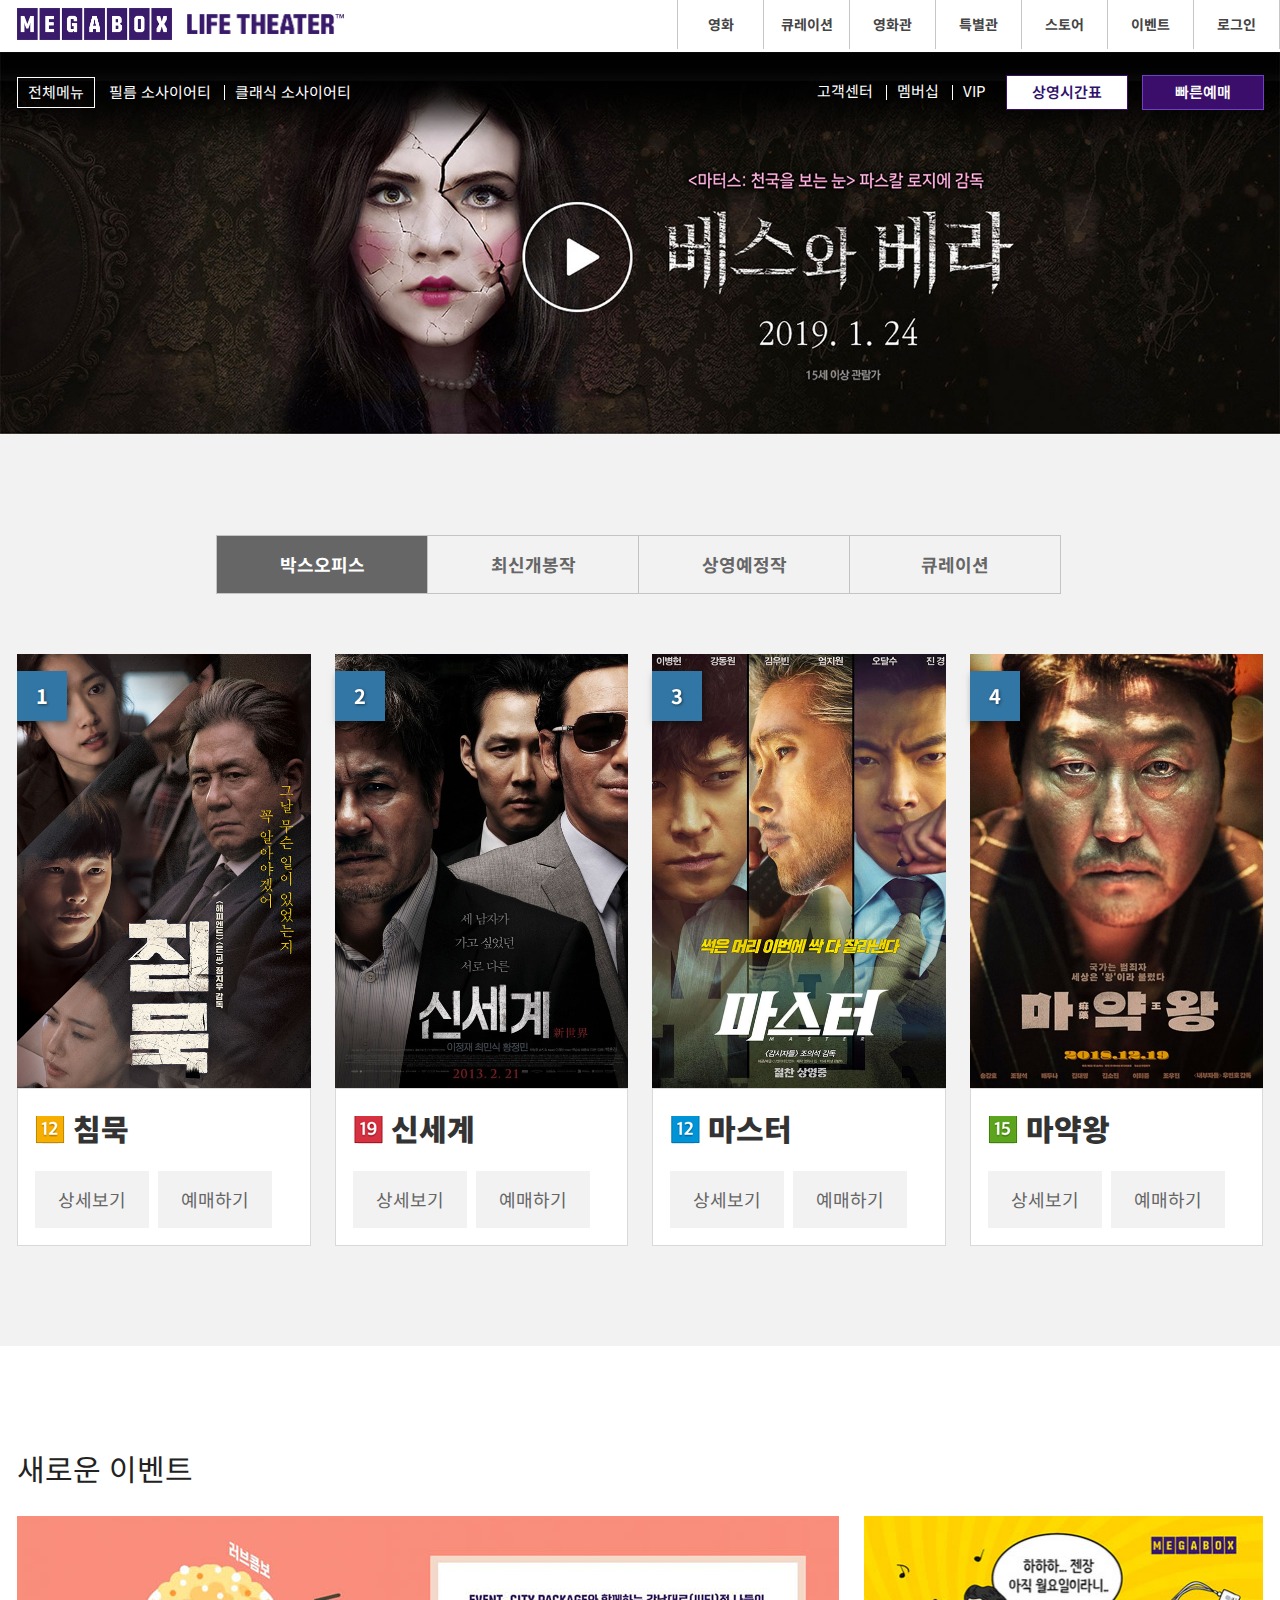
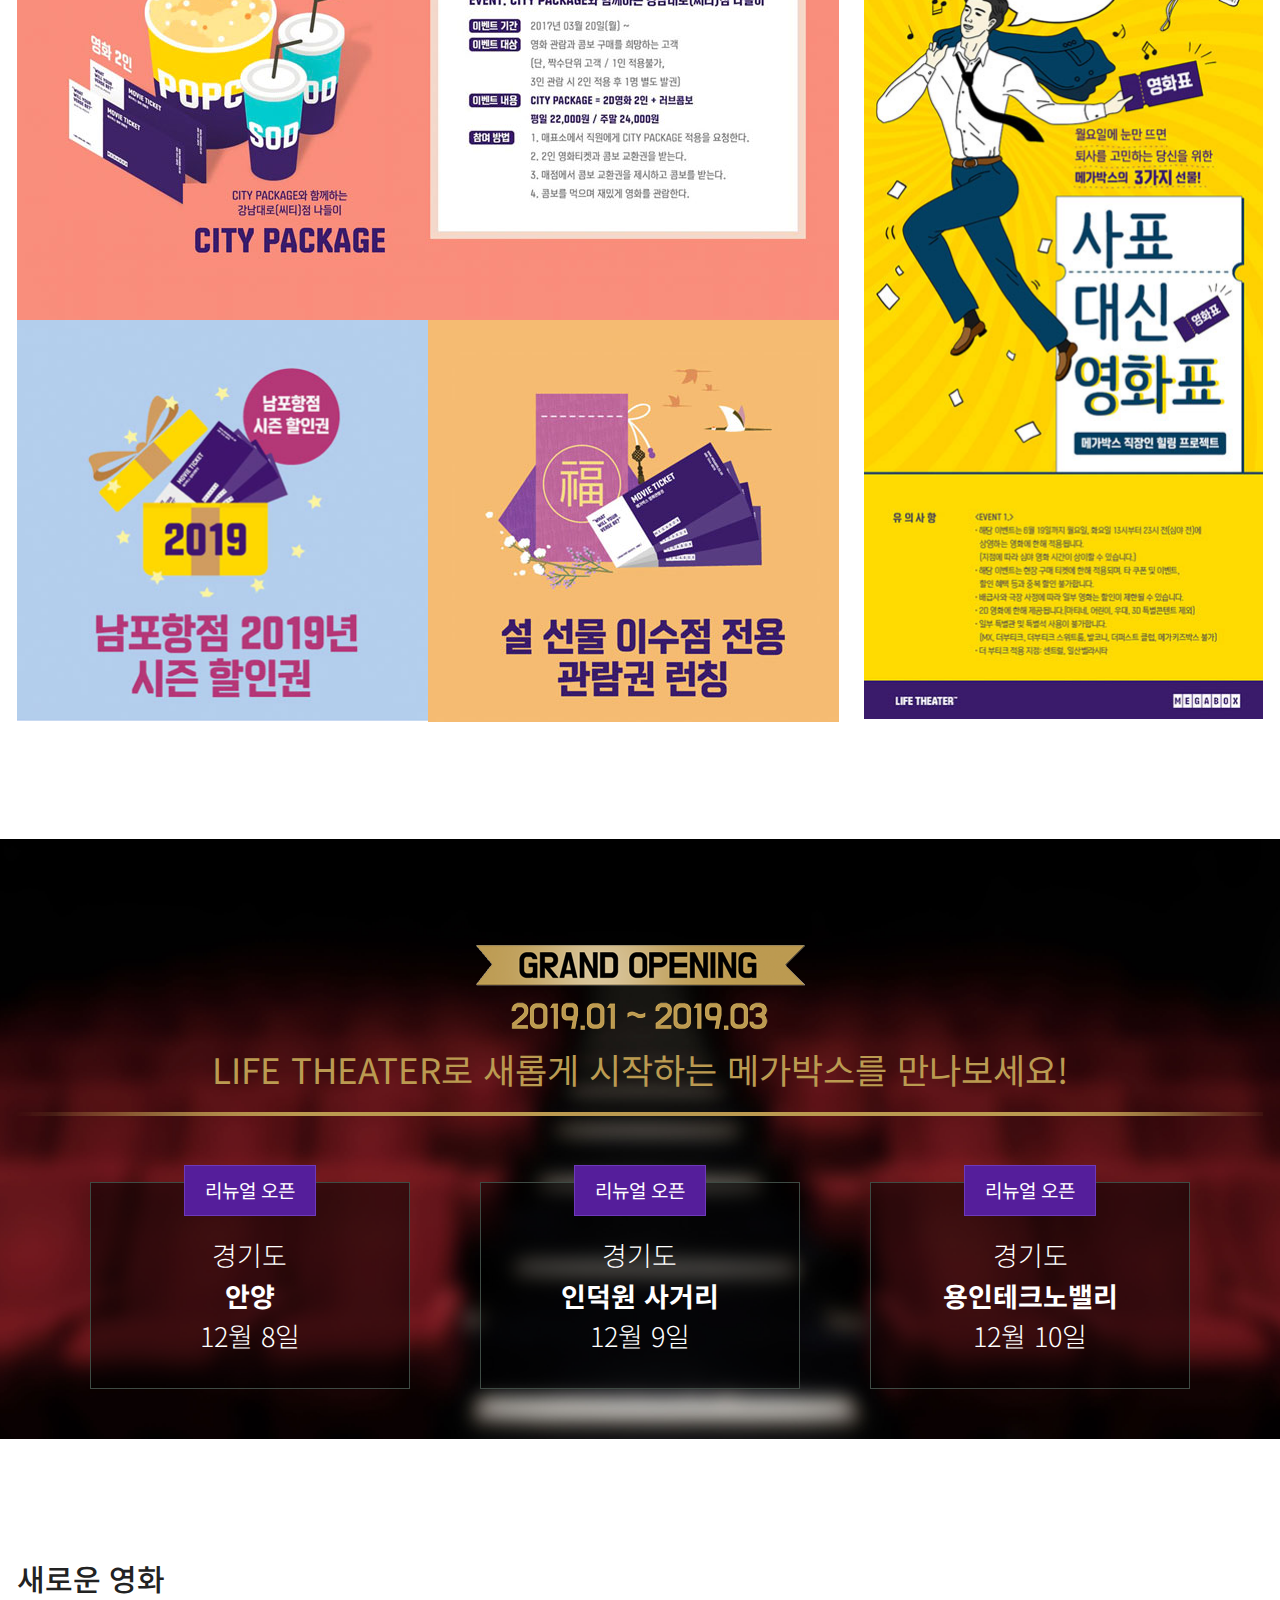
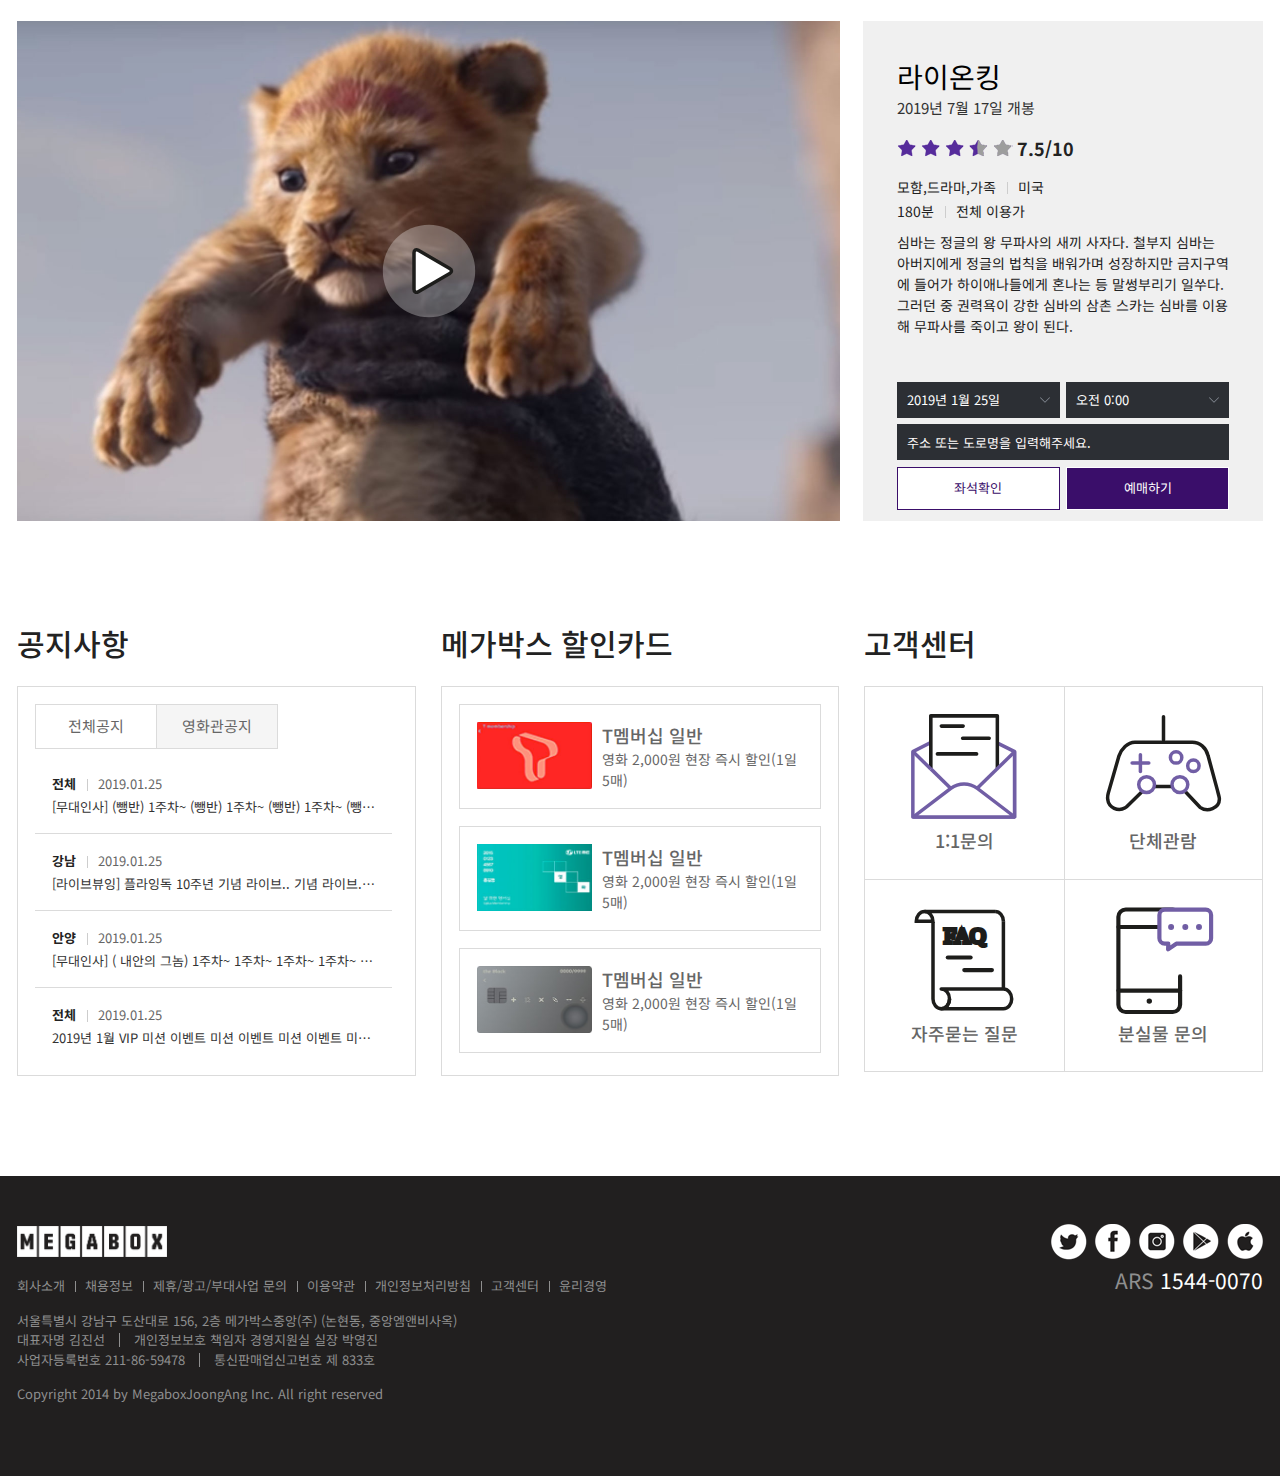
<file: index.html>
<!DOCTYPE html>
<html lang="ko">
<head>
    <meta charset="UTF-8">
    <meta name="viewport" content="width=device-width, initial-scale=1.0">
    <meta http-equiv="X-UA-Compatible" content="ie=edge">
    <meta name="author" content="insectfow">
    <meta name="description" content="메가박스 영화관 샘플 사이트입니다.">
    <meta name="keywords" content="메가박스, 영화, 최신영화, 영화관, CGV, 롯데시네마">
    <title>라이프시어터 메가박스</title>

    <!-- style -->
    <link rel="stylesheet" href="assets/css/reset.css">
    <link rel="stylesheet" href="assets/css/style.css">
    <link rel="stylesheet" href="assets/css/font-awesome.css">
    <link rel="stylesheet" href="assets/css/swiper.css">
    <link rel="stylesheet" href="assets/css/swiper.min.css">

    <script type="text/javascript" src="assets/js/jquery.min_1.12.4.js"></script>
    

    <!-- Facebook meta tags -->
    <meta property="og:type" content="article" />
    <meta property="og:title" content="라이프시어터 메가박스" />
    <meta property="og:url" content="http://richclub8.dothome.co.kr/responsive/html5/index.html" />
    <meta property="og:image" content="http://richclub8.dothome.co.kr/assets/ico/icon.png" />
    <meta property="og:site_name" content="반응형 사이트 만들기(site_name)" />
    <meta property="og:description" content="메가박스 영화관 샘플 사이트입니다." />

    <!-- twitter meta tags -->
    <meta name="twitter:card" content="summary_large_image" />
    <meta name="twitter:site" content="@webstoryboy" />
    <meta name="twitter:title" content="라이프시어터 메가박스" />
    <meta name="twitter:description" content="메가박스 영화관 샘플 사이트입니다." />
    <meta property="twitter:image" content="http://richclub8.dothome.co.kr/assets/ico/icon.png" />

    <!-- 파비콘 -->
    <link rel="shortcut icon" href="assets/icons/favicon-64.png">
    <link rel="apple-touch-icon-precomposed" href="assets/icons/favicon-152.png">
    <link rel="icon" href="assets/icons/favicon-152.png">
    <link rel="icon" href="assets/icons/favicon-16.png" sizes="16x16"> 
    <link rel="icon" href="assets/icons/favicon-32.png" sizes="32x32"> 
    <link rel="icon" href="assets/icons/favicon-48.png" sizes="48x48"> 
    <link rel="icon" href="assets/icons/favicon-64.png" sizes="64x64"> 
    <link rel="icon" href="assets/icons/favicon-128.png" sizes="128x128">

    <!-- 웹 폰트 -->
    <link href="https://fonts.googleapis.com/css?family=Noto+Sans+KR:100,300,400,500,700,900&amp;subset=korean" rel="stylesheet">
    
    <!-- HTML5shiv ie6~8 -->
    <!--[if lt IE 9]> 
        <script src="js/html5shiv.min.js"></script> 
        <script type="text/javascript">
        alert("현재 당신이 보는 브라우저는 지원하지 않습니다. 최신 브라우저로 업데이트해주세요!");
    </script>
    <![endif]-->



    
</head>
<body>
    <!-- 스킵 내비게이션 -->
    <div id="skip">
        <a rel="bookmark" href="#banner">배너 영역 바로가기</a>
        <a rel="bookmark" href="#movie">최신 영화 바로가기</a>
        <a rel="bookmark" href="#event">새로운 이벤트 바로가기</a>
        <a rel="bookmark" href="#new">새로운 영화 바로가기</a>
        <a rel="bookmark" href="#help">고객센터 바로가기</a>
    </div>
    <!-- //스킵 내비게이션 -->



    <!-- 모바일 메뉴 -->
    <nav id="mNav">
        <div class="ham-wrap">
            <div class="ham"><span></span></div>
        </div>
    </nav>



    <header id="header">
        <div class="container">
            <div class="row">
                <div class="header">
                    <h1>
                        <a href="#">
                            <em><img src="assets/img/logo.png" alt="MEGABOX"></em>
                            <strong><img src="assets/img/logo-sub.png" alt="LIFE THEATER"></strong>
                        </a>    
                    </h1>
                    <nav class="nav">
                        <ul class="clearfix">
                            <li><a href="#">영화</a></li>
                            <li><a href="custom/curation.html">큐레이션</a></li>
                            <li><a href="#">영화관</a></li>
                            <li><a href="#">특별관</a></li>
                            <li><a href="#">스토어</a></li>
                            <li><a href="#">이벤트</a></li>
                            <li><a href="#">로그인</a></li>
                        </ul>
                    </nav>
                </div>
            </div>            
        </div>   
    </header>
    <!-- //header -->

    <section id="banner">
        <div class="banner_menu">
            <h2 class="ir_su"> 배너 영역</h2>
            <div class="container">
                <div class="row">
                    <div class="bm_left">
                        <ul>
                            <li class="total"><a href="#">전체메뉴</a></li>
                            <li class="line"><a href="#">필름 소사이어티</a></li>
                            <li><a href="#">클래식 소사이어티</a></li>
                        </ul>
                    </div>
                </div>
                <div class="bm_right">
                    <ul>
                        <li class="line"><a href="custom/faq.html">고객센터</a></li>
                        <li class="line"><a href="custom/membership.html">멤버십</a></li>
                        <li><a href="#">VIP</a></li> 
                    </ul>
                    <ul class="btn_box">
                        <li class="box1"><a href="#">상영시간표</a></li>
                        <li class="box2"><a href="#">빠른예매</a></li>
                    </ul>
                </div>
            </div>
        </div>       
        <div class="slider">
            <div><img src="assets/img/main_slider01.jpg" alt="베스와 베라"></div>
        </div>
        
    </section>
    <!-- //banner -->

    <section id="movie">
        <h2 class="ir_su">최신 영화 정보</h2>
        <div class="container">
            <div class="row">
                <div class="movie">
                    <div class="movie_title">
                        <ul>
                            <li class="active"><a href="#">박스오피스</a></li>
                            <li><a href="#">최신개봉작</a></li>
                            <li><a href="#">상영예정작</a></li>
                            <li><a href="custom/curation.html">큐레이션</a></li>
                        </ul>
                    </div>
                    <div class="movie-container swiper-container">
                        <div class="movie_chart swiper-wrapper">
                            <div class="swiper-slide">
                                <div class="poster">
                                    <figure>
                                        <img class="img-normal" src="assets/img/poster01.jpg" alt="침묵">
                                        <img class="img-retina" src="assets/img/poster01@2.jpg" alt="침묵">
                                    </figure>
                                    
                                    <div class="rank"><strong>1</strong></div>
                                    <div class="mx ">
                                        <span class="icon m ir_pm">MX</span>
                                        <span class="icon b ir_pm">Boutique</span>
                                    </div>
                                </div>
                                <div class="infor">
                                    <h3><span class="icon all ir_pm">전체관람</span><strong> 침묵</strong></h3>
                                    <div class="infor_btn">
                                        <a href="#">상세보기</a>
                                        <a href="#">예매하기</a>
                                    </div>
                                </div>
                            </div>                        
                            <div class="swiper-slide">
                                <div class="poster">
                                        <figure>
                                            <img class="img-normal" src="assets/img/poster02.jpg" alt="신세계">
                                            <img class="img-retina" src="assets/img/poster02@2.jpg" alt="신세계">
                                        </figure>
                                        
                                        <div class="rank"><strong>2</strong></div>
                                        <div class="mx ir_pm">
                                            <span class="icon m">MX</span>
                                            <span class="icon b">Boutique</span>
                                        </div>
                                    </div>
                                <div class="infor">
                                    <h3><span class="icon a12 ir_pm">15세 이상 관람</span><strong> 신세계</strong></h3>
                                    <div class="infor_btn">
                                        <a href="#">상세보기</a>
                                        <a href="#">예매하기</a>
                                    </div>
                                </div>    
                            </div>
                            <div class="swiper-slide">
                                <div class="poster">
                                        <figure>
                                            <img class="img-normal" src="assets/img/poster03.jpg" alt="마스터">
                                            <img class="img-retina" src="assets/img/poster03@2.jpg" alt="마스터">
                                        </figure>
                                        
                                        <div class="rank"><strong>3</strong></div>
                                        <div class="mx ir_pm">
                                            <span class="icon m">MX</span>
                                            <span class="icon b">Boutique</span>
                                        </div>
                                </div>
                                <div class="infor">
                                    <h3><span class="icon a15 ir_pm">19세 이상 관람</span><strong> 마스터</strong></h3>
                                    <div class="infor_btn">
                                        <a href="#">상세보기</a>
                                        <a href="#">예매하기</a>
                                    </div>
                                </div>
                             </div>   
                            <div class="swiper-slide">
                                <div class="poster">
                                        <figure>
                                            <img class="img-normal" src="assets/img/poster04.jpg" alt="마약왕">
                                            <img class="img-retina" src="assets/img/poster04@2.jpg" alt="마약왕">
                                        </figure>
                                        
                                        <div class="rank"><strong>4</strong></div>
                                        <div class="mx ir_pm">
                                            <span class="icon m">MX</span>
                                            <span class="icon b">Boutique</span>
                                        </div>
                                    </div>
                                <div class="infor">
                                    <h3><span class="icon a19 ir_pm">12세 이상 관람</span><strong> 마약왕</strong></h3>
                                    <div class="infor_btn">
                                        <a href="#">상세보기</a>
                                        <a href="#">예매하기</a>
                                    </div>
                                </div>
                            </div>
                            <div class="swiper-slide">
                                <div class="poster">
                                        <figure>
                                            <img class="img-normal" src="assets/img/poster03.jpg" alt="마스터">
                                            <img class="img-retina" src="assets/img/poster03@2.jpg" alt="마스터">
                                        </figure>
                                        
                                        <div class="rank"><strong>3</strong></div>
                                        <div class="mx ir_pm">
                                            <span class="icon m">MX</span>
                                            <span class="icon b">Boutique</span>
                                        </div>
                                </div>
                                <div class="infor">
                                    <h3><span class="icon a15 ir_pm">19세 이상 관람</span><strong> 마스터</strong></h3>
                                    <div class="infor_btn">
                                        <a href="#">상세보기</a>
                                        <a href="#">예매하기</a>
                                    </div>
                                </div>
                            </div>
                            <div class="swiper-slide">
                                <div class="poster">
                                        <figure>
                                            <img class="img-normal" src="assets/img/poster03.jpg" alt="마스터">
                                            <img class="img-retina" src="assets/img/poster03@2.jpg" alt="마스터">
                                        </figure>
                                        
                                        <div class="rank"><strong>3</strong></div>
                                        <div class="mx ir_pm">
                                            <span class="icon m">MX</span>
                                            <span class="icon b">Boutique</span>
                                        </div>
                                </div>
                                <div class="infor">
                                    <h3><span class="icon a15 ir_pm">19세 이상 관람</span><strong> 마스터</strong></h3>
                                    <div class="infor_btn">
                                        <a href="#">상세보기</a>
                                        <a href="#">예매하기</a>
                                    </div>
                                </div>
                            </div>
                            <div class="swiper-slide">
                                <div class="poster">
                                        <figure>
                                            <img class="img-normal" src="assets/img/poster03.jpg" alt="마스터">
                                            <img class="img-retina" src="assets/img/poster03@2.jpg" alt="마스터">
                                        </figure>
                                        
                                        <div class="rank"><strong>3</strong></div>
                                        <div class="mx ir_pm">
                                            <span class="icon m">MX</span>
                                            <span class="icon b">Boutique</span>
                                        </div>
                                </div>
                                <div class="infor">
                                    <h3><span class="icon a15 ir_pm">19세 이상 관람</span><strong> 마스터</strong></h3>
                                    <div class="infor_btn">
                                        <a href="#">상세보기</a>
                                        <a href="#">예매하기</a>
                                    </div>
                                </div>
                            </div>
                            <div class="swiper-slide">
                                <div class="poster">
                                        <figure>
                                            <img class="img-normal" src="assets/img/poster03.jpg" alt="마스터">
                                            <img class="img-retina" src="assets/img/poster03@2.jpg" alt="마스터">
                                        </figure>
                                        
                                        <div class="rank"><strong>3</strong></div>
                                        <div class="mx ir_pm">
                                            <span class="icon m">MX</span>
                                            <span class="icon b">Boutique</span>
                                        </div>
                                </div>
                                <div class="infor">
                                    <h3><span class="icon a15 ir_pm">19세 이상 관람</span><strong> 마스터</strong></h3>
                                    <div class="infor_btn">
                                        <a href="#">상세보기</a>
                                        <a href="#">예매하기</a>
                                    </div>
                                </div>
                            </div>
                        </div>
                    </div>
                    <div class="movie-container swiper-container">
                        <div class="movie_chart swiper-wrapper">
                            <div class="swiper-slide">
                                <div class="poster">
                                    <figure>
                                        <img class="img-normal" src="assets/img/poster01.jpg" alt="침묵">
                                        <img class="img-retina" src="assets/img/poster01@2.jpg" alt="침묵">
                                    </figure>
                                    
                                    <div class="rank"><strong>1</strong></div>
                                    <div class="mx ">
                                        <span class="icon m ir_pm">MX</span>
                                        <span class="icon b ir_pm">Boutique</span>
                                    </div>
                                </div>
                                <div class="infor">
                                    <h3><span class="icon all ir_pm">전체관람</span><strong> 침묵</strong></h3>
                                    <div class="infor_btn">
                                        <a href="#">상세보기</a>
                                        <a href="#">예매하기</a>
                                    </div>
                                </div>
                            </div>                        
                            <div class="swiper-slide">
                                <div class="poster">
                                        <figure>
                                            <img class="img-normal" src="assets/img/poster02.jpg" alt="신세계">
                                            <img class="img-retina" src="assets/img/poster02@2.jpg" alt="신세계">
                                        </figure>
                                        
                                        <div class="rank"><strong>2</strong></div>
                                        <div class="mx ir_pm">
                                            <span class="icon m">MX</span>
                                            <span class="icon b">Boutique</span>
                                        </div>
                                    </div>
                                <div class="infor">
                                    <h3><span class="icon a12 ir_pm">15세 이상 관람</span><strong> 신세계</strong></h3>
                                    <div class="infor_btn">
                                        <a href="#">상세보기</a>
                                        <a href="#">예매하기</a>
                                    </div>
                                </div>    
                            </div>
                            <div class="swiper-slide">
                                <div class="poster">
                                        <figure>
                                            <img class="img-normal" src="assets/img/poster03.jpg" alt="마스터">
                                            <img class="img-retina" src="assets/img/poster03@2.jpg" alt="마스터">
                                        </figure>
                                        
                                        <div class="rank"><strong>3</strong></div>
                                        <div class="mx ir_pm">
                                            <span class="icon m">MX</span>
                                            <span class="icon b">Boutique</span>
                                        </div>
                                </div>
                                <div class="infor">
                                    <h3><span class="icon a15 ir_pm">19세 이상 관람</span><strong> 마스터</strong></h3>
                                    <div class="infor_btn">
                                        <a href="#">상세보기</a>
                                        <a href="#">예매하기</a>
                                    </div>
                                </div>
                             </div>   
                            <div class="swiper-slide">
                                <div class="poster">
                                        <figure>
                                            <img class="img-normal" src="assets/img/poster04.jpg" alt="마약왕">
                                            <img class="img-retina" src="assets/img/poster04@2.jpg" alt="마약왕">
                                        </figure>
                                        
                                        <div class="rank"><strong>4</strong></div>
                                        <div class="mx ir_pm">
                                            <span class="icon m">MX</span>
                                            <span class="icon b">Boutique</span>
                                        </div>
                                    </div>
                                <div class="infor">
                                    <h3><span class="icon a19 ir_pm">12세 이상 관람</span><strong> 마약왕</strong></h3>
                                    <div class="infor_btn">
                                        <a href="#">상세보기</a>
                                        <a href="#">예매하기</a>
                                    </div>
                                </div>
                            </div>
                            <div class="swiper-slide">
                                <div class="poster">
                                        <figure>
                                            <img class="img-normal" src="assets/img/poster03.jpg" alt="마스터">
                                            <img class="img-retina" src="assets/img/poster03@2.jpg" alt="마스터">
                                        </figure>
                                        
                                        <div class="rank"><strong>3</strong></div>
                                        <div class="mx ir_pm">
                                            <span class="icon m">MX</span>
                                            <span class="icon b">Boutique</span>
                                        </div>
                                </div>
                                <div class="infor">
                                    <h3><span class="icon a15 ir_pm">19세 이상 관람</span><strong> 마스터</strong></h3>
                                    <div class="infor_btn">
                                        <a href="#">상세보기</a>
                                        <a href="#">예매하기</a>
                                    </div>
                                </div>
                            </div>
                            <div class="swiper-slide">
                                <div class="poster">
                                        <figure>
                                            <img class="img-normal" src="assets/img/poster03.jpg" alt="마스터">
                                            <img class="img-retina" src="assets/img/poster03@2.jpg" alt="마스터">
                                        </figure>
                                        
                                        <div class="rank"><strong>3</strong></div>
                                        <div class="mx ir_pm">
                                            <span class="icon m">MX</span>
                                            <span class="icon b">Boutique</span>
                                        </div>
                                </div>
                                <div class="infor">
                                    <h3><span class="icon a15 ir_pm">19세 이상 관람</span><strong> 마스터</strong></h3>
                                    <div class="infor_btn">
                                        <a href="#">상세보기</a>
                                        <a href="#">예매하기</a>
                                    </div>
                                </div>
                            </div>
                            <div class="swiper-slide">
                                <div class="poster">
                                        <figure>
                                            <img class="img-normal" src="assets/img/poster03.jpg" alt="마스터">
                                            <img class="img-retina" src="assets/img/poster03@2.jpg" alt="마스터">
                                        </figure>
                                        
                                        <div class="rank"><strong>3</strong></div>
                                        <div class="mx ir_pm">
                                            <span class="icon m">MX</span>
                                            <span class="icon b">Boutique</span>
                                        </div>
                                </div>
                                <div class="infor">
                                    <h3><span class="icon a15 ir_pm">19세 이상 관람</span><strong> 마스터</strong></h3>
                                    <div class="infor_btn">
                                        <a href="#">상세보기</a>
                                        <a href="#">예매하기</a>
                                    </div>
                                </div>
                            </div>
                            <div class="swiper-slide">
                                <div class="poster">
                                        <figure>
                                            <img class="img-normal" src="assets/img/poster03.jpg" alt="마스터">
                                            <img class="img-retina" src="assets/img/poster03@2.jpg" alt="마스터">
                                        </figure>
                                        
                                        <div class="rank"><strong>3</strong></div>
                                        <div class="mx ir_pm">
                                            <span class="icon m">MX</span>
                                            <span class="icon b">Boutique</span>
                                        </div>
                                </div>
                                <div class="infor">
                                    <h3><span class="icon a15 ir_pm">19세 이상 관람</span><strong> 마스터</strong></h3>
                                    <div class="infor_btn">
                                        <a href="#">상세보기</a>
                                        <a href="#">예매하기</a>
                                    </div>
                                </div>
                            </div>
                        </div>
                    </div>
                    <div class="movie-container swiper-container">
                        <div class="movie_chart swiper-wrapper">
                            <div class="swiper-slide">
                                <div class="poster">
                                    <figure>
                                        <img class="img-normal" src="assets/img/poster01.jpg" alt="침묵">
                                        <img class="img-retina" src="assets/img/poster01@2.jpg" alt="침묵">
                                    </figure>
                                    
                                    <div class="rank"><strong>1</strong></div>
                                    <div class="mx ">
                                        <span class="icon m ir_pm">MX</span>
                                        <span class="icon b ir_pm">Boutique</span>
                                    </div>
                                </div>
                                <div class="infor">
                                    <h3><span class="icon all ir_pm">전체관람</span><strong> 침묵</strong></h3>
                                    <div class="infor_btn">
                                        <a href="#">상세보기</a>
                                        <a href="#">예매하기</a>
                                    </div>
                                </div>
                            </div>                        
                            <div class="swiper-slide">
                                <div class="poster">
                                        <figure>
                                            <img class="img-normal" src="assets/img/poster02.jpg" alt="신세계">
                                            <img class="img-retina" src="assets/img/poster02@2.jpg" alt="신세계">
                                        </figure>
                                        
                                        <div class="rank"><strong>2</strong></div>
                                        <div class="mx ir_pm">
                                            <span class="icon m">MX</span>
                                            <span class="icon b">Boutique</span>
                                        </div>
                                    </div>
                                <div class="infor">
                                    <h3><span class="icon a12 ir_pm">15세 이상 관람</span><strong> 신세계</strong></h3>
                                    <div class="infor_btn">
                                        <a href="#">상세보기</a>
                                        <a href="#">예매하기</a>
                                    </div>
                                </div>    
                            </div>
                            <div class="swiper-slide">
                                <div class="poster">
                                        <figure>
                                            <img class="img-normal" src="assets/img/poster03.jpg" alt="마스터">
                                            <img class="img-retina" src="assets/img/poster03@2.jpg" alt="마스터">
                                        </figure>
                                        
                                        <div class="rank"><strong>3</strong></div>
                                        <div class="mx ir_pm">
                                            <span class="icon m">MX</span>
                                            <span class="icon b">Boutique</span>
                                        </div>
                                </div>
                                <div class="infor">
                                    <h3><span class="icon a15 ir_pm">19세 이상 관람</span><strong> 마스터</strong></h3>
                                    <div class="infor_btn">
                                        <a href="#">상세보기</a>
                                        <a href="#">예매하기</a>
                                    </div>
                                </div>
                             </div>   
                            <div class="swiper-slide">
                                <div class="poster">
                                        <figure>
                                            <img class="img-normal" src="assets/img/poster04.jpg" alt="마약왕">
                                            <img class="img-retina" src="assets/img/poster04@2.jpg" alt="마약왕">
                                        </figure>
                                        
                                        <div class="rank"><strong>4</strong></div>
                                        <div class="mx ir_pm">
                                            <span class="icon m">MX</span>
                                            <span class="icon b">Boutique</span>
                                        </div>
                                    </div>
                                <div class="infor">
                                    <h3><span class="icon a19 ir_pm">12세 이상 관람</span><strong> 마약왕</strong></h3>
                                    <div class="infor_btn">
                                        <a href="#">상세보기</a>
                                        <a href="#">예매하기</a>
                                    </div>
                                </div>
                            </div>
                            <div class="swiper-slide">
                                <div class="poster">
                                        <figure>
                                            <img class="img-normal" src="assets/img/poster03.jpg" alt="마스터">
                                            <img class="img-retina" src="assets/img/poster03@2.jpg" alt="마스터">
                                        </figure>
                                        
                                        <div class="rank"><strong>3</strong></div>
                                        <div class="mx ir_pm">
                                            <span class="icon m">MX</span>
                                            <span class="icon b">Boutique</span>
                                        </div>
                                </div>
                                <div class="infor">
                                    <h3><span class="icon a15 ir_pm">19세 이상 관람</span><strong> 마스터</strong></h3>
                                    <div class="infor_btn">
                                        <a href="#">상세보기</a>
                                        <a href="#">예매하기</a>
                                    </div>
                                </div>
                            </div>
                            <div class="swiper-slide">
                                <div class="poster">
                                        <figure>
                                            <img class="img-normal" src="assets/img/poster03.jpg" alt="마스터">
                                            <img class="img-retina" src="assets/img/poster03@2.jpg" alt="마스터">
                                        </figure>
                                        
                                        <div class="rank"><strong>3</strong></div>
                                        <div class="mx ir_pm">
                                            <span class="icon m">MX</span>
                                            <span class="icon b">Boutique</span>
                                        </div>
                                </div>
                                <div class="infor">
                                    <h3><span class="icon a15 ir_pm">19세 이상 관람</span><strong> 마스터</strong></h3>
                                    <div class="infor_btn">
                                        <a href="#">상세보기</a>
                                        <a href="#">예매하기</a>
                                    </div>
                                </div>
                            </div>
                            <div class="swiper-slide">
                                <div class="poster">
                                        <figure>
                                            <img class="img-normal" src="assets/img/poster03.jpg" alt="마스터">
                                            <img class="img-retina" src="assets/img/poster03@2.jpg" alt="마스터">
                                        </figure>
                                        
                                        <div class="rank"><strong>3</strong></div>
                                        <div class="mx ir_pm">
                                            <span class="icon m">MX</span>
                                            <span class="icon b">Boutique</span>
                                        </div>
                                </div>
                                <div class="infor">
                                    <h3><span class="icon a15 ir_pm">19세 이상 관람</span><strong> 마스터</strong></h3>
                                    <div class="infor_btn">
                                        <a href="#">상세보기</a>
                                        <a href="#">예매하기</a>
                                    </div>
                                </div>
                            </div>
                            <div class="swiper-slide">
                                <div class="poster">
                                        <figure>
                                            <img class="img-normal" src="assets/img/poster03.jpg" alt="마스터">
                                            <img class="img-retina" src="assets/img/poster03@2.jpg" alt="마스터">
                                        </figure>
                                        
                                        <div class="rank"><strong>3</strong></div>
                                        <div class="mx ir_pm">
                                            <span class="icon m">MX</span>
                                            <span class="icon b">Boutique</span>
                                        </div>
                                </div>
                                <div class="infor">
                                    <h3><span class="icon a15 ir_pm">19세 이상 관람</span><strong> 마스터</strong></h3>
                                    <div class="infor_btn">
                                        <a href="#">상세보기</a>
                                        <a href="#">예매하기</a>
                                    </div>
                                </div>
                            </div>
                        </div>
                    </div>
                    <div class="movie-container swiper-container">
                        <div class="movie_chart swiper-wrapper">
                            <div class="swiper-slide">
                                <div class="poster">
                                    <figure>
                                        <img class="img-normal" src="assets/img/poster01.jpg" alt="침묵">
                                        <img class="img-retina" src="assets/img/poster01@2.jpg" alt="침묵">
                                    </figure>
                                    
                                    <div class="rank"><strong>1</strong></div>
                                    <div class="mx ">
                                        <span class="icon m ir_pm">MX</span>
                                        <span class="icon b ir_pm">Boutique</span>
                                    </div>
                                </div>
                                <div class="infor">
                                    <h3><span class="icon all ir_pm">전체관람</span><strong> 침묵</strong></h3>
                                    <div class="infor_btn">
                                        <a href="#">상세보기</a>
                                        <a href="#">예매하기</a>
                                    </div>
                                </div>
                            </div>                        
                            <div class="swiper-slide">
                                <div class="poster">
                                        <figure>
                                            <img class="img-normal" src="assets/img/poster02.jpg" alt="신세계">
                                            <img class="img-retina" src="assets/img/poster02@2.jpg" alt="신세계">
                                        </figure>
                                        
                                        <div class="rank"><strong>2</strong></div>
                                        <div class="mx ir_pm">
                                            <span class="icon m">MX</span>
                                            <span class="icon b">Boutique</span>
                                        </div>
                                    </div>
                                <div class="infor">
                                    <h3><span class="icon a12 ir_pm">15세 이상 관람</span><strong> 신세계</strong></h3>
                                    <div class="infor_btn">
                                        <a href="#">상세보기</a>
                                        <a href="#">예매하기</a>
                                    </div>
                                </div>    
                            </div>
                            <div class="swiper-slide">
                                <div class="poster">
                                        <figure>
                                            <img class="img-normal" src="assets/img/poster03.jpg" alt="마스터">
                                            <img class="img-retina" src="assets/img/poster03@2.jpg" alt="마스터">
                                        </figure>
                                        
                                        <div class="rank"><strong>3</strong></div>
                                        <div class="mx ir_pm">
                                            <span class="icon m">MX</span>
                                            <span class="icon b">Boutique</span>
                                        </div>
                                </div>
                                <div class="infor">
                                    <h3><span class="icon a15 ir_pm">19세 이상 관람</span><strong> 마스터</strong></h3>
                                    <div class="infor_btn">
                                        <a href="#">상세보기</a>
                                        <a href="#">예매하기</a>
                                    </div>
                                </div>
                             </div>   
                            <div class="swiper-slide">
                                <div class="poster">
                                        <figure>
                                            <img class="img-normal" src="assets/img/poster04.jpg" alt="마약왕">
                                            <img class="img-retina" src="assets/img/poster04@2.jpg" alt="마약왕">
                                        </figure>
                                        
                                        <div class="rank"><strong>4</strong></div>
                                        <div class="mx ir_pm">
                                            <span class="icon m">MX</span>
                                            <span class="icon b">Boutique</span>
                                        </div>
                                    </div>
                                <div class="infor">
                                    <h3><span class="icon a19 ir_pm">12세 이상 관람</span><strong> 마약왕</strong></h3>
                                    <div class="infor_btn">
                                        <a href="#">상세보기</a>
                                        <a href="#">예매하기</a>
                                    </div>
                                </div>
                            </div>
                            <div class="swiper-slide">
                                <div class="poster">
                                        <figure>
                                            <img class="img-normal" src="assets/img/poster03.jpg" alt="마스터">
                                            <img class="img-retina" src="assets/img/poster03@2.jpg" alt="마스터">
                                        </figure>
                                        
                                        <div class="rank"><strong>3</strong></div>
                                        <div class="mx ir_pm">
                                            <span class="icon m">MX</span>
                                            <span class="icon b">Boutique</span>
                                        </div>
                                </div>
                                <div class="infor">
                                    <h3><span class="icon a15 ir_pm">19세 이상 관람</span><strong> 마스터</strong></h3>
                                    <div class="infor_btn">
                                        <a href="#">상세보기</a>
                                        <a href="#">예매하기</a>
                                    </div>
                                </div>
                            </div>
                            <div class="swiper-slide">
                                <div class="poster">
                                        <figure>
                                            <img class="img-normal" src="assets/img/poster03.jpg" alt="마스터">
                                            <img class="img-retina" src="assets/img/poster03@2.jpg" alt="마스터">
                                        </figure>
                                        
                                        <div class="rank"><strong>3</strong></div>
                                        <div class="mx ir_pm">
                                            <span class="icon m">MX</span>
                                            <span class="icon b">Boutique</span>
                                        </div>
                                </div>
                                <div class="infor">
                                    <h3><span class="icon a15 ir_pm">19세 이상 관람</span><strong> 마스터</strong></h3>
                                    <div class="infor_btn">
                                        <a href="#">상세보기</a>
                                        <a href="#">예매하기</a>
                                    </div>
                                </div>
                            </div>
                            <div class="swiper-slide">
                                <div class="poster">
                                        <figure>
                                            <img class="img-normal" src="assets/img/poster03.jpg" alt="마스터">
                                            <img class="img-retina" src="assets/img/poster03@2.jpg" alt="마스터">
                                        </figure>
                                        
                                        <div class="rank"><strong>3</strong></div>
                                        <div class="mx ir_pm">
                                            <span class="icon m">MX</span>
                                            <span class="icon b">Boutique</span>
                                        </div>
                                </div>
                                <div class="infor">
                                    <h3><span class="icon a15 ir_pm">19세 이상 관람</span><strong> 마스터</strong></h3>
                                    <div class="infor_btn">
                                        <a href="#">상세보기</a>
                                        <a href="#">예매하기</a>
                                    </div>
                                </div>
                            </div>
                            <div class="swiper-slide">
                                <div class="poster">
                                        <figure>
                                            <img class="img-normal" src="assets/img/poster03.jpg" alt="마스터">
                                            <img class="img-retina" src="assets/img/poster03@2.jpg" alt="마스터">
                                        </figure>
                                        
                                        <div class="rank"><strong>3</strong></div>
                                        <div class="mx ir_pm">
                                            <span class="icon m">MX</span>
                                            <span class="icon b">Boutique</span>
                                        </div>
                                </div>
                                <div class="infor">
                                    <h3><span class="icon a15 ir_pm">19세 이상 관람</span><strong> 마스터</strong></h3>
                                    <div class="infor_btn">
                                        <a href="#">상세보기</a>
                                        <a href="#">예매하기</a>
                                    </div>
                                </div>
                            </div>
                        </div>
                    </div>
                </div>
            </div>
        </div>
    </section>
    <!-- //movie -->

    <section id="event">        
        <div class="container">
            <div class="row">
                <div class="event">
                    <h2><em>새로운 이벤트</em></h2>
                    <div class="event_left">
                        <div class="even_slider">
                            <figure>
                                <img class="img-normal" src="assets/img/event01.jpg" alt="시티 패키지">
                                <img class="img-retina" src="assets/img/event01@2.jpg" alt="시티 패키지">
                            </figure>
                            <figure class="event_down">
                                <img class="img-normal" src="assets/img/event02.jpg" alt="남포항점 2019 시즌할인권">
                                <img class="img-retina" src="assets/img/event02@2.jpg" alt="남포항점 2019 시즌할인권">
                            </figure>
                            <figure class="event_down">
                                <img class="img-normal" src="assets/img/event03.jpg" alt="설 선물 이수점 전용 관람권 런칭">
                                <img class="img-retina" src="assets/img/event03@2.jpg" alt="설 선물 이수점 전용 관람권 런칭">
                            </figure>                            
                        </div>
                    </div>
                    <figure class="event_right">
                        <img class="img-normal" src="assets/img/event04.jpg" alt="사표 대신 영화표">
                        <img class="img-retina" src="assets/img/event04@2.jpg" alt="사표 대신 영화표">
                    </figure>
                </div>
            </div>
        </div>
    </section>
    <!--// event  -->

    <section id="opening">
        <div class="container">
            <div class="row">
                <div class="opening">
                    <h2><span class="icon grand ir_pm">Grand Opening</span></h2>
                    <strong class="icon date ir_pm">2019.01 ~ 2019.03</strong>
                    <p class="desc">LIFE THEATER로 새롭게 시작하는 메가박스를 만나보세요!</p>
                    <div class="open_box">
                        <div>
                            <h3>리뉴얼 오픈</h3>
                            <p><em>경기도</em><strong>안양</strong>12월 8일</p>
                        </div>
                        <div>
                            <h3>리뉴얼 오픈</h3>
                            <p><em>경기도</em><strong>인덕원 사거리</strong>12월 9일</p>
                        </div>
                        <div>
                            <h3>리뉴얼 오픈</h3>
                            <p><em>경기도</em><strong>용인테크노밸리</strong>12월 10일</p>
                        </div>
                    </div>
                </div>
            </div>
        </div>
    </section>
    <!--//opening -->

    <section id="new">
        <div class="container">
            <div class="row">
                <div class="new">
                    <h2><em>새로운 영화</em></h2>
                    <div class="new_left">
                        <!-- <figure>
                            <img src="assets/img/new01.jpg" alt="새로운영화">
                        </figure> -->                        
                        <div class="play">
                            <svg version="1.1" id="Layer_1" xmlns="http://www.w3.org/2000/svg" xmlns:xlink="http://www.w3.org/1999/xlink" x="0px" y="0px"
                                 viewBox="0 0 120 120" style="enable-background:new 0 0 120 120;" xml:space="preserve">                            
                            <circle class="st0" cx="60" cy="60" r="46.2"/>                            
                            <path class="st1" d="M80.7,57.5c2.4,1.4,2.4,3.6,0,5L49.3,80.7c-2.4,1.4-4.3,0.3-4.3-2.5l0-36.4c0-2.8,1.9-3.9,4.3-2.5L80.7,57.5z"
                                />                            
                            </svg>
                        </div>
                    </div>
                    <div class="new_right">
                        <h3 class="title">라이온킹</h3>
                        <span class="release">2019년 7월 17일 개봉</span>
                        <div class="star">
                            <span class="icon star1"></span>
                            <span class="icon star1"></span>
                            <span class="icon star1"></span>
                            <span class="icon star2"></span>
                            <span class="icon star0"></span>
                            <strong>7.5/10</strong>
                        </div>
                        <ul class="summary">
                            <li class="genre"><span class="bar">모함,드라마,가족</span><span>미국</span></li>
                            <li class="age"><span class="bar">180분</span><span>전체 이용가</span></li>
                            <li class="desc">심바는 정글의 왕 무파사의 새끼 사자다. 철부지 심바는 아버지에게 정글의 법칙을 배워가며 성장하지만 금지구역에 들어가 하이애나들에게 혼나는 등 말썽부리기 일쑤다. 그러던 중 권력욕이 강한 심바의 삼촌 스카는 심바를 이용해 무파사를 죽이고 왕이 된다.</li>
                        </ul>
                        <div class="select">
                            <div class="s1">
                                <label for="udate" class="ir_su">날짜</label>
                                <input type="text" id="udate" name="udate" value="2019년 1월 25일" class="ui_select2 ui_select">
                            </div>
                            <div class="s2">
                                <label for="udate" class="ir_su">시간</label>
                                <select id="utime" name="utime" class="ui_select2 ui_select">
                                    <option value="오전 0:00">오전 0:00</option>
                                    <option value="오전 1:00">오전 1:00</option>
                                    <option value="오전 2:00">오전 2:00</option>
                                    <option value="오전 3:00">오전 3:00</option>
                                    <option value="오전 4:00">오전 4:00</option>
                                    <option value="오전 5:00">오전 5:00</option>
                                    <option value="오전 6:00">오전 6:00</option>
                                    <option value="오전 7:00">오전 7:00</option>
                                    <option value="오전 8:00">오전 8:00</option>
                                    <option value="오전 9:00">오전 9:00</option>
                                    <option value="오전 10:00">오전 10:00</option>
                                    <option value="오전 11:00">오전 11:00</option>
                                    <option value="오전 12:00">오전 12:00</option>
                                    <option value="오후 1:00">오후 1:00</option>
                                    <option value="오후 2:00">오후 2:00</option>
                                    <option value="오후 3:00">오후 3:00</option>
                                    <option value="오후 4:00">오후 4:00</option>
                                    <option value="오후 5:00">오후 5:00</option>
                                    <option value="오후 6:00">오후 6:00</option>
                                    <option value="오후 7:00">오후 7:00</option>
                                    <option value="오후 8:00">오후 8:00</option>
                                    <option value="오후 9:00">오후 9:00</option>
                                    <option value="오후 10:00">오후 10:00</option>
                                    <option value="오후 11:00">오후 11:00</option>
                                    <option value="오후 12:00">오후 12:00</option>
                                </select>
                            </div>
                            <div class="s3">
                                <label for="utext" class="ir_su">주소 또는 도로명을 입력해주세요.</label>
                                <input type="text" id="utext" name="utext" class="ui_input3 " placeholder="주소 또는 도로명을 입력해주세요.">
                            </div>                            
                        </div>
                        <div class="btn">
                            <a href="#" class="white">좌석확인</a>
                            <a href="#" class="purple">예매하기</a>
                        </div>
                    </div>
                </div>
            </div>
        </div>
    </section>
    <!--//new -->

    <section id="help">
        <div class="container">
            <div class="row">
                <div class="help clearfix">
                    <article class="help_box1">
                        <h3><em>공지사항</em></h3>
                        <div>
                            <div class="notice">
                                <ul>
                                    <li class="active"><a href="#">전체공지</a>
                                        <ul class="cont">                                    
                                            <li>
                                                <dl>
                                                    <dt><strong class="bar">전체</strong><em>2019.01.25</em></dt>
                                                    <dd>[무대인사] (뺑반) 1주차~ (뺑반) 1주차~ (뺑반) 1주차~ (뺑반) 1주차~</dd>
                                                </dl>
                                            </li>
                                            <li>
                                                <dl>
                                                    <dt><strong class="bar">강남</strong><em>2019.01.25</em></dt>
                                                    <dd>[라이브뷰잉] 플라잉독 10주년 기념 라이브.. 기념 라이브.. 기념 라이브..</dd>
                                                </dl>
                                            </li>
                                            <li>
                                                <dl>
                                                    <dt><strong class="bar">안양</strong><em>2019.01.25</em></dt>
                                                    <dd>[무대인사] ( 내안의 그놈) 1주차~ 1주차~ 1주차~ 1주차~ 1주차~ 1주차~</dd>
                                                </dl>
                                            </li>
                                            <li>
                                                <dl>
                                                    <dt><strong class="bar">전체</strong><em>2019.01.25</em></dt>
                                                    <dd>2019년 1월 VIP 미션 이벤트 미션 이벤트 미션 이벤트 미션 이벤트 미션 이벤트</dd>
                                                </dl>
                                            </li>
                                        </ul>
                                    </li>
                                    <li><a href="#">영화관공지</a>
                                        <ul style="display: none"  class="cont"> 
                                            <li>
                                                <dl>
                                                    <dt><strong class="bar">강남</strong><em>2019.01.25</em></dt>
                                                    <dd>[라이브뷰잉] 플라잉독 10주년 기념 라이브.. 기념 라이브.. 기념 라이브..</dd>
                                                </dl>
                                            </li>
                                            <li>
                                                <dl>
                                                    <dt><strong class="bar">안양</strong><em>2019.01.25</em></dt>
                                                    <dd>[무대인사] ( 내안의 그놈) 1주차~ 1주차~ 1주차~ 1주차~ 1주차~ 1주차~</dd>
                                                </dl>
                                            </li>
                                            <li>
                                                <dl>
                                                    <dt><strong class="bar">전체</strong><em>2019.01.25</em></dt>
                                                    <dd>2019년 1월 VIP 미션 이벤트 미션 이벤트 미션 이벤트 미션 이벤트 미션 이벤트</dd>
                                                </dl>
                                            </li>
                                            <li>
                                                <dl>
                                                    <dt><strong class="bar">전체</strong><em>2019.01.25</em></dt>
                                                    <dd>[무대인사] (뺑반) 1주차~ (뺑반) 1주차~ (뺑반) 1주차~ (뺑반) 1주차~</dd>
                                                </dl>
                                            </li>
                                        </ul>
                                    </li>
                                </ul>                                                               
                            </div>
                        </div>
                    </article>
                    <article class="help_box2">
                        <h3><em>메가박스 할인카드</em></h3>
                        <div class="card">
                            <ul>
                                <li>
                                    <a href="#">                                        
                                        <span><img src="assets/img/card1.jpg" alt="카드1"></span>
                                        <strong>T멤버십 일반</strong>
                                        <em>영화 2,000원 현장 즉시 할인(1일 5매)</em>
                                    </a>
                                </li>
                                <li>
                                    <a href="#">
                                        <span><img src="assets/img/card2.jpg" alt="카드2"></span>
                                        <strong>T멤버십 일반</strong>
                                        <em>영화 2,000원 현장 즉시 할인(1일 5매)</em>
                                    </a>
                                </li>
                                <li>
                                    <a href="#">
                                        <span><img src="assets/img/card3.jpg" alt="카드3"></span>
                                        <strong>T멤버십 일반</strong>
                                        <em>영화 2,000원 현장 즉시 할인(1일 5매)</em>
                                    </a>
                                </li>
                            </ul>
                        </div>
                    </article>
                    <article class="help_box3">
                        <h3>고객센터</h3>
                        <div class="service">
                            <ul>
                                <li>
                                    <a href="#">
                                        <span class="img_svg"><svg version="1.1" id="Layer_1" xmlns="http://www.w3.org/2000/svg" xmlns:xlink="http://www.w3.org/1999/xlink" x="0px" y="0px"
                                                         viewBox="0 0 120 120" style="enable-background:new 0 0 120 120;" xml:space="preserve">
                                                    <style type="text/css">
                                                        .st0{fill:#715EA5;}
                                                        .st1{fill:#FFFFFF;stroke:#1D1D1B;stroke-width:3.5;stroke-miterlimit:10;}
                                                        .st2{fill:#FFFFFF;}
                                                        .st3{fill:#1D1D1B;}
                                                    </style>                                                    
                                                    <g>                                                        
                                                        <path class="st0" d="M110.6,111.8H8.9c-1,0-1.8-0.8-1.8-1.8V44.7c0-0.7,0.4-1.3,1-1.6l50.3-25.5c0.5-0.3,1.1-0.3,1.6,0l51.5,25.5
                                                            c0.6,0.3,1,0.9,1,1.6v65.4C112.4,111.1,111.6,111.8,110.6,111.8z M10.6,108.3h98.2V45.8L59.2,21.1L10.6,45.8V108.3z"/>
                                                        <path class="st1" d="M38.9,88.1"/>
                                                        <polyline class="st2" points="26.8,61.2 26.8,8.9 93.3,8.9 93.3,61"/>
                                                        <path class="st3" d="M28.5,61.2H25V8.9c0-1,0.8-1.8,1.8-1.8h66.5c1,0,1.8,0.8,1.8,1.8V61h-3.5V10.7h-63V61.2z"/>
                                                        <path class="st2" d="M9.2,110.1l37.6-28.6c7.8-6,18.7-6,26.5,0l37.6,28.6H9.2z"/>
                                                        <path class="st0" d="M110.9,111.8H9.2l-1.1-3.1l37.6-28.6c8.4-6.4,20.2-6.4,28.6,0l37.6,28.6L110.9,111.8z M14.4,108.3h91.4
                                                            L72.3,82.8c-7.2-5.5-17.2-5.5-24.4,0L14.4,108.3z"/>
                                                        <rect x="35.1" y="57.7" transform="matrix(0.6989 -0.7152 0.7152 0.6989 -40.1798 47.9042)" class="st0" width="3.5" height="28"/>      
                                                        <rect x="16.2" y="41" transform="matrix(0.6989 -0.7152 0.7152 0.6989 -32.6976 28.9185)" class="st0" width="3.5" height="24.6"/>
                                                        <rect x="65.5" y="61.3" transform="matrix(0.7154 -0.6987 0.6987 0.7154 -17.9384 82.1051)" class="st0" width="52.6" height="3.5"/>
                                                        <path class="st3" d="M59.2,20.9H37.4c-1,0-1.8-0.8-1.8-1.8s0.8-1.8,1.8-1.8h21.7c1,0,1.8,0.8,1.8,1.8S60.1,20.9,59.2,20.9z"/>
                                                        <path class="st3" d="M85.1,33H58.7c-1,0-1.8-0.8-1.8-1.8c0-1,0.8-1.8,1.8-1.8h26.4c1,0,1.8,0.8,1.8,1.8C86.9,32.2,86.1,33,85.1,33z"/>
                                                        <path class="st3" d="M72.5,48.7h-39c-1,0-1.8-0.8-1.8-1.8s0.8-1.8,1.8-1.8h39c1,0,1.8,0.8,1.8,1.8S73.5,48.7,72.5,48.7z"/>
                                                    </g></svg>
                                        </span>
                                        <strong class="tos">1:1문의</strong>
                                    </a>
                                </li>
                                 <li>
                                    <a href="#">
                                        <span class="img_svg"><svg version="1.1" id="Layer_1" xmlns="http://www.w3.org/2000/svg" xmlns:xlink="http://www.w3.org/1999/xlink" x="0px" y="0px"
                                                 viewBox="0 0 120 120" style="enable-background:new 0 0 120 120;" xml:space="preserve">
                                            <style type="text/css">
                                                .st0{fill:#715EA5;}
                                                .st1{fill:#FFFFFF;stroke:#1D1D1B;stroke-width:3.5;stroke-miterlimit:10;}
                                                .st2{fill:#FFFFFF;}
                                                .st3{fill:#1D1D1B;}
                                                .st4{fill:none;stroke:#1D1D1B;stroke-width:3.5;stroke-linecap:round;stroke-miterlimit:10;}
                                                .st5{fill:#FFFFFF;stroke:#715EA5;stroke-width:3.5;stroke-miterlimit:10;}
                                                .st6{fill:none;stroke:#715EA5;stroke-width:3.5;stroke-linecap:round;stroke-miterlimit:10;}
                                            </style>                                            
                                            <g>
                                                <g>
                                                    <path class="st0" d="M246.4,114.7H144.6c-1,0-1.8-0.8-1.8-1.8V47.6c0-0.7,0.4-1.3,1-1.6l50.3-25.5c0.5-0.3,1.1-0.3,1.6,0L247.2,46
                                                        c0.6,0.3,1,0.9,1,1.6V113C248.1,113.9,247.3,114.7,246.4,114.7z M146.4,111.2h98.2V48.6L194.9,24l-48.5,24.7V111.2z"/>
                                                </g>
                                            </g>
                                            <g>
                                                <g>
                                                    <path class="st1" d="M174.6,90.9"/>
                                                </g>
                                            </g>
                                            <g>
                                                <g>
                                                    <polyline class="st2" points="162.5,64.1 162.5,11.8 229.1,11.8 229.1,63.9       "/>
                                                </g>
                                                <g>
                                                    <path class="st3" d="M164.3,64.1h-3.5V11.8c0-1,0.8-1.8,1.8-1.8h66.5c1,0,1.8,0.8,1.8,1.8v52.1h-3.5V13.5h-63V64.1z"/>
                                                </g>
                                            </g>
                                            <g>
                                                <g>
                                                    <path class="st2" d="M144.9,113l37.6-28.6c7.8-6,18.7-6,26.5,0l37.6,28.6H144.9z"/>
                                                </g>
                                                <g>
                                                    <path class="st0" d="M246.7,114.7H144.9l-1.1-3.1l37.6-28.6c8.4-6.4,20.2-6.4,28.6,0l37.6,28.6L246.7,114.7z M150.1,111.2h91.4
                                                        L208,85.7c-7.2-5.5-17.2-5.5-24.4,0L150.1,111.2z"/>
                                                </g>
                                            </g>
                                            <g>
                                                <g>
                                                    
                                                        <rect x="170.8" y="60.5" transform="matrix(0.6989 -0.7152 0.7152 0.6989 -1.3568 145.8583)" class="st0" width="3.5" height="28"/>
                                                </g>
                                            </g>
                                            <g>
                                                <g>
                                                    
                                                        <rect x="152" y="43.9" transform="matrix(0.6989 -0.7152 0.7152 0.6989 6.1225 126.8697)" class="st0" width="3.5" height="24.6"/>
                                                </g>
                                            </g>
                                            <g>
                                                <g>
                                                    
                                                        <rect x="201.3" y="64.2" transform="matrix(0.7154 -0.6987 0.6987 0.7154 18.6886 177.7679)" class="st0" width="52.6" height="3.5"/>
                                                </g>
                                            </g>
                                            <g>
                                                <g>
                                                    <path class="st3" d="M194.9,23.8h-21.7c-1,0-1.8-0.8-1.8-1.8s0.8-1.8,1.8-1.8h21.7c1,0,1.8,0.8,1.8,1.8S195.9,23.8,194.9,23.8z"/>
                                                </g>
                                            </g>
                                            <g>
                                                <g>
                                                    <path class="st3" d="M220.9,35.9h-26.4c-1,0-1.8-0.8-1.8-1.8s0.8-1.8,1.8-1.8h26.4c1,0,1.8,0.8,1.8,1.8S221.8,35.9,220.9,35.9z"/>
                                                </g>
                                            </g>
                                            <g>
                                                <g>
                                                    <path class="st3" d="M208.2,51.5h-39c-1,0-1.8-0.8-1.8-1.8s0.8-1.8,1.8-1.8h39c1,0,1.8,0.8,1.8,1.8S209.2,51.5,208.2,51.5z"/>
                                                </g>
                                            </g>
                                            <g>
                                                <path class="st1" d="M97,100.3L77.5,79.5H44.3L23.9,99.6c-0.5,0.5-1.1,0.9-1.7,1.2c-7,4.1-16.5,0-17.5-8.4c0-0.2,0-0.8-0.1-1.5
                                                    c0-1.5,0.2-3,0.6-4.5L16,48.8c2.4-6.8,8.4-13.6,15.9-13.6h57.3c7.5,0,13.9,5.4,15.9,13.6l9.5,35.1c0,0.5,1.8,6.1,1.8,8.2
                                                    C116.3,101.4,104.5,105.7,97,100.3z"/>
                                                <line class="st4" x1="60.5" y1="32.9" x2="60.5" y2="9.7"/>
                                                <circle class="st5" cx="43.6" cy="77.6" r="7.9"/>
                                                <circle class="st5" cx="76.9" cy="77.6" r="7.9"/>
                                                <line class="st6" x1="37.4" y1="47.7" x2="37.4" y2="64.4"/>
                                                <line class="st6" x1="45.8" y1="56.1" x2="29.1" y2="56.1"/>
                                                <circle class="st6" cx="73.1" cy="50.4" r="5.7"/>
                                                <circle class="st6" cx="90.4" cy="58.7" r="5.7"/>
                                            </g>
                                            </svg>
                                            </span>
                                        <strong>단체관람</strong>
                                    </a>
                                </li>
                                 <li>
                                    <a href="#">
                                        <span class="img_svg"><svg version="1.1" id="Layer_1" xmlns="http://www.w3.org/2000/svg" xmlns:xlink="http://www.w3.org/1999/xlink" x="0px" y="0px"
                                             viewBox="0 0 120 120" style="enable-background:new 0 0 120 120;" xml:space="preserve">
                                        <style type="text/css">
                                            .st0{fill:#715EA5;}
                                            .st1{fill:#FFFFFF;stroke:#1D1D1B;stroke-width:3.5;stroke-miterlimit:10;}
                                            .st2{fill:#FFFFFF;}
                                            .st3{fill:#1D1D1B;}
                                            .st4{fill:none;stroke:#1D1D1B;stroke-width:3.5;stroke-linecap:round;stroke-miterlimit:10;}
                                            .st5{fill:#FFFFFF;stroke:#715EA5;stroke-width:3.5;stroke-miterlimit:10;}
                                            .st6{fill:none;stroke:#715EA5;stroke-width:3.5;stroke-linecap:round;stroke-miterlimit:10;}
                                            .st7{fill:#FFFFFF;stroke:#1D1D1B;stroke-width:3.5;stroke-linecap:round;stroke-linejoin:round;stroke-miterlimit:10;}
                                            .st8{fill:none;stroke:#1D1D1B;stroke-width:3.5;stroke-linejoin:round;stroke-miterlimit:10;}
                                            .st9{font-family:'ArialRoundedMTBold';}
                                            .st10{font-size:21.7317px;}
                                            .st11{fill:#1D1D1B;stroke:#715EA5;stroke-width:3.5;stroke-linecap:round;stroke-miterlimit:10;}
                                        </style>                                        
                                        <g>
                                            <g>
                                                <path class="st0" d="M246.4,114.7H144.6c-1,0-1.8-0.8-1.8-1.8V47.6c0-0.7,0.4-1.3,1-1.6l50.3-25.5c0.5-0.3,1.1-0.3,1.6,0L247.2,46
                                                    c0.6,0.3,1,0.9,1,1.6V113C248.1,113.9,247.3,114.7,246.4,114.7z M146.4,111.2h98.2V48.6L194.9,24l-48.5,24.7V111.2z"/>
                                            </g>
                                        </g>
                                        <g>
                                            <g>
                                                <path class="st1" d="M174.6,90.9"/>
                                            </g>
                                        </g>
                                        <g>
                                            <g>
                                                <polyline class="st2" points="162.5,64.1 162.5,11.8 229.1,11.8 229.1,63.9       "/>
                                            </g>
                                            <g>
                                                <path class="st3" d="M164.3,64.1h-3.5V11.8c0-1,0.8-1.8,1.8-1.8h66.5c1,0,1.8,0.8,1.8,1.8v52.1h-3.5V13.5h-63V64.1z"/>
                                            </g>
                                        </g>
                                        <g>
                                            <g>
                                                <path class="st2" d="M144.9,113l37.6-28.6c7.8-6,18.7-6,26.5,0l37.6,28.6H144.9z"/>
                                            </g>
                                            <g>
                                                <path class="st0" d="M246.7,114.7H144.9l-1.1-3.1l37.6-28.6c8.4-6.4,20.2-6.4,28.6,0l37.6,28.6L246.7,114.7z M150.1,111.2h91.4
                                                    L208,85.7c-7.2-5.5-17.2-5.5-24.4,0L150.1,111.2z"/>
                                            </g>
                                        </g>
                                        <g>
                                            <g>
                                                
                                                    <rect x="170.8" y="60.5" transform="matrix(0.6989 -0.7152 0.7152 0.6989 -1.3568 145.8583)" class="st0" width="3.5" height="28"/>
                                            </g>
                                        </g>
                                        <g>
                                            <g>
                                                
                                                    <rect x="152" y="43.9" transform="matrix(0.6989 -0.7152 0.7152 0.6989 6.1225 126.8697)" class="st0" width="3.5" height="24.6"/>
                                            </g>
                                        </g>
                                        <g>
                                            <g>
                                                
                                                    <rect x="201.3" y="64.2" transform="matrix(0.7154 -0.6987 0.6987 0.7154 18.6886 177.7679)" class="st0" width="52.6" height="3.5"/>
                                            </g>
                                        </g>
                                        <g>
                                            <g>
                                                <path class="st3" d="M194.9,23.8h-21.7c-1,0-1.8-0.8-1.8-1.8s0.8-1.8,1.8-1.8h21.7c1,0,1.8,0.8,1.8,1.8S195.9,23.8,194.9,23.8z"/>
                                            </g>
                                        </g>
                                        <g>
                                            <g>
                                                <path class="st3" d="M220.9,35.9h-26.4c-1,0-1.8-0.8-1.8-1.8s0.8-1.8,1.8-1.8h26.4c1,0,1.8,0.8,1.8,1.8S221.8,35.9,220.9,35.9z"/>
                                            </g>
                                        </g>
                                        <g>
                                            <g>
                                                <path class="st3" d="M208.2,51.5h-39c-1,0-1.8-0.8-1.8-1.8s0.8-1.8,1.8-1.8h39c1,0,1.8,0.8,1.8,1.8S209.2,51.5,208.2,51.5z"/>
                                            </g>
                                        </g>
                                        <g>
                                            <path class="st1" d="M-38.3,98.7l-19.5-20.8H-91L-111.4,98c-0.5,0.5-1.1,0.9-1.7,1.2c-7,4.1-16.5,0-17.5-8.4c0-0.2,0-0.8-0.1-1.5
                                                c0-1.5,0.2-3,0.6-4.5l10.7-37.6c2.4-6.8,8.4-13.6,15.9-13.6h57.3c7.5,0,13.9,5.4,15.9,13.6l9.5,35.1c0,0.5,1.8,6.1,1.8,8.2
                                                C-19,99.7-30.9,104-38.3,98.7z"/>
                                            <line class="st4" x1="-74.8" y1="31.3" x2="-74.8" y2="8"/>
                                            <circle class="st5" cx="-91.8" cy="75.9" r="7.9"/>
                                            <circle class="st5" cx="-58.5" cy="75.9" r="7.9"/>
                                            <line class="st6" x1="-97.9" y1="46.1" x2="-97.9" y2="62.7"/>
                                            <line class="st6" x1="-89.6" y1="54.4" x2="-106.2" y2="54.4"/>
                                            <circle class="st6" cx="-62.3" cy="48.8" r="5.7"/>
                                            <circle class="st6" cx="-44.9" cy="57.1" r="5.7"/>
                                        </g>
                                        <g>
                                            <path class="st7" d="M99.4,89.1H37.2c4.6,0,8.3,4.4,8.3,9.8c0,5.4-3.7,9.8-8.3,9.8h62.2c4.6,0,8.3-4.4,8.3-9.8
                                                C107.7,93.5,104,89.1,99.4,89.1z"/>
                                            <path class="st8" d="M45.6,98.9c0,5.4-3.7,9.8-8.3,9.8s-8.3-4.4-8.3-9.8V22.1"/>
                                            <path class="st1" d="M99.4,21.2c0-5.4-3.7-9.8-8.3-9.8"/>
                                            <path class="st1" d="M12.3,21.2c0-5.4,3.7-9.8,8.3-9.8s8.3,4.4,8.3,9.8H12.3z"/>
                                            <line class="st1" x1="99.4" y1="89.1" x2="99.4" y2="21.2"/>
                                            <line class="st1" x1="20.6" y1="11.4" x2="91.1" y2="11.4"/>
                                            <text transform="matrix(1 0 0 1 39.9596 43.3715)" class="st0 st9 st10">FAQ</text>
                                            <line class="st11" x1="43.8" y1="57.5" x2="66.6" y2="57.5"/>
                                            <line class="st11" x1="60.3" y1="70.1" x2="87.9" y2="70.1"/>
                                        </g>
                                        </svg>
                                        </span>
                                        <strong>자주묻는 질문</strong>
                                    </a>
                                </li>
                                 <li>
                                    <a href="#">
                                        <span class="img_svg"><svg version="1.1" id="Layer_1" xmlns="http://www.w3.org/2000/svg" xmlns:xlink="http://www.w3.org/1999/xlink" x="0px" y="0px"
                                             viewBox="0 0 120 120" style="enable-background:new 0 0 120 120;" xml:space="preserve">
                                        <style type="text/css">
                                            .st0{fill:#715EA5;}
                                            .st1{fill:#FFFFFF;stroke:#1D1D1B;stroke-width:3.5;stroke-miterlimit:10;}
                                            .st2{fill:#FFFFFF;}
                                            .st3{fill:#1D1D1B;}
                                            .st4{fill:none;stroke:#1D1D1B;stroke-width:3.5;stroke-linecap:round;stroke-miterlimit:10;}
                                            .st5{fill:#FFFFFF;stroke:#715EA5;stroke-width:3.5;stroke-miterlimit:10;}
                                            .st6{fill:none;stroke:#715EA5;stroke-width:3.5;stroke-linecap:round;stroke-miterlimit:10;}
                                            .st7{fill:#FFFFFF;stroke:#1D1D1B;stroke-width:3.5;stroke-linecap:round;stroke-linejoin:round;stroke-miterlimit:10;}
                                            .st8{fill:none;stroke:#1D1D1B;stroke-width:3.5;stroke-linejoin:round;stroke-miterlimit:10;}
                                            .st9{fill:#1D1D1B;stroke:#715EA5;stroke-width:3.5;stroke-linecap:round;stroke-miterlimit:10;}
                                            .st10{fill:none;stroke:#1D1D1B;stroke-width:4.1671;stroke-linecap:round;stroke-miterlimit:10;}
                                            .st11{fill:#1D1D1B;stroke:#1D1D1B;stroke-width:4.1671;stroke-miterlimit:10;}
                                            .st12{fill:#FFFFFF;stroke:#715EA5;stroke-width:4.1671;stroke-linecap:round;stroke-linejoin:round;stroke-miterlimit:10;}
                                            .st13{fill:#1D1D1B;stroke:#715EA5;stroke-width:2.7781;stroke-miterlimit:10;}
                                        </style>
                                        <g>
                                            <g>
                                            </g>
                                        </g>
                                        <g>
                                            <g>
                                            </g>
                                        </g>
                                        <g>
                                            <g>
                                                <path class="st0" d="M246.4,114.7H144.6c-1,0-1.8-0.8-1.8-1.8V47.6c0-0.7,0.4-1.3,1-1.6l50.3-25.5c0.5-0.3,1.1-0.3,1.6,0L247.2,46
                                                    c0.6,0.3,1,0.9,1,1.6V113C248.1,113.9,247.3,114.7,246.4,114.7z M146.4,111.2h98.2V48.6L194.9,24l-48.5,24.7V111.2z"/>
                                            </g>
                                        </g>
                                        <g>
                                            <g>
                                                <path class="st1" d="M174.6,90.9"/>
                                            </g>
                                        </g>
                                        <g>
                                            <g>
                                                <polyline class="st2" points="162.5,64.1 162.5,11.8 229.1,11.8 229.1,63.9       "/>
                                            </g>
                                            <g>
                                                <path class="st3" d="M164.3,64.1h-3.5V11.8c0-1,0.8-1.8,1.8-1.8h66.5c1,0,1.8,0.8,1.8,1.8v52.1h-3.5V13.5h-63V64.1z"/>
                                            </g>
                                        </g>
                                        <g>
                                            <g>
                                                <path class="st2" d="M144.9,113l37.6-28.6c7.8-6,18.7-6,26.5,0l37.6,28.6H144.9z"/>
                                            </g>
                                            <g>
                                                <path class="st0" d="M246.7,114.7H144.9l-1.1-3.1l37.6-28.6c8.4-6.4,20.2-6.4,28.6,0l37.6,28.6L246.7,114.7z M150.1,111.2h91.4
                                                    L208,85.7c-7.2-5.5-17.2-5.5-24.4,0L150.1,111.2z"/>
                                            </g>
                                        </g>
                                        <g>
                                            <g>
                                                
                                                    <rect x="170.8" y="60.5" transform="matrix(0.6989 -0.7152 0.7152 0.6989 -1.3568 145.8583)" class="st0" width="3.5" height="28"/>
                                            </g>
                                        </g>
                                        <g>
                                            <g>
                                                
                                                    <rect x="152" y="43.9" transform="matrix(0.6989 -0.7152 0.7152 0.6989 6.1225 126.8697)" class="st0" width="3.5" height="24.6"/>
                                            </g>
                                        </g>
                                        <g>
                                            <g>
                                                
                                                    <rect x="201.3" y="64.2" transform="matrix(0.7154 -0.6987 0.6987 0.7154 18.6886 177.7679)" class="st0" width="52.6" height="3.5"/>
                                            </g>
                                        </g>
                                        <g>
                                            <g>
                                                <path class="st3" d="M194.9,23.8h-21.7c-1,0-1.8-0.8-1.8-1.8s0.8-1.8,1.8-1.8h21.7c1,0,1.8,0.8,1.8,1.8S195.9,23.8,194.9,23.8z"/>
                                            </g>
                                        </g>
                                        <g>
                                            <g>
                                                <path class="st3" d="M220.9,35.9h-26.4c-1,0-1.8-0.8-1.8-1.8s0.8-1.8,1.8-1.8h26.4c1,0,1.8,0.8,1.8,1.8S221.8,35.9,220.9,35.9z"/>
                                            </g>
                                        </g>
                                        <g>
                                            <g>
                                                <path class="st3" d="M208.2,51.5h-39c-1,0-1.8-0.8-1.8-1.8s0.8-1.8,1.8-1.8h39c1,0,1.8,0.8,1.8,1.8S209.2,51.5,208.2,51.5z"/>
                                            </g>
                                        </g>
                                        <g>
                                            <path class="st1" d="M-38.3,98.7l-19.5-20.8H-91L-111.4,98c-0.5,0.5-1.1,0.9-1.7,1.2c-7,4.1-16.5,0-17.5-8.4c0-0.2,0-0.8-0.1-1.5
                                                c0-1.5,0.2-3,0.6-4.5l10.7-37.6c2.4-6.8,8.4-13.6,15.9-13.6h57.3c7.5,0,13.9,5.4,15.9,13.6l9.5,35.1c0,0.5,1.8,6.1,1.8,8.2
                                                C-19,99.7-30.9,104-38.3,98.7z"/>
                                            <line class="st4" x1="-74.8" y1="31.3" x2="-74.8" y2="8"/>
                                            <circle class="st5" cx="-91.8" cy="75.9" r="7.9"/>
                                            <circle class="st5" cx="-58.5" cy="75.9" r="7.9"/>
                                            <line class="st6" x1="-97.9" y1="46.1" x2="-97.9" y2="62.7"/>
                                            <line class="st6" x1="-89.6" y1="54.4" x2="-106.2" y2="54.4"/>
                                            <circle class="st6" cx="-62.3" cy="48.8" r="5.7"/>
                                            <circle class="st6" cx="-44.9" cy="57.1" r="5.7"/>
                                        </g>
                                        <g>
                                            <path class="st7" d="M-35.5,205.9h-62.2c4.6,0,8.3,4.4,8.3,9.8s-3.7,9.8-8.3,9.8h62.2c4.6,0,8.3-4.4,8.3-9.8
                                                S-30.9,205.9-35.5,205.9z"/>
                                            <path class="st8" d="M-89.3,215.7c0,5.4-3.7,9.8-8.3,9.8s-8.3-4.4-8.3-9.8v-76.8"/>
                                            <path class="st1" d="M-35.5,138c0-5.4-3.7-9.8-8.3-9.8"/>
                                            <path class="st1" d="M-122.6,138c0-5.4,3.7-9.8,8.3-9.8s8.3,4.4,8.3,9.8H-122.6z"/>
                                            <line class="st1" x1="-35.5" y1="205.9" x2="-35.5" y2="138"/>
                                            <line class="st1" x1="-114.3" y1="128.2" x2="-43.8" y2="128.2"/>
                                            <text transform="matrix(1 0 0 1 -94.9066 160.1495)" class="st0" style="font-family:'ArialRoundedMTBold'; font-size:21.7317px;">FAQ</text>
                                            <line class="st9" x1="-91.1" y1="174.2" x2="-68.3" y2="174.2"/>
                                            <line class="st9" x1="-74.5" y1="186.8" x2="-47" y2="186.8"/>
                                        </g>
                                        <g>
                                            <path class="st10" d="M77.1,66.2"/>
                                            <path class="st10" d="M77.1,76.4v28.3c0,4-3.3,7.3-7.3,7.3H22.7c-4,0-7.3-3.3-7.3-7.3V16.8c0-4,3.3-7.3,7.3-7.3h47.1
                                                c4,0,7.3,3.3,7.3,7.3v24"/>
                                            <line class="st11" x1="15.5" y1="90.6" x2="77.1" y2="90.6"/>
                                            <line class="st11" x1="15.5" y1="27" x2="77.1" y2="27"/>
                                            <circle class="st3" cx="46.3" cy="101.1" r="2.7"/>
                                            <path class="st12" d="M102.8,43.7H73.3l-8.2,5.7l0.2-5.7h-3.5c-3,0-5.4-2.4-5.4-5.4V15c0-3,2.4-5.4,5.4-5.4h40.9
                                                c3,0,5.4,2.4,5.4,5.4v23.3C108.2,41.3,105.8,43.7,102.8,43.7z"/>
                                            <circle class="st13" cx="68.1" cy="27" r="1.6"/>
                                            <circle class="st13" cx="82.3" cy="27" r="1.6"/>
                                            <circle class="st13" cx="96" cy="27" r="1.6"/>
                                        </g>
                                        </svg>
                                        </span>
                                        <strong>분실물 문의</strong>
                                    </a>
                                </li>
                            </ul>
                        </div>
                    </article>
                </div>
            </div>
        </div>
    </section>
    <!--//help -->

    
    <footer id="footer">
            <div id="footer_sns">
                <div class="container">
                    <div class="footer_sns">
                        <ul>
                            <li class="icon s1"><a href="#"><span class="ir_pm">트위터</span></a></li>
                            <li class="icon s2"><a href="#"><span class="ir_pm">페이스북</span></a></li>
                            <li class="icon s3"><a href="#"><span class="ir_pm">인스타그램</span></a></li>
                            <li class="icon s4"><a href="#"><span class="ir_pm">구글 플레이</span></a></li>
                            <li class="icon s5"><a href="#"><span class="ir_pm">아이폰 앱스토어</span></a></li>
                        </ul>    
                        <div class="tel">
                            <a href="#">ARS <em>1544-0070</em></a>
                        </div>
                    </div>
                </div>
            </div>
            <div id="footer_infor">
                <div class="container">
                    <div class="row">
                        <div class="footer_infor">
                            <h2><a href="#"><img src="assets/img/logo_footer.png" alt="megabox"></a></h2>
                            <ul>
                                <li><a href="#">회사소개</a></li>
                                <li><a href="#">채용정보</a></li>
                                <li><a href="#">제휴/광고/부대사업 문의</a></li>
                                <li><a href="#">이용약관</a></li>
                                <li><a href="#">개인정보처리방침</a></li>
                                <li><a href="#">고객센터</a></li>
                                <li><a href="#">윤리경영</a></li>
                            </ul>
                            <address>
                                <p>서울특별시 강남구 도산대로 156, 2층 메가박스중앙(주) (논현동, 중앙엠앤비사옥)<br><span class="bar4">대표자명 김진선</span> 개인정보보호 책임자 경영지원실 실장 박영진<br><span class="bar4">사업자등록번호 211-86-59478</span> 통신판매업신고번호 제 833호</p>
                                <p>Copyright 2014 by MegaboxJoongAng Inc. All right reserved</p>
                            </address>
                        </div>
                    </div>
                </div>
            </div>
        </footer>
    <!-- //footer -->




    <!-- javascript Libraries -->
    <script src="assets/js/jquery.min_1.12.4.js"></script>
    <script src="assets/js/modernizr-custom.js"></script>
    <script src="assets/js/ie-checker.js"></script>
    <script src="assets/js/swiper.js"></script>
    <script src="assets/js/swiper.min.js"></script>
    <script>
        function slider (){
            var winWidth = $(window).width();
            if(winWidth < 610) {
            var swiper = new Swiper('.swiper-container', {
              slidesPerView: 1.3,
              spaceBetween: 24,
              pagination: {
                clickable: true,
          },
        });
            } else if(winWidth > 610) {
            var swiper = new Swiper('.swiper-container', {
              slidesPerView: 4,
              spaceBetween: 24,
              pagination: {
                clickable: true,
          },
        });
            }
        }slider();

        //무비차트 탭메뉴
        $(".movie-container > div:gt(0)").hide();
        $(".movie_title ul li").on("click",function(e){
            e.preventDefault();
            var target = $(this);
            var index = target.index();
            var movie = $(".movie-container > div");
            $(".movie_title ul li").removeClass("active");
            $(this).addClass("active");
            movie.hide();
            $(".movie-container > div:eq("+index+")").show()
        });

                


        //공지사항 탭메뉴
        var tabBtn = $(".notice > ul > li");
        var tabCont = $("ul.cont");

        tabCont.hide().eq(0).show();
        tabBtn.click(function(e){
            e.preventDefault();
            var target = $(this);
            var index = target.index();
            tabBtn.removeClass("active");
            target.addClass("active");
            tabCont.css("display", "none");
            tabCont.eq(index).css("display", "block");
        });

    </script>
</body>
</html>
</file>
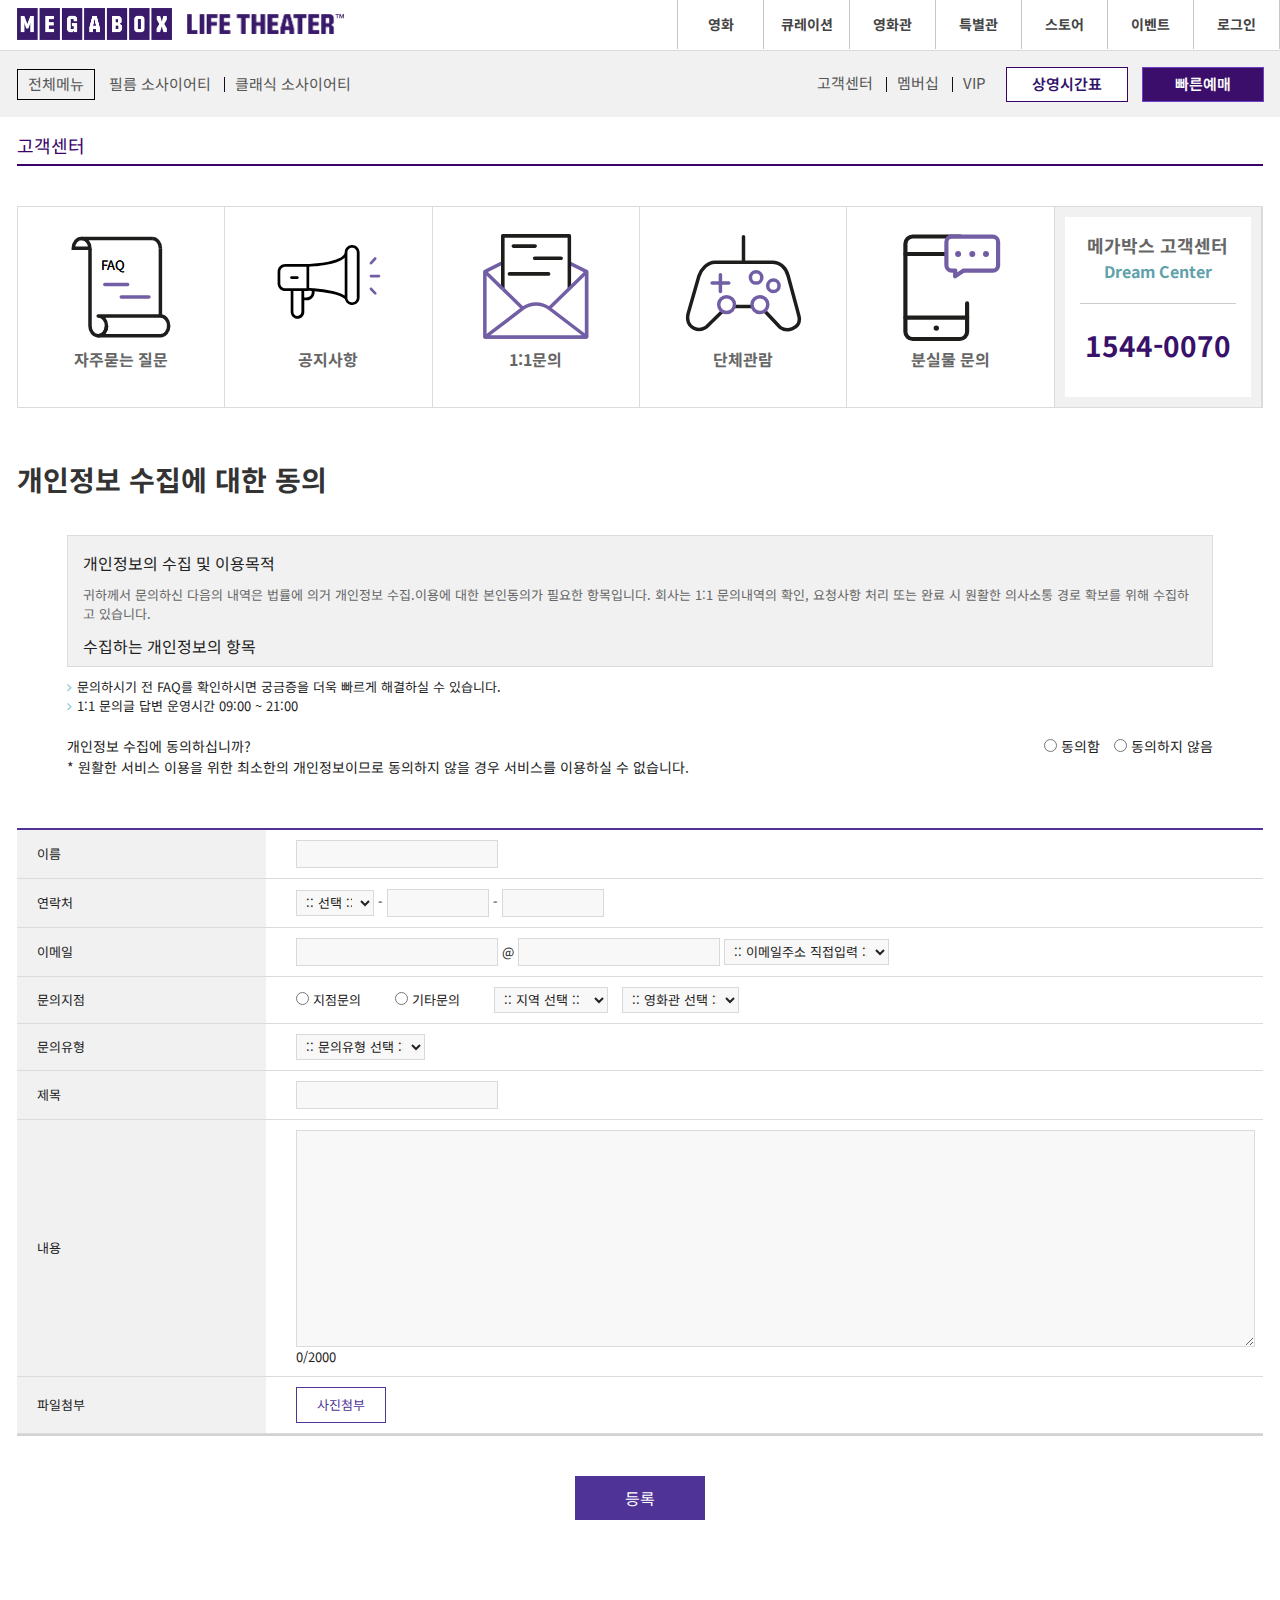
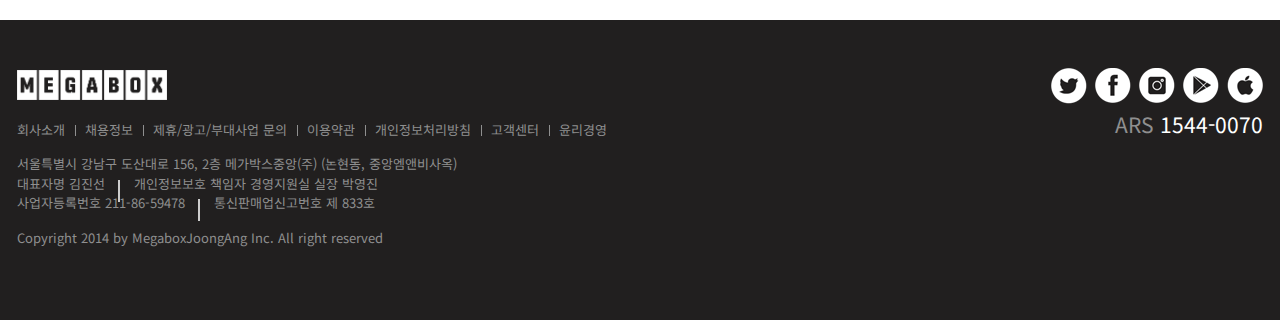
<file: custom/1on1.html>
<!DOCTYPE html>
<html lang="ko">
<head>
    <meta charset="UTF-8">
    <meta name="viewport" content="width=device-width, initial-scale=1.0">
    <meta http-equiv="X-UA-Compatible" content="ie=edge">
    <meta name="author" content="insectfow">
    <meta name="description" content="메가박스 영화관 사이트입니다.">
    <meta name="keywords" content="메가박스, 영화, 최신영화, 영화관, CGV, 롯데시네마">
    <title>1:1 - 메가박스</title>

    <!-- style -->
    <link rel="stylesheet" href="../assets/css/reset.css">
    <link rel="stylesheet" href="../assets/css/style.css">
    <link rel="stylesheet" href="../assets/css/font-awesome.css">
    

    <!-- 파비콘 -->
    <link rel="shortcut icon" href="../assets/icons/favicon-64.png">
    <link rel="apple-touch-icon-precomposed" href="../assets/icons/favicon-152.png">
    <link rel="icon" href="assets/icons/favicon-152.png">
    <link rel="icon" href="assets/icons/favicon-16.png" sizes="16x16"> 
    <link rel="icon" href="assets/icons/favicon-32.png" sizes="32x32"> 
    <link rel="icon" href="assets/icons/favicon-48.png" sizes="48x48"> 
    <link rel="icon" href="assets/icons/favicon-64.png" sizes="64x64"> 
    <link rel="icon" href="assets/icons/favicon-128.png" sizes="128x128">

    <!-- 웹 폰트 -->
    <link href="https://fonts.googleapis.com/css?family=Noto+Sans+KR:100,300,400,500,700,900&amp;subset=korean" rel="stylesheet">
    
    <!-- HTML5shiv ie6~8 -->
    <!--[if lt IE 9]> 
        <script src="js/html5shiv.min.js"></script> 
        <script type="text/javascript">
        alert("현재 당신이 보는 브라우저는 지원하지 않습니다. 최신 브라우저로 업데이트해주세요!");
    </script>
    <![endif]-->



    
</head>
<body>
    <!-- 스킵 내비게이션 -->
    <div id="skip">
            <a rel="bookmark" href="#banner">배너 영역 바로가기</a>
            <a rel="bookmark" href="#movie">최신 영화 바로가기</a>
            <a rel="bookmark" href="#event">새로운 이벤트 바로가기</a>
            <a rel="bookmark" href="#new">새로운 영화 바로가기</a>
            <a rel="bookmark" href="#help">고객센터 바로가기</a>
        </div>
        <!-- //스킵 내비게이션 -->

    <!-- 모바일 메뉴 -->
    <nav id="mNav">
        <div class="ham-wrap">
            <div class="ham"><span></span></div>
        </div>
    </nav>



    <header id="header" class="sub">
        <div class="fix_container">
            <div class="row">
                <div class="header">
                    <h1>
                        <a href="../index.html">
                            <em><img src="../assets/img/logo.png" alt="MEGABOX"></em>
                            <strong><img src="../assets/img/logo-sub.png" alt="LIFE THEATER"></strong>
                        </a>    
                    </h1>
                    <nav class="nav">
                        <ul class="clearfix">
                            <li><a href="#">영화</a></li>
                            <li><a href="curation.html">큐레이션</a></li>
                            <li><a href="#">영화관</a></li>
                            <li><a href="#">특별관</a></li>
                            <li><a href="#">스토어</a></li>
                            <li><a href="#">이벤트</a></li>
                            <li><a href="#">로그인</a></li>
                        </ul>
                    </nav>
                </div>
            </div>            
        </div>   
    </header>
    <!-- //header -->

    <section id="banner" class="sub" >
            <div class="banner_menu sub">
                <h2 class="ir_su"> 배너 영역</h2>
                <div class="fix_container">
                    <div class="row">
                        <div class="bm_left">
                            <ul>
                                <li class="total"><a href="#">전체메뉴</a></li>
                                <li class="line"><a href="#">필름 소사이어티</a></li>
                                <li><a href="#">클래식 소사이어티</a></li>
                            </ul>
                        </div>
                    </div>
                    <div class="bm_right">
                        <ul>
                            <li class="line"><a href="#">고객센터</a></li>
                            <li class="line"><a href="membarship.html">멤버십</a></li>
                            <li><a href="#">VIP</a></li> 
                        </ul>
                        <ul class="btn_box">
                            <li class="box1"><a href="#">상영시간표</a></li>
                            <li class="box2"><a href="#">빠른예매</a></li>
                        </ul>
                    </div>
                </div>
            </div>
    </section>
    <!-- //banner -->


    <div id="sub_title">
        <div class="fix_container">
            <div class="row">
                <div class="sub_title">
                    <h2>고객센터</h2>
                </div>
            </div>
        </div>
    </div>
    <!--//sub_title -->


    <section id="contents">
        <div class="fix_container">
            <div class="row">
                <div class="custom_title">
                    <ul>
                        <li>
                            <a href="faq.html">
                                <span class="img_svg"><svg version="1.1" id="Layer_1" xmlns="http://www.w3.org/2000/svg" xmlns:xlink="http://www.w3.org/1999/xlink" x="0px" y="0px"
                                        viewBox="0 0 120 120" style="enable-background:new 0 0 120 120;" xml:space="preserve">
                                <style type="text/css">
                                    .st0{fill:#715EA5;}
                                    .st1{fill:#FFFFFF;stroke:#1D1D1B;stroke-width:3.5;stroke-miterlimit:10;}
                                    .st2{fill:#FFFFFF;}
                                    .st3{fill:#1D1D1B;}
                                    .st4{fill:none;stroke:#1D1D1B;stroke-width:3.5;stroke-linecap:round;stroke-miterlimit:10;}
                                    .st5{fill:#FFFFFF;stroke:#715EA5;stroke-width:3.5;stroke-miterlimit:10;}
                                    .st6{fill:none;stroke:#715EA5;stroke-width:3.5;stroke-linecap:round;stroke-miterlimit:10;}
                                    .st7{fill:#FFFFFF;stroke:#1D1D1B;stroke-width:3.5;stroke-linecap:round;stroke-linejoin:round;stroke-miterlimit:10;}
                                    .st8{fill:none;stroke:#1D1D1B;stroke-width:3.5;stroke-linejoin:round;stroke-miterlimit:10;}
                                    .st9{font-family:'ArialRoundedMTBold';}
                                    .st10{font-size:21.7317px;}
                                    .st11{fill:#1D1D1B;stroke:#715EA5;stroke-width:3.5;stroke-linecap:round;stroke-miterlimit:10;}
                                </style>                                        
                                <g>
                                    <g>
                                        <path style="fill:#715EA5;" d="M246.4,114.7H144.6c-1,0-1.8-0.8-1.8-1.8V47.6c0-0.7,0.4-1.3,1-1.6l50.3-25.5c0.5-0.3,1.1-0.3,1.6,0L247.2,46
                                            c0.6,0.3,1,0.9,1,1.6V113C248.1,113.9,247.3,114.7,246.4,114.7z M146.4,111.2h98.2V48.6L194.9,24l-48.5,24.7V111.2z"/>
                                    </g>
                                </g>
                                <g>
                                    <g>
                                        <path style="fill:#FFFFFF;stroke:#1D1D1B;stroke-width:3.5;stroke-miterlimit:10;" d="M174.6,90.9"/>
                                    </g>
                                </g>
                                <g>
                                    <g>
                                        <polyline style="fill:#FFFFFF;" points="162.5,64.1 162.5,11.8 229.1,11.8 229.1,63.9       "/>
                                    </g>
                                    <g>
                                        <path style="fill:#1D1D1B;" d="M164.3,64.1h-3.5V11.8c0-1,0.8-1.8,1.8-1.8h66.5c1,0,1.8,0.8,1.8,1.8v52.1h-3.5V13.5h-63V64.1z"/>
                                    </g>
                                </g>
                                <g>
                                    <g>
                                        <path style="fill:#FFFFFF;" d="M144.9,113l37.6-28.6c7.8-6,18.7-6,26.5,0l37.6,28.6H144.9z"/>
                                    </g>
                                    <g>
                                        <path style="fill:#715EA5;" d="M246.7,114.7H144.9l-1.1-3.1l37.6-28.6c8.4-6.4,20.2-6.4,28.6,0l37.6,28.6L246.7,114.7z M150.1,111.2h91.4
                                            L208,85.7c-7.2-5.5-17.2-5.5-24.4,0L150.1,111.2z"/>
                                    </g>
                                </g>
                                <g>
                                    <g>
                                        
                                            <rect x="170.8" y="60.5" transform="matrix(0.6989 -0.7152 0.7152 0.6989 -1.3568 145.8583)" style="fill:#715EA5;" width="3.5" height="28"/>
                                    </g>
                                </g>
                                <g>
                                    <g>
                                        
                                            <rect x="152" y="43.9" transform="matrix(0.6989 -0.7152 0.7152 0.6989 6.1225 126.8697)" style="fill:#715EA5;" width="3.5" height="24.6"/>
                                    </g>
                                </g>
                                <g>
                                    <g>
                                        
                                            <rect x="201.3" y="64.2" transform="matrix(0.7154 -0.6987 0.6987 0.7154 18.6886 177.7679)" style="fill:#715EA5;" width="52.6" height="3.5"/>
                                    </g>
                                </g>
                                <g>
                                    <g>
                                        <path style="fill:#1D1D1B;" d="M194.9,23.8h-21.7c-1,0-1.8-0.8-1.8-1.8s0.8-1.8,1.8-1.8h21.7c1,0,1.8,0.8,1.8,1.8S195.9,23.8,194.9,23.8z"/>
                                    </g>
                                </g>
                                <g>
                                    <g>
                                        <path style="fill:#1D1D1B;" d="M220.9,35.9h-26.4c-1,0-1.8-0.8-1.8-1.8s0.8-1.8,1.8-1.8h26.4c1,0,1.8,0.8,1.8,1.8S221.8,35.9,220.9,35.9z"/>
                                    </g>
                                </g>
                                <g>
                                    <g>
                                        <path style="fill:#1D1D1B;" d="M208.2,51.5h-39c-1,0-1.8-0.8-1.8-1.8s0.8-1.8,1.8-1.8h39c1,0,1.8,0.8,1.8,1.8S209.2,51.5,208.2,51.5z"/>
                                    </g>
                                </g>
                                <g>
                                    <path style="fill:#FFFFFF;stroke:#1D1D1B;stroke-width:3.5;stroke-miterlimit:10;" d="M-38.3,98.7l-19.5-20.8H-91L-111.4,98c-0.5,0.5-1.1,0.9-1.7,1.2c-7,4.1-16.5,0-17.5-8.4c0-0.2,0-0.8-0.1-1.5
                                        c0-1.5,0.2-3,0.6-4.5l10.7-37.6c2.4-6.8,8.4-13.6,15.9-13.6h57.3c7.5,0,13.9,5.4,15.9,13.6l9.5,35.1c0,0.5,1.8,6.1,1.8,8.2
                                        C-19,99.7-30.9,104-38.3,98.7z"/>
                                    <line style="fill:none;stroke:#1D1D1B;stroke-width:3.5;stroke-linecap:round;stroke-miterlimit:10;" x1="-74.8" y1="31.3" x2="-74.8" y2="8"/>
                                    <circle style="fill:#FFFFFF;stroke:#715EA5;stroke-width:3.5;stroke-miterlimit:10;" cx="-91.8" cy="75.9" r="7.9"/>
                                    <circle style="fill:#FFFFFF;stroke:#715EA5;stroke-width:3.5;stroke-miterlimit:10;" cx="-58.5" cy="75.9" r="7.9"/>
                                    <line style="fill:none;stroke:#715EA5;stroke-width:3.5;stroke-linecap:round;stroke-miterlimit:10;" x1="-97.9" y1="46.1" x2="-97.9" y2="62.7"/>
                                    <line style="fill:none;stroke:#715EA5;stroke-width:3.5;stroke-linecap:round;stroke-miterlimit:10;" x1="-89.6" y1="54.4" x2="-106.2" y2="54.4"/>
                                    <circle style="fill:none;stroke:#715EA5;stroke-width:3.5;stroke-linecap:round;stroke-miterlimit:10;" cx="-62.3" cy="48.8" r="5.7"/>
                                    <circle style="fill:none;stroke:#715EA5;stroke-width:3.5;stroke-linecap:round;stroke-miterlimit:10;" cx="-44.9" cy="57.1" r="5.7"/>
                                </g>
                                <g>
                                    <path style="fill:#FFFFFF;stroke:#1D1D1B;stroke-width:3.5;stroke-linecap:round;stroke-linejoin:round;stroke-miterlimit:10;" d="M99.4,89.1H37.2c4.6,0,8.3,4.4,8.3,9.8c0,5.4-3.7,9.8-8.3,9.8h62.2c4.6,0,8.3-4.4,8.3-9.8
                                        C107.7,93.5,104,89.1,99.4,89.1z"/>
                                    <path style="fill:none;stroke:#1D1D1B;stroke-width:3.5;stroke-linejoin:round;stroke-miterlimit:10;" d="M45.6,98.9c0,5.4-3.7,9.8-8.3,9.8s-8.3-4.4-8.3-9.8V22.1"/>
                                    <path style="fill:#FFFFFF;stroke:#1D1D1B;stroke-width:3.5;stroke-miterlimit:10;" d="M99.4,21.2c0-5.4-3.7-9.8-8.3-9.8"/>
                                    <path style="fill:#FFFFFF;stroke:#1D1D1B;stroke-width:3.5;stroke-miterlimit:10;" d="M12.3,21.2c0-5.4,3.7-9.8,8.3-9.8s8.3,4.4,8.3,9.8H12.3z"/>
                                    <line style="fill:#FFFFFF;stroke:#1D1D1B;stroke-width:3.5;stroke-miterlimit:10;" x1="99.4" y1="89.1" x2="99.4" y2="21.2"/>
                                    <line style="fill:#FFFFFF;stroke:#1D1D1B;stroke-width:3.5;stroke-miterlimit:10;" x1="20.6" y1="11.4" x2="91.1" y2="11.4"/>
                                    <text transform="matrix(1 0 0 1 39.9596 43.3715)"style="fill:#715EA5 font-family:'ArialRoundedMTBold';" >FAQ</text>
                                    <text transform="matrix(1 0 0 1 39.9596 43.3715)"style="fill:#715EA5  font-family:'ArialRoundedMTBold';">FAQ</text>
                                    <line style="fill:#1D1D1B;stroke:#715EA5;stroke-width:3.5;stroke-linecap:round;stroke-miterlimit:10;" x1="43.8" y1="57.5" x2="66.6" y2="57.5"/>
                                    <line style="fill:#1D1D1B;stroke:#715EA5;stroke-width:3.5;stroke-linecap:round;stroke-miterlimit:10;" x1="60.3" y1="70.1" x2="87.9" y2="70.1"/>
                                </g>
                                </svg>
                                </span>
                                <strong>자주묻는 질문</strong>
                            </a>
                        </li>
                        <li>
                            <a href="notice.html">
                                    <span class="img_svg"><svg version="1.1" id="Layer_1" xmlns="http://www.w3.org/2000/svg" xmlns:xlink="http://www.w3.org/1999/xlink" x="0px" y="0px"
                                        viewBox="0 0 120 120" style="enable-background:new 0 0 120 120;" xml:space="preserve">
                                    <style type="text/css">
                                        .st0{fill:#715EA5;}
                                        .st1{fill:#FFFFFF;stroke:#1D1D1B;stroke-width:3.5;stroke-miterlimit:10;}
                                        .st2{fill:#FFFFFF;}
                                        .st3{fill:#1D1D1B;}
                                        .st4{fill:none;stroke:#1D1D1B;stroke-width:3.5;stroke-linecap:round;stroke-miterlimit:10;}
                                        .st5{fill:#FFFFFF;stroke:#715EA5;stroke-width:3.5;stroke-miterlimit:10;}
                                        .st6{fill:none;stroke:#715EA5;stroke-width:3.5;stroke-linecap:round;stroke-miterlimit:10;}
                                        .st7{fill:#FFFFFF;stroke:#1D1D1B;stroke-width:3.5;stroke-linecap:round;stroke-linejoin:round;stroke-miterlimit:10;}
                                        .st8{fill:none;stroke:#1D1D1B;stroke-width:3.5;stroke-linejoin:round;stroke-miterlimit:10;}
                                        .st9{fill:#1D1D1B;stroke:#715EA5;stroke-width:3.5;stroke-linecap:round;stroke-miterlimit:10;}
                                        .st10{fill:none;stroke:#1D1D1B;stroke-width:4.1671;stroke-linecap:round;stroke-miterlimit:10;}
                                        .st11{fill:#1D1D1B;stroke:#1D1D1B;stroke-width:4.1671;stroke-miterlimit:10;}
                                        .st12{fill:#FFFFFF;stroke:#715EA5;stroke-width:4.1671;stroke-linecap:round;stroke-linejoin:round;stroke-miterlimit:10;}
                                        .st13{fill:#1D1D1B;stroke:#715EA5;stroke-width:2.7781;stroke-miterlimit:10;}
                                    </style>
                                    <g>
                                        <g>
                                        </g>
                                    </g>
                                    <g>
                                        <g>
                                            <path class="st0" d="M246.4,114.7H144.6c-1,0-1.8-0.8-1.8-1.8V47.6c0-0.7,0.4-1.3,1-1.6l50.3-25.5c0.5-0.3,1.1-0.3,1.6,0L247.2,46
                                                c0.6,0.3,1,0.9,1,1.6V113C248.1,113.9,247.3,114.7,246.4,114.7z M146.4,111.2h98.2V48.6L194.9,24l-48.5,24.7V111.2z"/>
                                        </g>
                                    </g>
                                    <g>
                                        <g>
                                            <path class="st1" d="M174.6,90.9"/>
                                        </g>
                                    </g>
                                    <g>
                                        <g>
                                            <polyline class="st2" points="162.5,64.1 162.5,11.8 229.1,11.8 229.1,63.9 		"/>
                                        </g>
                                        <g>
                                            <path class="st3" d="M164.3,64.1h-3.5V11.8c0-1,0.8-1.8,1.8-1.8h66.5c1,0,1.8,0.8,1.8,1.8v52.1h-3.5V13.5h-63V64.1z"/>
                                        </g>
                                    </g>
                                    <g>
                                        <g>
                                            <path class="st2" d="M144.9,113l37.6-28.6c7.8-6,18.7-6,26.5,0l37.6,28.6H144.9z"/>
                                        </g>
                                        <g>
                                            <path class="st0" d="M246.7,114.7H144.9l-1.1-3.1l37.6-28.6c8.4-6.4,20.2-6.4,28.6,0l37.6,28.6L246.7,114.7z M150.1,111.2h91.4
                                                L208,85.7c-7.2-5.5-17.2-5.5-24.4,0L150.1,111.2z"/>
                                        </g>
                                    </g>
                                    <g>
                                        <g>
                                            
                                                <rect x="170.8" y="60.5" transform="matrix(0.6989 -0.7152 0.7152 0.6989 -1.3568 145.8583)" class="st0" width="3.5" height="28"/>
                                        </g>
                                    </g>
                                    <g>
                                        <g>
                                            
                                                <rect x="152" y="43.9" transform="matrix(0.6989 -0.7152 0.7152 0.6989 6.1225 126.8697)" class="st0" width="3.5" height="24.6"/>
                                        </g>
                                    </g>
                                    <g>
                                        <g>
                                            
                                                <rect x="201.3" y="64.2" transform="matrix(0.7154 -0.6987 0.6987 0.7154 18.6886 177.7679)" class="st0" width="52.6" height="3.5"/>
                                        </g>
                                    </g>
                                    <g>
                                        <g>
                                            <path class="st3" d="M194.9,23.8h-21.7c-1,0-1.8-0.8-1.8-1.8s0.8-1.8,1.8-1.8h21.7c1,0,1.8,0.8,1.8,1.8S195.9,23.8,194.9,23.8z"/>
                                        </g>
                                    </g>
                                    <g>
                                        <g>
                                            <path class="st3" d="M220.9,35.9h-26.4c-1,0-1.8-0.8-1.8-1.8s0.8-1.8,1.8-1.8h26.4c1,0,1.8,0.8,1.8,1.8S221.8,35.9,220.9,35.9z"/>
                                        </g>
                                    </g>
                                    <g>
                                        <g>
                                            <path class="st3" d="M208.2,51.5h-39c-1,0-1.8-0.8-1.8-1.8s0.8-1.8,1.8-1.8h39c1,0,1.8,0.8,1.8,1.8S209.2,51.5,208.2,51.5z"/>
                                        </g>
                                    </g>
                                    <g>
                                        <path class="st1" d="M-38.3,98.7l-19.5-20.8H-91L-111.4,98c-0.5,0.5-1.1,0.9-1.7,1.2c-7,4.1-16.5,0-17.5-8.4c0-0.2,0-0.8-0.1-1.5
                                            c0-1.5,0.2-3,0.6-4.5l10.7-37.6c2.4-6.8,8.4-13.6,15.9-13.6h57.3c7.5,0,13.9,5.4,15.9,13.6l9.5,35.1c0,0.5,1.8,6.1,1.8,8.2
                                            C-19,99.7-30.9,104-38.3,98.7z"/>
                                        <line class="st4" x1="-74.8" y1="31.3" x2="-74.8" y2="8"/>
                                        <circle class="st5" cx="-91.8" cy="75.9" r="7.9"/>
                                        <circle class="st5" cx="-58.5" cy="75.9" r="7.9"/>
                                        <line class="st6" x1="-97.9" y1="46.1" x2="-97.9" y2="62.7"/>
                                        <line class="st6" x1="-89.6" y1="54.4" x2="-106.2" y2="54.4"/>
                                        <circle class="st6" cx="-62.3" cy="48.8" r="5.7"/>
                                        <circle class="st6" cx="-44.9" cy="57.1" r="5.7"/>
                                    </g>
                                    <g>
                                        <path class="st7" d="M-35.5,205.9h-62.2c4.6,0,8.3,4.4,8.3,9.8s-3.7,9.8-8.3,9.8h62.2c4.6,0,8.3-4.4,8.3-9.8
                                            S-30.9,205.9-35.5,205.9z"/>
                                        <path class="st8" d="M-89.3,215.7c0,5.4-3.7,9.8-8.3,9.8s-8.3-4.4-8.3-9.8v-76.8"/>
                                        <path class="st1" d="M-35.5,138c0-5.4-3.7-9.8-8.3-9.8"/>
                                        <path class="st1" d="M-122.6,138c0-5.4,3.7-9.8,8.3-9.8s8.3,4.4,8.3,9.8H-122.6z"/>
                                        <line class="st1" x1="-35.5" y1="205.9" x2="-35.5" y2="138"/>
                                        <line class="st1" x1="-114.3" y1="128.2" x2="-43.8" y2="128.2"/>
                                        <text transform="matrix(1 0 0 1 -94.9066 160.1495)" class="st0" style="font-family:'ArialRoundedMTBold'; font-size:21.7316px;">FAQ</text>
                                        <line class="st9" x1="-91.1" y1="174.2" x2="-68.3" y2="174.2"/>
                                        <line class="st9" x1="-74.5" y1="186.8" x2="-47" y2="186.8"/>
                                    </g>
                                    <g>
                                        <path class="st10" d="M196.6,13.5"/>
                                        <path class="st10" d="M196.6,23.7V52c0,4-3.3,7.3-7.3,7.3h-47.1c-4,0-7.3-3.3-7.3-7.3v-87.9c0-4,3.3-7.3,7.3-7.3h47.1
                                            c4,0,7.3,3.3,7.3,7.3v24"/>
                                        <line class="st11" x1="135" y1="37.9" x2="196.6" y2="37.9"/>
                                        <line class="st11" x1="135" y1="-25.7" x2="196.6" y2="-25.7"/>
                                        <circle class="st3" cx="165.8" cy="48.4" r="2.7"/>
                                        <path class="st12" d="M222.3-9h-29.4l-8.2,5.7l0.2-5.7h-3.5c-3,0-5.4-2.4-5.4-5.4v-23.3c0-3,2.4-5.4,5.4-5.4h40.9
                                            c3,0,5.4,2.4,5.4,5.4v23.3C227.7-11.4,225.3-9,222.3-9z"/>
                                        <circle class="st13" cx="187.6" cy="-25.7" r="1.6"/>
                                        <circle class="st13" cx="201.8" cy="-25.7" r="1.6"/>
                                        <circle class="st13" cx="215.5" cy="-25.7" r="1.6"/>
                                    </g>
                                    <g>
                                        <path class="st2" d="M43.8,64c-1-0.1-2-0.1-2.8-0.2c-0.6,0.1-1.2,0.2-1.8,0.2c0,0,0,0,0,0h-2.9v6.4h2.5c2.8,0,5.1-2.3,5.1-5.1V64z"
                                            />
                                        <path class="st2" d="M33.4,64h-8v20.8c0,2.2,1.8,4,4,4s4-1.8,4-4V64z"/>
                                        <path class="st2" d="M38.5,61.3V39.7H17.4c-2.8,0-5.1,2.2-5.1,4.9v11.8c0,1.3,0.5,2.5,1.5,3.4c1,0.9,2.2,1.4,3.6,1.4c0,0,0,0,0,0
                                            H38.5z M22.2,50.6c0-0.8,0.6-1.4,1.4-1.4h5.8c0.8,0,1.4,0.6,1.4,1.4c0,0.8-0.6,1.4-1.4,1.4h-5.8C22.8,52,22.2,51.4,22.2,50.6z"/>
                                        <path class="st2" d="M76.7,68.5V30.8c-7.8,7.2-29.3,8.6-35.5,8.9v21.4C47.2,61.4,68,62.9,76.7,68.5z"/>
                                        <path class="st2" d="M84.1,20.9c-2.6,0-4.7,2.1-4.7,4.7v45.1c0,2.6,2.1,4.7,4.7,4.7c2.6,0,4.7-2.1,4.7-4.7V25.5
                                            C88.8,22.9,86.7,20.9,84.1,20.9z"/>
                                        <path d="M84.1,18.1c-4.1,0-7.4,3.3-7.4,7.4v0.3C75.1,34.1,49.8,36.7,39.9,37c-0.3,0-0.5,0-0.8,0H17.4c-4.3,0-7.8,3.4-7.8,7.7v11.8
                                            c0,2,0.8,4,2.3,5.4c1.5,1.4,3.4,2.2,5.5,2.2c0,0,0,0,0,0h5.3v20.8c0,3.7,3,6.8,6.8,6.8s6.8-3,6.8-6.8V73.2h2.5
                                            c4.3,0,7.8-3.5,7.8-7.8v-1.2c10.5,1,25.9,3.3,30.3,7.8c0.7,3.4,3.7,6,7.3,6c4.1,0,7.4-3.3,7.4-7.4V25.5
                                            C91.6,21.4,88.2,18.1,84.1,18.1z M88.8,70.7c0,2.6-2.1,4.7-4.7,4.7c-2.6,0-4.7-2.1-4.7-4.7V25.5c0-2.6,2.1-4.7,4.7-4.7
                                            c2.6,0,4.7,2.1,4.7,4.7V70.7z M38.7,70.5h-2.5V64h2.9c0,0,0,0,0,0c0.6,0,1.2-0.1,1.8-0.2c0.8,0,1.8,0.1,2.8,0.2v1.4
                                            C43.8,68.2,41.5,70.5,38.7,70.5z M29.4,88.9c-2.2,0-4-1.8-4-4V64h8v20.8C33.4,87.1,31.6,88.9,29.4,88.9z M17.4,61.3
                                            c-1.3,0-2.6-0.5-3.6-1.4c-1-0.9-1.5-2.1-1.5-3.4V44.6c0-2.7,2.3-4.9,5.1-4.9h21.1v21.6H17.4C17.4,61.3,17.4,61.3,17.4,61.3z
                                            M41.2,61.1V39.7c6.2-0.3,27.7-1.7,35.5-8.9v37.7C68,62.9,47.2,61.4,41.2,61.1z"/>
                                        <path d="M29.3,52c0.8,0,1.4-0.6,1.4-1.4c0-0.8-0.6-1.4-1.4-1.4h-5.8c-0.8,0-1.4,0.6-1.4,1.4c0,0.8,0.6,1.4,1.4,1.4H29.3z"/>
                                        <path class="st0" d="M103,37.6c0.4,0,0.8-0.2,1-0.5l4.2-4.7c0.5-0.6,0.5-1.4-0.1-1.9c-0.6-0.5-1.4-0.5-1.9,0.1l-4.2,4.7
                                            c-0.5,0.6-0.5,1.4,0.1,1.9C102.4,37.5,102.7,37.6,103,37.6z"/>
                                        <path class="st0" d="M110.9,47.7H103c-0.8,0-1.4,0.6-1.4,1.4c0,0.8,0.6,1.4,1.4,1.4h7.9c0.8,0,1.4-0.6,1.4-1.4
                                            C112.3,48.3,111.7,47.7,110.9,47.7z"/>
                                        <path class="st0" d="M104,61c-0.5-0.6-1.4-0.6-1.9,0c-0.6,0.5-0.6,1.4,0,1.9l4.2,4.4c0.3,0.3,0.6,0.4,1,0.4c0.3,0,0.7-0.1,0.9-0.4
                                            c0.6-0.5,0.6-1.4,0-1.9L104,61z"/>
                                    </g>
                                    </svg>
                                </span>
                                <strong>공지사항</strong>
                            </a> 
                        </li>
                        <li class="active">
                            <a href="1on1.html">
                                <span class="img_svg"><svg version="1.1" id="Layer_1" xmlns="http://www.w3.org/2000/svg" xmlns:xlink="http://www.w3.org/1999/xlink" x="0px" y="0px"
                                                    viewBox="0 0 120 120" style="enable-background:new 0 0 120 120;" xml:space="preserve">
                                            <style type="text/css">
                                                .st0{fill:#715EA5;}
                                                .st1{fill:#FFFFFF;stroke:#1D1D1B;stroke-width:3.5;stroke-miterlimit:10;}
                                                .st2{fill:#FFFFFF;}
                                                .st3{fill:#1D1D1B;}
                                            </style>                                                    
                                            <g>                                                        
                                                <path class="st0" d="M110.6,111.8H8.9c-1,0-1.8-0.8-1.8-1.8V44.7c0-0.7,0.4-1.3,1-1.6l50.3-25.5c0.5-0.3,1.1-0.3,1.6,0l51.5,25.5
                                                    c0.6,0.3,1,0.9,1,1.6v65.4C112.4,111.1,111.6,111.8,110.6,111.8z M10.6,108.3h98.2V45.8L59.2,21.1L10.6,45.8V108.3z"/>
                                                <path class="st1" d="M38.9,88.1"/>
                                                <polyline class="st2" points="26.8,61.2 26.8,8.9 93.3,8.9 93.3,61"/>
                                                <path class="st3" d="M28.5,61.2H25V8.9c0-1,0.8-1.8,1.8-1.8h66.5c1,0,1.8,0.8,1.8,1.8V61h-3.5V10.7h-63V61.2z"/>
                                                <path class="st2" d="M9.2,110.1l37.6-28.6c7.8-6,18.7-6,26.5,0l37.6,28.6H9.2z"/>
                                                <path class="st0" d="M110.9,111.8H9.2l-1.1-3.1l37.6-28.6c8.4-6.4,20.2-6.4,28.6,0l37.6,28.6L110.9,111.8z M14.4,108.3h91.4
                                                    L72.3,82.8c-7.2-5.5-17.2-5.5-24.4,0L14.4,108.3z"/>
                                                <rect x="35.1" y="57.7" transform="matrix(0.6989 -0.7152 0.7152 0.6989 -40.1798 47.9042)" class="st0" width="3.5" height="28"/>      
                                                <rect x="16.2" y="41" transform="matrix(0.6989 -0.7152 0.7152 0.6989 -32.6976 28.9185)" class="st0" width="3.5" height="24.6"/>
                                                <rect x="65.5" y="61.3" transform="matrix(0.7154 -0.6987 0.6987 0.7154 -17.9384 82.1051)" class="st0" width="52.6" height="3.5"/>
                                                <path class="st3" d="M59.2,20.9H37.4c-1,0-1.8-0.8-1.8-1.8s0.8-1.8,1.8-1.8h21.7c1,0,1.8,0.8,1.8,1.8S60.1,20.9,59.2,20.9z"/>
                                                <path class="st3" d="M85.1,33H58.7c-1,0-1.8-0.8-1.8-1.8c0-1,0.8-1.8,1.8-1.8h26.4c1,0,1.8,0.8,1.8,1.8C86.9,32.2,86.1,33,85.1,33z"/>
                                                <path class="st3" d="M72.5,48.7h-39c-1,0-1.8-0.8-1.8-1.8s0.8-1.8,1.8-1.8h39c1,0,1.8,0.8,1.8,1.8S73.5,48.7,72.5,48.7z"/>
                                            </g></svg>
                                </span>
                                <strong class="tos">1:1문의</strong>
                            </a>
                        </li>
                        <li>
                            <a href="rent.html">
                                <span class="img_svg"><svg version="1.1" id="Layer_1" xmlns="http://www.w3.org/2000/svg" xmlns:xlink="http://www.w3.org/1999/xlink" x="0px" y="0px"
                                            viewBox="0 0 120 120" style="enable-background:new 0 0 120 120;" xml:space="preserve">
                                    <style type="text/css">
                                        .st0{fill:#715EA5;}
                                        .st1{fill:#FFFFFF;stroke:#1D1D1B;stroke-width:3.5;stroke-miterlimit:10;}
                                        .st2{fill:#FFFFFF;}
                                        .st3{fill:#1D1D1B;}
                                        .st4{fill:none;stroke:#1D1D1B;stroke-width:3.5;stroke-linecap:round;stroke-miterlimit:10;}
                                        .st5{fill:#FFFFFF;stroke:#715EA5;stroke-width:3.5;stroke-miterlimit:10;}
                                        .st6{fill:none;stroke:#715EA5;stroke-width:3.5;stroke-linecap:round;stroke-miterlimit:10;}
                                    </style>                                            
                                    <g>
                                        <g>
                                            <path class="st0" d="M246.4,114.7H144.6c-1,0-1.8-0.8-1.8-1.8V47.6c0-0.7,0.4-1.3,1-1.6l50.3-25.5c0.5-0.3,1.1-0.3,1.6,0L247.2,46
                                                c0.6,0.3,1,0.9,1,1.6V113C248.1,113.9,247.3,114.7,246.4,114.7z M146.4,111.2h98.2V48.6L194.9,24l-48.5,24.7V111.2z"/>
                                        </g>
                                    </g>
                                    <g>
                                        <g>
                                            <path class="st1" d="M174.6,90.9"/>
                                        </g>
                                    </g>
                                    <g>
                                        <g>
                                            <polyline class="st2" points="162.5,64.1 162.5,11.8 229.1,11.8 229.1,63.9       "/>
                                        </g>
                                        <g>
                                            <path class="st3" d="M164.3,64.1h-3.5V11.8c0-1,0.8-1.8,1.8-1.8h66.5c1,0,1.8,0.8,1.8,1.8v52.1h-3.5V13.5h-63V64.1z"/>
                                        </g>
                                    </g>
                                    <g>
                                        <g>
                                            <path class="st2" d="M144.9,113l37.6-28.6c7.8-6,18.7-6,26.5,0l37.6,28.6H144.9z"/>
                                        </g>
                                        <g>
                                            <path class="st0" d="M246.7,114.7H144.9l-1.1-3.1l37.6-28.6c8.4-6.4,20.2-6.4,28.6,0l37.6,28.6L246.7,114.7z M150.1,111.2h91.4
                                                L208,85.7c-7.2-5.5-17.2-5.5-24.4,0L150.1,111.2z"/>
                                        </g>
                                    </g>
                                    <g>
                                        <g>
                                            
                                                <rect x="170.8" y="60.5" transform="matrix(0.6989 -0.7152 0.7152 0.6989 -1.3568 145.8583)" class="st0" width="3.5" height="28"/>
                                        </g>
                                    </g>
                                    <g>
                                        <g>
                                            
                                                <rect x="152" y="43.9" transform="matrix(0.6989 -0.7152 0.7152 0.6989 6.1225 126.8697)" class="st0" width="3.5" height="24.6"/>
                                        </g>
                                    </g>
                                    <g>
                                        <g>
                                            
                                                <rect x="201.3" y="64.2" transform="matrix(0.7154 -0.6987 0.6987 0.7154 18.6886 177.7679)" class="st0" width="52.6" height="3.5"/>
                                        </g>
                                    </g>
                                    <g>
                                        <g>
                                            <path class="st3" d="M194.9,23.8h-21.7c-1,0-1.8-0.8-1.8-1.8s0.8-1.8,1.8-1.8h21.7c1,0,1.8,0.8,1.8,1.8S195.9,23.8,194.9,23.8z"/>
                                        </g>
                                    </g>
                                    <g>
                                        <g>
                                            <path class="st3" d="M220.9,35.9h-26.4c-1,0-1.8-0.8-1.8-1.8s0.8-1.8,1.8-1.8h26.4c1,0,1.8,0.8,1.8,1.8S221.8,35.9,220.9,35.9z"/>
                                        </g>
                                    </g>
                                    <g>
                                        <g>
                                            <path class="st3" d="M208.2,51.5h-39c-1,0-1.8-0.8-1.8-1.8s0.8-1.8,1.8-1.8h39c1,0,1.8,0.8,1.8,1.8S209.2,51.5,208.2,51.5z"/>
                                        </g>
                                    </g>
                                    <g>
                                        <path class="st1" d="M97,100.3L77.5,79.5H44.3L23.9,99.6c-0.5,0.5-1.1,0.9-1.7,1.2c-7,4.1-16.5,0-17.5-8.4c0-0.2,0-0.8-0.1-1.5
                                            c0-1.5,0.2-3,0.6-4.5L16,48.8c2.4-6.8,8.4-13.6,15.9-13.6h57.3c7.5,0,13.9,5.4,15.9,13.6l9.5,35.1c0,0.5,1.8,6.1,1.8,8.2
                                            C116.3,101.4,104.5,105.7,97,100.3z"/>
                                        <line class="st4" x1="60.5" y1="32.9" x2="60.5" y2="9.7"/>
                                        <circle class="st5" cx="43.6" cy="77.6" r="7.9"/>
                                        <circle class="st5" cx="76.9" cy="77.6" r="7.9"/>
                                        <line class="st6" x1="37.4" y1="47.7" x2="37.4" y2="64.4"/>
                                        <line class="st6" x1="45.8" y1="56.1" x2="29.1" y2="56.1"/>
                                        <circle class="st6" cx="73.1" cy="50.4" r="5.7"/>
                                        <circle class="st6" cx="90.4" cy="58.7" r="5.7"/>
                                    </g>
                                    </svg>
                                    </span>
                                <strong>단체관람</strong>
                            </a>
                        </li>                        
                        <li>
                            <a href="lost.html">
                                <span class="img_svg"><svg version="1.1" id="Layer_1" xmlns="http://www.w3.org/2000/svg" xmlns:xlink="http://www.w3.org/1999/xlink" x="0px" y="0px"
                                        viewBox="0 0 120 120" style="enable-background:new 0 0 120 120;" xml:space="preserve">
                                <style type="text/css">
                                    .st0{fill:#715EA5;}
                                    .st1{fill:#FFFFFF;stroke:#1D1D1B;stroke-width:3.5;stroke-miterlimit:10;}
                                    .st2{fill:#FFFFFF;}
                                    .st3{fill:#1D1D1B;}
                                    .st4{fill:none;stroke:#1D1D1B;stroke-width:3.5;stroke-linecap:round;stroke-miterlimit:10;}
                                    .st5{fill:#FFFFFF;stroke:#715EA5;stroke-width:3.5;stroke-miterlimit:10;}
                                    .st6{fill:none;stroke:#715EA5;stroke-width:3.5;stroke-linecap:round;stroke-miterlimit:10;}
                                    .st7{fill:#FFFFFF;stroke:#1D1D1B;stroke-width:3.5;stroke-linecap:round;stroke-linejoin:round;stroke-miterlimit:10;}
                                    .st8{fill:none;stroke:#1D1D1B;stroke-width:3.5;stroke-linejoin:round;stroke-miterlimit:10;}
                                    .st9{fill:#1D1D1B;stroke:#715EA5;stroke-width:3.5;stroke-linecap:round;stroke-miterlimit:10;}
                                    .st10{fill:none;stroke:#1D1D1B;stroke-width:4.1671;stroke-linecap:round;stroke-miterlimit:10;}
                                    .st11{fill:#1D1D1B;stroke:#1D1D1B;stroke-width:4.1671;stroke-miterlimit:10;}
                                    .st12{fill:#FFFFFF;stroke:#715EA5;stroke-width:4.1671;stroke-linecap:round;stroke-linejoin:round;stroke-miterlimit:10;}
                                    .st13{fill:#1D1D1B;stroke:#715EA5;stroke-width:2.7781;stroke-miterlimit:10;}
                                </style>
                                <g>
                                    <g>
                                    </g>
                                </g>
                                <g>
                                    <g>
                                    </g>
                                </g>
                                <g>
                                    <g>
                                        <path class="st0" d="M246.4,114.7H144.6c-1,0-1.8-0.8-1.8-1.8V47.6c0-0.7,0.4-1.3,1-1.6l50.3-25.5c0.5-0.3,1.1-0.3,1.6,0L247.2,46
                                            c0.6,0.3,1,0.9,1,1.6V113C248.1,113.9,247.3,114.7,246.4,114.7z M146.4,111.2h98.2V48.6L194.9,24l-48.5,24.7V111.2z"/>
                                    </g>
                                </g>
                                <g>
                                    <g>
                                        <path class="st1" d="M174.6,90.9"/>
                                    </g>
                                </g>
                                <g>
                                    <g>
                                        <polyline class="st2" points="162.5,64.1 162.5,11.8 229.1,11.8 229.1,63.9       "/>
                                    </g>
                                    <g>
                                        <path class="st3" d="M164.3,64.1h-3.5V11.8c0-1,0.8-1.8,1.8-1.8h66.5c1,0,1.8,0.8,1.8,1.8v52.1h-3.5V13.5h-63V64.1z"/>
                                    </g>
                                </g>
                                <g>
                                    <g>
                                        <path class="st2" d="M144.9,113l37.6-28.6c7.8-6,18.7-6,26.5,0l37.6,28.6H144.9z"/>
                                    </g>
                                    <g>
                                        <path class="st0" d="M246.7,114.7H144.9l-1.1-3.1l37.6-28.6c8.4-6.4,20.2-6.4,28.6,0l37.6,28.6L246.7,114.7z M150.1,111.2h91.4
                                            L208,85.7c-7.2-5.5-17.2-5.5-24.4,0L150.1,111.2z"/>
                                    </g>
                                </g>
                                <g>
                                    <g>
                                        
                                            <rect x="170.8" y="60.5" transform="matrix(0.6989 -0.7152 0.7152 0.6989 -1.3568 145.8583)" class="st0" width="3.5" height="28"/>
                                    </g>
                                </g>
                                <g>
                                    <g>
                                        
                                            <rect x="152" y="43.9" transform="matrix(0.6989 -0.7152 0.7152 0.6989 6.1225 126.8697)" class="st0" width="3.5" height="24.6"/>
                                    </g>
                                </g>
                                <g>
                                    <g>
                                        
                                            <rect x="201.3" y="64.2" transform="matrix(0.7154 -0.6987 0.6987 0.7154 18.6886 177.7679)" class="st0" width="52.6" height="3.5"/>
                                    </g>
                                </g>
                                <g>
                                    <g>
                                        <path class="st3" d="M194.9,23.8h-21.7c-1,0-1.8-0.8-1.8-1.8s0.8-1.8,1.8-1.8h21.7c1,0,1.8,0.8,1.8,1.8S195.9,23.8,194.9,23.8z"/>
                                    </g>
                                </g>
                                <g>
                                    <g>
                                        <path class="st3" d="M220.9,35.9h-26.4c-1,0-1.8-0.8-1.8-1.8s0.8-1.8,1.8-1.8h26.4c1,0,1.8,0.8,1.8,1.8S221.8,35.9,220.9,35.9z"/>
                                    </g>
                                </g>
                                <g>
                                    <g>
                                        <path class="st3" d="M208.2,51.5h-39c-1,0-1.8-0.8-1.8-1.8s0.8-1.8,1.8-1.8h39c1,0,1.8,0.8,1.8,1.8S209.2,51.5,208.2,51.5z"/>
                                    </g>
                                </g>
                                <g>
                                    <path class="st1" d="M-38.3,98.7l-19.5-20.8H-91L-111.4,98c-0.5,0.5-1.1,0.9-1.7,1.2c-7,4.1-16.5,0-17.5-8.4c0-0.2,0-0.8-0.1-1.5
                                        c0-1.5,0.2-3,0.6-4.5l10.7-37.6c2.4-6.8,8.4-13.6,15.9-13.6h57.3c7.5,0,13.9,5.4,15.9,13.6l9.5,35.1c0,0.5,1.8,6.1,1.8,8.2
                                        C-19,99.7-30.9,104-38.3,98.7z"/>
                                    <line class="st4" x1="-74.8" y1="31.3" x2="-74.8" y2="8"/>
                                    <circle class="st5" cx="-91.8" cy="75.9" r="7.9"/>
                                    <circle class="st5" cx="-58.5" cy="75.9" r="7.9"/>
                                    <line class="st6" x1="-97.9" y1="46.1" x2="-97.9" y2="62.7"/>
                                    <line class="st6" x1="-89.6" y1="54.4" x2="-106.2" y2="54.4"/>
                                    <circle class="st6" cx="-62.3" cy="48.8" r="5.7"/>
                                    <circle class="st6" cx="-44.9" cy="57.1" r="5.7"/>
                                </g>
                                <g>
                                    <path class="st7" d="M-35.5,205.9h-62.2c4.6,0,8.3,4.4,8.3,9.8s-3.7,9.8-8.3,9.8h62.2c4.6,0,8.3-4.4,8.3-9.8
                                        S-30.9,205.9-35.5,205.9z"/>
                                    <path class="st8" d="M-89.3,215.7c0,5.4-3.7,9.8-8.3,9.8s-8.3-4.4-8.3-9.8v-76.8"/>
                                    <path class="st1" d="M-35.5,138c0-5.4-3.7-9.8-8.3-9.8"/>
                                    <path class="st1" d="M-122.6,138c0-5.4,3.7-9.8,8.3-9.8s8.3,4.4,8.3,9.8H-122.6z"/>
                                    <line class="st1" x1="-35.5" y1="205.9" x2="-35.5" y2="138"/>
                                    <line class="st1" x1="-114.3" y1="128.2" x2="-43.8" y2="128.2"/>
                                    <text transform="matrix(1 0 0 1 -94.9066 160.1495)" class="st0" style="font-family:'ArialRoundedMTBold'; font-size:21.7317px;">FAQ</text>
                                    <line class="st9" x1="-91.1" y1="174.2" x2="-68.3" y2="174.2"/>
                                    <line class="st9" x1="-74.5" y1="186.8" x2="-47" y2="186.8"/>
                                </g>
                                <g>
                                    <path class="st10" d="M77.1,66.2"/>
                                    <path class="st10" d="M77.1,76.4v28.3c0,4-3.3,7.3-7.3,7.3H22.7c-4,0-7.3-3.3-7.3-7.3V16.8c0-4,3.3-7.3,7.3-7.3h47.1
                                        c4,0,7.3,3.3,7.3,7.3v24"/>
                                    <line class="st11" x1="15.5" y1="90.6" x2="77.1" y2="90.6"/>
                                    <line class="st11" x1="15.5" y1="27" x2="77.1" y2="27"/>
                                    <circle class="st3" cx="46.3" cy="101.1" r="2.7"/>
                                    <path class="st12" d="M102.8,43.7H73.3l-8.2,5.7l0.2-5.7h-3.5c-3,0-5.4-2.4-5.4-5.4V15c0-3,2.4-5.4,5.4-5.4h40.9
                                        c3,0,5.4,2.4,5.4,5.4v23.3C108.2,41.3,105.8,43.7,102.8,43.7z"/>
                                    <circle class="st13" cx="68.1" cy="27" r="1.6"/>
                                    <circle class="st13" cx="82.3" cy="27" r="1.6"/>
                                    <circle class="st13" cx="96" cy="27" r="1.6"/>
                                </g>
                                </svg>
                                </span>
                                <strong>분실물 문의</strong>
                            </a>
                        </li>                        
                        <li class="last">
                            <em>메가박스 고객센터</em>
                            <strong>Dream Center</strong>
                            <a href="#">1544-0070</a>                   
                        </li>
                    </ul>
                </div>
                <div class="custom_text">
                    <h3>개인정보 수집에 대한 동의</h3>
                    <div class="custom_term">
                        <h4>개인정보의 수집 및 이용목적</h4>  
                        <p>귀하께서 문의하신 다음의 내역은 법률에 의거 개인정보 수집.이용에 대한 본인동의가 필요한 항목입니다.
                         회사는 1:1 문의내역의 확인, 요청사항 처리 또는 완료 시 원활한 의사소통 경로 확보를 위해 수집하고 있습니다.</p>  
                                
                        <h4>수집하는 개인정보의 항목</h4> 
                        <p> 이름, 연락처, 이메일 주소</p>       
                                
                        <h4>개인정보의 보유기간 및 이용기간</h4>        
                        <p>문의 접수 ~ 처리 완료 후 6개월
                        (단, 관계법령의 규정에 의하여 보존 할 필요성이 있는 경우에는 관계 법령에 따라 보존) 자세한 내용은 '개인정보 처리방침'을 확인하시기 바랍니다.</p>
                    </div>
                    <ul class="mt10">
                        <li><i class="fa fa-angle-right mr5" aria-hidden="true"  style="color: #78cad3"></i>문의하시기 전 FAQ를 확인하시면 궁금증을 더욱 빠르게 해결하실 수 있습니다.</li>
                        <li><i class="fa fa-angle-right mr5" aria-hidden="true"  style="color: #78cad3"></i>1:1 문의글 답변 운영시간 09:00 ~ 21:00</li>
                    </ul>
                    <div class="mt20 person">
                        <p>개인정보 수집에 동의하십니까?<br>* 원활한 서비스 이용을 위한 최소한의 개인정보이므로 동의하지 않을 경우 서비스를 이용하실 수 없습니다.</p>

                        <form action=""name="">
                            <ul class="person_agree">
                                <li>
                                    <input type="radio" title="개인정보 수집 동의함을 선택" class="agree" id="agree">
                                    <label for="agree">동의함</label>
                                </li>
                                <li>
                                    <input type="radio" title="개인정보 수집 동의하지 않음 선택" class="agree2" id="agree2">
                                    <label for="agree2">동의하지 않음</label>
                                </li>
                            </ul>
                        </form>
                    </div>              
                </div>
                <div class="custom_question">
                    <div class="table_style1">
                        <table class="table">
                            <caption class="ir_su">1:1 문의: 이름, 연락처, 이메일, 문의지점, 문의유형, 제목, 내용, 파일첨부등의 입력 표</caption>
                            <colgroup>
                                <col style="width: 20%"> 
                                <col style="width: 80%">
                            </colgroup>
                            <tbody>
                                <tr>
                                    <th>이름</th>
                                    <td><input type="text" title="이름" class="ui_input1"></td>
                                </tr>
                                <tr>
                                    <th>연락처</th>
                                    <td>
                                        <div class="form_inline">
                                            <div class="form_group">                                        
                                                <label for="hp1" class="ir_su">국번선택</label>
                                                <select name="hp1" id="hp" title="휴대폰 앞자리 선택" class="ui_select4">
                                                    <option value="">:: 선택 ::</option>
                                                    <option value="010">010</option>
                                                    <option value="011">011</option>
                                                    <option value="016">016</option>
                                                    <option value="017">017</option>
                                                    <option value="018">018</option>
                                                    <option value="019">019</option>                                            
                                                </select> -
                                                <label for="hp2" class="ir_su">전화번호 가운데 자리</label>
                                                <input type="text" name="hp2" id="hp2" maxlength="4" class="ui_input2"> -
                                                <label for="hp3" class="ir_su">전화번호 끝 자리</label>
                                                <input type="text" name="hp3" id="hp3" maxlength="4" class="ui_input2">
                                            </div>
                                        </div>
                                    </td>
                                </tr>
                                <tr>
                                    <th>이메일</th>
                                    <td>
                                        <div class="form_inline">
                                            <div class="form_group">
                                                <label for="user_email1" class="ir_su">이메일 아이디</label>
                                                <input type="text" name="user_email1" id="user_email1" class="ui_input1">
                                            </div>
                                            <div class="form_group"> @ </div>
                                            <div class="form_group">
                                                <label for="user_email2" class="ir_su">이메일 주소</label>
                                                <input type="text" name="user_email2" id="user_email2" class="ui_input1">
                                            </div>
                                            <div class="form_group">
                                                <label for="user_email3" class="ir_su">메일 선택</label>
                                                <select id="user_email3" name="user_email3" title="이메일 주소 선택" class="ui_select1">
                                                        <option value=""> :: 이메일주소 직접입력 :: </option>
                                                        <option value="naver.com">naver.com</option>                                                        
                                                        <option value="nate.com">nate.com</option>
                                                        <option value="yahoo.com">yahoo.com</option>                                                       
                                                        <option value="hanmail.net">hanmail.net</option>
                                                        <option value="gmail.com">gmail.com</option>                                           
                                                </select>
                                            </div>
                                        </div>                                        
                                    </td>
                                </tr>
                                <tr>
                                    <th>문의지점</th>
                                    <td>
                                        <div class="form_inline">
                                            <div class="form_group">
                                                <input type="radio" id="spot1" title="지점문의 체크">
                                                <label for="spot1" class="mr30">지점문의</label>                                                
                                                <input type="radio" id="spot2" title="기타문의 체크"> 
                                                <label for="spot2" class="mr30">기타문의</label>                                                                                               
                                            </div>
                                            <div class="form_group mr10">
                                                <label for="spot3" class="ir_su">지역 선택</label> 
                                                <select name="spot3" id="spot3" title="지역 선택하기" class="ui_select1">
                                                    <option value=""> :: 지역 선택 :: </option>
                                                    <option value="10">서울</option>
                                                    <option value="30">경기</option>
                                                    <option value="35">인천</option>
                                                    <option value="45">대전/충청/세종</option>
                                                    <option value="55">부산/대구/경상</option>
                                                    <option value="65">광주/전라</option>
                                                    <option value="70">강원</option>
                                                    <option value="80">제주</option>
                                                </select>
                                            </div>
                                            <div class="form_group">
                                                <label for="spot3" class="ir_su">지역 선택</label> 
                                                <select name="spot3" id="spot3" title="영화 선택하기" class="ui_select1">
                                                    <option value=""> :: 영화관 선택 :: </option>
                                                    <option value="11">강남</option>
                                                    <option value="12">강남대로</option>
                                                    <option value="133">강동</option>
                                                    <option value="14">군자</option>
                                                    <option value="15">동대문</option>
                                                    <option value="16">목동</option>
                                                    <option value="17">센트럴</option>
                                                    <option value="18">신촌</option>
                                                </select>
                                            </div>
                                        </div>
                                    </td>
                                </tr>
                                <tr>
                                    <th>문의유형</th>
                                    <td>
                                        <label for="qusetion1"></label>
                                        <select name="qusetion1" id="qusetion1" title="문의유형 선택하기" class="ui_select1">
                                            <option value=""> :: 문의유형 선택 :: </option>
                                            <option value="일반 문의">일반 문의</option>
                                            <option value="칭찬">칭찬</option>
                                            <option value="불만">불만</option>
                                            <option value="제안">제안</option>                                            
                                        </select>
                                    </td>
                                </tr>
                                <tr>
                                    <th>제목</th>
                                    <td><input type="text" title="제목" class="ui_input1"></td>
                                </tr>
                                <tr>
                                    <th>내용</th>
                                    <td>
                                        <textarea name="enter" id="enter" cols="30" rows="10" title="내용입력"></textarea>
                                        <p>0/2000</p>
                                    </td>
                                </tr>
                                <tr>
                                    <th>파일첨부</th>
                                    <td>
                                        <button type="button" title="사진첨부" class="btn_s1">사진첨부</button>
                                    </td>
                                </tr>
                            </tbody>                            
                        </table>
                    </div>
                    <div class="mt40 tac">
                        <button type="button" title="등록" class="btn_s2">등록</button>
                    </div>
                </div>
            </div>
        </div>
    </section>
    <!--// contents -->

    
    <footer id="footer">
        <div id="footer_sns">
            <div class="fix_container">
                <div class="footer_sns">
                    <ul>
                        <li class="icon s1"><a href="#"><span class="ir_pm">트위터</span></a></li>
                        <li class="icon s2"><a href="#"><span class="ir_pm">페이스북</span></a></li>
                        <li class="icon s3"><a href="#"><span class="ir_pm">인스타그램</span></a></li>
                        <li class="icon s4"><a href="#"><span class="ir_pm">구글 플레이</span></a></li>
                        <li class="icon s5"><a href="#"><span class="ir_pm">아이폰 앱스토어</span></a></li>
                    </ul>    
                    <div class="tel">
                        <a href="#">ARS <em>1544-0070</em></a>
                    </div>
                </div>
            </div>
        </div>
        <div id="footer_infor">
            <div class="fix_container">
                <div class="row">
                    <div class="footer_infor">
                        <h2><img src="../assets/img/logo_footer.png" alt="megabox"></h2>
                        <ul>
                            <li><a href="#">회사소개</a></li>
                            <li><a href="#">채용정보</a></li>
                            <li><a href="#">제휴/광고/부대사업 문의</a></li>
                            <li><a href="#">이용약관</a></li>
                            <li><a href="#">개인정보처리방침</a></li>
                            <li><a href="#">고객센터</a></li>
                            <li><a href="#">윤리경영</a></li>
                        </ul>
                        <address>
                            <p>서울특별시 강남구 도산대로 156, 2층 메가박스중앙(주) (논현동, 중앙엠앤비사옥)<br><span class="bar2">대표자명 김진선</span> 개인정보보호 책임자 경영지원실 실장 박영진<br><span class="bar2">사업자등록번호 211-86-59478</span> 통신판매업신고번호 제 833호</p>
                            <p>Copyright 2014 by MegaboxJoongAng Inc. All right reserved</p>
                        </address>
                    </div>
                </div>
            </div>
        </div>
    </footer>
    <!-- //footer -->




    <!-- javascript Libraries -->
    <script src="../assets/js/jquery.min_1.12.4.js"></script>
    <script src="../assets/js/modernizr-custom.js"></script>
    <script src="../assets/js/ie-checker.js"></script>
    <script src="../assets/js/custom.js">
            
    </script>
</body>
</html>
</file>
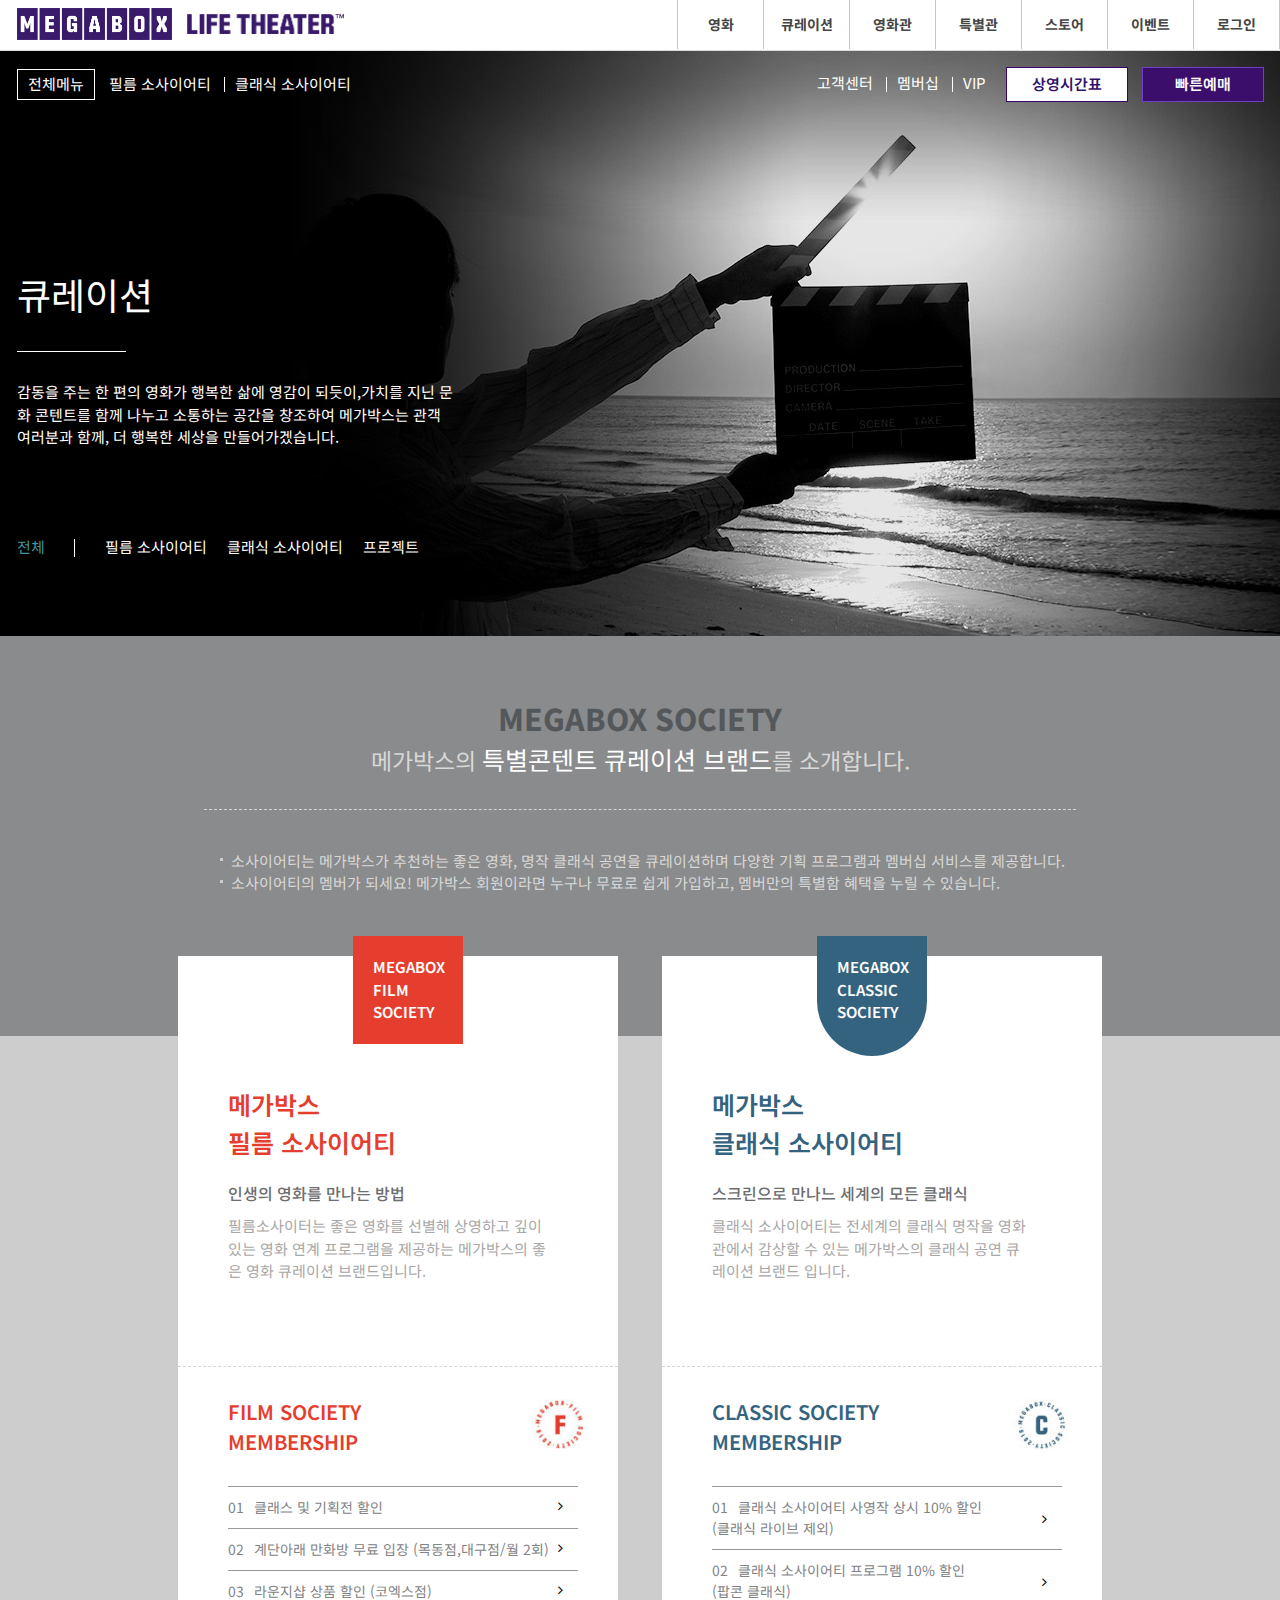
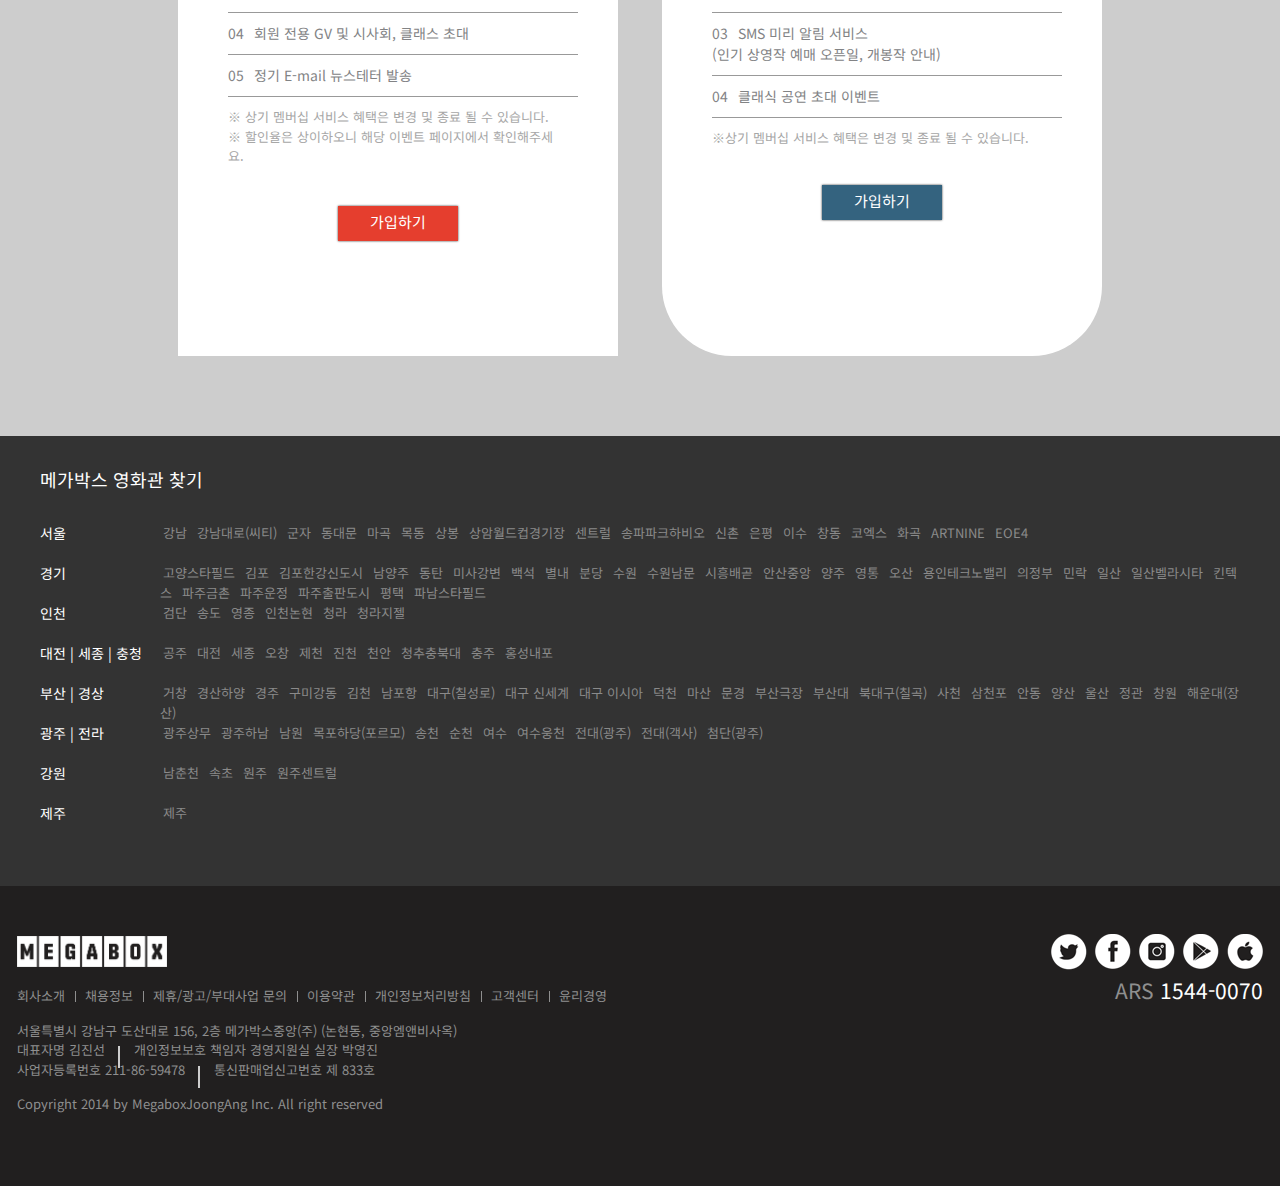
<file: custom/curation.html>
<!DOCTYPE html>
<html lang="ko">
<head>
    <meta charset="UTF-8">
    <meta name="viewport" content="width=device-width, initial-scale=1.0">
    <meta http-equiv="X-UA-Compatible" content="ie=edge">
    <meta name="author" content="insectfow">
    <meta name="description" content="메가박스 영화관 사이트입니다.">
    <meta name="keywords" content="메가박스, 영화, 최신영화, 영화관, CGV, 롯데시네마">
    <title>큐레이션 - 메가박스</title>

    <!-- style -->
    <link rel="stylesheet" href="../assets/css/reset.css">
    <link rel="stylesheet" href="../assets/css/style.css">
    <link rel="stylesheet" href="../assets/css/font-awesome.css">
    <script type="text/javascript" src="../assets/js/jquery.min_1.12.4.js"></script>

    <!-- 파비콘 -->
    <link rel="shortcut icon" href="../assets/icons/favicon-64.png">
    <link rel="apple-touch-icon-precomposed" href="../assets/icons/favicon-152.png">
    <link rel="icon" href="../assets/icons/favicon-152.png">
    <link rel="icon" href="../assets/icons/favicon-16.png" sizes="16x16"> 
    <link rel="icon" href="../assets/icons/favicon-32.png" sizes="32x32"> 
    <link rel="icon" href="../assets/icons/favicon-48.png" sizes="48x48"> 
    <link rel="icon" href="../assets/icons/favicon-64.png" sizes="64x64"> 
    <link rel="icon" href="../assets/icons/favicon-128.png" sizes="128x128">

    <!-- 웹 폰트 -->
    <link href="https://fonts.googleapis.com/css?family=Noto+Sans+KR:100,300,400,500,700,900&amp;subset=korean" rel="stylesheet">
    
    <!-- HTML5shiv ie6~8 -->
    <!--[if lt IE 9]> 
        <script src="js/html5shiv.min.js"></script> 
        <script type="text/javascript">
        alert("현재 당신이 보는 브라우저는 지원하지 않습니다. 최신 브라우저로 업데이트해주세요!");
    </script>
    <![endif]-->



    
</head>
<body>
    <!-- 스킵 내비게이션 -->
    <div id="skip">
            <a rel="bookmark" href="#banner">배너 영역 바로가기</a>
            <a rel="bookmark" href="#movie">최신 영화 바로가기</a>
            <a rel="bookmark" href="#event">새로운 이벤트 바로가기</a>
            <a rel="bookmark" href="#new">새로운 영화 바로가기</a>
            <a rel="bookmark" href="#help">고객센터 바로가기</a>
        </div>
        <!-- //스킵 내비게이션 -->

    <!-- 모바일 메뉴 -->
    <nav id="mNav">
        <div class="ham-wrap">
            <div class="ham"><span></span></div>
        </div>
    </nav>



    <header id="header" class="sub">
        <div class="fix_container">
            <div class="row">
                <div class="header">
                    <h1>
                        <a href="../index.html">
                            <em><img src="../assets/img/logo.png" alt="MEGABOX"></em>
                            <strong><img src="../assets/img/logo-sub.png" alt="LIFE THEATER"></strong>
                        </a>    
                    </h1>
                    <nav class="nav">
                        <ul class="clearfix">
                            <li><a href="#">영화</a></li>
                            <li><a href="#">큐레이션</a></li>
                            <li><a href="#">영화관</a></li>
                            <li><a href="#">특별관</a></li>
                            <li><a href="#">스토어</a></li>
                            <li><a href="#">이벤트</a></li>
                            <li><a href="#">로그인</a></li>
                        </ul>
                    </nav>
                </div>
            </div>            
        </div>   
    </header>
    <!-- //header -->

    <section id="banner" class="sub_cr" >
            <div class="banner_menu sub_cr">
                <h2 class="ir_su"> 배너 영역</h2>
                <div class="container">
                    <div class="row">
                        <div class="bm_left">
                            <ul>
                                <li class="total"><a href="#">전체메뉴</a></li>
                                <li class="line"><a href="#">필름 소사이어티</a></li>
                                <li><a href="#">클래식 소사이어티</a></li>
                            </ul>
                        </div>
                    </div>
                    <div class="bm_right">
                        <ul>
                            <li class="line"><a href="faq.html">고객센터</a></li>
                            <li class="line"><a href="membership.html">멤버십</a></li>
                            <li><a href="#">VIP</a></li> 
                        </ul>
                        <ul class="btn_box">
                            <li class="box1"><a href="#">상영시간표</a></li>
                            <li class="box2"><a href="#">빠른예매</a></li>
                        </ul>
                    </div>
                    <div class="text_cr">
                        <h3>큐레이션</h3>
                        <span class="bdbar"></span>                        
                        <p>감동을 주는 한 편의 영화가 행복한 삶에 영감이 되듯이,가치를 지닌 문화 콘텐트를 함께 나누고 소통하는 공간을 창조하여 메가박스는 관객 여러분과 함께, 더 행복한 세상을 만들어가겠습니다.</p>
                    </div>
                    <div class="nav_menu">
                        <ul>
                            <li class="all_menu bar3"><a href="#">전체</a></li>
                            <li><a href="#">필름 소사이어티</a></li>
                            <li><a href="#">클래식 소사이어티</a></li>
                            <li><a href="#">프로젝트</a></li>
                        </ul>
                    </div>
                </div>
            </div>
    </section>
    <!-- //banner -->

    <section id="contents" class="sub_cr">
        <div class="container">
            <div class="contents">
                <div class="brand">
                    <h2>MEGABOX SOCIETY</h2>
                    <h3>메가박스의 <span> 특별콘텐트 큐레이션 브랜드</span>를 소개합니다.</h3>
                    <div class="pline"></div>
                    <ul>
                        <li class="point">소사이어티는 메가박스가 추천하는 좋은 영화, 명작 클래식 공연을 큐레이션하며 다양한 기획 프로그램과 멤버십 서비스를 제공합니다.</li>
                        <li class="point">소사이어티의 멤버가 되세요! 메가박스 회원이라면 누구나 무료로 쉽게 가입하고, 멤버만의 특별함 혜택을 누릴 수 있습니다.</li>
                    </ul>
                </div>
            </div>
        </div>
    </section>
    <!--//contents  -->

    <section id="contents2" class="sub_cr">
        <div class="container">
            <div class="contents2">
                <div class="Fsociety">
                    <div class="box_top">
                        <h4>MEGABOX <br>FILM <br>SOCIETY</h4>
                        <h2>메가박스</h2>
                        <h2>필름 소사이어티</h2>
                        <p>인생의 영화를 만나는 방법</p>
                        <ul>
                            <li>필름소사이터는 좋은 영화를 선별해 상영하고 깊이 있는 영화 연계 프로그램을 제공하는 메가박스의 좋은 영화 큐레이션 브랜드입니다.</li>
                        </ul>
                    </div>
                    <div class="pline2"></div>                   
                    <div class="box_bottom">
                        <h3>FILM SOCIETY <br> MEMBERSHIP <img src="../assets/img/cricon1.jpg" alt="아이콘1"></h3>
                        <p><span>01</span>클래스 및 기획전 할인<a href="#"><i class="fa fa-angle-right mr5" aria-hidden="true"></i></a></p>
                        <p><span>02</span>계단아래 만화방 무료 입장 (목동점,대구점/월 2회)<a href="#"><i class="fa fa-angle-right mr5" aria-hidden="true"></i></a></p>
                        <p><span>03</span>라운지샵 상품 할인 (코엑스점)<a href="#"><i class="fa fa-angle-right mr5" aria-hidden="true"></i></a></p>
                        <p><span>04</span>회원 전용 GV 및 시사회, 클래스 초대</p>
                        <p><span>05</span>정기 E-mail 뉴스테터 발송</p>
                        <ul>
                            <li>※ 상기 멤버십 서비스 혜택은 변경 및 종료 될 수 있습니다.</li>
                            <li>※ 할인율은 상이하오니 해당 이벤트 페이지에서 확인해주세요.</li>
                        </ul>
                        <div class="botton"><span>가입하기</span></div>                                              
                    </div>
                </div>
                <div class="Csociety">
                    <div class="box_top2">
                        <h4>MEGABOX<br>CLASSIC<br>SOCIETY</h4>
                        <h2>메가박스<br>클래식 소사이어티</h2>
                        <p>스크린으로 만나느 세계의 모든 클래식</p>
                        <ul>
                            <li>클래식 소사이어티는 전세계의 클래식 명작을 영화관에서 감상할 수 있는 메가박스의 클래식 공연 큐레이션 브랜드 입니다.</li>
                        </ul>
                    </div>
                    <div class="pline2"></div>                    
                    <div class="box_bottom2">
                        <h3>CLASSIC SOCIETY <br> MEMBERSHIP <img src="../assets/img/cricon2.jpg" alt="아이콘1"></h3>
                        <p><span>01</span>클래식 소사이어티 사영작 상시 10% 할인 <br>      (클래식 라이브 제외)<a href="#"><i class="fa fa-angle-right mr5" aria-hidden="true"></i></a></p>
                        <p><span>02</span>클래식 소사이어티 프로그램 10% 할인<br>       (팝콘 클래식)<a href="#"><i class="fa fa-angle-right mr5" aria-hidden="true"></i></a></p>
                        <p><span>03</span>SMS 미리 알림 서비스<br>         (인기 상영작 예매 오픈일, 개봉작 안내)</p>
                        <p><span>04</span>클래식 공연 초대 이벤트</p>                        
                        <ul>
                            <li>※상기 멤버십 서비스 혜택은 변경 및 종료 될 수 있습니다.</li>                           
                        </ul>
                        <div class="botton"><span>가입하기</span></div>                        
                    </div>
                </div>
            </div>
        </div>
    </section>
    <!--//contents2 -->

    <section id="theater">
        <div class="container">
            <div class="theater">
                <h2>메가박스 영화관 찾기</h2>
                <ul>
                    <li><span>서울</span>
                        <a href="#">강남</a>
                        <a href="#">강남대로(씨티)</a>
                        <a href="#">군자</a>
                        <a href="#">동대문</a>
                        <a href="#">마곡</a>
                        <a href="#">목동</a>
                        <a href="#">상봉</a>
                        <a href="#">상암월드컵경기장</a>
                        <a href="#">센트럴</a>
                        <a href="#">송파파크하비오</a>
                        <a href="#">신촌</a>
                        <a href="#">은평</a>
                        <a href="#">이수</a>
                        <a href="#">창동</a>
                        <a href="#">코엑스</a>
                        <a href="#">화곡</a>
                        <a href="#">ARTNINE</a>
                        <a href="#">EOE4</a>
                    </li>
                    <li><span>경기</span>
                        <a href="#">고양스타필드</a>
                        <a href="#">김포</a>
                        <a href="#">김포한강신도시</a>
                        <a href="#">남양주</a>
                        <a href="#">동탄</a>
                        <a href="#">미사강변</a>
                        <a href="#">백석</a>
                        <a href="#">별내</a>
                        <a href="#">분당</a>
                        <a href="#">수원</a>
                        <a href="#">수원남문</a>
                        <a href="#">시흥배곧</a>
                        <a href="#">안산중앙</a>
                        <a href="#">양주</a>
                        <a href="#">영통</a>
                        <a href="#">오산</a>
                        <a href="#">용인테크노밸리</a>
                        <a href="#">의정부</a>
                        <a href="#">민락</a>
                        <a href="#">일산</a>
                        <a href="#">일산벨라시타</a>
                        <a href="#">킨텍스</a>
                        <a href="#">파주금촌</a>
                        <a href="#">파주운정</a>
                        <a href="#">파주출판도시</a>
                        <a href="#">평택</a>
                        <a href="#">파남스타필드</a>
                    </li>
                    <li><span>인천</span>
                        <a href="#">검단</a>
                        <a href="#">송도</a>
                        <a href="#">영종</a>
                        <a href="#">인천논현</a>
                        <a href="#">청라</a>
                        <a href="#">청라지젤</a>
                    </li>
                    <li><span>대전  |  세종  |  충청</span>
                        <a href="#">공주</a>
                        <a href="#">대전</a>
                        <a href="#">세종</a>
                        <a href="#">오창</a>
                        <a href="#">제천</a>
                        <a href="#">진천</a>
                        <a href="#">천안</a>
                        <a href="#">청추충북대</a>
                        <a href="#">충주</a>
                        <a href="#">홍성내포</a>
                    </li>
                    <li><span>부산  |  경상</span>
                        <a href="#">거창</a>
                        <a href="#">경산하양</a>
                        <a href="#">경주</a>
                        <a href="#">구미강동</a>
                        <a href="#">김천</a>
                        <a href="#">남포항</a>
                        <a href="#">대구(칠성로)</a>
                        <a href="#">대구 신세계</a>
                        <a href="#">대구 이시아</a>
                        <a href="#">덕천</a>
                        <a href="#">마산</a>
                        <a href="#">문경</a>
                        <a href="#">부산극장</a>
                        <a href="#">부산대</a>
                        <a href="#">북대구(칠곡)</a>
                        <a href="#">사천</a>
                        <a href="#">삼천포</a>
                        <a href="#">안동</a>
                        <a href="#">양산</a>
                        <a href="#">울산</a>
                        <a href="#">정관</a>
                        <a href="#">창원</a>
                        <a href="#">해운대(장산)</a>
                    </li>
                    <li><span>광주  |  전라</span>
                        <a href="#">광주상무</a>
                        <a href="#">광주하남</a>
                        <a href="#">남원</a>
                        <a href="#">목포하당(포르모)</a>
                        <a href="#">송천</a>
                        <a href="#">순천</a>
                        <a href="#">여수</a>
                        <a href="#">여수웅천</a>
                        <a href="#">전대(광주)</a>
                        <a href="#">전대(객사)</a>
                        <a href="#">첨단(광주)</a>                        
                    </li>
                    <li><span>강원</span>
                        <a href="#">남춘천</a>
                        <a href="#">속초</a>
                        <a href="#">원주</a>
                        <a href="#">원주센트럴</a>
                    </li>
                    <li><span>제주</span>
                        <a href="#">제주</a>
                    </li>
                </ul>
            </div>
        </div>
    </section>  
    


    <footer id="footer" class="sub_cr">
        <div id="footer_sns">
            <div class="fix_container">
                <div class="footer_sns">
                    <ul>
                        <li class="icon s1"><a href="#"><span class="ir_pm">트위터</span></a></li>
                        <li class="icon s2"><a href="#"><span class="ir_pm">페이스북</span></a></li>
                        <li class="icon s3"><a href="#"><span class="ir_pm">인스타그램</span></a></li>
                        <li class="icon s4"><a href="#"><span class="ir_pm">구글 플레이</span></a></li>
                        <li class="icon s5"><a href="#"><span class="ir_pm">아이폰 앱스토어</span></a></li>
                    </ul>    
                    <div class="tel">
                        <a href="#">ARS <em>1544-0070</em></a>
                    </div>
                </div>
            </div>
        </div>
        <div id="footer_infor" >
            <div class="fix_container">
                <div class="row">
                    <div class="footer_infor">
                        <h2><img src="../assets/img/logo_footer.png" alt="megabox"></h2>
                        <ul>
                            <li><a href="#">회사소개</a></li>
                            <li><a href="#">채용정보</a></li>
                            <li><a href="#">제휴/광고/부대사업 문의</a></li>
                            <li><a href="#">이용약관</a></li>
                            <li><a href="#">개인정보처리방침</a></li>
                            <li><a href="#">고객센터</a></li>
                            <li><a href="#">윤리경영</a></li>
                        </ul>
                        <address>
                            <p>서울특별시 강남구 도산대로 156, 2층 메가박스중앙(주) (논현동, 중앙엠앤비사옥)<br><span class="bar2">대표자명 김진선</span> 개인정보보호 책임자 경영지원실 실장 박영진<br><span class="bar2">사업자등록번호 211-86-59478</span> 통신판매업신고번호 제 833호</p>
                            <p>Copyright 2014 by MegaboxJoongAng Inc. All right reserved</p>
                        </address>
                    </div>
                </div>
            </div>
        </div>
    </footer>
    <!-- //footer -->    


    <!-- javascript Libraries -->
    <script src="../assets/js/jquery.min_1.12.4.js"></script>
    <script src="../assets/js/modernizr-custom.js"></script>
</body>
</html>
</file>
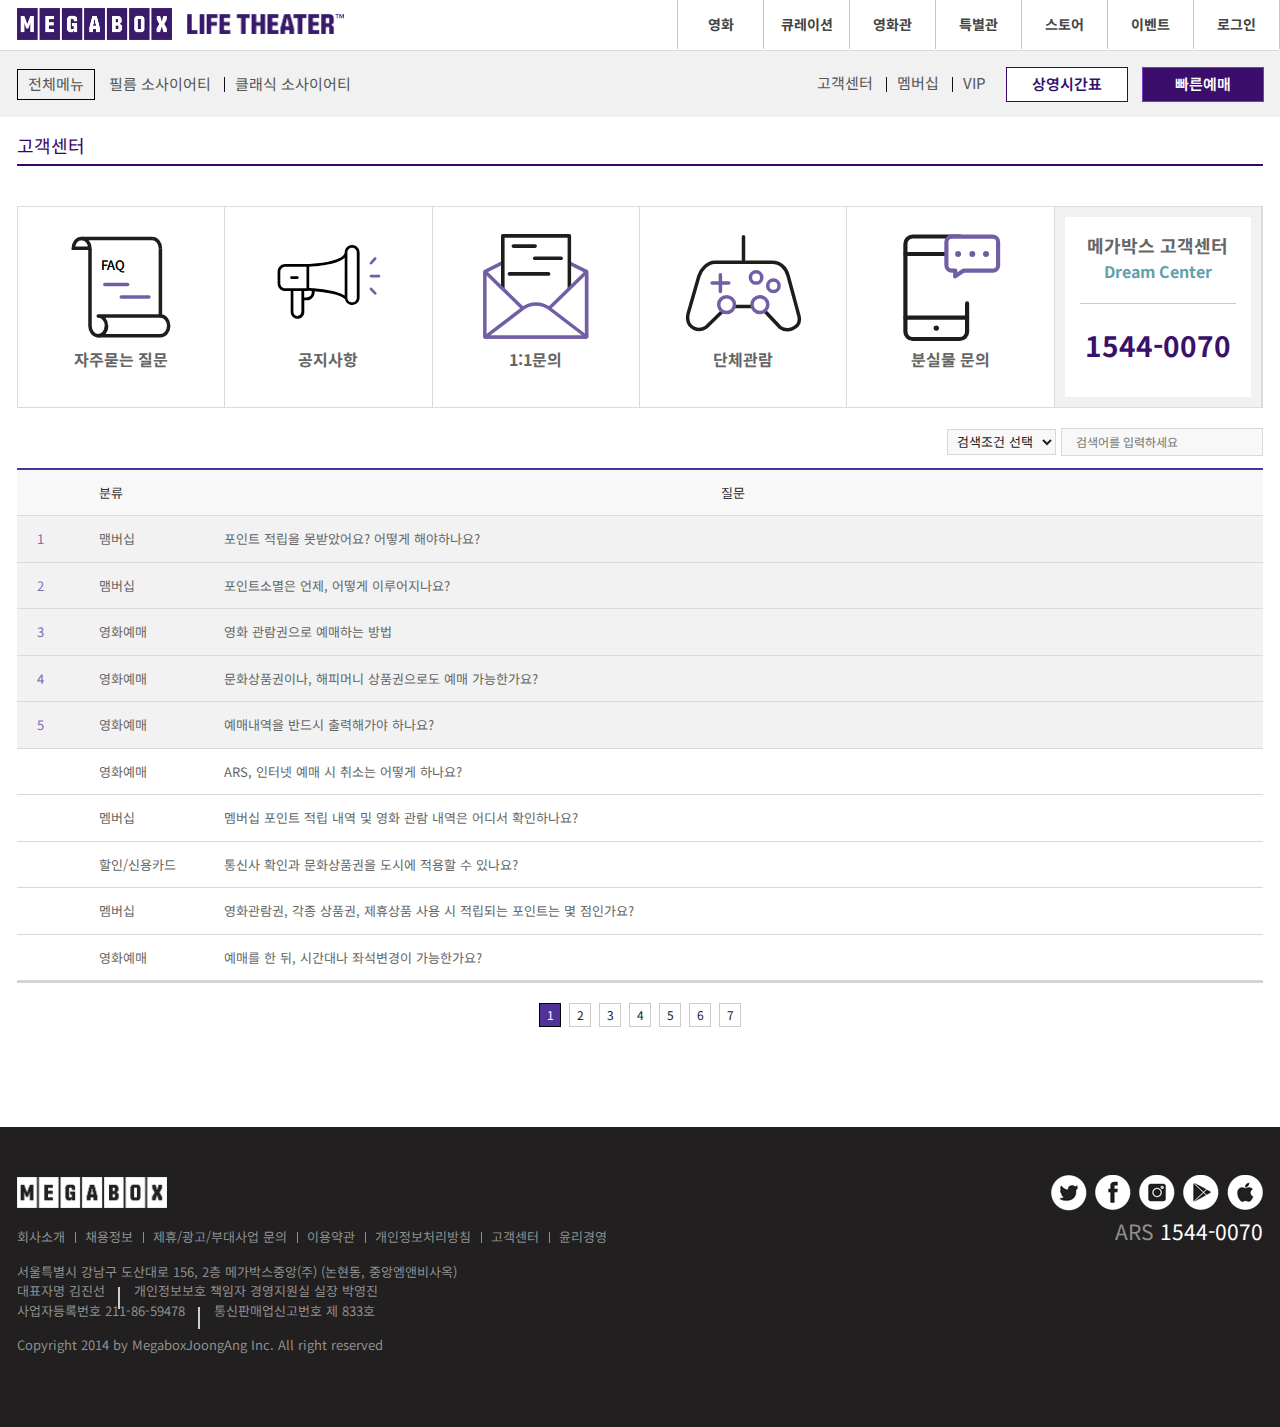
<file: custom/faq.html>
<!DOCTYPE html>
<html lang="ko">
<head>
    <meta charset="UTF-8">
    <meta name="viewport" content="width=device-width, initial-scale=1.0">
    <meta http-equiv="X-UA-Compatible" content="ie=edge">
    <meta name="author" content="insectfow">
    <meta name="description" content="메가박스 영화관 사이트입니다.">
    <meta name="keywords" content="메가박스, 영화, 최신영화, 영화관, CGV, 롯데시네마">
    <title>자주묻는 질문 - 메가박스</title>

    <!-- style -->
    <link rel="stylesheet" href="../assets/css/reset.css">
    <link rel="stylesheet" href="../assets/css/style.css">
    <link rel="stylesheet" href="../assets/css/font-awesome.css">
    <script type="text/javascript" src="../assets/js/jquery.min_1.12.4.js"></script>

    <!-- 파비콘 -->
    <link rel="shortcut icon" href="../assets/icons/favicon-64.png">
    <link rel="apple-touch-icon-precomposed" href="../assets/icons/favicon-152.png">
    <link rel="icon" href="../assets/icons/favicon-152.png">
    <link rel="icon" href="../assets/icons/favicon-16.png" sizes="16x16"> 
    <link rel="icon" href="../assets/icons/favicon-32.png" sizes="32x32"> 
    <link rel="icon" href="../assets/icons/favicon-48.png" sizes="48x48"> 
    <link rel="icon" href="../assets/icons/favicon-64.png" sizes="64x64"> 
    <link rel="icon" href="../assets/icons/favicon-128.png" sizes="128x128">

    <!-- 웹 폰트 -->
    <link href="https://fonts.googleapis.com/css?family=Noto+Sans+KR:100,300,400,500,700,900&amp;subset=korean" rel="stylesheet">
    
    <!-- HTML5shiv ie6~8 -->
    <!--[if lt IE 9]> 
        <script src="js/html5shiv.min.js"></script> 
        <script type="text/javascript">
        alert("현재 당신이 보는 브라우저는 지원하지 않습니다. 최신 브라우저로 업데이트해주세요!");
    </script>
    <![endif]-->



    
</head>
<body>
    <!-- 스킵 내비게이션 -->
    <div id="skip">
            <a rel="bookmark" href="#banner">배너 영역 바로가기</a>
            <a rel="bookmark" href="#movie">최신 영화 바로가기</a>
            <a rel="bookmark" href="#event">새로운 이벤트 바로가기</a>
            <a rel="bookmark" href="#new">새로운 영화 바로가기</a>
            <a rel="bookmark" href="#help">고객센터 바로가기</a>
        </div>
        <!-- //스킵 내비게이션 -->

    <!-- 모바일 메뉴 -->
    <nav id="mNav">
        <div class="ham-wrap">
            <div class="ham"><span></span></div>
        </div>
    </nav>



    <header id="header" class="sub">
        <div class="fix_container">
            <div class="row">
                <div class="header">
                    <h1>
                        <a href="../index.html">
                            <em><img src="../assets/img/logo.png" alt="MEGABOX"></em>
                            <strong><img src="../assets/img/logo-sub.png" alt="LIFE THEATER"></strong>
                        </a>    
                    </h1>
                    <nav class="nav">
                        <ul class="clearfix">
                            <li><a href="#">영화</a></li>
                            <li><a href="curation.html">큐레이션</a></li>
                            <li><a href="#">영화관</a></li>
                            <li><a href="#">특별관</a></li>
                            <li><a href="#">스토어</a></li>
                            <li><a href="#">이벤트</a></li>
                            <li><a href="#">로그인</a></li>
                        </ul>
                    </nav>
                </div>
            </div>            
        </div>   
    </header>
    <!-- //header -->

    <section id="banner" class="sub" >
            <div class="banner_menu sub">
                <h2 class="ir_su"> 배너 영역</h2>
                <div class="fix_container">
                    <div class="row">
                        <div class="bm_left">
                            <ul>
                                <li class="total"><a href="#">전체메뉴</a></li>
                                <li class="line"><a href="#">필름 소사이어티</a></li>
                                <li><a href="#">클래식 소사이어티</a></li>
                            </ul>
                        </div>
                    </div>
                    <div class="bm_right">
                        <ul>
                            <li class="line"><a href="#">고객센터</a></li>
                            <li class="line"><a href="membership.html">멤버십</a></li>
                            <li><a href="#">VIP</a></li> 
                        </ul>
                        <ul class="btn_box">
                            <li class="box1"><a href="#">상영시간표</a></li>
                            <li class="box2"><a href="#">빠른예매</a></li>
                        </ul>
                    </div>
                </div>
            </div>
    </section>
    <!-- //banner -->


    <div id="sub_title">
        <div class="fix_container">
            <div class="row">
                <div class="sub_title">
                    <h2>고객센터</h2>
                </div>
            </div>
        </div>
    </div>
    <!--//sub_title -->


    <section id="contents">
        <div class="fix_container">
            <div class="row">
                <div class="custom_title">
                    <ul>
                        <li class="active">
                            <a href="faq.html">
                                <span class="img_svg"><svg version="1.1" id="Layer_1" xmlns="http://www.w3.org/2000/svg" xmlns:xlink="http://www.w3.org/1999/xlink" x="0px" y="0px"
                                        viewBox="0 0 120 120" style="enable-background:new 0 0 120 120;" xml:space="preserve">
                                <style type="text/css">
                                    .st0{fill:#715EA5;}
                                    .st1{fill:#FFFFFF;stroke:#1D1D1B;stroke-width:3.5;stroke-miterlimit:10;}
                                    .st2{fill:#FFFFFF;}
                                    .st3{fill:#1D1D1B;}
                                    .st4{fill:none;stroke:#1D1D1B;stroke-width:3.5;stroke-linecap:round;stroke-miterlimit:10;}
                                    .st5{fill:#FFFFFF;stroke:#715EA5;stroke-width:3.5;stroke-miterlimit:10;}
                                    .st6{fill:none;stroke:#715EA5;stroke-width:3.5;stroke-linecap:round;stroke-miterlimit:10;}
                                    .st7{fill:#FFFFFF;stroke:#1D1D1B;stroke-width:3.5;stroke-linecap:round;stroke-linejoin:round;stroke-miterlimit:10;}
                                    .st8{fill:none;stroke:#1D1D1B;stroke-width:3.5;stroke-linejoin:round;stroke-miterlimit:10;}
                                    .st9{font-family:'ArialRoundedMTBold';}
                                    .st10{font-size:21.7317px;}
                                    .st11{fill:#1D1D1B;stroke:#715EA5;stroke-width:3.5;stroke-linecap:round;stroke-miterlimit:10;}
                                </style>                                        
                                <g>
                                    <g>
                                        <path style="fill:#715EA5;" d="M246.4,114.7H144.6c-1,0-1.8-0.8-1.8-1.8V47.6c0-0.7,0.4-1.3,1-1.6l50.3-25.5c0.5-0.3,1.1-0.3,1.6,0L247.2,46
                                            c0.6,0.3,1,0.9,1,1.6V113C248.1,113.9,247.3,114.7,246.4,114.7z M146.4,111.2h98.2V48.6L194.9,24l-48.5,24.7V111.2z"/>
                                    </g>
                                </g>
                                <g>
                                    <g>
                                        <path style="fill:#FFFFFF;stroke:#1D1D1B;stroke-width:3.5;stroke-miterlimit:10;" d="M174.6,90.9"/>
                                    </g>
                                </g>
                                <g>
                                    <g>
                                        <polyline style="fill:#FFFFFF;" points="162.5,64.1 162.5,11.8 229.1,11.8 229.1,63.9       "/>
                                    </g>
                                    <g>
                                        <path style="fill:#1D1D1B;" d="M164.3,64.1h-3.5V11.8c0-1,0.8-1.8,1.8-1.8h66.5c1,0,1.8,0.8,1.8,1.8v52.1h-3.5V13.5h-63V64.1z"/>
                                    </g>
                                </g>
                                <g>
                                    <g>
                                        <path style="fill:#FFFFFF;" d="M144.9,113l37.6-28.6c7.8-6,18.7-6,26.5,0l37.6,28.6H144.9z"/>
                                    </g>
                                    <g>
                                        <path style="fill:#715EA5;" d="M246.7,114.7H144.9l-1.1-3.1l37.6-28.6c8.4-6.4,20.2-6.4,28.6,0l37.6,28.6L246.7,114.7z M150.1,111.2h91.4
                                            L208,85.7c-7.2-5.5-17.2-5.5-24.4,0L150.1,111.2z"/>
                                    </g>
                                </g>
                                <g>
                                    <g>
                                        
                                            <rect x="170.8" y="60.5" transform="matrix(0.6989 -0.7152 0.7152 0.6989 -1.3568 145.8583)" style="fill:#715EA5;" width="3.5" height="28"/>
                                    </g>
                                </g>
                                <g>
                                    <g>
                                        
                                            <rect x="152" y="43.9" transform="matrix(0.6989 -0.7152 0.7152 0.6989 6.1225 126.8697)" style="fill:#715EA5;" width="3.5" height="24.6"/>
                                    </g>
                                </g>
                                <g>
                                    <g>
                                        
                                            <rect x="201.3" y="64.2" transform="matrix(0.7154 -0.6987 0.6987 0.7154 18.6886 177.7679)" style="fill:#715EA5;" width="52.6" height="3.5"/>
                                    </g>
                                </g>
                                <g>
                                    <g>
                                        <path style="fill:#1D1D1B;" d="M194.9,23.8h-21.7c-1,0-1.8-0.8-1.8-1.8s0.8-1.8,1.8-1.8h21.7c1,0,1.8,0.8,1.8,1.8S195.9,23.8,194.9,23.8z"/>
                                    </g>
                                </g>
                                <g>
                                    <g>
                                        <path style="fill:#1D1D1B;" d="M220.9,35.9h-26.4c-1,0-1.8-0.8-1.8-1.8s0.8-1.8,1.8-1.8h26.4c1,0,1.8,0.8,1.8,1.8S221.8,35.9,220.9,35.9z"/>
                                    </g>
                                </g>
                                <g>
                                    <g>
                                        <path style="fill:#1D1D1B;" d="M208.2,51.5h-39c-1,0-1.8-0.8-1.8-1.8s0.8-1.8,1.8-1.8h39c1,0,1.8,0.8,1.8,1.8S209.2,51.5,208.2,51.5z"/>
                                    </g>
                                </g>
                                <g>
                                    <path style="fill:#FFFFFF;stroke:#1D1D1B;stroke-width:3.5;stroke-miterlimit:10;" d="M-38.3,98.7l-19.5-20.8H-91L-111.4,98c-0.5,0.5-1.1,0.9-1.7,1.2c-7,4.1-16.5,0-17.5-8.4c0-0.2,0-0.8-0.1-1.5
                                        c0-1.5,0.2-3,0.6-4.5l10.7-37.6c2.4-6.8,8.4-13.6,15.9-13.6h57.3c7.5,0,13.9,5.4,15.9,13.6l9.5,35.1c0,0.5,1.8,6.1,1.8,8.2
                                        C-19,99.7-30.9,104-38.3,98.7z"/>
                                    <line style="fill:none;stroke:#1D1D1B;stroke-width:3.5;stroke-linecap:round;stroke-miterlimit:10;" x1="-74.8" y1="31.3" x2="-74.8" y2="8"/>
                                    <circle style="fill:#FFFFFF;stroke:#715EA5;stroke-width:3.5;stroke-miterlimit:10;" cx="-91.8" cy="75.9" r="7.9"/>
                                    <circle style="fill:#FFFFFF;stroke:#715EA5;stroke-width:3.5;stroke-miterlimit:10;" cx="-58.5" cy="75.9" r="7.9"/>
                                    <line style="fill:none;stroke:#715EA5;stroke-width:3.5;stroke-linecap:round;stroke-miterlimit:10;" x1="-97.9" y1="46.1" x2="-97.9" y2="62.7"/>
                                    <line style="fill:none;stroke:#715EA5;stroke-width:3.5;stroke-linecap:round;stroke-miterlimit:10;" x1="-89.6" y1="54.4" x2="-106.2" y2="54.4"/>
                                    <circle style="fill:none;stroke:#715EA5;stroke-width:3.5;stroke-linecap:round;stroke-miterlimit:10;" cx="-62.3" cy="48.8" r="5.7"/>
                                    <circle style="fill:none;stroke:#715EA5;stroke-width:3.5;stroke-linecap:round;stroke-miterlimit:10;" cx="-44.9" cy="57.1" r="5.7"/>
                                </g>
                                <g>
                                    <path style="fill:#FFFFFF;stroke:#1D1D1B;stroke-width:3.5;stroke-linecap:round;stroke-linejoin:round;stroke-miterlimit:10;" d="M99.4,89.1H37.2c4.6,0,8.3,4.4,8.3,9.8c0,5.4-3.7,9.8-8.3,9.8h62.2c4.6,0,8.3-4.4,8.3-9.8
                                        C107.7,93.5,104,89.1,99.4,89.1z"/>
                                    <path style="fill:none;stroke:#1D1D1B;stroke-width:3.5;stroke-linejoin:round;stroke-miterlimit:10;" d="M45.6,98.9c0,5.4-3.7,9.8-8.3,9.8s-8.3-4.4-8.3-9.8V22.1"/>
                                    <path style="fill:#FFFFFF;stroke:#1D1D1B;stroke-width:3.5;stroke-miterlimit:10;" d="M99.4,21.2c0-5.4-3.7-9.8-8.3-9.8"/>
                                    <path style="fill:#FFFFFF;stroke:#1D1D1B;stroke-width:3.5;stroke-miterlimit:10;" d="M12.3,21.2c0-5.4,3.7-9.8,8.3-9.8s8.3,4.4,8.3,9.8H12.3z"/>
                                    <line style="fill:#FFFFFF;stroke:#1D1D1B;stroke-width:3.5;stroke-miterlimit:10;" x1="99.4" y1="89.1" x2="99.4" y2="21.2"/>
                                    <line style="fill:#FFFFFF;stroke:#1D1D1B;stroke-width:3.5;stroke-miterlimit:10;" x1="20.6" y1="11.4" x2="91.1" y2="11.4"/>
                                    <text transform="matrix(1 0 0 1 39.9596 43.3715)"style="fill:#715EA5 font-family:'ArialRoundedMTBold';" >FAQ</text>
                                    <text transform="matrix(1 0 0 1 39.9596 43.3715)"style="fill:#715EA5  font-family:'ArialRoundedMTBold';">FAQ</text>
                                    <line style="fill:#1D1D1B;stroke:#715EA5;stroke-width:3.5;stroke-linecap:round;stroke-miterlimit:10;" x1="43.8" y1="57.5" x2="66.6" y2="57.5"/>
                                    <line style="fill:#1D1D1B;stroke:#715EA5;stroke-width:3.5;stroke-linecap:round;stroke-miterlimit:10;" x1="60.3" y1="70.1" x2="87.9" y2="70.1"/>
                                </g>
                                </svg>
                                </span>
                                <strong>자주묻는 질문</strong>
                            </a>
                        </li>
                        <li>
                            <a href="notice.html">
                                    <span class="img_svg"><svg version="1.1" id="Layer_1" xmlns="http://www.w3.org/2000/svg" xmlns:xlink="http://www.w3.org/1999/xlink" x="0px" y="0px"
                                        viewBox="0 0 120 120" style="enable-background:new 0 0 120 120;" xml:space="preserve">
                                    <style type="text/css">
                                        .st0{fill:#715EA5;}
                                        .st1{fill:#FFFFFF;stroke:#1D1D1B;stroke-width:3.5;stroke-miterlimit:10;}
                                        .st2{fill:#FFFFFF;}
                                        .st3{fill:#1D1D1B;}
                                        .st4{fill:none;stroke:#1D1D1B;stroke-width:3.5;stroke-linecap:round;stroke-miterlimit:10;}
                                        .st5{fill:#FFFFFF;stroke:#715EA5;stroke-width:3.5;stroke-miterlimit:10;}
                                        .st6{fill:none;stroke:#715EA5;stroke-width:3.5;stroke-linecap:round;stroke-miterlimit:10;}
                                        .st7{fill:#FFFFFF;stroke:#1D1D1B;stroke-width:3.5;stroke-linecap:round;stroke-linejoin:round;stroke-miterlimit:10;}
                                        .st8{fill:none;stroke:#1D1D1B;stroke-width:3.5;stroke-linejoin:round;stroke-miterlimit:10;}
                                        .st9{fill:#1D1D1B;stroke:#715EA5;stroke-width:3.5;stroke-linecap:round;stroke-miterlimit:10;}
                                        .st10{fill:none;stroke:#1D1D1B;stroke-width:4.1671;stroke-linecap:round;stroke-miterlimit:10;}
                                        .st11{fill:#1D1D1B;stroke:#1D1D1B;stroke-width:4.1671;stroke-miterlimit:10;}
                                        .st12{fill:#FFFFFF;stroke:#715EA5;stroke-width:4.1671;stroke-linecap:round;stroke-linejoin:round;stroke-miterlimit:10;}
                                        .st13{fill:#1D1D1B;stroke:#715EA5;stroke-width:2.7781;stroke-miterlimit:10;}
                                    </style>
                                    <g>
                                        <g>
                                        </g>
                                    </g>
                                    <g>
                                        <g>
                                            <path class="st0" d="M246.4,114.7H144.6c-1,0-1.8-0.8-1.8-1.8V47.6c0-0.7,0.4-1.3,1-1.6l50.3-25.5c0.5-0.3,1.1-0.3,1.6,0L247.2,46
                                                c0.6,0.3,1,0.9,1,1.6V113C248.1,113.9,247.3,114.7,246.4,114.7z M146.4,111.2h98.2V48.6L194.9,24l-48.5,24.7V111.2z"/>
                                        </g>
                                    </g>
                                    <g>
                                        <g>
                                            <path class="st1" d="M174.6,90.9"/>
                                        </g>
                                    </g>
                                    <g>
                                        <g>
                                            <polyline class="st2" points="162.5,64.1 162.5,11.8 229.1,11.8 229.1,63.9 		"/>
                                        </g>
                                        <g>
                                            <path class="st3" d="M164.3,64.1h-3.5V11.8c0-1,0.8-1.8,1.8-1.8h66.5c1,0,1.8,0.8,1.8,1.8v52.1h-3.5V13.5h-63V64.1z"/>
                                        </g>
                                    </g>
                                    <g>
                                        <g>
                                            <path class="st2" d="M144.9,113l37.6-28.6c7.8-6,18.7-6,26.5,0l37.6,28.6H144.9z"/>
                                        </g>
                                        <g>
                                            <path class="st0" d="M246.7,114.7H144.9l-1.1-3.1l37.6-28.6c8.4-6.4,20.2-6.4,28.6,0l37.6,28.6L246.7,114.7z M150.1,111.2h91.4
                                                L208,85.7c-7.2-5.5-17.2-5.5-24.4,0L150.1,111.2z"/>
                                        </g>
                                    </g>
                                    <g>
                                        <g>
                                            
                                                <rect x="170.8" y="60.5" transform="matrix(0.6989 -0.7152 0.7152 0.6989 -1.3568 145.8583)" class="st0" width="3.5" height="28"/>
                                        </g>
                                    </g>
                                    <g>
                                        <g>
                                            
                                                <rect x="152" y="43.9" transform="matrix(0.6989 -0.7152 0.7152 0.6989 6.1225 126.8697)" class="st0" width="3.5" height="24.6"/>
                                        </g>
                                    </g>
                                    <g>
                                        <g>
                                            
                                                <rect x="201.3" y="64.2" transform="matrix(0.7154 -0.6987 0.6987 0.7154 18.6886 177.7679)" class="st0" width="52.6" height="3.5"/>
                                        </g>
                                    </g>
                                    <g>
                                        <g>
                                            <path class="st3" d="M194.9,23.8h-21.7c-1,0-1.8-0.8-1.8-1.8s0.8-1.8,1.8-1.8h21.7c1,0,1.8,0.8,1.8,1.8S195.9,23.8,194.9,23.8z"/>
                                        </g>
                                    </g>
                                    <g>
                                        <g>
                                            <path class="st3" d="M220.9,35.9h-26.4c-1,0-1.8-0.8-1.8-1.8s0.8-1.8,1.8-1.8h26.4c1,0,1.8,0.8,1.8,1.8S221.8,35.9,220.9,35.9z"/>
                                        </g>
                                    </g>
                                    <g>
                                        <g>
                                            <path class="st3" d="M208.2,51.5h-39c-1,0-1.8-0.8-1.8-1.8s0.8-1.8,1.8-1.8h39c1,0,1.8,0.8,1.8,1.8S209.2,51.5,208.2,51.5z"/>
                                        </g>
                                    </g>
                                    <g>
                                        <path class="st1" d="M-38.3,98.7l-19.5-20.8H-91L-111.4,98c-0.5,0.5-1.1,0.9-1.7,1.2c-7,4.1-16.5,0-17.5-8.4c0-0.2,0-0.8-0.1-1.5
                                            c0-1.5,0.2-3,0.6-4.5l10.7-37.6c2.4-6.8,8.4-13.6,15.9-13.6h57.3c7.5,0,13.9,5.4,15.9,13.6l9.5,35.1c0,0.5,1.8,6.1,1.8,8.2
                                            C-19,99.7-30.9,104-38.3,98.7z"/>
                                        <line class="st4" x1="-74.8" y1="31.3" x2="-74.8" y2="8"/>
                                        <circle class="st5" cx="-91.8" cy="75.9" r="7.9"/>
                                        <circle class="st5" cx="-58.5" cy="75.9" r="7.9"/>
                                        <line class="st6" x1="-97.9" y1="46.1" x2="-97.9" y2="62.7"/>
                                        <line class="st6" x1="-89.6" y1="54.4" x2="-106.2" y2="54.4"/>
                                        <circle class="st6" cx="-62.3" cy="48.8" r="5.7"/>
                                        <circle class="st6" cx="-44.9" cy="57.1" r="5.7"/>
                                    </g>
                                    <g>
                                        <path class="st7" d="M-35.5,205.9h-62.2c4.6,0,8.3,4.4,8.3,9.8s-3.7,9.8-8.3,9.8h62.2c4.6,0,8.3-4.4,8.3-9.8
                                            S-30.9,205.9-35.5,205.9z"/>
                                        <path class="st8" d="M-89.3,215.7c0,5.4-3.7,9.8-8.3,9.8s-8.3-4.4-8.3-9.8v-76.8"/>
                                        <path class="st1" d="M-35.5,138c0-5.4-3.7-9.8-8.3-9.8"/>
                                        <path class="st1" d="M-122.6,138c0-5.4,3.7-9.8,8.3-9.8s8.3,4.4,8.3,9.8H-122.6z"/>
                                        <line class="st1" x1="-35.5" y1="205.9" x2="-35.5" y2="138"/>
                                        <line class="st1" x1="-114.3" y1="128.2" x2="-43.8" y2="128.2"/>
                                        <text transform="matrix(1 0 0 1 -94.9066 160.1495)" class="st0" style="font-family:'ArialRoundedMTBold'; font-size:21.7316px;">FAQ</text>
                                        <line class="st9" x1="-91.1" y1="174.2" x2="-68.3" y2="174.2"/>
                                        <line class="st9" x1="-74.5" y1="186.8" x2="-47" y2="186.8"/>
                                    </g>
                                    <g>
                                        <path class="st10" d="M196.6,13.5"/>
                                        <path class="st10" d="M196.6,23.7V52c0,4-3.3,7.3-7.3,7.3h-47.1c-4,0-7.3-3.3-7.3-7.3v-87.9c0-4,3.3-7.3,7.3-7.3h47.1
                                            c4,0,7.3,3.3,7.3,7.3v24"/>
                                        <line class="st11" x1="135" y1="37.9" x2="196.6" y2="37.9"/>
                                        <line class="st11" x1="135" y1="-25.7" x2="196.6" y2="-25.7"/>
                                        <circle class="st3" cx="165.8" cy="48.4" r="2.7"/>
                                        <path class="st12" d="M222.3-9h-29.4l-8.2,5.7l0.2-5.7h-3.5c-3,0-5.4-2.4-5.4-5.4v-23.3c0-3,2.4-5.4,5.4-5.4h40.9
                                            c3,0,5.4,2.4,5.4,5.4v23.3C227.7-11.4,225.3-9,222.3-9z"/>
                                        <circle class="st13" cx="187.6" cy="-25.7" r="1.6"/>
                                        <circle class="st13" cx="201.8" cy="-25.7" r="1.6"/>
                                        <circle class="st13" cx="215.5" cy="-25.7" r="1.6"/>
                                    </g>
                                    <g>
                                        <path class="st2" d="M43.8,64c-1-0.1-2-0.1-2.8-0.2c-0.6,0.1-1.2,0.2-1.8,0.2c0,0,0,0,0,0h-2.9v6.4h2.5c2.8,0,5.1-2.3,5.1-5.1V64z"
                                            />
                                        <path class="st2" d="M33.4,64h-8v20.8c0,2.2,1.8,4,4,4s4-1.8,4-4V64z"/>
                                        <path class="st2" d="M38.5,61.3V39.7H17.4c-2.8,0-5.1,2.2-5.1,4.9v11.8c0,1.3,0.5,2.5,1.5,3.4c1,0.9,2.2,1.4,3.6,1.4c0,0,0,0,0,0
                                            H38.5z M22.2,50.6c0-0.8,0.6-1.4,1.4-1.4h5.8c0.8,0,1.4,0.6,1.4,1.4c0,0.8-0.6,1.4-1.4,1.4h-5.8C22.8,52,22.2,51.4,22.2,50.6z"/>
                                        <path class="st2" d="M76.7,68.5V30.8c-7.8,7.2-29.3,8.6-35.5,8.9v21.4C47.2,61.4,68,62.9,76.7,68.5z"/>
                                        <path class="st2" d="M84.1,20.9c-2.6,0-4.7,2.1-4.7,4.7v45.1c0,2.6,2.1,4.7,4.7,4.7c2.6,0,4.7-2.1,4.7-4.7V25.5
                                            C88.8,22.9,86.7,20.9,84.1,20.9z"/>
                                        <path d="M84.1,18.1c-4.1,0-7.4,3.3-7.4,7.4v0.3C75.1,34.1,49.8,36.7,39.9,37c-0.3,0-0.5,0-0.8,0H17.4c-4.3,0-7.8,3.4-7.8,7.7v11.8
                                            c0,2,0.8,4,2.3,5.4c1.5,1.4,3.4,2.2,5.5,2.2c0,0,0,0,0,0h5.3v20.8c0,3.7,3,6.8,6.8,6.8s6.8-3,6.8-6.8V73.2h2.5
                                            c4.3,0,7.8-3.5,7.8-7.8v-1.2c10.5,1,25.9,3.3,30.3,7.8c0.7,3.4,3.7,6,7.3,6c4.1,0,7.4-3.3,7.4-7.4V25.5
                                            C91.6,21.4,88.2,18.1,84.1,18.1z M88.8,70.7c0,2.6-2.1,4.7-4.7,4.7c-2.6,0-4.7-2.1-4.7-4.7V25.5c0-2.6,2.1-4.7,4.7-4.7
                                            c2.6,0,4.7,2.1,4.7,4.7V70.7z M38.7,70.5h-2.5V64h2.9c0,0,0,0,0,0c0.6,0,1.2-0.1,1.8-0.2c0.8,0,1.8,0.1,2.8,0.2v1.4
                                            C43.8,68.2,41.5,70.5,38.7,70.5z M29.4,88.9c-2.2,0-4-1.8-4-4V64h8v20.8C33.4,87.1,31.6,88.9,29.4,88.9z M17.4,61.3
                                            c-1.3,0-2.6-0.5-3.6-1.4c-1-0.9-1.5-2.1-1.5-3.4V44.6c0-2.7,2.3-4.9,5.1-4.9h21.1v21.6H17.4C17.4,61.3,17.4,61.3,17.4,61.3z
                                            M41.2,61.1V39.7c6.2-0.3,27.7-1.7,35.5-8.9v37.7C68,62.9,47.2,61.4,41.2,61.1z"/>
                                        <path d="M29.3,52c0.8,0,1.4-0.6,1.4-1.4c0-0.8-0.6-1.4-1.4-1.4h-5.8c-0.8,0-1.4,0.6-1.4,1.4c0,0.8,0.6,1.4,1.4,1.4H29.3z"/>
                                        <path class="st0" d="M103,37.6c0.4,0,0.8-0.2,1-0.5l4.2-4.7c0.5-0.6,0.5-1.4-0.1-1.9c-0.6-0.5-1.4-0.5-1.9,0.1l-4.2,4.7
                                            c-0.5,0.6-0.5,1.4,0.1,1.9C102.4,37.5,102.7,37.6,103,37.6z"/>
                                        <path class="st0" d="M110.9,47.7H103c-0.8,0-1.4,0.6-1.4,1.4c0,0.8,0.6,1.4,1.4,1.4h7.9c0.8,0,1.4-0.6,1.4-1.4
                                            C112.3,48.3,111.7,47.7,110.9,47.7z"/>
                                        <path class="st0" d="M104,61c-0.5-0.6-1.4-0.6-1.9,0c-0.6,0.5-0.6,1.4,0,1.9l4.2,4.4c0.3,0.3,0.6,0.4,1,0.4c0.3,0,0.7-0.1,0.9-0.4
                                            c0.6-0.5,0.6-1.4,0-1.9L104,61z"/>
                                    </g>
                                    </svg>
                                </span>
                                <strong>공지사항</strong>
                            </a> 
                        </li>
                        <li>
                            <a href="1on1.html">
                                <span class="img_svg"><svg version="1.1" id="Layer_1" xmlns="http://www.w3.org/2000/svg" xmlns:xlink="http://www.w3.org/1999/xlink" x="0px" y="0px"
                                                    viewBox="0 0 120 120" style="enable-background:new 0 0 120 120;" xml:space="preserve">
                                            <style type="text/css">
                                                .st0{fill:#715EA5;}
                                                .st1{fill:#FFFFFF;stroke:#1D1D1B;stroke-width:3.5;stroke-miterlimit:10;}
                                                .st2{fill:#FFFFFF;}
                                                .st3{fill:#1D1D1B;}
                                            </style>                                                    
                                            <g>                                                        
                                                <path class="st0" d="M110.6,111.8H8.9c-1,0-1.8-0.8-1.8-1.8V44.7c0-0.7,0.4-1.3,1-1.6l50.3-25.5c0.5-0.3,1.1-0.3,1.6,0l51.5,25.5
                                                    c0.6,0.3,1,0.9,1,1.6v65.4C112.4,111.1,111.6,111.8,110.6,111.8z M10.6,108.3h98.2V45.8L59.2,21.1L10.6,45.8V108.3z"/>
                                                <path class="st1" d="M38.9,88.1"/>
                                                <polyline class="st2" points="26.8,61.2 26.8,8.9 93.3,8.9 93.3,61"/>
                                                <path class="st3" d="M28.5,61.2H25V8.9c0-1,0.8-1.8,1.8-1.8h66.5c1,0,1.8,0.8,1.8,1.8V61h-3.5V10.7h-63V61.2z"/>
                                                <path class="st2" d="M9.2,110.1l37.6-28.6c7.8-6,18.7-6,26.5,0l37.6,28.6H9.2z"/>
                                                <path class="st0" d="M110.9,111.8H9.2l-1.1-3.1l37.6-28.6c8.4-6.4,20.2-6.4,28.6,0l37.6,28.6L110.9,111.8z M14.4,108.3h91.4
                                                    L72.3,82.8c-7.2-5.5-17.2-5.5-24.4,0L14.4,108.3z"/>
                                                <rect x="35.1" y="57.7" transform="matrix(0.6989 -0.7152 0.7152 0.6989 -40.1798 47.9042)" class="st0" width="3.5" height="28"/>      
                                                <rect x="16.2" y="41" transform="matrix(0.6989 -0.7152 0.7152 0.6989 -32.6976 28.9185)" class="st0" width="3.5" height="24.6"/>
                                                <rect x="65.5" y="61.3" transform="matrix(0.7154 -0.6987 0.6987 0.7154 -17.9384 82.1051)" class="st0" width="52.6" height="3.5"/>
                                                <path class="st3" d="M59.2,20.9H37.4c-1,0-1.8-0.8-1.8-1.8s0.8-1.8,1.8-1.8h21.7c1,0,1.8,0.8,1.8,1.8S60.1,20.9,59.2,20.9z"/>
                                                <path class="st3" d="M85.1,33H58.7c-1,0-1.8-0.8-1.8-1.8c0-1,0.8-1.8,1.8-1.8h26.4c1,0,1.8,0.8,1.8,1.8C86.9,32.2,86.1,33,85.1,33z"/>
                                                <path class="st3" d="M72.5,48.7h-39c-1,0-1.8-0.8-1.8-1.8s0.8-1.8,1.8-1.8h39c1,0,1.8,0.8,1.8,1.8S73.5,48.7,72.5,48.7z"/>
                                            </g></svg>
                                </span>
                                <strong class="tos">1:1문의</strong>
                            </a>
                        </li>
                        <li>
                            <a href="rent.html">
                                <span class="img_svg"><svg version="1.1" id="Layer_1" xmlns="http://www.w3.org/2000/svg" xmlns:xlink="http://www.w3.org/1999/xlink" x="0px" y="0px"
                                            viewBox="0 0 120 120" style="enable-background:new 0 0 120 120;" xml:space="preserve">
                                    <style type="text/css">
                                        .st0{fill:#715EA5;}
                                        .st1{fill:#FFFFFF;stroke:#1D1D1B;stroke-width:3.5;stroke-miterlimit:10;}
                                        .st2{fill:#FFFFFF;}
                                        .st3{fill:#1D1D1B;}
                                        .st4{fill:none;stroke:#1D1D1B;stroke-width:3.5;stroke-linecap:round;stroke-miterlimit:10;}
                                        .st5{fill:#FFFFFF;stroke:#715EA5;stroke-width:3.5;stroke-miterlimit:10;}
                                        .st6{fill:none;stroke:#715EA5;stroke-width:3.5;stroke-linecap:round;stroke-miterlimit:10;}
                                    </style>                                            
                                    <g>
                                        <g>
                                            <path class="st0" d="M246.4,114.7H144.6c-1,0-1.8-0.8-1.8-1.8V47.6c0-0.7,0.4-1.3,1-1.6l50.3-25.5c0.5-0.3,1.1-0.3,1.6,0L247.2,46
                                                c0.6,0.3,1,0.9,1,1.6V113C248.1,113.9,247.3,114.7,246.4,114.7z M146.4,111.2h98.2V48.6L194.9,24l-48.5,24.7V111.2z"/>
                                        </g>
                                    </g>
                                    <g>
                                        <g>
                                            <path class="st1" d="M174.6,90.9"/>
                                        </g>
                                    </g>
                                    <g>
                                        <g>
                                            <polyline class="st2" points="162.5,64.1 162.5,11.8 229.1,11.8 229.1,63.9       "/>
                                        </g>
                                        <g>
                                            <path class="st3" d="M164.3,64.1h-3.5V11.8c0-1,0.8-1.8,1.8-1.8h66.5c1,0,1.8,0.8,1.8,1.8v52.1h-3.5V13.5h-63V64.1z"/>
                                        </g>
                                    </g>
                                    <g>
                                        <g>
                                            <path class="st2" d="M144.9,113l37.6-28.6c7.8-6,18.7-6,26.5,0l37.6,28.6H144.9z"/>
                                        </g>
                                        <g>
                                            <path class="st0" d="M246.7,114.7H144.9l-1.1-3.1l37.6-28.6c8.4-6.4,20.2-6.4,28.6,0l37.6,28.6L246.7,114.7z M150.1,111.2h91.4
                                                L208,85.7c-7.2-5.5-17.2-5.5-24.4,0L150.1,111.2z"/>
                                        </g>
                                    </g>
                                    <g>
                                        <g>
                                            
                                                <rect x="170.8" y="60.5" transform="matrix(0.6989 -0.7152 0.7152 0.6989 -1.3568 145.8583)" class="st0" width="3.5" height="28"/>
                                        </g>
                                    </g>
                                    <g>
                                        <g>
                                            
                                                <rect x="152" y="43.9" transform="matrix(0.6989 -0.7152 0.7152 0.6989 6.1225 126.8697)" class="st0" width="3.5" height="24.6"/>
                                        </g>
                                    </g>
                                    <g>
                                        <g>
                                            
                                                <rect x="201.3" y="64.2" transform="matrix(0.7154 -0.6987 0.6987 0.7154 18.6886 177.7679)" class="st0" width="52.6" height="3.5"/>
                                        </g>
                                    </g>
                                    <g>
                                        <g>
                                            <path class="st3" d="M194.9,23.8h-21.7c-1,0-1.8-0.8-1.8-1.8s0.8-1.8,1.8-1.8h21.7c1,0,1.8,0.8,1.8,1.8S195.9,23.8,194.9,23.8z"/>
                                        </g>
                                    </g>
                                    <g>
                                        <g>
                                            <path class="st3" d="M220.9,35.9h-26.4c-1,0-1.8-0.8-1.8-1.8s0.8-1.8,1.8-1.8h26.4c1,0,1.8,0.8,1.8,1.8S221.8,35.9,220.9,35.9z"/>
                                        </g>
                                    </g>
                                    <g>
                                        <g>
                                            <path class="st3" d="M208.2,51.5h-39c-1,0-1.8-0.8-1.8-1.8s0.8-1.8,1.8-1.8h39c1,0,1.8,0.8,1.8,1.8S209.2,51.5,208.2,51.5z"/>
                                        </g>
                                    </g>
                                    <g>
                                        <path class="st1" d="M97,100.3L77.5,79.5H44.3L23.9,99.6c-0.5,0.5-1.1,0.9-1.7,1.2c-7,4.1-16.5,0-17.5-8.4c0-0.2,0-0.8-0.1-1.5
                                            c0-1.5,0.2-3,0.6-4.5L16,48.8c2.4-6.8,8.4-13.6,15.9-13.6h57.3c7.5,0,13.9,5.4,15.9,13.6l9.5,35.1c0,0.5,1.8,6.1,1.8,8.2
                                            C116.3,101.4,104.5,105.7,97,100.3z"/>
                                        <line class="st4" x1="60.5" y1="32.9" x2="60.5" y2="9.7"/>
                                        <circle class="st5" cx="43.6" cy="77.6" r="7.9"/>
                                        <circle class="st5" cx="76.9" cy="77.6" r="7.9"/>
                                        <line class="st6" x1="37.4" y1="47.7" x2="37.4" y2="64.4"/>
                                        <line class="st6" x1="45.8" y1="56.1" x2="29.1" y2="56.1"/>
                                        <circle class="st6" cx="73.1" cy="50.4" r="5.7"/>
                                        <circle class="st6" cx="90.4" cy="58.7" r="5.7"/>
                                    </g>
                                    </svg>
                                    </span>
                                <strong>단체관람</strong>
                            </a>
                        </li>                        
                        <li>
                            <a href="lost.html">
                                <span class="img_svg"><svg version="1.1" id="Layer_1" xmlns="http://www.w3.org/2000/svg" xmlns:xlink="http://www.w3.org/1999/xlink" x="0px" y="0px"
                                        viewBox="0 0 120 120" style="enable-background:new 0 0 120 120;" xml:space="preserve">
                                <style type="text/css">
                                    .st0{fill:#715EA5;}
                                    .st1{fill:#FFFFFF;stroke:#1D1D1B;stroke-width:3.5;stroke-miterlimit:10;}
                                    .st2{fill:#FFFFFF;}
                                    .st3{fill:#1D1D1B;}
                                    .st4{fill:none;stroke:#1D1D1B;stroke-width:3.5;stroke-linecap:round;stroke-miterlimit:10;}
                                    .st5{fill:#FFFFFF;stroke:#715EA5;stroke-width:3.5;stroke-miterlimit:10;}
                                    .st6{fill:none;stroke:#715EA5;stroke-width:3.5;stroke-linecap:round;stroke-miterlimit:10;}
                                    .st7{fill:#FFFFFF;stroke:#1D1D1B;stroke-width:3.5;stroke-linecap:round;stroke-linejoin:round;stroke-miterlimit:10;}
                                    .st8{fill:none;stroke:#1D1D1B;stroke-width:3.5;stroke-linejoin:round;stroke-miterlimit:10;}
                                    .st9{fill:#1D1D1B;stroke:#715EA5;stroke-width:3.5;stroke-linecap:round;stroke-miterlimit:10;}
                                    .st10{fill:none;stroke:#1D1D1B;stroke-width:4.1671;stroke-linecap:round;stroke-miterlimit:10;}
                                    .st11{fill:#1D1D1B;stroke:#1D1D1B;stroke-width:4.1671;stroke-miterlimit:10;}
                                    .st12{fill:#FFFFFF;stroke:#715EA5;stroke-width:4.1671;stroke-linecap:round;stroke-linejoin:round;stroke-miterlimit:10;}
                                    .st13{fill:#1D1D1B;stroke:#715EA5;stroke-width:2.7781;stroke-miterlimit:10;}
                                </style>
                                <g>
                                    <g>
                                    </g>
                                </g>
                                <g>
                                    <g>
                                    </g>
                                </g>
                                <g>
                                    <g>
                                        <path class="st0" d="M246.4,114.7H144.6c-1,0-1.8-0.8-1.8-1.8V47.6c0-0.7,0.4-1.3,1-1.6l50.3-25.5c0.5-0.3,1.1-0.3,1.6,0L247.2,46
                                            c0.6,0.3,1,0.9,1,1.6V113C248.1,113.9,247.3,114.7,246.4,114.7z M146.4,111.2h98.2V48.6L194.9,24l-48.5,24.7V111.2z"/>
                                    </g>
                                </g>
                                <g>
                                    <g>
                                        <path class="st1" d="M174.6,90.9"/>
                                    </g>
                                </g>
                                <g>
                                    <g>
                                        <polyline class="st2" points="162.5,64.1 162.5,11.8 229.1,11.8 229.1,63.9       "/>
                                    </g>
                                    <g>
                                        <path class="st3" d="M164.3,64.1h-3.5V11.8c0-1,0.8-1.8,1.8-1.8h66.5c1,0,1.8,0.8,1.8,1.8v52.1h-3.5V13.5h-63V64.1z"/>
                                    </g>
                                </g>
                                <g>
                                    <g>
                                        <path class="st2" d="M144.9,113l37.6-28.6c7.8-6,18.7-6,26.5,0l37.6,28.6H144.9z"/>
                                    </g>
                                    <g>
                                        <path class="st0" d="M246.7,114.7H144.9l-1.1-3.1l37.6-28.6c8.4-6.4,20.2-6.4,28.6,0l37.6,28.6L246.7,114.7z M150.1,111.2h91.4
                                            L208,85.7c-7.2-5.5-17.2-5.5-24.4,0L150.1,111.2z"/>
                                    </g>
                                </g>
                                <g>
                                    <g>
                                        
                                            <rect x="170.8" y="60.5" transform="matrix(0.6989 -0.7152 0.7152 0.6989 -1.3568 145.8583)" class="st0" width="3.5" height="28"/>
                                    </g>
                                </g>
                                <g>
                                    <g>
                                        
                                            <rect x="152" y="43.9" transform="matrix(0.6989 -0.7152 0.7152 0.6989 6.1225 126.8697)" class="st0" width="3.5" height="24.6"/>
                                    </g>
                                </g>
                                <g>
                                    <g>
                                        
                                            <rect x="201.3" y="64.2" transform="matrix(0.7154 -0.6987 0.6987 0.7154 18.6886 177.7679)" class="st0" width="52.6" height="3.5"/>
                                    </g>
                                </g>
                                <g>
                                    <g>
                                        <path class="st3" d="M194.9,23.8h-21.7c-1,0-1.8-0.8-1.8-1.8s0.8-1.8,1.8-1.8h21.7c1,0,1.8,0.8,1.8,1.8S195.9,23.8,194.9,23.8z"/>
                                    </g>
                                </g>
                                <g>
                                    <g>
                                        <path class="st3" d="M220.9,35.9h-26.4c-1,0-1.8-0.8-1.8-1.8s0.8-1.8,1.8-1.8h26.4c1,0,1.8,0.8,1.8,1.8S221.8,35.9,220.9,35.9z"/>
                                    </g>
                                </g>
                                <g>
                                    <g>
                                        <path class="st3" d="M208.2,51.5h-39c-1,0-1.8-0.8-1.8-1.8s0.8-1.8,1.8-1.8h39c1,0,1.8,0.8,1.8,1.8S209.2,51.5,208.2,51.5z"/>
                                    </g>
                                </g>
                                <g>
                                    <path class="st1" d="M-38.3,98.7l-19.5-20.8H-91L-111.4,98c-0.5,0.5-1.1,0.9-1.7,1.2c-7,4.1-16.5,0-17.5-8.4c0-0.2,0-0.8-0.1-1.5
                                        c0-1.5,0.2-3,0.6-4.5l10.7-37.6c2.4-6.8,8.4-13.6,15.9-13.6h57.3c7.5,0,13.9,5.4,15.9,13.6l9.5,35.1c0,0.5,1.8,6.1,1.8,8.2
                                        C-19,99.7-30.9,104-38.3,98.7z"/>
                                    <line class="st4" x1="-74.8" y1="31.3" x2="-74.8" y2="8"/>
                                    <circle class="st5" cx="-91.8" cy="75.9" r="7.9"/>
                                    <circle class="st5" cx="-58.5" cy="75.9" r="7.9"/>
                                    <line class="st6" x1="-97.9" y1="46.1" x2="-97.9" y2="62.7"/>
                                    <line class="st6" x1="-89.6" y1="54.4" x2="-106.2" y2="54.4"/>
                                    <circle class="st6" cx="-62.3" cy="48.8" r="5.7"/>
                                    <circle class="st6" cx="-44.9" cy="57.1" r="5.7"/>
                                </g>
                                <g>
                                    <path class="st7" d="M-35.5,205.9h-62.2c4.6,0,8.3,4.4,8.3,9.8s-3.7,9.8-8.3,9.8h62.2c4.6,0,8.3-4.4,8.3-9.8
                                        S-30.9,205.9-35.5,205.9z"/>
                                    <path class="st8" d="M-89.3,215.7c0,5.4-3.7,9.8-8.3,9.8s-8.3-4.4-8.3-9.8v-76.8"/>
                                    <path class="st1" d="M-35.5,138c0-5.4-3.7-9.8-8.3-9.8"/>
                                    <path class="st1" d="M-122.6,138c0-5.4,3.7-9.8,8.3-9.8s8.3,4.4,8.3,9.8H-122.6z"/>
                                    <line class="st1" x1="-35.5" y1="205.9" x2="-35.5" y2="138"/>
                                    <line class="st1" x1="-114.3" y1="128.2" x2="-43.8" y2="128.2"/>
                                    <text transform="matrix(1 0 0 1 -94.9066 160.1495)" class="st0" style="font-family:'ArialRoundedMTBold'; font-size:21.7317px;">FAQ</text>
                                    <line class="st9" x1="-91.1" y1="174.2" x2="-68.3" y2="174.2"/>
                                    <line class="st9" x1="-74.5" y1="186.8" x2="-47" y2="186.8"/>
                                </g>
                                <g>
                                    <path class="st10" d="M77.1,66.2"/>
                                    <path class="st10" d="M77.1,76.4v28.3c0,4-3.3,7.3-7.3,7.3H22.7c-4,0-7.3-3.3-7.3-7.3V16.8c0-4,3.3-7.3,7.3-7.3h47.1
                                        c4,0,7.3,3.3,7.3,7.3v24"/>
                                    <line class="st11" x1="15.5" y1="90.6" x2="77.1" y2="90.6"/>
                                    <line class="st11" x1="15.5" y1="27" x2="77.1" y2="27"/>
                                    <circle class="st3" cx="46.3" cy="101.1" r="2.7"/>
                                    <path class="st12" d="M102.8,43.7H73.3l-8.2,5.7l0.2-5.7h-3.5c-3,0-5.4-2.4-5.4-5.4V15c0-3,2.4-5.4,5.4-5.4h40.9
                                        c3,0,5.4,2.4,5.4,5.4v23.3C108.2,41.3,105.8,43.7,102.8,43.7z"/>
                                    <circle class="st13" cx="68.1" cy="27" r="1.6"/>
                                    <circle class="st13" cx="82.3" cy="27" r="1.6"/>
                                    <circle class="st13" cx="96" cy="27" r="1.6"/>
                                </g>
                                </svg>
                                </span>
                                <strong>분실물 문의</strong>
                            </a>
                        </li>                        
                        <li class="last">
                            <em>메가박스 고객센터</em>
                            <strong>Dream Center</strong>
                            <a href="#">1544-0070</a>                   
                        </li>
                    </ul>
                </div>
                <div class="custom_faq"> 
                    <div class="tab_cont">
                        <div class="secrch"></div>
                        <div class="table_style2">
                            <table class="table">
                                <caption></caption>
                                <colgroup>
                                    <col style="width:5%">
                                    <col style="width:10%">  
                                    <col style="width:85%">  
                                </colgroup>
                                <thead style="color: #f8f8f8">
                                    <tr>
                                        <th></th>
                                        <th>분류</th>
                                        <th class="ce">질문</th>                 
                                    </tr>
                                </thead>
                                <tbody>
                                    <tr class="best">                                       
                                        <td class="nob">1</td>
                                        <td>맴버십</td>
                                        <td class="pb">포인트 적립을 못받았어요? 어떻게 해야하나요?</td>
                                    </tr>
                                    <tr class="hide">
                                        <td></td>
                                        <td></td>
                                        <td>멤버십 포인트 적립은 상영시간 전까지만 가능하며,<br>상영시간이 지난 티켓에 대해서는 사후 적립이 불가합니다. <br>(이용약관 '제 13조 회원의 특전'에 의거 /  <a href="#">http://megabox.co.kr/?menuId=terms)</a></td>
                                    </tr>
                                    <tr class="best">
                                        <td class="nob">2</td>
                                        <td>맴버십</td>
                                        <td class="pb">포인트소멸은 언제, 어떻게 이루어지나요?</td>
                                    </tr>
                                    <tr class="hide">
                                        <td></td>
                                        <td></td>
                                        <td>멤버십 포인트는 최초 적립된 시점에서 24개월이 지난 시점의<br>해당 월 말일 영업종료 후 해당 기간 내에 사용하지 못한 잔여포인트가 월 단위로 자동 소멸됩니다. <br>회원에게 제공되는 포인트의 소멸시효가 도래하여 포인트를 소멸시키는 경우,<br>포인트 소멸과 관련된 내용을 최소 15일 전 e-mail 또는 SMS가 발송됩니다. <br>(이용약관 '제 13조 회원의 특전'에 의거 /  <a href="#">http://megabox.co.kr/?menuId=terms)</a></td>
                                    </tr>
                                    <tr class="best">
                                        <td class="nob">3</td>
                                        <td>영화예매</td>
                                        <td class="pb">영화 관람권으로 예매하는 방법</td>
                                    </tr>
                                    <tr class="hide">
                                        <td></td>
                                        <td></td>
                                        <td>영화 관람권 이용 방법은<br>홈페이지, 어플, 웹 로그인 후 결제 마지막 단계에서<br>[영화관람권/VIP쿠폰] - [쿠폰번호 및 인증번호 입력] - [관람권 등록] - [사용] - [적용] - [결제] <br>차례로 선택하시면 예매가 완료 되며, 예매 번호 확인이 가능합니다. <br><br>완료된 예매 내역은 <예매확인/취소>에서도 확인 가능합니다. <br><br>* 영화 관람권은 회원 로그인 후 [쿠폰/관람권]에서 등록 가능합니다. <br>* 영화 관람권 사용의 경우, 비회원 예매는 불가능 합니다.</td>
                                    </tr>
                                    <tr class="best">
                                        <td class="nob">4</td>
                                        <td>영화예매</td>
                                        <td class="pb">문화상품권이나, 해피머니 상품권으로도 예매 가능한가요?</td>
                                    </tr>
                                    <tr class="hide">
                                        <td></td>
                                        <td></td>
                                        <td>문의하신 문화상품권, 해피머니 상품권등 상품권의 경우<br>온라인 예매는 불가하며, 현장 매표소를 통해 현금과 동일하게 사용가능합니다. <br><br>* 상품권내 스크래치 오픈시 해당 상품권 홈페이지를 통해서만 이용가능합니다.</td>
                                    </tr>
                                    <tr class="best">
                                        <td class="nob">5</td>
                                        <td>영화예매</td>
                                        <td class="pb">예매내역을 반드시 출력해가야 하나요?</td>
                                    </tr>
                                    <tr class="hide">
                                        <td></td>
                                        <td></td>
                                        <td>비회원 예매 시 남긴 휴대폰 번호로 전송된 예매번호를 기준으로 무인발권기 및 현장 매표소에서<br>티켓 출력이 가능합니다. <br><br>* 비회원 예매의 경우 모바일티켓 발권이 되지 않습니다.  </td>
                                    </tr>
                                    <tr>
                                        <td></td>
                                        <td>영화예매</td>
                                        <td>ARS, 인터넷 예매 시 취소는 어떻게 하나요?</td>
                                    </tr>
                                    <tr>
                                        <td></td>
                                        <td>멤버십</td>
                                        <td>멤버십 포인트 적립 내역 및 영화 관람 내역은 어디서 확인하나요?</td>
                                    </tr>
                                    <tr>
                                        <td></td>
                                        <td>할인/신용카드</td>
                                        <td>통신사 확인과 문화상품권을 도시에 적용할 수 있나요?</td>
                                    </tr>
                                    <tr>
                                        <td></td>
                                        <td>멤버십</td>
                                        <td>영화관람권, 각종 상품권, 제휴상품 사용 시 적립되는 포인트는 몇 점인가요?</td>
                                    </tr>
                                    <tr>
                                        <td></td>
                                        <td>영화예매</td>
                                        <td>예매를 한 뒤, 시간대나 좌석변경이 가능한가요?</td>
                                    </tr>                                    
                                </tbody>
                            </table>
                        </div>
                        <div class="no_more">
                            <span class="pp"><a href="#">1</a></span>
                            <span><a href="#">2</a></span>
                            <span><a href="#">3</a></span>
                            <span><a href="#">4</a></span>
                            <span><a href="#">5</a></span>
                            <span><a href="#">6</a></span>
                            <span><a href="#">7</a></span>
                        </div>
                        <div class="form_group">                                        
                            <label for="hp1" class="ir_su">검색조건 선택</label>
                            <select name="hp1" id="hp" title="검색조건 선택" class="ui_select1">
                            <option value="">검색조건 선택</option>
                            <option value="영화예매">영화예매</option>
                            <option value="할인/신용카드">할인/신용카드</option>
                            <option value="멤버십">멤버십</option>
                            <option value="영화관">영화관</option>
                            <option value="홈페이지">홈페이지</option>
                            <option value="인재채용">인재채용</option> 
                            <option value="기타">기타</option>
                            <div class="secrch">
                                <input type="text" placeholder="검색어를 입력하세요" title="검색어를 입력하세요" class="ui_input1">
                            </div>
                        </div> 
                    </div>    
                </div>
                <div class="custom_question">

                </div>
            </div>
        </div>
    </section>
    <!--// contents -->

    
    <footer id="footer">
        <div id="footer_sns">
            <div class="fix_container">
                <div class="footer_sns">
                    <ul>
                        <li class="icon s1"><a href="#"><span class="ir_pm">트위터</span></a></li>
                        <li class="icon s2"><a href="#"><span class="ir_pm">페이스북</span></a></li>
                        <li class="icon s3"><a href="#"><span class="ir_pm">인스타그램</span></a></li>
                        <li class="icon s4"><a href="#"><span class="ir_pm">구글 플레이</span></a></li>
                        <li class="icon s5"><a href="#"><span class="ir_pm">아이폰 앱스토어</span></a></li>
                    </ul>    
                    <div class="tel">
                        <a href="#">ARS <em>1544-0070</em></a>
                    </div>
                </div>
            </div>
        </div>
        <div id="footer_infor">
            <div class="fix_container">
                <div class="row">
                    <div class="footer_infor">
                        <h2><img src="../assets/img/logo_footer.png" alt="megabox"></h2>
                        <ul>
                            <li><a href="#">회사소개</a></li>
                            <li><a href="#">채용정보</a></li>
                            <li><a href="#">제휴/광고/부대사업 문의</a></li>
                            <li><a href="#">이용약관</a></li>
                            <li><a href="#">개인정보처리방침</a></li>
                            <li><a href="#">고객센터</a></li>
                            <li><a href="#">윤리경영</a></li>
                        </ul>
                        <address>
                            <p>서울특별시 강남구 도산대로 156, 2층 메가박스중앙(주) (논현동, 중앙엠앤비사옥)<br><span class="bar2">대표자명 김진선</span> 개인정보보호 책임자 경영지원실 실장 박영진<br><span class="bar2">사업자등록번호 211-86-59478</span> 통신판매업신고번호 제 833호</p>
                            <p>Copyright 2014 by MegaboxJoongAng Inc. All right reserved</p>
                        </address>
                    </div>
                </div>
            </div>
        </div>
    </footer>
    <!-- //footer -->
    <script>
    $(function(){
        $("tbody .best").click(function(){
            $("tbody .hide").slideUp();            
            if(!$(this).next().is(":visible"))
            {
                $(this).next().slideDown();
            }
        })
    })
    </script>


    <!-- javascript Libraries -->
    <script src="../assets/js/jquery.min_1.12.4.js"></script>
    <script src="../assets/js/modernizr-custom.js"></script>
</body>
</html>
</file>
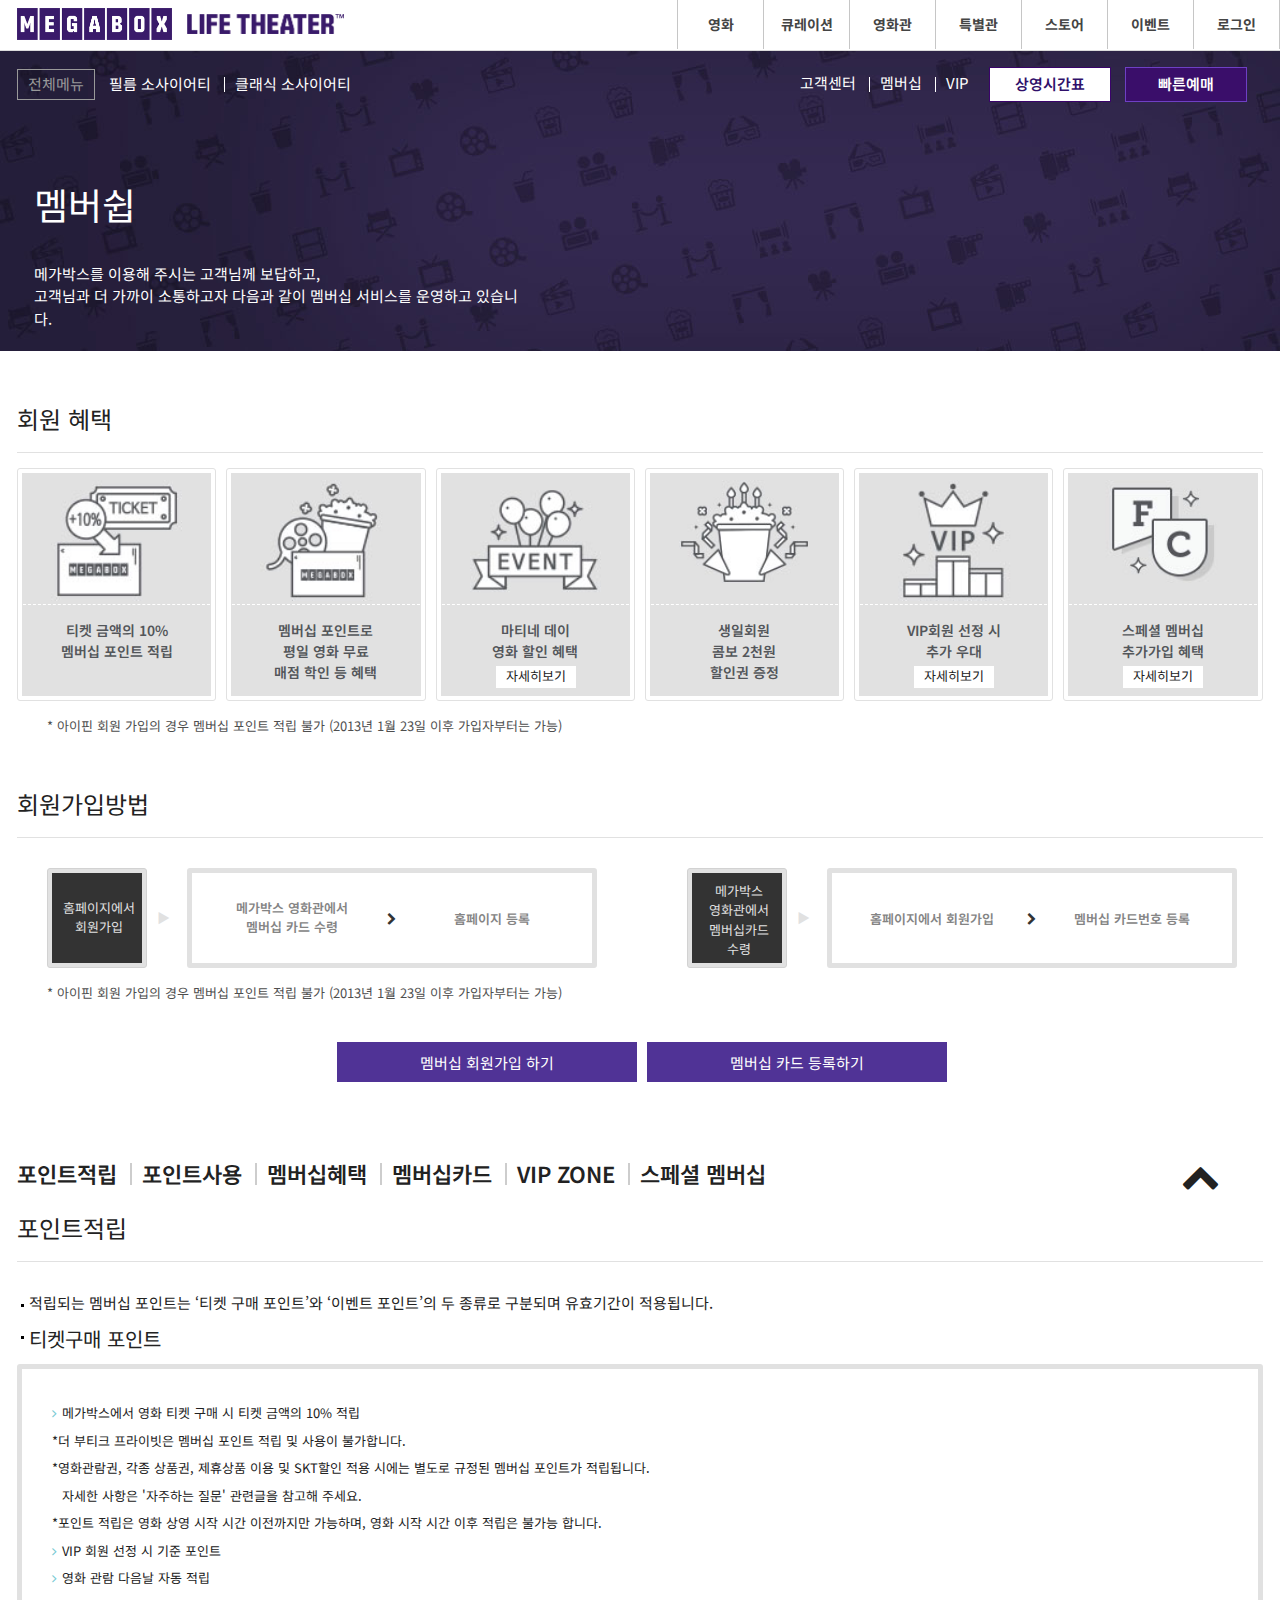
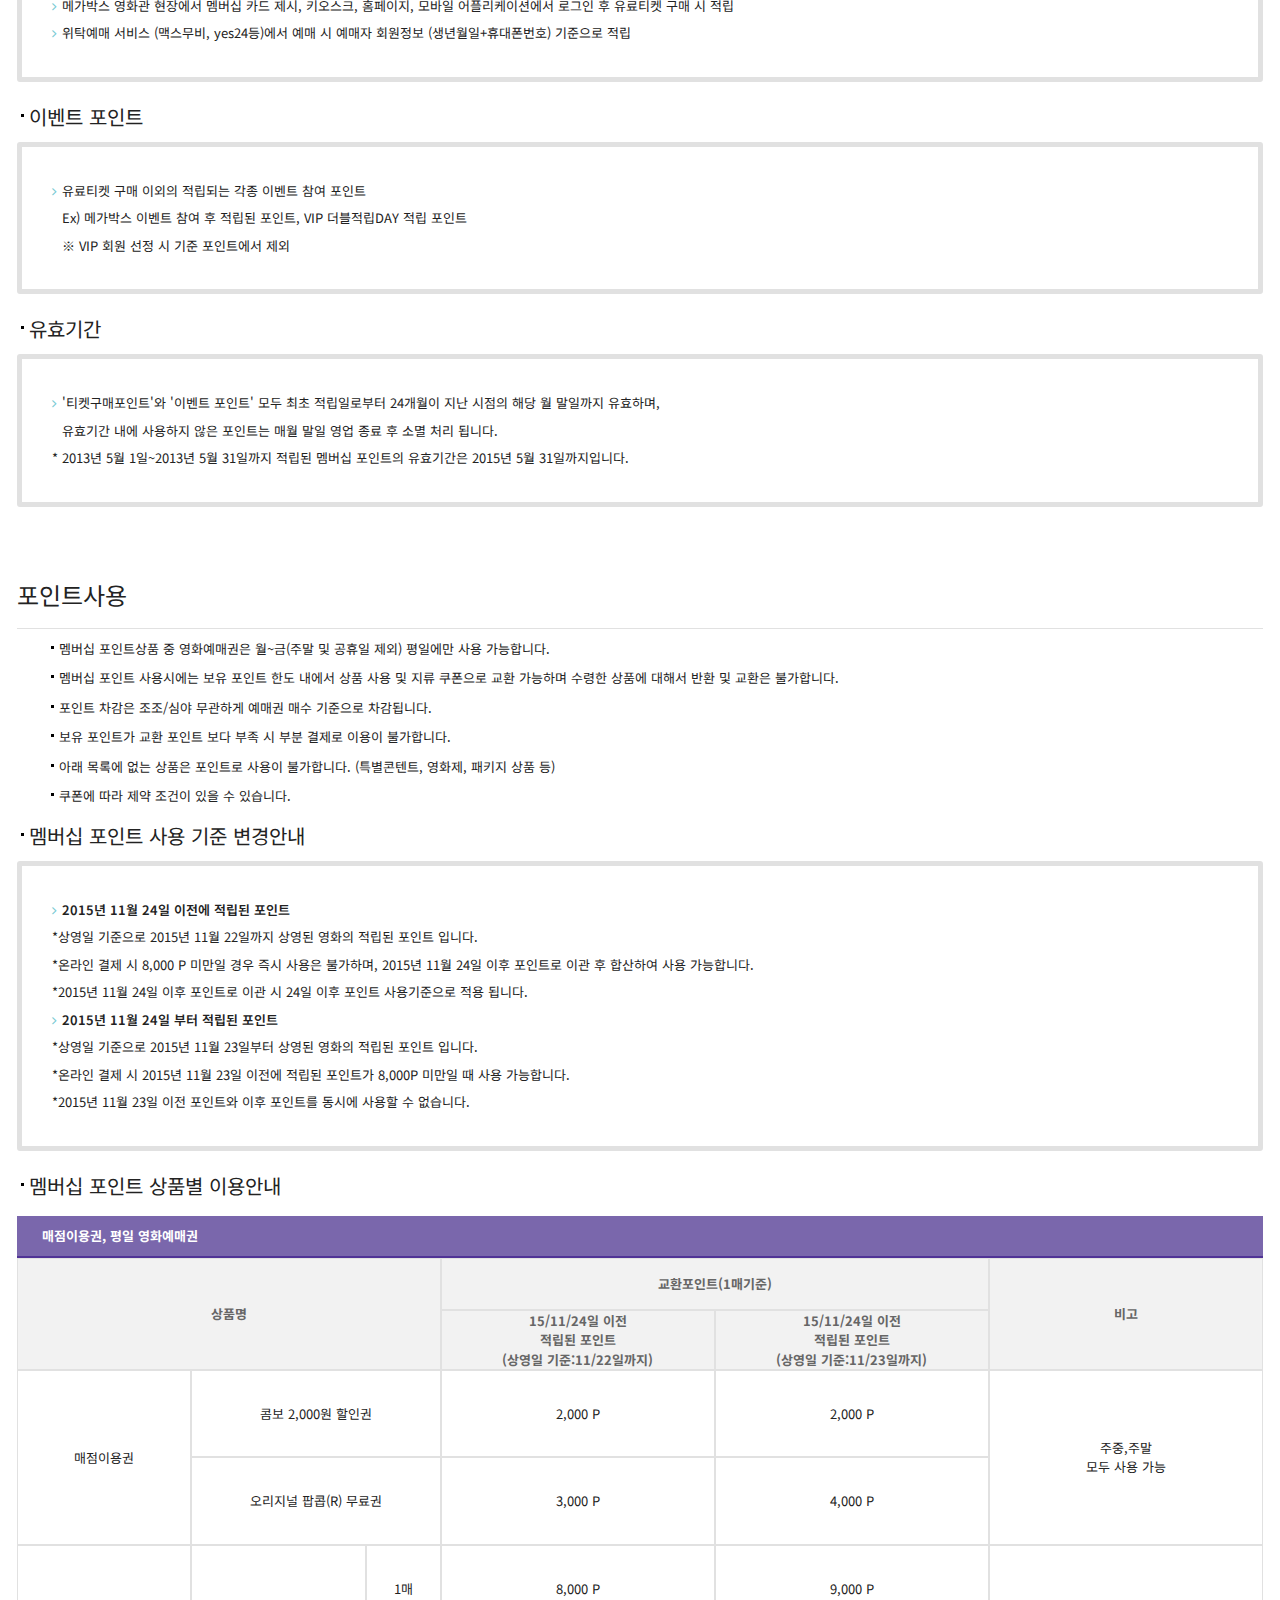
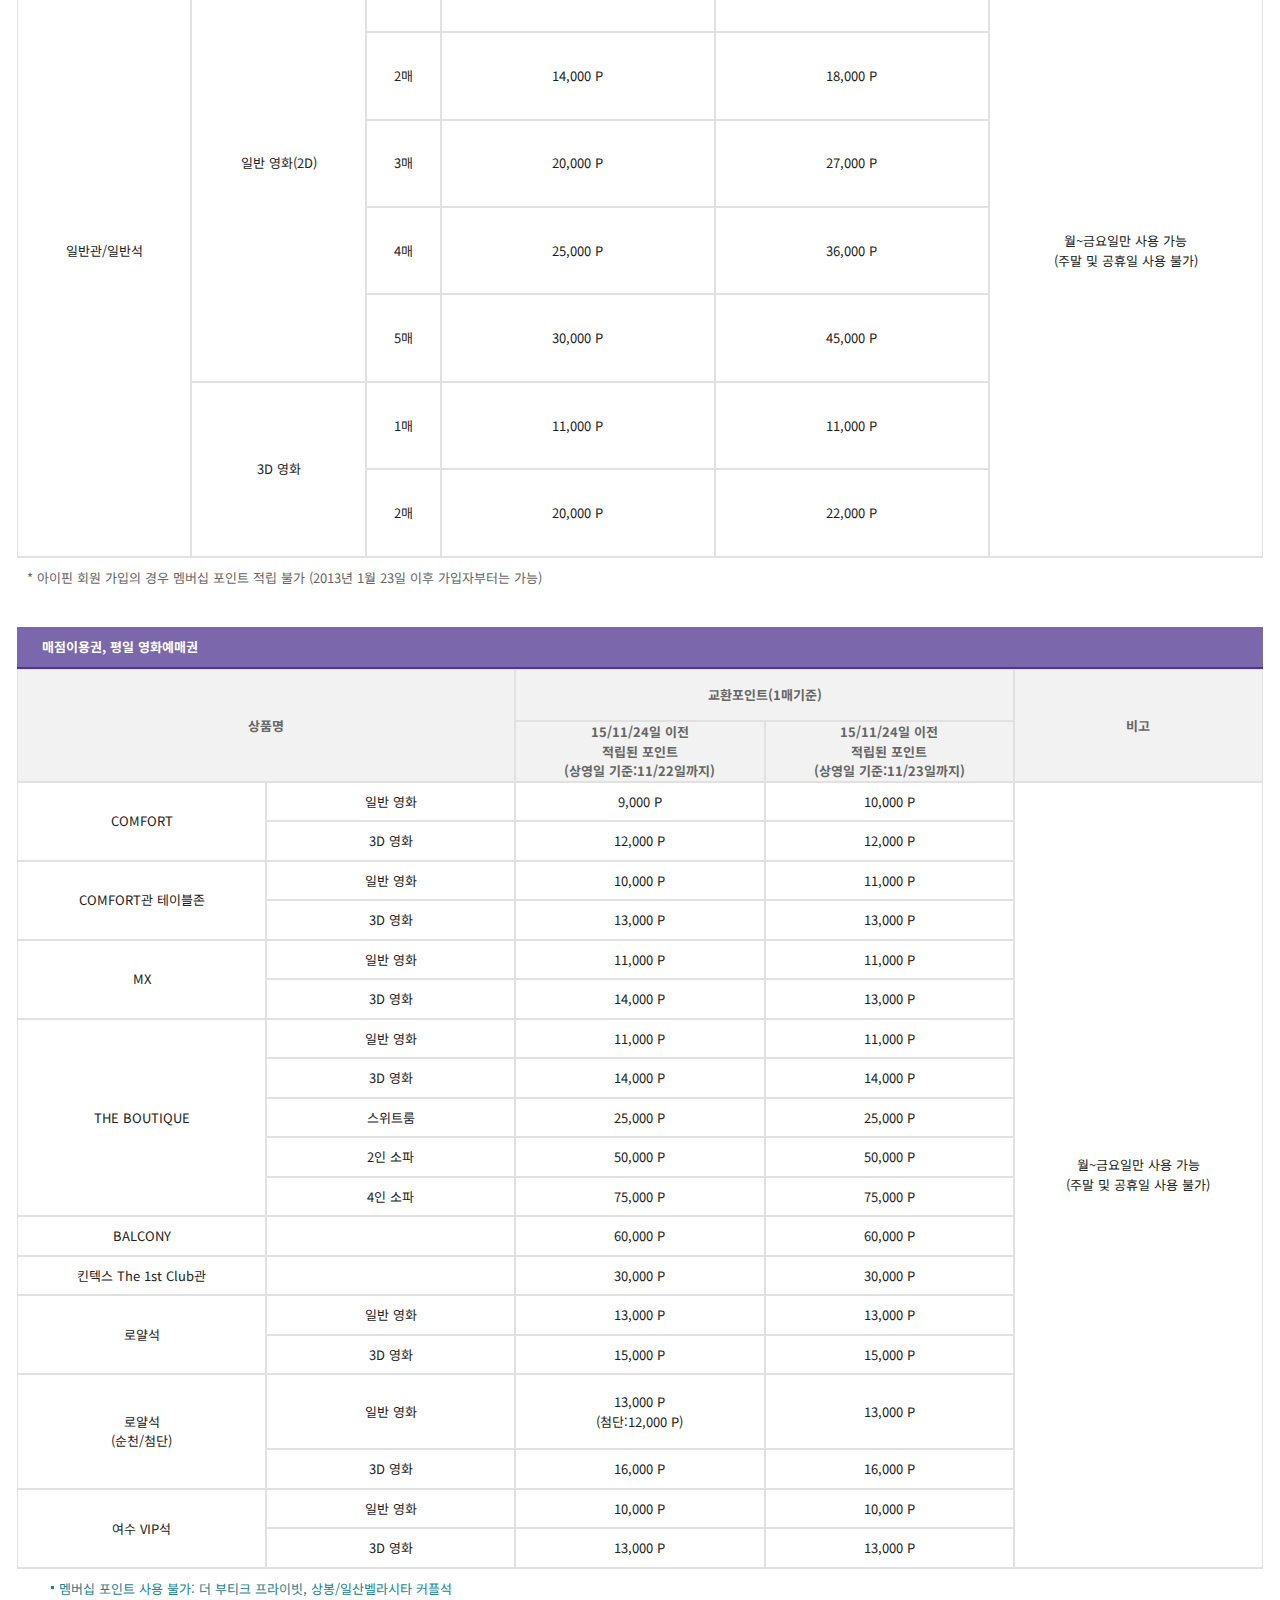
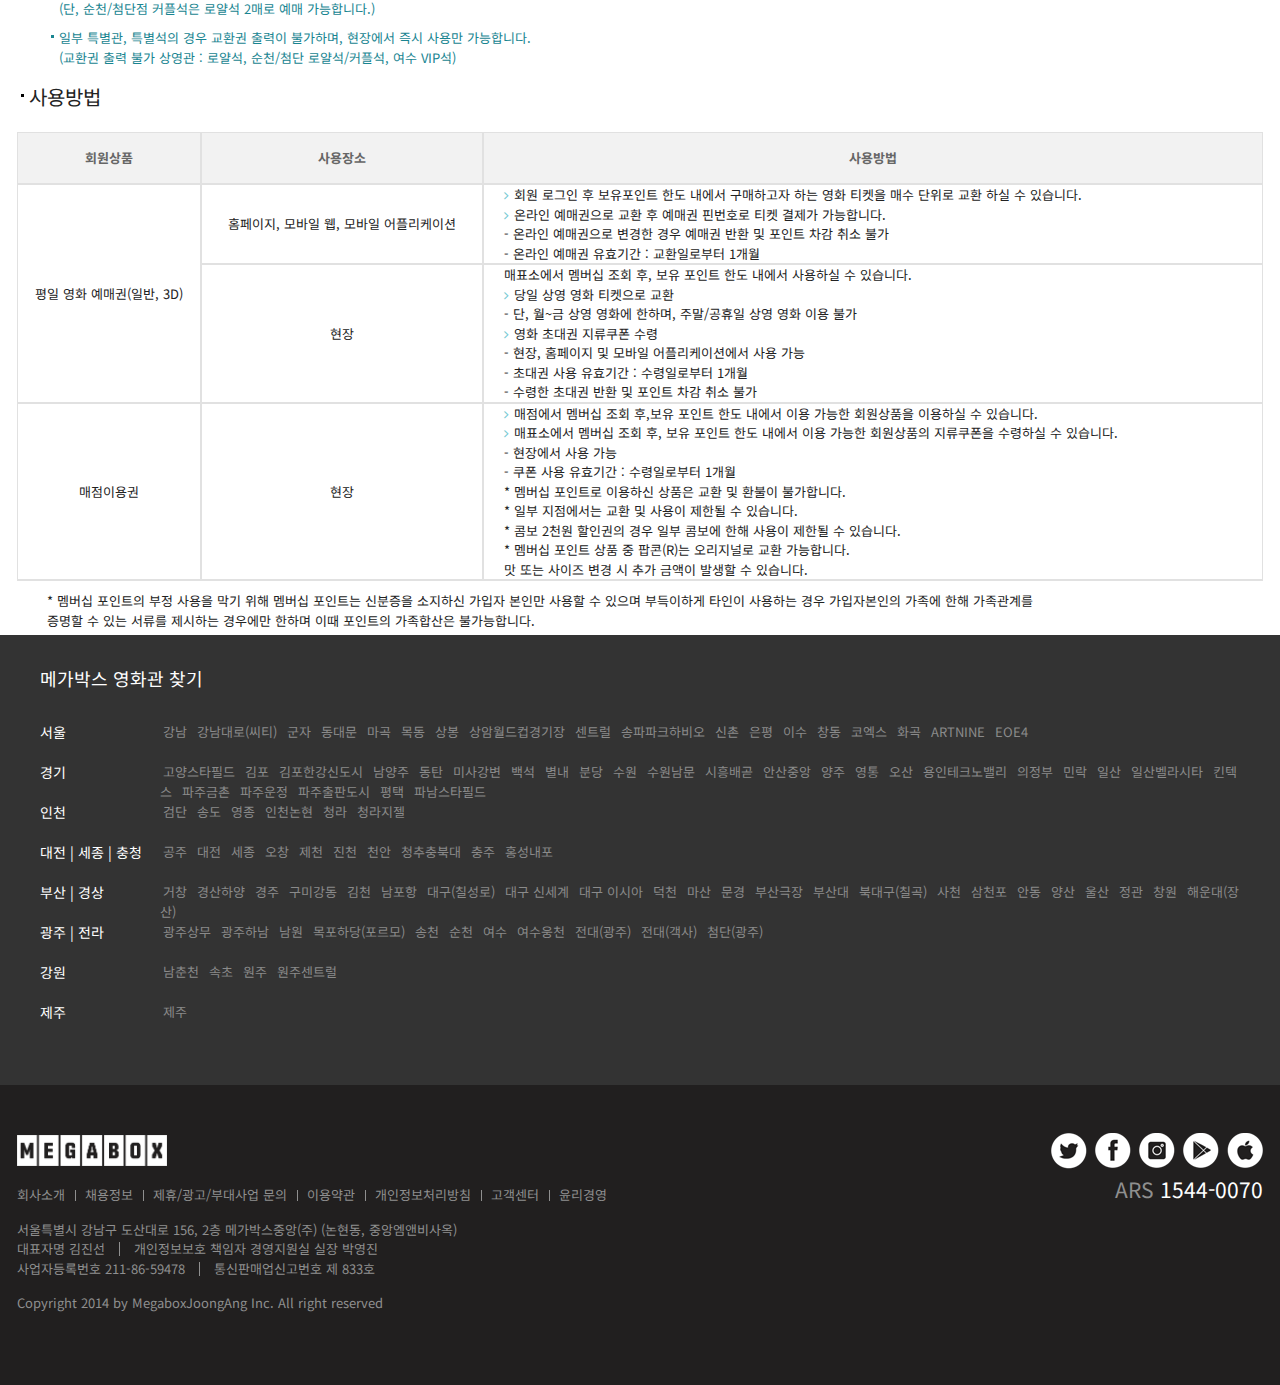
<file: custom/membership.html>
<!DOCTYPE html>
<html lang="ko">
<head>
    <meta charset="UTF-8">
    <meta name="viewport" content="width=device-width, initial-scale=1.0">
    <meta http-equiv="X-UA-Compatible" content="ie=edge">
    <meta name="author" content="insectfow">
    <meta name="description" content="메가박스 영화관 사이트입니다.">
    <meta name="keywords" content="메가박스, 영화, 최신영화, 영화관, CGV, 롯데시네마">
    <title>멤버쉽 - 메가박스</title>

    <!-- style -->
    <link rel="stylesheet" href="../assets/css/reset.css">
    <link rel="stylesheet" href="../assets/css/style.css">
    <link rel="stylesheet" href="../assets/css/font-awesome.css">
    <script type="text/javascript" src="../assets/js/jquery.min_1.12.4.js"></script>

    <!-- 파비콘 -->
    <link rel="shortcut icon" href="../assets/icons/favicon-64.png">
    <link rel="apple-touch-icon-precomposed" href="../assets/icons/favicon-152.png">
    <link rel="icon" href="../assets/icons/favicon-152.png">
    <link rel="icon" href="../assets/icons/favicon-16.png" sizes="16x16"> 
    <link rel="icon" href="../assets/icons/favicon-32.png" sizes="32x32"> 
    <link rel="icon" href="../assets/icons/favicon-48.png" sizes="48x48"> 
    <link rel="icon" href="../assets/icons/favicon-64.png" sizes="64x64"> 
    <link rel="icon" href="../assets/icons/favicon-128.png" sizes="128x128">

    <!-- 웹 폰트 -->
    <link href="https://fonts.googleapis.com/css?family=Noto+Sans+KR:100,300,400,500,700,900&amp;subset=korean" rel="stylesheet">
    
    <!-- HTML5shiv ie6~8 -->
    <!--[if lt IE 9]> 
        <script src="js/html5shiv.min.js"></script> 
        <script type="text/javascript">
        alert("현재 당신이 보는 브라우저는 지원하지 않습니다. 최신 브라우저로 업데이트해주세요!");
    </script>
    <![endif]-->



    
</head>
<body>
    <!-- 스킵 내비게이션 -->
    <div id="skip">
            <a rel="bookmark" href="#banner">배너 영역 바로가기</a>
            <a rel="bookmark" href="#movie">최신 영화 바로가기</a>
            <a rel="bookmark" href="#event">새로운 이벤트 바로가기</a>
            <a rel="bookmark" href="#new">새로운 영화 바로가기</a>
            <a rel="bookmark" href="#help">고객센터 바로가기</a>
        </div>
        <!-- //스킵 내비게이션 -->

    <!-- 모바일 메뉴 -->
    <nav id="mNav">
        <div class="ham-wrap">
            <div class="ham"><span></span></div>
        </div>
    </nav>



    <header id="header" class="sub">
        <div class="fix_container">
            <div class="row">
                <div class="header">
                    <h1>
                        <a href="../index.html">
                            <em><img src="../assets/img/logo.png" alt="MEGABOX"></em>
                            <strong><img src="../assets/img/logo-sub.png" alt="LIFE THEATER"></strong>
                        </a>    
                    </h1>
                    <nav class="nav">
                        <ul class="clearfix">
                            <li><a href="#">영화</a></li>
                            <li><a href="curation.html">큐레이션</a></li>
                            <li><a href="#">영화관</a></li>
                            <li><a href="#">특별관</a></li>
                            <li><a href="#">스토어</a></li>
                            <li><a href="#">이벤트</a></li>
                            <li><a href="#">로그인</a></li>
                        </ul>
                    </nav>
                </div>
            </div>            
        </div>   
    </header>
    <!-- //header -->

    <section id="banner" class="sub_mb" >
            <div class="banner_menu sub_mb">
                <h2 class="ir_su"> 배너 영역</h2>
                <div class="container">
                    <div class="row">
                        <div class="bm_left">
                            <ul>
                                <li class="total"><a href="#">전체메뉴</a></li>
                                <li class="line"><a href="#">필름 소사이어티</a></li>
                                <li><a href="#">클래식 소사이어티</a></li>
                            </ul>
                        </div>                   
                        <div class="bm_right">
                            <ul>
                                <li class="line"><a href="faq.html">고객센터</a></li>
                                <li class="line"><a href="#">멤버십</a></li>
                                <li><a href="#">VIP</a></li> 
                            </ul>
                            <ul class="btn_box">
                                <li class="box1"><a href="#">상영시간표</a></li>
                                <li class="box2"><a href="#">빠른예매</a></li>
                            </ul>
                        </div>
                        <div class="text_cr">
                            <h3>멤버쉽</h3>                                               
                            <p>메가박스를 이용해 주시는 고객님께 보답하고,<br>
                            고객님과 더 가까이 소통하고자 다음과 같이 멤버십 서비스를 운영하고 있습니다.</p>
                        </div>
                    </div>                    
                </div>
            </div>
    </section>
    <!-- //banner -->

    <section id="member1" class="sub_mb">
        <div class="container">
            <div class="member1">
                <h4>회원 혜택</h4>
                <div class="mb_box">
                    <div class="mb_box1">
                        <div class="mb_btop">
                            <img src="../assets/img/msicon1.jpg" alt="멤버십 이미지">                            
                        </div>
                        <div class="pline2"></div>
                        <div class="mb_bbot">
                        <p>티켓 금액의 10% <br> 멤버십 포인트 적립</p>    
                        </div>
                    </div>
                </div>
                <div class="mb_box">
                    <div class="mb_box1">
                        <div class="mb_btop">
                            <img src="../assets/img/msicon2.jpg" alt="멤버십 이미지">                            
                        </div>
                        <div class="pline2"></div>
                        <div class="mb_bbot">
                        <p>멤버십 포인트로 <br> 평일 영화 무료 <br> 매점 학인 등 혜택</p>    
                        </div>
                    </div>
                </div>
                <div class="mb_box">
                    <div class="mb_box1">
                        <div class="mb_btop">
                            <img src="../assets/img/msicon3.jpg" alt="멤버십 이미지">                            
                        </div>
                        <div class="pline2"></div>
                        <div class="mb_bbot">
                        <p>마티네 데이<br>영화 할인 혜택</p>
                        <a href="#"><span>자세히보기</span></a>    
                        </div>
                    </div>
                </div>
                <div class="mb_box">
                    <div class="mb_box1">
                        <div class="mb_btop">
                            <img src="../assets/img/msicon4.jpg" alt="멤버십 이미지">                            
                        </div>
                        <div class="pline2"></div>
                        <div class="mb_bbot">
                        <p>생일회원 <br> 콤보 2천원 <br> 할인권 증정</p>    
                        </div>
                    </div>
                </div>
                <div class="mb_box">
                    <div class="mb_box1">
                        <div class="mb_btop">
                            <img src="../assets/img/msicon5.jpg" alt="멤버십 이미지">                            
                        </div>
                        <div class="pline2"></div>
                        <div class="mb_bbot">
                        <p>VIP회원 선정 시<br>추가 우대</p> 
                        <a href="#"><span>자세히보기</span></a>    
                        </div>
                    </div>
                </div>
                <div class="mb_box">
                    <div class="mb_box1">
                        <div class="mb_btop">
                            <img src="../assets/img/msicon6.jpg" alt="멤버십 이미지">                            
                        </div>
                        <div class="pline2"></div>
                        <div class="mb_bbot">
                        <p>스페셜 멤버십<br>추가가입 혜택</p> 
                        <a href="#"><span>자세히보기</span></a>    
                        </div>
                    </div>
                </div>
                <p class="mbt">* 아이핀 회원 가입의 경우 멤버십 포인트 적립 불가 (2013년 1월 23일 이후 가입자부터는 가능)</p>
            </div>
        </div>
    </section>
    <!--/member1  -->

    <section id="member2" class="sub_mb">
        <div class="container">
            <div class="member2">
                <h4>회원가입방법</h4>
                <div class="mb_info">
                    <div class="mbw_left">
                        <div class="left_in">
                            <p>홈페이지에서 <br> 회원가입</p>
                        </div>                        
                    </div>
                    <div class="con">▶</div>
                    <div class="mbw_right">
                        <p class="b1">메가박스 영화관에서 <br> 멤버십 카드 수령</p>
                        <i class="fa fa-chevron-right" aria-hidden="true"></i>
                        <p class="b2">홈페이지 등록</p>
                    </div>
                </div>
                <div class="mb_info">
                    <div class="mbw_left">
                        <div class="left_in">
                            <p class="p1">메가박스<br>영화관에서<br>멤버십카드<br>수령</p>
                        </div>                        
                    </div>
                    <div class="con">▶</div>
                    <div class="mbw_right">
                        <p class="b3">홈페이지에서 회원가입</p>
                        <i class="fa fa-chevron-right" aria-hidden="true"></i>
                        <p class="b2">멤버십 카드번호 등록</p>
                    </div>                    
                </div>
                <p class="mbs">* 아이핀 회원 가입의 경우 멤버십 포인트 적립 불가 (2013년 1월 23일 이후 가입자부터는 가능)</p>
                <div class="botton25">
                    <a href="#"><span>멤버십 회원가입 하기</span></a>
                    <a href="#" class="lo"><span>멤버십 카드 등록하기</span></a>               
                </div>
            </div>
        </div>
    </section>
    <!--/member2  -->
    
    <section id="member3">
        <div class="container">
            <div class="member3">
                <h4><a href="#">포인트적립</a><span class="bar2"></span><a href="#">포인트사용</a><span class="bar2"></span><a href="#">멤버십혜택</a><span class="bar2"></span><a href="#">멤버십카드</a><span class="bar2"></span><a href="#">VIP ZONE</a><span class="bar2"></span><a href="#">스페셜 멤버십</a></h4>
                <div class="botton26">
                    <a href="#"><i class="fa fa-chevron-up fa-3x" aria-hidden="true"></i></a>
                </div>
                <h3>포인트적립</h3>                
                <p class="point2">적립되는 멤버십 포인트는 ‘티켓 구매 포인트’와 ‘이벤트 포인트’의 두 종류로 구분되며 유효기간이 적용됩니다.</p>
                <h5 class="point2">티켓구매 포인트</h5>
                <div class="tiket_box">
                    <ul>
                        <li><i class="fa fa-angle-right mr5" aria-hidden="true"  style="color: #78cad3"></i>메가박스에서 영화 티켓 구매 시 티켓 금액의 10% 적립</li>
                        <li>*더 부티크 프라이빗은 멤버십 포인트 적립 및 사용이 불가합니다.</li>
                        <li>*영화관람권, 각종 상품권, 제휴상품 이용 및 SKT할인 적용 시에는 별도로 규정된 멤버십 포인트가 적립됩니다.</li>
                        <li class="ml10">자세한 사항은 '자주하는 질문' 관련글을 참고해 주세요.</li>
                        <li>*포인트 적립은 영화 상영 시작 시간 이전까지만 가능하며, 영화 시작 시간 이후 적립은 불가능 합니다.</li>
                        <li><i class="fa fa-angle-right mr5" aria-hidden="true"  style="color: #78cad3"></i>VIP 회원 선정 시 기준 포인트</li>
                        <li><i class="fa fa-angle-right mr5" aria-hidden="true"  style="color: #78cad3"></i>영화 관람 다음날 자동 적립</li>
                        <li><i class="fa fa-angle-right mr5" aria-hidden="true"  style="color: #78cad3"></i>메가박스 영화관 현장에서 멤버십 카드 제시, 키오스크, 홈페이지, 모바일 어플리케이션에서 로그인 후 유료티켓 구매 시 적립</li>
                        <li><i class="fa fa-angle-right mr5" aria-hidden="true"  style="color: #78cad3"></i>위탁예매 서비스 (맥스무비, yes24등)에서 예매 시 예매자 회원정보 (생년월일+휴대폰번호) 기준으로 적립</li>
                    </ul>
                </div>
                <h5 class="point2">이벤트 포인트</h5>
                <div class="tiket_box">
                    <ul>
                        <li><i class="fa fa-angle-right mr5" aria-hidden="true"  style="color: #78cad3"></i>유료티켓 구매 이외의 적립되는 각종 이벤트 참여 포인트</li>
                        <li class="ml10">Ex) 메가박스 이벤트 참여 후 적립된 포인트, VIP 더블적립DAY 적립 포인트</li>
                        <li class="ml10">※ VIP 회원 선정 시 기준 포인트에서 제외</li>
                    </ul>
                </div>
                <h5 class="point2">유효기간</h5>
                <div class="tiket_box">
                    <ul>
                        <li><i class="fa fa-angle-right mr5" aria-hidden="true"  style="color: #78cad3"></i>'티켓구매포인트'와 '이벤트 포인트' 모두 최초 적립일로부터 24개월이 지난 시점의 해당 월 말일까지 유효하며,</li>
                        <li class="ml10">유효기간 내에 사용하지 않은 포인트는 매월 말일 영업 종료 후 소멸 처리 됩니다.</li>
                        <li>* 2013년 5월 1일~2013년 5월 31일까지 적립된 멤버십 포인트의 유효기간은 2015년 5월 31일까지입니다.</li>
                    </ul>
                </div>
                <h3 class="mt70">포인트사용</h3>
                <div class="hide_box">
                    <ul>
                        <li class="point3">멤버십 포인트상품 중 영화예매권은 월~금(주말 및 공휴일 제외) 평일에만 사용 가능합니다.</li>
                        <li class="point3">멤버십 포인트 사용시에는 보유 포인트 한도 내에서 상품 사용 및 지류 쿠폰으로 교환 가능하며 수령한 상품에 대해서 반환 및 교환은 불가합니다.</li>
                        <li class="point3">포인트 차감은 조조/심야 무관하게 예매권 매수 기준으로 차감됩니다.</li>
                        <li class="point3">보유 포인트가 교환 포인트 보다 부족 시 부분 결제로 이용이 불가합니다.</li>
                        <li class="point3">아래 목록에 없는 상품은 포인트로 사용이 불가합니다. (특별콘텐트, 영화제, 패키지 상품 등)</li>
                        <li class="point3">쿠폰에 따라 제약 조건이 있을 수 있습니다.</li>
                    </ul>
                </div>
                <h5 class="point2">멤버십 포인트 사용 기준 변경안내</h5>
                <div class="tiket_box">
                    <ul>
                        <li style="font-weight: 600;"><i class="fa fa-angle-right mr5" aria-hidden="true"  style="color: #78cad3"></i>2015년 11월 24일 이전에 적립된 포인트</li>
                        <li>*상영일 기준으로 2015년 11월 22일까지 상영된 영화의 적립된 포인트 입니다.</li>
                        <li>*온라인 결제 시 8,000 P 미만일 경우 즉시 사용은 불가하며, 2015년 11월 24일 이후 포인트로 이관 후 합산하여 사용 가능합니다.</li>
                        <li>*2015년 11월 24일 이후 포인트로 이관 시 24일 이후 포인트 사용기준으로 적용 됩니다.</li>
                        <li style="font-weight: 600;"><i class="fa fa-angle-right mr5" aria-hidden="true"  style="color: #78cad3"></i>2015년 11월 24일 부터 적립된 포인트</li>
                        <li>*상영일 기준으로 2015년 11월 23일부터 상영된 영화의 적립된 포인트 입니다.</li>
                        <li>*온라인 결제 시 2015년 11월 23일 이전에 적립된 포인트가 8,000P 미만일 때 사용 가능합니다.</li>
                        <li>*2015년 11월 23일 이전 포인트와 이후 포인트를 동시에 사용할 수 없습니다.</li>
                    </ul>
                </div>
                <h5 class="point2">멤버십 포인트 상품별 이용안내</h5>
                <div class="ppt">매점이용권, 평일 영화예매권</div>
                <table class="table table-striped" style="text-align: center;">
                    <colgroup>
                        <col style="width: 14%">
                        <col style="width: 14%">
                        <col style="width: 6%">
                        <col style="width: 22%">
                        <col style="width: 22%">
                        <col style="width: 22%">
                    </colgroup>
                    <thead>
                          <tr>
                            <th rowspan="2" colspan="3">상품명</th>
                            <th colspan="2" class="lll">교환포인트(1매기준)</th>
                            <th rowspan="2">비고</th>
                        </tr>
                        <tr>
                            <th>15/11/24일 이전<br>적립된 포인트<br>(상영일 기준:11/22일까지)</th>
                            <th>15/11/24일 이전<br>적립된 포인트<br>(상영일 기준:11/23일까지)</t>
                        </tr>
                    </thead>
                    <tbody>
                        <tr>
                            <td class="t-name" rowspan="2">매점이용권</td>
                            <td colspan="2">콤보 2,000원 할인권</td>
                            <td>2,000 P</td>
                            <td>2,000 P</td>
                            <td rowspan="2">주중,주말<br>모두 사용 가능</td>
                        </tr>
                        <tr>
                            <td colspan="2">오리지널 팝콥(R) 무료권</td>
                            <td>3,000 P</td>
                            <td>4,000 P</td>
                        </tr>
                        <tr>
                            <td class="t-name" rowspan="7">일반관/일반석 </td>
                            <td rowspan="5">일반 영화(2D)</td>
                            <td>1매</td>
                            <td>8,000 P</td>
                            <td>9,000 P</td>
                            <td rowspan="7">월~금요일만 사용 가능<br>(주말 및 공휴일 사용 불가)</td>
                        </tr>
                        <tr>
                            <td>2매</td>
                            <td>14,000 P</td>
                            <td>18,000 P</td>
                        </tr>
                        <tr>
                            <td>3매</td>
                            <td>20,000 P</td>
                            <td>27,000 P</td>
                        </tr>
                        <tr>
                            <td>4매</td>
                            <td>25,000 P</td>
                            <td>36,000 P</td>
                        </tr>
                        <tr>
                            <td>5매</td>
                            <td>30,000 P</td>
                            <td>45,000 P</td>
                        </tr>
                        <tr>
                            <td rowspan="2">3D 영화</td>
                            <td>1매</td>
                            <td>11,000 P</td>
                            <td>11,000 P</td>
                        </tr>
                        <tr>
                            <td>2매</td>
                            <td>20,000 P</td>
                            <td>22,000 P</td>
                        </tr>
                    </tbody>
                </table>
                <p class="mbs">* 아이핀 회원 가입의 경우 멤버십 포인트 적립 불가 (2013년 1월 23일 이후 가입자부터는 가능)</p>
                <div class="ppt mt40">매점이용권, 평일 영화예매권</div>
                <table class="table table-striped" style="text-align: center;">                  
                    <colgroup>
                        <col style="width: 20%">
                        <col style="width: 20%">
                        <col style="width: 20%">
                        <col style="width: 20%">
                        <col style="width: 20%">
                    </colgroup>
                    <thead>
                        <tr>
                            <th rowspan="2" colspan="2">상품명</th>
                            <th colspan="2">교환포인트(1매기준)</th>
                            <th rowspan="2">비고</th>
                        </tr>
                        <tr>
                            <th>15/11/24일 이전<br>적립된 포인트<br>(상영일 기준:11/22일까지)</th>
                            <th>15/11/24일 이전<br>적립된 포인트<br>(상영일 기준:11/23일까지)</t>
                        </tr>
                    </thead>
                    <tbody>
                        <tr>
                            <td rowspan="2">COMFORT</td>
                            <td>일반 영화 </td>
                            <td>9,000 P</td>
                            <td>10,000 P</td>
                            <td rowspan="19">월~금요일만 사용 가능<br>(주말 및 공휴일 사용 불가)</td>
                        </tr>
                        <tr>
                            <td>3D 영화</td>
                            <td>12,000 P</td>
                            <td>12,000 P</td>
                        </tr>
                        <tr>
                            <td rowspan="2">COMFORT관 테이블존</td>
                            <td>일반 영화</td>
                            <td>10,000 P</td>
                            <td>11,000 P</td>
                        </tr>
                        <tr>
                            <td>3D 영화</td>
                            <td>13,000 P</td>
                            <td>13,000 P</td>
                        </tr>
                        <tr>
                            <td rowspan="2">MX</td>
                            <td>일반 영화</td>
                            <td>11,000 P</td>
                            <td>11,000 P</td>
                        </tr>
                        <tr>
                            <td>3D 영화</td>
                            <td>14,000 P</td>
                            <td>13,000 P</td>
                        </tr>
                        <tr>
                            <td rowspan="5">THE BOUTIQUE</td>
                            <td>일반 영화</td>
                            <td>11,000 P</td>
                            <td>11,000 P</td>
                        </tr>
                        <tr>
                            <td>3D 영화</td>
                            <td>14,000 P</td>
                            <td>14,000 P</td>
                        </tr>
                        <tr>
                            <td>스위트룸</td>
                            <td>25,000 P</td>
                            <td>25,000 P</td>
                        </tr>
                        <tr>
                            <td>2인 소파</td>
                            <td>50,000 P</td>
                            <td>50,000 P</td>
                        </tr>
                        <tr>
                            <td>4인 소파</td>
                            <td>75,000 P</td>
                            <td>75,000 P</td>
                        </tr>
                        <tr>
                            <td>BALCONY</td>
                            <td></td>
                            <td>60,000 P</td>
                            <td>60,000 P</td>
                        </tr>
                        <tr>
                            <td>킨텍스 The 1st Club관 </td>
                            <td></td>
                            <td>30,000 P</td>
                            <td>30,000 P</td>
                        </tr>
                        <tr>
                            <td rowspan="2">로얄석</td>
                            <td>일반 영화</td>
                            <td>13,000 P</td>
                            <td>13,000 P</td>
                        </tr>
                        <tr>
                            <td>3D 영화</td>
                            <td>15,000 P</td>
                            <td>15,000 P</td>
                        </tr>
                        <tr>
                            <td rowspan="2">로얄석<br>(순천/첨단)</td>
                            <td>일반 영화</td>
                            <td>13,000 P<br>(첨단:12,000 P)</td>
                            <td>13,000 P</td>
                        </tr>
                        <tr>
                            <td>3D 영화</td>
                            <td>16,000 P</td>
                            <td>16,000 P</td>
                        </tr>
                        <tr>
                            <td rowspan="2">여수 VIP석</td>
                            <td>일반 영화</td>
                            <td>10,000 P</td>
                            <td>10,000 P</td>
                        </tr>
                        <tr>
                            <td>3D 영화</td>
                            <td>13,000 P</td>
                            <td>13,000 P</td>
                        </tr>
                    </tbody>                  
                </table>
                <div class="hide_box">
                    <ul>
                        <li class="point4" style="color: #198591">멤버십 포인트 사용 불가: 더 부티크 프라이빗, 상봉/일산벨라시타 커플석<br>
                        (단, 순천/첨단점 커플석은 로얄석 2매로 예매 가능합니다.)</li>
                        <li class="point4" style="color: #198591">일부 특별관, 특별석의 경우 교환권 출력이 불가하며, 현장에서 즉시 사용만 가능합니다. <br>(교환권 출력 불가 상영관 : 로얄석, 순천/첨단 로얄석/커플석, 여수 VIP석)</li>
                    </ul>
                </div>
                <h5 class="point2">사용방법</h5>
                <table class="che mt20">
                    <thead>
                        <tr>
                            <th  style="text-align: center;">회원상품</th>
                            <th  style="text-align: center;">사용장소</th>
                            <th  style="text-align: center;">사용방법</th>
                        </tr>
                    </thead>
                    <tbody>
                        <tr>
                            <td  rowspan="2"  style="text-align: center;">평일 영화 예매권(일반, 3D)</td>
                            <td style="text-align: center;">홈페이지, 모바일 웹, 모바일 어플리케이션</td>
                            <td class="ti"><i class="fa fa-angle-right mr5" aria-hidden="true"  style="color: #78cad3"></i>회원 로그인 후 보유포인트 한도 내에서 구매하고자 하는 영화 티켓을 매수 단위로 교환 하실 수 있습니다. <br><i class="fa fa-angle-right mr5" aria-hidden="true"  style="color: #78cad3"></i>온라인 예매권으로 교환 후 예매권 핀번호로 티켓 결제가 가능합니다. <br>- 온라인 예매권으로 변경한 경우 예매권 반환 및 포인트 차감 취소 불가<br>- 온라인 예매권 유효기간 : 교환일로부터 1개월</td>
                        </tr>
                        <tr>
                            <td  style="text-align: center;">현장</td>
                            <td class="ti">매표소에서 멤버십 조회 후, 보유 포인트 한도 내에서 사용하실 수 있습니다. <br><i class="fa fa-angle-right mr5" aria-hidden="true"  style="color: #78cad3"></i>당일 상영 영화 티켓으로 교환<br>- 단, 월~금 상영 영화에 한하며, 주말/공휴일 상영 영화 이용 불가 <br><i class="fa fa-angle-right mr5" aria-hidden="true"  style="color: #78cad3"></i>영화 초대권 지류쿠폰 수령 <br>- 현장, 홈페이지 및 모바일 어플리케이션에서 사용 가능<br>- 초대권 사용 유효기간 : 수령일로부터 1개월<br>- 수령한 초대권 반환 및 포인트 차감 취소 불가</td>                            
                        </tr>
                        <tr>
                            <td  style="text-align: center;">매점이용권</td>
                            <td style="text-align: center;">현장</td>
                            <td class="ti"><i class="fa fa-angle-right mr5" aria-hidden="true"  style="color: #78cad3"></i>매점에서 멤버십 조회 후,보유 포인트 한도 내에서 이용 가능한 회원상품을 이용하실 수 있습니다. <br><i class="fa fa-angle-right mr5" aria-hidden="true"  style="color: #78cad3"></i>매표소에서 멤버십 조회 후, 보유 포인트 한도 내에서 이용 가능한 회원상품의 지류쿠폰을 수령하실 수 있습니다. <br>- 현장에서 사용 가능 <br>- 쿠폰 사용 유효기간 : 수령일로부터 1개월 <br>* 멤버십 포인트로 이용하신 상품은 교환 및 환불이 불가합니다. <br>* 일부 지점에서는 교환 및 사용이 제한될 수 있습니다. <br>* 콤보 2천원 할인권의 경우 일부 콤보에 한해 사용이 제한될 수 있습니다. <br>* 멤버십 포인트 상품 중 팝콘(R)는 오리지널로 교환 가능합니다. <br>  맛 또는 사이즈 변경 시 추가 금액이 발생할 수 있습니다.</td>
                        </tr>
                    </tbody>
                </table>
                <div class="hide_box">
                    <ul>
                        <li>* 멤버십 포인트의 부정 사용을 막기 위해 멤버십 포인트는 신분증을 소지하신 가입자 본인만 사용할 수 있으며 부득이하게 타인이 사용하는 경우 가입자본인의 가족에 한해 가족관계를 <br> 증명할 수 있는 서류를 제시하는 경우에만 한하며 이때 포인트의 가족합산은 불가능합니다.</li>
                    </ul>
                </div>
            </div>
        </div>
    </section>


    <section id="theater">
        <div class="container">
            <div class="theater">
                <h2>메가박스 영화관 찾기</h2>
                <ul>
                    <li><span>서울</span>
                        <a href="#">강남</a>
                        <a href="#">강남대로(씨티)</a>
                        <a href="#">군자</a>
                        <a href="#">동대문</a>
                        <a href="#">마곡</a>
                        <a href="#">목동</a>
                        <a href="#">상봉</a>
                        <a href="#">상암월드컵경기장</a>
                        <a href="#">센트럴</a>
                        <a href="#">송파파크하비오</a>
                        <a href="#">신촌</a>
                        <a href="#">은평</a>
                        <a href="#">이수</a>
                        <a href="#">창동</a>
                        <a href="#">코엑스</a>
                        <a href="#">화곡</a>
                        <a href="#">ARTNINE</a>
                        <a href="#">EOE4</a>
                    </li>
                    <li><span>경기</span>
                        <a href="#">고양스타필드</a>
                        <a href="#">김포</a>
                        <a href="#">김포한강신도시</a>
                        <a href="#">남양주</a>
                        <a href="#">동탄</a>
                        <a href="#">미사강변</a>
                        <a href="#">백석</a>
                        <a href="#">별내</a>
                        <a href="#">분당</a>
                        <a href="#">수원</a>
                        <a href="#">수원남문</a>
                        <a href="#">시흥배곧</a>
                        <a href="#">안산중앙</a>
                        <a href="#">양주</a>
                        <a href="#">영통</a>
                        <a href="#">오산</a>
                        <a href="#">용인테크노밸리</a>
                        <a href="#">의정부</a>
                        <a href="#">민락</a>
                        <a href="#">일산</a>
                        <a href="#">일산벨라시타</a>
                        <a href="#">킨텍스</a>
                        <a href="#">파주금촌</a>
                        <a href="#">파주운정</a>
                        <a href="#">파주출판도시</a>
                        <a href="#">평택</a>
                        <a href="#">파남스타필드</a>
                    </li>
                    <li><span>인천</span>
                        <a href="#">검단</a>
                        <a href="#">송도</a>
                        <a href="#">영종</a>
                        <a href="#">인천논현</a>
                        <a href="#">청라</a>
                        <a href="#">청라지젤</a>
                    </li>
                    <li><span>대전  |  세종  |  충청</span>
                        <a href="#">공주</a>
                        <a href="#">대전</a>
                        <a href="#">세종</a>
                        <a href="#">오창</a>
                        <a href="#">제천</a>
                        <a href="#">진천</a>
                        <a href="#">천안</a>
                        <a href="#">청추충북대</a>
                        <a href="#">충주</a>
                        <a href="#">홍성내포</a>
                    </li>
                    <li><span>부산  |  경상</span>
                        <a href="#">거창</a>
                        <a href="#">경산하양</a>
                        <a href="#">경주</a>
                        <a href="#">구미강동</a>
                        <a href="#">김천</a>
                        <a href="#">남포항</a>
                        <a href="#">대구(칠성로)</a>
                        <a href="#">대구 신세계</a>
                        <a href="#">대구 이시아</a>
                        <a href="#">덕천</a>
                        <a href="#">마산</a>
                        <a href="#">문경</a>
                        <a href="#">부산극장</a>
                        <a href="#">부산대</a>
                        <a href="#">북대구(칠곡)</a>
                        <a href="#">사천</a>
                        <a href="#">삼천포</a>
                        <a href="#">안동</a>
                        <a href="#">양산</a>
                        <a href="#">울산</a>
                        <a href="#">정관</a>
                        <a href="#">창원</a>
                        <a href="#">해운대(장산)</a>
                    </li>
                    <li><span>광주  |  전라</span>
                        <a href="#">광주상무</a>
                        <a href="#">광주하남</a>
                        <a href="#">남원</a>
                        <a href="#">목포하당(포르모)</a>
                        <a href="#">송천</a>
                        <a href="#">순천</a>
                        <a href="#">여수</a>
                        <a href="#">여수웅천</a>
                        <a href="#">전대(광주)</a>
                        <a href="#">전대(객사)</a>
                        <a href="#">첨단(광주)</a>                        
                    </li>
                    <li><span>강원</span>
                        <a href="#">남춘천</a>
                        <a href="#">속초</a>
                        <a href="#">원주</a>
                        <a href="#">원주센트럴</a>
                    </li>
                    <li><span>제주</span>
                        <a href="#">제주</a>
                    </li>
                </ul>
            </div>
        </div>
    </section>  
    


    <footer id="footer" class="sub_cr">
        <div id="footer_sns">
            <div class="fix_container">
                <div class="footer_sns">
                    <ul>
                        <li class="icon s1"><a href="#"><span class="ir_pm">트위터</span></a></li>
                        <li class="icon s2"><a href="#"><span class="ir_pm">페이스북</span></a></li>
                        <li class="icon s3"><a href="#"><span class="ir_pm">인스타그램</span></a></li>
                        <li class="icon s4"><a href="#"><span class="ir_pm">구글 플레이</span></a></li>
                        <li class="icon s5"><a href="#"><span class="ir_pm">아이폰 앱스토어</span></a></li>
                    </ul>    
                    <div class="tel">
                        <a href="#">ARS <em>1544-0070</em></a>
                    </div>
                </div>
            </div>
        </div>
        <div id="footer_infor" >
            <div class="fix_container">
                <div class="row">
                    <div class="footer_infor">
                        <h2><img src="../assets/img/logo_footer.png" alt="megabox"></h2>
                        <ul>
                            <li><a href="#">회사소개</a></li>
                            <li><a href="#">채용정보</a></li>
                            <li><a href="#">제휴/광고/부대사업 문의</a></li>
                            <li><a href="#">이용약관</a></li>
                            <li><a href="#">개인정보처리방침</a></li>
                            <li><a href="#">고객센터</a></li>
                            <li><a href="#">윤리경영</a></li>
                        </ul>
                        <address>
                            <p>서울특별시 강남구 도산대로 156, 2층 메가박스중앙(주) (논현동, 중앙엠앤비사옥)<br><span class="bar4">대표자명 김진선</span> 개인정보보호 책임자 경영지원실 실장 박영진<br><span class="bar4">사업자등록번호 211-86-59478</span> 통신판매업신고번호 제 833호</p>
                            <p>Copyright 2014 by MegaboxJoongAng Inc. All right reserved</p>
                        </address>
                    </div>
                </div>
            </div>
        </div>
    </footer>
    <!-- //footer -->    


    <!-- javascript Libraries -->
    <script src="../assets/js/jquery.min_1.12.4.js"></script>
    <script src="../assets/js/modernizr-custom.js"></script>
</body>
</html>
</file>
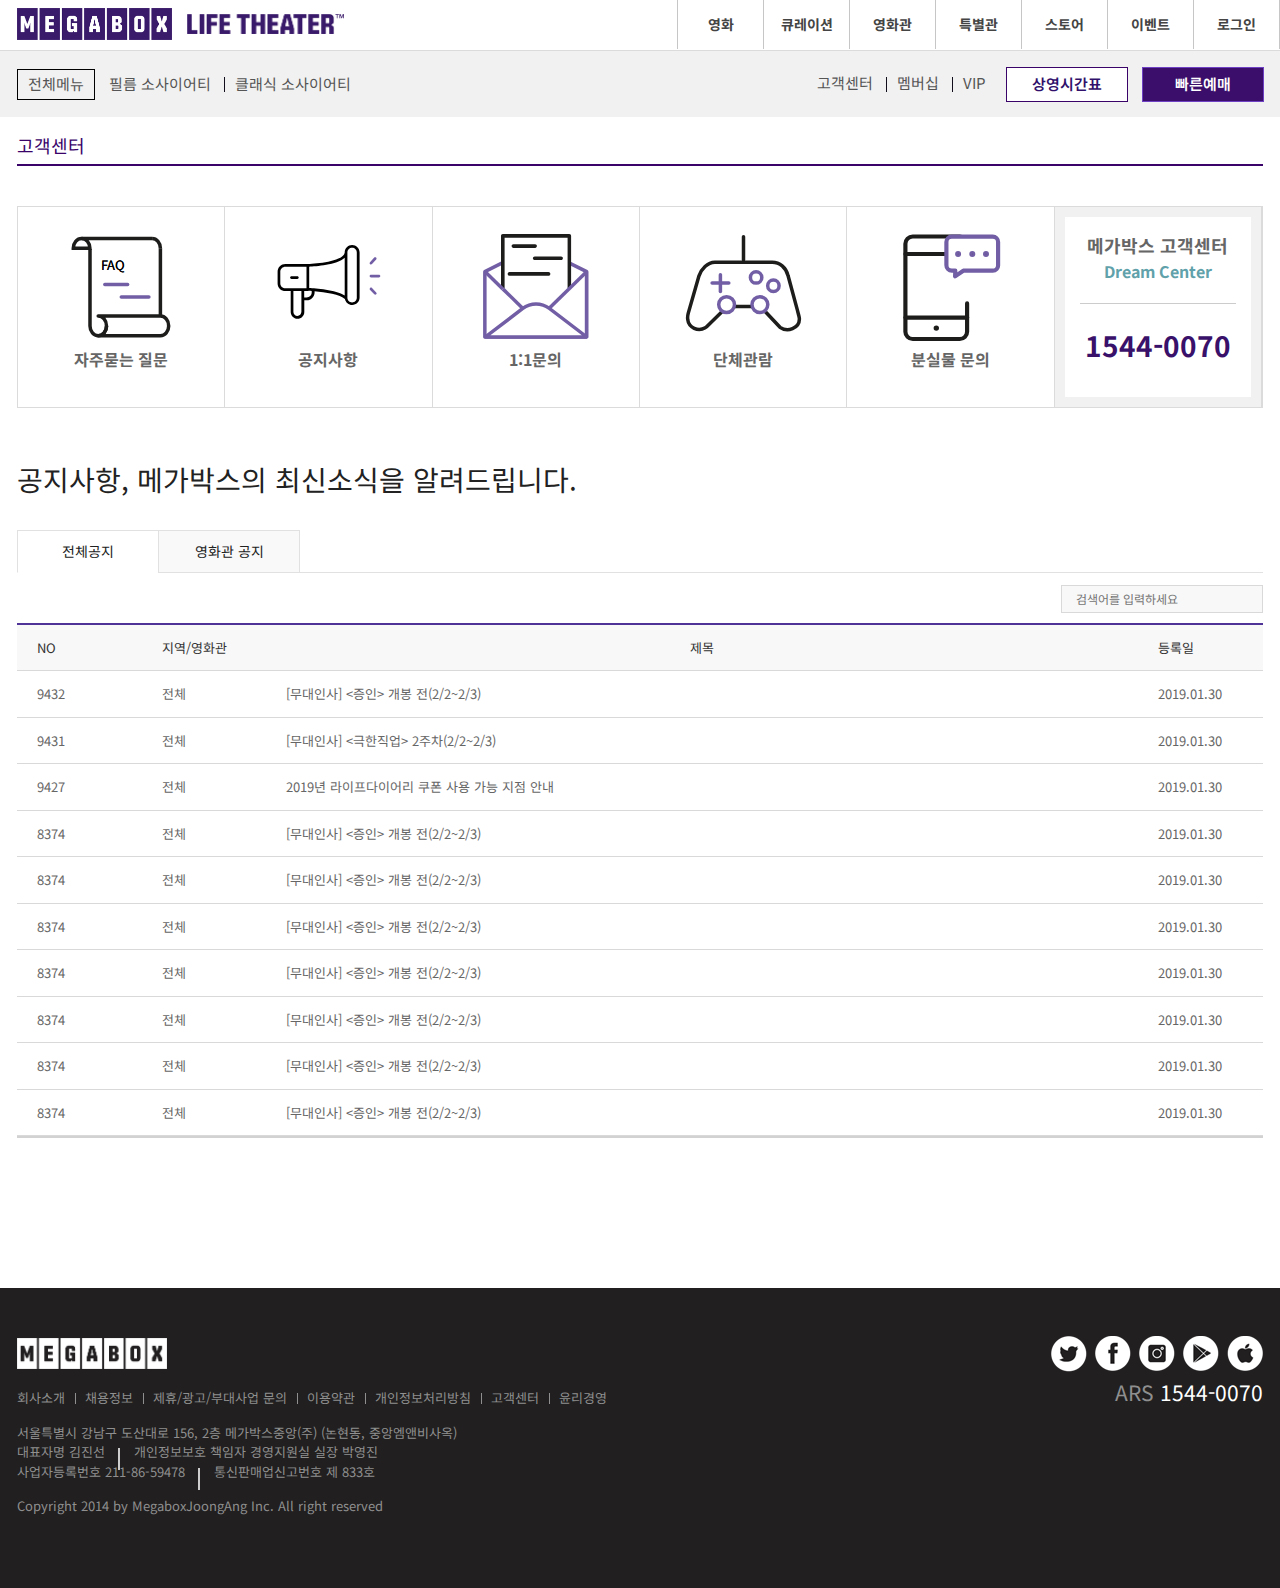
<file: custom/notice.html>
<!DOCTYPE html>
<html lang="ko">
<head>
    <meta charset="UTF-8">
    <meta name="viewport" content="width=device-width, initial-scale=1.0">
    <meta http-equiv="X-UA-Compatible" content="ie=edge">
    <meta name="author" content="insectfow">
    <meta name="description" content="메가박스 영화관 사이트입니다.">
    <meta name="keywords" content="메가박스, 영화, 최신영화, 영화관, CGV, 롯데시네마">
    <title>공지사항 : 메가박스</title>

    <!-- style -->
    <link rel="stylesheet" href="../assets/css/reset.css">
    <link rel="stylesheet" href="../assets/css/style.css">
    <link rel="stylesheet" href="../assets/css/font-awesome.css">

    <!-- 파비콘 -->
    <link rel="shortcut icon" href="../assets/icons/favicon-64.png">
    <link rel="apple-touch-icon-precomposed" href="../assets/icons/favicon-152.png">
    <link rel="icon" href="assets/icons/favicon-152.png">
    <link rel="icon" href="assets/icons/favicon-16.png" sizes="16x16"> 
    <link rel="icon" href="assets/icons/favicon-32.png" sizes="32x32"> 
    <link rel="icon" href="assets/icons/favicon-48.png" sizes="48x48"> 
    <link rel="icon" href="assets/icons/favicon-64.png" sizes="64x64"> 
    <link rel="icon" href="assets/icons/favicon-128.png" sizes="128x128">

    <!-- 웹 폰트 -->
    <link href="https://fonts.googleapis.com/css?family=Noto+Sans+KR:100,300,400,500,700,900&amp;subset=korean" rel="stylesheet">
    
    <!-- HTML5shiv ie6~8 -->
    <!--[if lt IE 9]> 
        <script src="js/html5shiv.min.js"></script> 
        <script type="text/javascript">
        alert("현재 당신이 보는 브라우저는 지원하지 않습니다. 최신 브라우저로 업데이트해주세요!");
    </script>
    <![endif]-->



    
</head>
<body>
    <!-- 스킵 내비게이션 -->
    <div id="skip">
            <a rel="bookmark" href="#banner">배너 영역 바로가기</a>
            <a rel="bookmark" href="#movie">최신 영화 바로가기</a>
            <a rel="bookmark" href="#event">새로운 이벤트 바로가기</a>
            <a rel="bookmark" href="#new">새로운 영화 바로가기</a>
            <a rel="bookmark" href="#help">고객센터 바로가기</a>
        </div>
        <!-- //스킵 내비게이션 -->

    <!-- 모바일 메뉴 -->
    <nav id="mNav">
        <div class="ham-wrap">
            <div class="ham"><span></span></div>
        </div>
    </nav>



    <header id="header" class="sub">
        <div class="container">
            <div class="row">
                <div class="header">
                    <h1>
                        <a href="../index.html">
                            <em><img src="../assets/img/logo.png" alt="MEGABOX"></em>
                            <strong><img src="../assets/img/logo-sub.png" alt="LIFE THEATER"></strong>
                        </a>    
                    </h1>
                    <nav class="nav">
                        <ul class="clearfix">
                            <li><a href="#">영화</a></li>
                            <li><a href="curation.html">큐레이션</a></li>
                            <li><a href="#">영화관</a></li>
                            <li><a href="#">특별관</a></li>
                            <li><a href="#">스토어</a></li>
                            <li><a href="#">이벤트</a></li>
                            <li><a href="#">로그인</a></li>
                        </ul>
                    </nav>
                </div>
            </div>            
        </div>   
    </header>
    <!-- //header -->

    <section id="banner" class="sub" >
            <div class="banner_menu sub">
                <h2 class="ir_su"> 배너 영역</h2>
                <div class="container">
                    <div class="row">
                        <div class="bm_left">
                            <ul>
                                <li class="total"><a href="#">전체메뉴</a></li>
                                <li class="line"><a href="#">필름 소사이어티</a></li>
                                <li><a href="#">클래식 소사이어티</a></li>
                            </ul>
                        </div>
                    </div>
                    <div class="bm_right">
                        <ul>
                            <li class="line"><a href="#">고객센터</a></li>
                            <li class="line"><a href="membarship.html">멤버십</a></li>
                            <li><a href="#">VIP</a></li> 
                        </ul>
                        <ul class="btn_box">
                            <li class="box1"><a href="#">상영시간표</a></li>
                            <li class="box2"><a href="#">빠른예매</a></li>
                        </ul>
                    </div>
                </div>
            </div>
    </section>
    <!-- //banner -->


    <div id="sub_title">
        <div class="container">
            <div class="row">
                <div class="sub_title">
                    <h2>고객센터</h2>
                </div>
            </div>
        </div>
    </div>
    <!--//sub_title -->


    <section id="contents">
        <div class="container">
            <div class="row">
                <div class="custom_title">
                    <ul>
                        <li>
                            <a href="faq.html">
                                <span class="img_svg"><svg version="1.1" id="Layer_1" xmlns="http://www.w3.org/2000/svg" xmlns:xlink="http://www.w3.org/1999/xlink" x="0px" y="0px"
                                        viewBox="0 0 120 120" style="enable-background:new 0 0 120 120;" xml:space="preserve">
                                <style type="text/css">
                                    .st0{fill:#715EA5;}
                                    .st1{fill:#FFFFFF;stroke:#1D1D1B;stroke-width:3.5;stroke-miterlimit:10;}
                                    .st2{fill:#FFFFFF;}
                                    .st3{fill:#1D1D1B;}
                                    .st4{fill:none;stroke:#1D1D1B;stroke-width:3.5;stroke-linecap:round;stroke-miterlimit:10;}
                                    .st5{fill:#FFFFFF;stroke:#715EA5;stroke-width:3.5;stroke-miterlimit:10;}
                                    .st6{fill:none;stroke:#715EA5;stroke-width:3.5;stroke-linecap:round;stroke-miterlimit:10;}
                                    .st7{fill:#FFFFFF;stroke:#1D1D1B;stroke-width:3.5;stroke-linecap:round;stroke-linejoin:round;stroke-miterlimit:10;}
                                    .st8{fill:none;stroke:#1D1D1B;stroke-width:3.5;stroke-linejoin:round;stroke-miterlimit:10;}
                                    .st9{font-family:'ArialRoundedMTBold';}
                                    .st10{font-size:21.7317px;}
                                    .st11{fill:#1D1D1B;stroke:#715EA5;stroke-width:3.5;stroke-linecap:round;stroke-miterlimit:10;}
                                </style>                                        
                                <g>
                                    <g>
                                        <path style="fill:#715EA5;" d="M246.4,114.7H144.6c-1,0-1.8-0.8-1.8-1.8V47.6c0-0.7,0.4-1.3,1-1.6l50.3-25.5c0.5-0.3,1.1-0.3,1.6,0L247.2,46
                                            c0.6,0.3,1,0.9,1,1.6V113C248.1,113.9,247.3,114.7,246.4,114.7z M146.4,111.2h98.2V48.6L194.9,24l-48.5,24.7V111.2z"/>
                                    </g>
                                </g>
                                <g>
                                    <g>
                                        <path style="fill:#FFFFFF;stroke:#1D1D1B;stroke-width:3.5;stroke-miterlimit:10;" d="M174.6,90.9"/>
                                    </g>
                                </g>
                                <g>
                                    <g>
                                        <polyline style="fill:#FFFFFF;" points="162.5,64.1 162.5,11.8 229.1,11.8 229.1,63.9       "/>
                                    </g>
                                    <g>
                                        <path style="fill:#1D1D1B;" d="M164.3,64.1h-3.5V11.8c0-1,0.8-1.8,1.8-1.8h66.5c1,0,1.8,0.8,1.8,1.8v52.1h-3.5V13.5h-63V64.1z"/>
                                    </g>
                                </g>
                                <g>
                                    <g>
                                        <path style="fill:#FFFFFF;" d="M144.9,113l37.6-28.6c7.8-6,18.7-6,26.5,0l37.6,28.6H144.9z"/>
                                    </g>
                                    <g>
                                        <path style="fill:#715EA5;" d="M246.7,114.7H144.9l-1.1-3.1l37.6-28.6c8.4-6.4,20.2-6.4,28.6,0l37.6,28.6L246.7,114.7z M150.1,111.2h91.4
                                            L208,85.7c-7.2-5.5-17.2-5.5-24.4,0L150.1,111.2z"/>
                                    </g>
                                </g>
                                <g>
                                    <g>
                                        
                                            <rect x="170.8" y="60.5" transform="matrix(0.6989 -0.7152 0.7152 0.6989 -1.3568 145.8583)" style="fill:#715EA5;" width="3.5" height="28"/>
                                    </g>
                                </g>
                                <g>
                                    <g>
                                        
                                            <rect x="152" y="43.9" transform="matrix(0.6989 -0.7152 0.7152 0.6989 6.1225 126.8697)" style="fill:#715EA5;" width="3.5" height="24.6"/>
                                    </g>
                                </g>
                                <g>
                                    <g>
                                        
                                            <rect x="201.3" y="64.2" transform="matrix(0.7154 -0.6987 0.6987 0.7154 18.6886 177.7679)" style="fill:#715EA5;" width="52.6" height="3.5"/>
                                    </g>
                                </g>
                                <g>
                                    <g>
                                        <path style="fill:#1D1D1B;" d="M194.9,23.8h-21.7c-1,0-1.8-0.8-1.8-1.8s0.8-1.8,1.8-1.8h21.7c1,0,1.8,0.8,1.8,1.8S195.9,23.8,194.9,23.8z"/>
                                    </g>
                                </g>
                                <g>
                                    <g>
                                        <path style="fill:#1D1D1B;" d="M220.9,35.9h-26.4c-1,0-1.8-0.8-1.8-1.8s0.8-1.8,1.8-1.8h26.4c1,0,1.8,0.8,1.8,1.8S221.8,35.9,220.9,35.9z"/>
                                    </g>
                                </g>
                                <g>
                                    <g>
                                        <path style="fill:#1D1D1B;" d="M208.2,51.5h-39c-1,0-1.8-0.8-1.8-1.8s0.8-1.8,1.8-1.8h39c1,0,1.8,0.8,1.8,1.8S209.2,51.5,208.2,51.5z"/>
                                    </g>
                                </g>
                                <g>
                                    <path style="fill:#FFFFFF;stroke:#1D1D1B;stroke-width:3.5;stroke-miterlimit:10;" d="M-38.3,98.7l-19.5-20.8H-91L-111.4,98c-0.5,0.5-1.1,0.9-1.7,1.2c-7,4.1-16.5,0-17.5-8.4c0-0.2,0-0.8-0.1-1.5
                                        c0-1.5,0.2-3,0.6-4.5l10.7-37.6c2.4-6.8,8.4-13.6,15.9-13.6h57.3c7.5,0,13.9,5.4,15.9,13.6l9.5,35.1c0,0.5,1.8,6.1,1.8,8.2
                                        C-19,99.7-30.9,104-38.3,98.7z"/>
                                    <line style="fill:none;stroke:#1D1D1B;stroke-width:3.5;stroke-linecap:round;stroke-miterlimit:10;" x1="-74.8" y1="31.3" x2="-74.8" y2="8"/>
                                    <circle style="fill:#FFFFFF;stroke:#715EA5;stroke-width:3.5;stroke-miterlimit:10;" cx="-91.8" cy="75.9" r="7.9"/>
                                    <circle style="fill:#FFFFFF;stroke:#715EA5;stroke-width:3.5;stroke-miterlimit:10;" cx="-58.5" cy="75.9" r="7.9"/>
                                    <line style="fill:none;stroke:#715EA5;stroke-width:3.5;stroke-linecap:round;stroke-miterlimit:10;" x1="-97.9" y1="46.1" x2="-97.9" y2="62.7"/>
                                    <line style="fill:none;stroke:#715EA5;stroke-width:3.5;stroke-linecap:round;stroke-miterlimit:10;" x1="-89.6" y1="54.4" x2="-106.2" y2="54.4"/>
                                    <circle style="fill:none;stroke:#715EA5;stroke-width:3.5;stroke-linecap:round;stroke-miterlimit:10;" cx="-62.3" cy="48.8" r="5.7"/>
                                    <circle style="fill:none;stroke:#715EA5;stroke-width:3.5;stroke-linecap:round;stroke-miterlimit:10;" cx="-44.9" cy="57.1" r="5.7"/>
                                </g>
                                <g>
                                    <path style="fill:#FFFFFF;stroke:#1D1D1B;stroke-width:3.5;stroke-linecap:round;stroke-linejoin:round;stroke-miterlimit:10;" d="M99.4,89.1H37.2c4.6,0,8.3,4.4,8.3,9.8c0,5.4-3.7,9.8-8.3,9.8h62.2c4.6,0,8.3-4.4,8.3-9.8
                                        C107.7,93.5,104,89.1,99.4,89.1z"/>
                                    <path style="fill:none;stroke:#1D1D1B;stroke-width:3.5;stroke-linejoin:round;stroke-miterlimit:10;" d="M45.6,98.9c0,5.4-3.7,9.8-8.3,9.8s-8.3-4.4-8.3-9.8V22.1"/>
                                    <path style="fill:#FFFFFF;stroke:#1D1D1B;stroke-width:3.5;stroke-miterlimit:10;" d="M99.4,21.2c0-5.4-3.7-9.8-8.3-9.8"/>
                                    <path style="fill:#FFFFFF;stroke:#1D1D1B;stroke-width:3.5;stroke-miterlimit:10;" d="M12.3,21.2c0-5.4,3.7-9.8,8.3-9.8s8.3,4.4,8.3,9.8H12.3z"/>
                                    <line style="fill:#FFFFFF;stroke:#1D1D1B;stroke-width:3.5;stroke-miterlimit:10;" x1="99.4" y1="89.1" x2="99.4" y2="21.2"/>
                                    <line style="fill:#FFFFFF;stroke:#1D1D1B;stroke-width:3.5;stroke-miterlimit:10;" x1="20.6" y1="11.4" x2="91.1" y2="11.4"/>
                                    <text transform="matrix(1 0 0 1 39.9596 43.3715)"style="fill:#715EA5 font-family:'ArialRoundedMTBold';" >FAQ</text>
                                    <text transform="matrix(1 0 0 1 39.9596 43.3715)"style="fill:#715EA5  font-family:'ArialRoundedMTBold';">FAQ</text>
                                    <line style="fill:#1D1D1B;stroke:#715EA5;stroke-width:3.5;stroke-linecap:round;stroke-miterlimit:10;" x1="43.8" y1="57.5" x2="66.6" y2="57.5"/>
                                    <line style="fill:#1D1D1B;stroke:#715EA5;stroke-width:3.5;stroke-linecap:round;stroke-miterlimit:10;" x1="60.3" y1="70.1" x2="87.9" y2="70.1"/>
                                </g>
                                </svg>
                                </span>
                                <strong>자주묻는 질문</strong>
                            </a>
                        </li>
                        <li class="active">
                            <a href="notice.html">
                                    <span class="img_svg"><svg version="1.1" id="Layer_1" xmlns="http://www.w3.org/2000/svg" xmlns:xlink="http://www.w3.org/1999/xlink" x="0px" y="0px"
                                        viewBox="0 0 120 120" style="enable-background:new 0 0 120 120;" xml:space="preserve">
                                    <style type="text/css">
                                        .st0{fill:#715EA5;}
                                        .st1{fill:#FFFFFF;stroke:#1D1D1B;stroke-width:3.5;stroke-miterlimit:10;}
                                        .st2{fill:#FFFFFF;}
                                        .st3{fill:#1D1D1B;}
                                        .st4{fill:none;stroke:#1D1D1B;stroke-width:3.5;stroke-linecap:round;stroke-miterlimit:10;}
                                        .st5{fill:#FFFFFF;stroke:#715EA5;stroke-width:3.5;stroke-miterlimit:10;}
                                        .st6{fill:none;stroke:#715EA5;stroke-width:3.5;stroke-linecap:round;stroke-miterlimit:10;}
                                        .st7{fill:#FFFFFF;stroke:#1D1D1B;stroke-width:3.5;stroke-linecap:round;stroke-linejoin:round;stroke-miterlimit:10;}
                                        .st8{fill:none;stroke:#1D1D1B;stroke-width:3.5;stroke-linejoin:round;stroke-miterlimit:10;}
                                        .st9{fill:#1D1D1B;stroke:#715EA5;stroke-width:3.5;stroke-linecap:round;stroke-miterlimit:10;}
                                        .st10{fill:none;stroke:#1D1D1B;stroke-width:4.1671;stroke-linecap:round;stroke-miterlimit:10;}
                                        .st11{fill:#1D1D1B;stroke:#1D1D1B;stroke-width:4.1671;stroke-miterlimit:10;}
                                        .st12{fill:#FFFFFF;stroke:#715EA5;stroke-width:4.1671;stroke-linecap:round;stroke-linejoin:round;stroke-miterlimit:10;}
                                        .st13{fill:#1D1D1B;stroke:#715EA5;stroke-width:2.7781;stroke-miterlimit:10;}
                                    </style>
                                    <g>
                                        <g>
                                        </g>
                                    </g>
                                    <g>
                                        <g>
                                            <path class="st0" d="M246.4,114.7H144.6c-1,0-1.8-0.8-1.8-1.8V47.6c0-0.7,0.4-1.3,1-1.6l50.3-25.5c0.5-0.3,1.1-0.3,1.6,0L247.2,46
                                                c0.6,0.3,1,0.9,1,1.6V113C248.1,113.9,247.3,114.7,246.4,114.7z M146.4,111.2h98.2V48.6L194.9,24l-48.5,24.7V111.2z"/>
                                        </g>
                                    </g>
                                    <g>
                                        <g>
                                            <path class="st1" d="M174.6,90.9"/>
                                        </g>
                                    </g>
                                    <g>
                                        <g>
                                            <polyline class="st2" points="162.5,64.1 162.5,11.8 229.1,11.8 229.1,63.9 		"/>
                                        </g>
                                        <g>
                                            <path class="st3" d="M164.3,64.1h-3.5V11.8c0-1,0.8-1.8,1.8-1.8h66.5c1,0,1.8,0.8,1.8,1.8v52.1h-3.5V13.5h-63V64.1z"/>
                                        </g>
                                    </g>
                                    <g>
                                        <g>
                                            <path class="st2" d="M144.9,113l37.6-28.6c7.8-6,18.7-6,26.5,0l37.6,28.6H144.9z"/>
                                        </g>
                                        <g>
                                            <path class="st0" d="M246.7,114.7H144.9l-1.1-3.1l37.6-28.6c8.4-6.4,20.2-6.4,28.6,0l37.6,28.6L246.7,114.7z M150.1,111.2h91.4
                                                L208,85.7c-7.2-5.5-17.2-5.5-24.4,0L150.1,111.2z"/>
                                        </g>
                                    </g>
                                    <g>
                                        <g>
                                            
                                                <rect x="170.8" y="60.5" transform="matrix(0.6989 -0.7152 0.7152 0.6989 -1.3568 145.8583)" class="st0" width="3.5" height="28"/>
                                        </g>
                                    </g>
                                    <g>
                                        <g>
                                            
                                                <rect x="152" y="43.9" transform="matrix(0.6989 -0.7152 0.7152 0.6989 6.1225 126.8697)" class="st0" width="3.5" height="24.6"/>
                                        </g>
                                    </g>
                                    <g>
                                        <g>
                                            
                                                <rect x="201.3" y="64.2" transform="matrix(0.7154 -0.6987 0.6987 0.7154 18.6886 177.7679)" class="st0" width="52.6" height="3.5"/>
                                        </g>
                                    </g>
                                    <g>
                                        <g>
                                            <path class="st3" d="M194.9,23.8h-21.7c-1,0-1.8-0.8-1.8-1.8s0.8-1.8,1.8-1.8h21.7c1,0,1.8,0.8,1.8,1.8S195.9,23.8,194.9,23.8z"/>
                                        </g>
                                    </g>
                                    <g>
                                        <g>
                                            <path class="st3" d="M220.9,35.9h-26.4c-1,0-1.8-0.8-1.8-1.8s0.8-1.8,1.8-1.8h26.4c1,0,1.8,0.8,1.8,1.8S221.8,35.9,220.9,35.9z"/>
                                        </g>
                                    </g>
                                    <g>
                                        <g>
                                            <path class="st3" d="M208.2,51.5h-39c-1,0-1.8-0.8-1.8-1.8s0.8-1.8,1.8-1.8h39c1,0,1.8,0.8,1.8,1.8S209.2,51.5,208.2,51.5z"/>
                                        </g>
                                    </g>
                                    <g>
                                        <path class="st1" d="M-38.3,98.7l-19.5-20.8H-91L-111.4,98c-0.5,0.5-1.1,0.9-1.7,1.2c-7,4.1-16.5,0-17.5-8.4c0-0.2,0-0.8-0.1-1.5
                                            c0-1.5,0.2-3,0.6-4.5l10.7-37.6c2.4-6.8,8.4-13.6,15.9-13.6h57.3c7.5,0,13.9,5.4,15.9,13.6l9.5,35.1c0,0.5,1.8,6.1,1.8,8.2
                                            C-19,99.7-30.9,104-38.3,98.7z"/>
                                        <line class="st4" x1="-74.8" y1="31.3" x2="-74.8" y2="8"/>
                                        <circle class="st5" cx="-91.8" cy="75.9" r="7.9"/>
                                        <circle class="st5" cx="-58.5" cy="75.9" r="7.9"/>
                                        <line class="st6" x1="-97.9" y1="46.1" x2="-97.9" y2="62.7"/>
                                        <line class="st6" x1="-89.6" y1="54.4" x2="-106.2" y2="54.4"/>
                                        <circle class="st6" cx="-62.3" cy="48.8" r="5.7"/>
                                        <circle class="st6" cx="-44.9" cy="57.1" r="5.7"/>
                                    </g>
                                    <g>
                                        <path class="st7" d="M-35.5,205.9h-62.2c4.6,0,8.3,4.4,8.3,9.8s-3.7,9.8-8.3,9.8h62.2c4.6,0,8.3-4.4,8.3-9.8
                                            S-30.9,205.9-35.5,205.9z"/>
                                        <path class="st8" d="M-89.3,215.7c0,5.4-3.7,9.8-8.3,9.8s-8.3-4.4-8.3-9.8v-76.8"/>
                                        <path class="st1" d="M-35.5,138c0-5.4-3.7-9.8-8.3-9.8"/>
                                        <path class="st1" d="M-122.6,138c0-5.4,3.7-9.8,8.3-9.8s8.3,4.4,8.3,9.8H-122.6z"/>
                                        <line class="st1" x1="-35.5" y1="205.9" x2="-35.5" y2="138"/>
                                        <line class="st1" x1="-114.3" y1="128.2" x2="-43.8" y2="128.2"/>
                                        <text transform="matrix(1 0 0 1 -94.9066 160.1495)" class="st0" style="font-family:'ArialRoundedMTBold'; font-size:21.7316px;">FAQ</text>
                                        <line class="st9" x1="-91.1" y1="174.2" x2="-68.3" y2="174.2"/>
                                        <line class="st9" x1="-74.5" y1="186.8" x2="-47" y2="186.8"/>
                                    </g>
                                    <g>
                                        <path class="st10" d="M196.6,13.5"/>
                                        <path class="st10" d="M196.6,23.7V52c0,4-3.3,7.3-7.3,7.3h-47.1c-4,0-7.3-3.3-7.3-7.3v-87.9c0-4,3.3-7.3,7.3-7.3h47.1
                                            c4,0,7.3,3.3,7.3,7.3v24"/>
                                        <line class="st11" x1="135" y1="37.9" x2="196.6" y2="37.9"/>
                                        <line class="st11" x1="135" y1="-25.7" x2="196.6" y2="-25.7"/>
                                        <circle class="st3" cx="165.8" cy="48.4" r="2.7"/>
                                        <path class="st12" d="M222.3-9h-29.4l-8.2,5.7l0.2-5.7h-3.5c-3,0-5.4-2.4-5.4-5.4v-23.3c0-3,2.4-5.4,5.4-5.4h40.9
                                            c3,0,5.4,2.4,5.4,5.4v23.3C227.7-11.4,225.3-9,222.3-9z"/>
                                        <circle class="st13" cx="187.6" cy="-25.7" r="1.6"/>
                                        <circle class="st13" cx="201.8" cy="-25.7" r="1.6"/>
                                        <circle class="st13" cx="215.5" cy="-25.7" r="1.6"/>
                                    </g>
                                    <g>
                                        <path class="st2" d="M43.8,64c-1-0.1-2-0.1-2.8-0.2c-0.6,0.1-1.2,0.2-1.8,0.2c0,0,0,0,0,0h-2.9v6.4h2.5c2.8,0,5.1-2.3,5.1-5.1V64z"
                                            />
                                        <path class="st2" d="M33.4,64h-8v20.8c0,2.2,1.8,4,4,4s4-1.8,4-4V64z"/>
                                        <path class="st2" d="M38.5,61.3V39.7H17.4c-2.8,0-5.1,2.2-5.1,4.9v11.8c0,1.3,0.5,2.5,1.5,3.4c1,0.9,2.2,1.4,3.6,1.4c0,0,0,0,0,0
                                            H38.5z M22.2,50.6c0-0.8,0.6-1.4,1.4-1.4h5.8c0.8,0,1.4,0.6,1.4,1.4c0,0.8-0.6,1.4-1.4,1.4h-5.8C22.8,52,22.2,51.4,22.2,50.6z"/>
                                        <path class="st2" d="M76.7,68.5V30.8c-7.8,7.2-29.3,8.6-35.5,8.9v21.4C47.2,61.4,68,62.9,76.7,68.5z"/>
                                        <path class="st2" d="M84.1,20.9c-2.6,0-4.7,2.1-4.7,4.7v45.1c0,2.6,2.1,4.7,4.7,4.7c2.6,0,4.7-2.1,4.7-4.7V25.5
                                            C88.8,22.9,86.7,20.9,84.1,20.9z"/>
                                        <path d="M84.1,18.1c-4.1,0-7.4,3.3-7.4,7.4v0.3C75.1,34.1,49.8,36.7,39.9,37c-0.3,0-0.5,0-0.8,0H17.4c-4.3,0-7.8,3.4-7.8,7.7v11.8
                                            c0,2,0.8,4,2.3,5.4c1.5,1.4,3.4,2.2,5.5,2.2c0,0,0,0,0,0h5.3v20.8c0,3.7,3,6.8,6.8,6.8s6.8-3,6.8-6.8V73.2h2.5
                                            c4.3,0,7.8-3.5,7.8-7.8v-1.2c10.5,1,25.9,3.3,30.3,7.8c0.7,3.4,3.7,6,7.3,6c4.1,0,7.4-3.3,7.4-7.4V25.5
                                            C91.6,21.4,88.2,18.1,84.1,18.1z M88.8,70.7c0,2.6-2.1,4.7-4.7,4.7c-2.6,0-4.7-2.1-4.7-4.7V25.5c0-2.6,2.1-4.7,4.7-4.7
                                            c2.6,0,4.7,2.1,4.7,4.7V70.7z M38.7,70.5h-2.5V64h2.9c0,0,0,0,0,0c0.6,0,1.2-0.1,1.8-0.2c0.8,0,1.8,0.1,2.8,0.2v1.4
                                            C43.8,68.2,41.5,70.5,38.7,70.5z M29.4,88.9c-2.2,0-4-1.8-4-4V64h8v20.8C33.4,87.1,31.6,88.9,29.4,88.9z M17.4,61.3
                                            c-1.3,0-2.6-0.5-3.6-1.4c-1-0.9-1.5-2.1-1.5-3.4V44.6c0-2.7,2.3-4.9,5.1-4.9h21.1v21.6H17.4C17.4,61.3,17.4,61.3,17.4,61.3z
                                            M41.2,61.1V39.7c6.2-0.3,27.7-1.7,35.5-8.9v37.7C68,62.9,47.2,61.4,41.2,61.1z"/>
                                        <path d="M29.3,52c0.8,0,1.4-0.6,1.4-1.4c0-0.8-0.6-1.4-1.4-1.4h-5.8c-0.8,0-1.4,0.6-1.4,1.4c0,0.8,0.6,1.4,1.4,1.4H29.3z"/>
                                        <path class="st0" d="M103,37.6c0.4,0,0.8-0.2,1-0.5l4.2-4.7c0.5-0.6,0.5-1.4-0.1-1.9c-0.6-0.5-1.4-0.5-1.9,0.1l-4.2,4.7
                                            c-0.5,0.6-0.5,1.4,0.1,1.9C102.4,37.5,102.7,37.6,103,37.6z"/>
                                        <path class="st0" d="M110.9,47.7H103c-0.8,0-1.4,0.6-1.4,1.4c0,0.8,0.6,1.4,1.4,1.4h7.9c0.8,0,1.4-0.6,1.4-1.4
                                            C112.3,48.3,111.7,47.7,110.9,47.7z"/>
                                        <path class="st0" d="M104,61c-0.5-0.6-1.4-0.6-1.9,0c-0.6,0.5-0.6,1.4,0,1.9l4.2,4.4c0.3,0.3,0.6,0.4,1,0.4c0.3,0,0.7-0.1,0.9-0.4
                                            c0.6-0.5,0.6-1.4,0-1.9L104,61z"/>
                                    </g>
                                    </svg>
                                </span>
                                <strong>공지사항</strong>
                            </a> 
                        </li>
                        <li>
                            <a href="1on1.html">
                                <span class="img_svg"><svg version="1.1" id="Layer_1" xmlns="http://www.w3.org/2000/svg" xmlns:xlink="http://www.w3.org/1999/xlink" x="0px" y="0px"
                                                    viewBox="0 0 120 120" style="enable-background:new 0 0 120 120;" xml:space="preserve">
                                            <style type="text/css">
                                                .st0{fill:#715EA5;}
                                                .st1{fill:#FFFFFF;stroke:#1D1D1B;stroke-width:3.5;stroke-miterlimit:10;}
                                                .st2{fill:#FFFFFF;}
                                                .st3{fill:#1D1D1B;}
                                            </style>                                                    
                                            <g>                                                        
                                                <path class="st0" d="M110.6,111.8H8.9c-1,0-1.8-0.8-1.8-1.8V44.7c0-0.7,0.4-1.3,1-1.6l50.3-25.5c0.5-0.3,1.1-0.3,1.6,0l51.5,25.5
                                                    c0.6,0.3,1,0.9,1,1.6v65.4C112.4,111.1,111.6,111.8,110.6,111.8z M10.6,108.3h98.2V45.8L59.2,21.1L10.6,45.8V108.3z"/>
                                                <path class="st1" d="M38.9,88.1"/>
                                                <polyline class="st2" points="26.8,61.2 26.8,8.9 93.3,8.9 93.3,61"/>
                                                <path class="st3" d="M28.5,61.2H25V8.9c0-1,0.8-1.8,1.8-1.8h66.5c1,0,1.8,0.8,1.8,1.8V61h-3.5V10.7h-63V61.2z"/>
                                                <path class="st2" d="M9.2,110.1l37.6-28.6c7.8-6,18.7-6,26.5,0l37.6,28.6H9.2z"/>
                                                <path class="st0" d="M110.9,111.8H9.2l-1.1-3.1l37.6-28.6c8.4-6.4,20.2-6.4,28.6,0l37.6,28.6L110.9,111.8z M14.4,108.3h91.4
                                                    L72.3,82.8c-7.2-5.5-17.2-5.5-24.4,0L14.4,108.3z"/>
                                                <rect x="35.1" y="57.7" transform="matrix(0.6989 -0.7152 0.7152 0.6989 -40.1798 47.9042)" class="st0" width="3.5" height="28"/>      
                                                <rect x="16.2" y="41" transform="matrix(0.6989 -0.7152 0.7152 0.6989 -32.6976 28.9185)" class="st0" width="3.5" height="24.6"/>
                                                <rect x="65.5" y="61.3" transform="matrix(0.7154 -0.6987 0.6987 0.7154 -17.9384 82.1051)" class="st0" width="52.6" height="3.5"/>
                                                <path class="st3" d="M59.2,20.9H37.4c-1,0-1.8-0.8-1.8-1.8s0.8-1.8,1.8-1.8h21.7c1,0,1.8,0.8,1.8,1.8S60.1,20.9,59.2,20.9z"/>
                                                <path class="st3" d="M85.1,33H58.7c-1,0-1.8-0.8-1.8-1.8c0-1,0.8-1.8,1.8-1.8h26.4c1,0,1.8,0.8,1.8,1.8C86.9,32.2,86.1,33,85.1,33z"/>
                                                <path class="st3" d="M72.5,48.7h-39c-1,0-1.8-0.8-1.8-1.8s0.8-1.8,1.8-1.8h39c1,0,1.8,0.8,1.8,1.8S73.5,48.7,72.5,48.7z"/>
                                            </g></svg>
                                </span>
                                <strong class="tos">1:1문의</strong>
                            </a>
                        </li>
                        <li>
                            <a href="rent.html">
                                <span class="img_svg"><svg version="1.1" id="Layer_1" xmlns="http://www.w3.org/2000/svg" xmlns:xlink="http://www.w3.org/1999/xlink" x="0px" y="0px"
                                            viewBox="0 0 120 120" style="enable-background:new 0 0 120 120;" xml:space="preserve">
                                    <style type="text/css">
                                        .st0{fill:#715EA5;}
                                        .st1{fill:#FFFFFF;stroke:#1D1D1B;stroke-width:3.5;stroke-miterlimit:10;}
                                        .st2{fill:#FFFFFF;}
                                        .st3{fill:#1D1D1B;}
                                        .st4{fill:none;stroke:#1D1D1B;stroke-width:3.5;stroke-linecap:round;stroke-miterlimit:10;}
                                        .st5{fill:#FFFFFF;stroke:#715EA5;stroke-width:3.5;stroke-miterlimit:10;}
                                        .st6{fill:none;stroke:#715EA5;stroke-width:3.5;stroke-linecap:round;stroke-miterlimit:10;}
                                    </style>                                            
                                    <g>
                                        <g>
                                            <path class="st0" d="M246.4,114.7H144.6c-1,0-1.8-0.8-1.8-1.8V47.6c0-0.7,0.4-1.3,1-1.6l50.3-25.5c0.5-0.3,1.1-0.3,1.6,0L247.2,46
                                                c0.6,0.3,1,0.9,1,1.6V113C248.1,113.9,247.3,114.7,246.4,114.7z M146.4,111.2h98.2V48.6L194.9,24l-48.5,24.7V111.2z"/>
                                        </g>
                                    </g>
                                    <g>
                                        <g>
                                            <path class="st1" d="M174.6,90.9"/>
                                        </g>
                                    </g>
                                    <g>
                                        <g>
                                            <polyline class="st2" points="162.5,64.1 162.5,11.8 229.1,11.8 229.1,63.9       "/>
                                        </g>
                                        <g>
                                            <path class="st3" d="M164.3,64.1h-3.5V11.8c0-1,0.8-1.8,1.8-1.8h66.5c1,0,1.8,0.8,1.8,1.8v52.1h-3.5V13.5h-63V64.1z"/>
                                        </g>
                                    </g>
                                    <g>
                                        <g>
                                            <path class="st2" d="M144.9,113l37.6-28.6c7.8-6,18.7-6,26.5,0l37.6,28.6H144.9z"/>
                                        </g>
                                        <g>
                                            <path class="st0" d="M246.7,114.7H144.9l-1.1-3.1l37.6-28.6c8.4-6.4,20.2-6.4,28.6,0l37.6,28.6L246.7,114.7z M150.1,111.2h91.4
                                                L208,85.7c-7.2-5.5-17.2-5.5-24.4,0L150.1,111.2z"/>
                                        </g>
                                    </g>
                                    <g>
                                        <g>
                                            
                                                <rect x="170.8" y="60.5" transform="matrix(0.6989 -0.7152 0.7152 0.6989 -1.3568 145.8583)" class="st0" width="3.5" height="28"/>
                                        </g>
                                    </g>
                                    <g>
                                        <g>
                                            
                                                <rect x="152" y="43.9" transform="matrix(0.6989 -0.7152 0.7152 0.6989 6.1225 126.8697)" class="st0" width="3.5" height="24.6"/>
                                        </g>
                                    </g>
                                    <g>
                                        <g>
                                            
                                                <rect x="201.3" y="64.2" transform="matrix(0.7154 -0.6987 0.6987 0.7154 18.6886 177.7679)" class="st0" width="52.6" height="3.5"/>
                                        </g>
                                    </g>
                                    <g>
                                        <g>
                                            <path class="st3" d="M194.9,23.8h-21.7c-1,0-1.8-0.8-1.8-1.8s0.8-1.8,1.8-1.8h21.7c1,0,1.8,0.8,1.8,1.8S195.9,23.8,194.9,23.8z"/>
                                        </g>
                                    </g>
                                    <g>
                                        <g>
                                            <path class="st3" d="M220.9,35.9h-26.4c-1,0-1.8-0.8-1.8-1.8s0.8-1.8,1.8-1.8h26.4c1,0,1.8,0.8,1.8,1.8S221.8,35.9,220.9,35.9z"/>
                                        </g>
                                    </g>
                                    <g>
                                        <g>
                                            <path class="st3" d="M208.2,51.5h-39c-1,0-1.8-0.8-1.8-1.8s0.8-1.8,1.8-1.8h39c1,0,1.8,0.8,1.8,1.8S209.2,51.5,208.2,51.5z"/>
                                        </g>
                                    </g>
                                    <g>
                                        <path class="st1" d="M97,100.3L77.5,79.5H44.3L23.9,99.6c-0.5,0.5-1.1,0.9-1.7,1.2c-7,4.1-16.5,0-17.5-8.4c0-0.2,0-0.8-0.1-1.5
                                            c0-1.5,0.2-3,0.6-4.5L16,48.8c2.4-6.8,8.4-13.6,15.9-13.6h57.3c7.5,0,13.9,5.4,15.9,13.6l9.5,35.1c0,0.5,1.8,6.1,1.8,8.2
                                            C116.3,101.4,104.5,105.7,97,100.3z"/>
                                        <line class="st4" x1="60.5" y1="32.9" x2="60.5" y2="9.7"/>
                                        <circle class="st5" cx="43.6" cy="77.6" r="7.9"/>
                                        <circle class="st5" cx="76.9" cy="77.6" r="7.9"/>
                                        <line class="st6" x1="37.4" y1="47.7" x2="37.4" y2="64.4"/>
                                        <line class="st6" x1="45.8" y1="56.1" x2="29.1" y2="56.1"/>
                                        <circle class="st6" cx="73.1" cy="50.4" r="5.7"/>
                                        <circle class="st6" cx="90.4" cy="58.7" r="5.7"/>
                                    </g>
                                    </svg>
                                    </span>
                                <strong>단체관람</strong>
                            </a>
                        </li>                        
                        <li>
                            <a href="lost.html">
                                <span class="img_svg"><svg version="1.1" id="Layer_1" xmlns="http://www.w3.org/2000/svg" xmlns:xlink="http://www.w3.org/1999/xlink" x="0px" y="0px"
                                        viewBox="0 0 120 120" style="enable-background:new 0 0 120 120;" xml:space="preserve">
                                <style type="text/css">
                                    .st0{fill:#715EA5;}
                                    .st1{fill:#FFFFFF;stroke:#1D1D1B;stroke-width:3.5;stroke-miterlimit:10;}
                                    .st2{fill:#FFFFFF;}
                                    .st3{fill:#1D1D1B;}
                                    .st4{fill:none;stroke:#1D1D1B;stroke-width:3.5;stroke-linecap:round;stroke-miterlimit:10;}
                                    .st5{fill:#FFFFFF;stroke:#715EA5;stroke-width:3.5;stroke-miterlimit:10;}
                                    .st6{fill:none;stroke:#715EA5;stroke-width:3.5;stroke-linecap:round;stroke-miterlimit:10;}
                                    .st7{fill:#FFFFFF;stroke:#1D1D1B;stroke-width:3.5;stroke-linecap:round;stroke-linejoin:round;stroke-miterlimit:10;}
                                    .st8{fill:none;stroke:#1D1D1B;stroke-width:3.5;stroke-linejoin:round;stroke-miterlimit:10;}
                                    .st9{fill:#1D1D1B;stroke:#715EA5;stroke-width:3.5;stroke-linecap:round;stroke-miterlimit:10;}
                                    .st10{fill:none;stroke:#1D1D1B;stroke-width:4.1671;stroke-linecap:round;stroke-miterlimit:10;}
                                    .st11{fill:#1D1D1B;stroke:#1D1D1B;stroke-width:4.1671;stroke-miterlimit:10;}
                                    .st12{fill:#FFFFFF;stroke:#715EA5;stroke-width:4.1671;stroke-linecap:round;stroke-linejoin:round;stroke-miterlimit:10;}
                                    .st13{fill:#1D1D1B;stroke:#715EA5;stroke-width:2.7781;stroke-miterlimit:10;}
                                </style>
                                <g>
                                    <g>
                                    </g>
                                </g>
                                <g>
                                    <g>
                                    </g>
                                </g>
                                <g>
                                    <g>
                                        <path class="st0" d="M246.4,114.7H144.6c-1,0-1.8-0.8-1.8-1.8V47.6c0-0.7,0.4-1.3,1-1.6l50.3-25.5c0.5-0.3,1.1-0.3,1.6,0L247.2,46
                                            c0.6,0.3,1,0.9,1,1.6V113C248.1,113.9,247.3,114.7,246.4,114.7z M146.4,111.2h98.2V48.6L194.9,24l-48.5,24.7V111.2z"/>
                                    </g>
                                </g>
                                <g>
                                    <g>
                                        <path class="st1" d="M174.6,90.9"/>
                                    </g>
                                </g>
                                <g>
                                    <g>
                                        <polyline class="st2" points="162.5,64.1 162.5,11.8 229.1,11.8 229.1,63.9       "/>
                                    </g>
                                    <g>
                                        <path class="st3" d="M164.3,64.1h-3.5V11.8c0-1,0.8-1.8,1.8-1.8h66.5c1,0,1.8,0.8,1.8,1.8v52.1h-3.5V13.5h-63V64.1z"/>
                                    </g>
                                </g>
                                <g>
                                    <g>
                                        <path class="st2" d="M144.9,113l37.6-28.6c7.8-6,18.7-6,26.5,0l37.6,28.6H144.9z"/>
                                    </g>
                                    <g>
                                        <path class="st0" d="M246.7,114.7H144.9l-1.1-3.1l37.6-28.6c8.4-6.4,20.2-6.4,28.6,0l37.6,28.6L246.7,114.7z M150.1,111.2h91.4
                                            L208,85.7c-7.2-5.5-17.2-5.5-24.4,0L150.1,111.2z"/>
                                    </g>
                                </g>
                                <g>
                                    <g>
                                        
                                            <rect x="170.8" y="60.5" transform="matrix(0.6989 -0.7152 0.7152 0.6989 -1.3568 145.8583)" class="st0" width="3.5" height="28"/>
                                    </g>
                                </g>
                                <g>
                                    <g>
                                        
                                            <rect x="152" y="43.9" transform="matrix(0.6989 -0.7152 0.7152 0.6989 6.1225 126.8697)" class="st0" width="3.5" height="24.6"/>
                                    </g>
                                </g>
                                <g>
                                    <g>
                                        
                                            <rect x="201.3" y="64.2" transform="matrix(0.7154 -0.6987 0.6987 0.7154 18.6886 177.7679)" class="st0" width="52.6" height="3.5"/>
                                    </g>
                                </g>
                                <g>
                                    <g>
                                        <path class="st3" d="M194.9,23.8h-21.7c-1,0-1.8-0.8-1.8-1.8s0.8-1.8,1.8-1.8h21.7c1,0,1.8,0.8,1.8,1.8S195.9,23.8,194.9,23.8z"/>
                                    </g>
                                </g>
                                <g>
                                    <g>
                                        <path class="st3" d="M220.9,35.9h-26.4c-1,0-1.8-0.8-1.8-1.8s0.8-1.8,1.8-1.8h26.4c1,0,1.8,0.8,1.8,1.8S221.8,35.9,220.9,35.9z"/>
                                    </g>
                                </g>
                                <g>
                                    <g>
                                        <path class="st3" d="M208.2,51.5h-39c-1,0-1.8-0.8-1.8-1.8s0.8-1.8,1.8-1.8h39c1,0,1.8,0.8,1.8,1.8S209.2,51.5,208.2,51.5z"/>
                                    </g>
                                </g>
                                <g>
                                    <path class="st1" d="M-38.3,98.7l-19.5-20.8H-91L-111.4,98c-0.5,0.5-1.1,0.9-1.7,1.2c-7,4.1-16.5,0-17.5-8.4c0-0.2,0-0.8-0.1-1.5
                                        c0-1.5,0.2-3,0.6-4.5l10.7-37.6c2.4-6.8,8.4-13.6,15.9-13.6h57.3c7.5,0,13.9,5.4,15.9,13.6l9.5,35.1c0,0.5,1.8,6.1,1.8,8.2
                                        C-19,99.7-30.9,104-38.3,98.7z"/>
                                    <line class="st4" x1="-74.8" y1="31.3" x2="-74.8" y2="8"/>
                                    <circle class="st5" cx="-91.8" cy="75.9" r="7.9"/>
                                    <circle class="st5" cx="-58.5" cy="75.9" r="7.9"/>
                                    <line class="st6" x1="-97.9" y1="46.1" x2="-97.9" y2="62.7"/>
                                    <line class="st6" x1="-89.6" y1="54.4" x2="-106.2" y2="54.4"/>
                                    <circle class="st6" cx="-62.3" cy="48.8" r="5.7"/>
                                    <circle class="st6" cx="-44.9" cy="57.1" r="5.7"/>
                                </g>
                                <g>
                                    <path class="st7" d="M-35.5,205.9h-62.2c4.6,0,8.3,4.4,8.3,9.8s-3.7,9.8-8.3,9.8h62.2c4.6,0,8.3-4.4,8.3-9.8
                                        S-30.9,205.9-35.5,205.9z"/>
                                    <path class="st8" d="M-89.3,215.7c0,5.4-3.7,9.8-8.3,9.8s-8.3-4.4-8.3-9.8v-76.8"/>
                                    <path class="st1" d="M-35.5,138c0-5.4-3.7-9.8-8.3-9.8"/>
                                    <path class="st1" d="M-122.6,138c0-5.4,3.7-9.8,8.3-9.8s8.3,4.4,8.3,9.8H-122.6z"/>
                                    <line class="st1" x1="-35.5" y1="205.9" x2="-35.5" y2="138"/>
                                    <line class="st1" x1="-114.3" y1="128.2" x2="-43.8" y2="128.2"/>
                                    <text transform="matrix(1 0 0 1 -94.9066 160.1495)" class="st0" style="font-family:'ArialRoundedMTBold'; font-size:21.7317px;">FAQ</text>
                                    <line class="st9" x1="-91.1" y1="174.2" x2="-68.3" y2="174.2"/>
                                    <line class="st9" x1="-74.5" y1="186.8" x2="-47" y2="186.8"/>
                                </g>
                                <g>
                                    <path class="st10" d="M77.1,66.2"/>
                                    <path class="st10" d="M77.1,76.4v28.3c0,4-3.3,7.3-7.3,7.3H22.7c-4,0-7.3-3.3-7.3-7.3V16.8c0-4,3.3-7.3,7.3-7.3h47.1
                                        c4,0,7.3,3.3,7.3,7.3v24"/>
                                    <line class="st11" x1="15.5" y1="90.6" x2="77.1" y2="90.6"/>
                                    <line class="st11" x1="15.5" y1="27" x2="77.1" y2="27"/>
                                    <circle class="st3" cx="46.3" cy="101.1" r="2.7"/>
                                    <path class="st12" d="M102.8,43.7H73.3l-8.2,5.7l0.2-5.7h-3.5c-3,0-5.4-2.4-5.4-5.4V15c0-3,2.4-5.4,5.4-5.4h40.9
                                        c3,0,5.4,2.4,5.4,5.4v23.3C108.2,41.3,105.8,43.7,102.8,43.7z"/>
                                    <circle class="st13" cx="68.1" cy="27" r="1.6"/>
                                    <circle class="st13" cx="82.3" cy="27" r="1.6"/>
                                    <circle class="st13" cx="96" cy="27" r="1.6"/>
                                </g>
                                </svg>
                                </span>
                                <strong>분실물 문의</strong>
                            </a>
                        </li>                        
                        <li class="last">
                            <em>메가박스 고객센터</em>
                            <strong>Dream Center</strong>
                            <a href="#">1544-0070</a>                   
                        </li>
                    </ul>
                </div>
                <div class="custom_notice">
                    <h3>공지사항, 메가박스의 최신소식을 알려드립니다.</h3>
                    <div class="tab_tit">
                        <ul>
                            <li class="active"><a href="#">전체공지</a></li>
                            <li><a href="#">영화관 공지</a></li>
                        </ul>
                    </div>
                    <div class="tab_cont">
                        <div class="secrch">
                            <input type="text" placeholder="검색어를 입력하세요" title="검색어를 입력하세요" class="ui_input1">
                        </div>
                        <div class="table_style2">
                            <table class="table">
                                <caption></caption>
                                <colgroup>
                                    <col style="width:10%">
                                    <col style="width:10%">
                                    <col style="width:70%">
                                    <col style="width:10%">
                                </colgroup>
                                <thead>
                                    <tr>
                                        <th>NO</th>
                                        <th>지역/영화관</th>
                                        <th class="ce">제목</th>
                                        <th>등록일</th>
                                    </tr>
                                </thead>
                                <tbody>
                                    <tr>
                                        <td>9432</td>
                                        <td>전체</td>
                                        <td>[무대인사] &lt;증인&gt; 개봉 전(2/2~2/3)</td>
                                        <td>2019.01.30</td>
                                    </tr>
                                    <tr>
                                        <td>9431</td>
                                        <td>전체</td>
                                        <td>[무대인사] &lt;극한직업&gt; 2주차(2/2~2/3)</td>
                                        <td>2019.01.30</td>
                                    </tr>
                                    <tr>
                                        <td>9427</td>
                                        <td>전체</td>
                                        <td>2019년 라이프다이어리 쿠폰 사용 가능 지점 안내</td>
                                        <td>2019.01.30</td>
                                    </tr>
                                    <tr>
                                        <td>8374</td>
                                        <td>전체</td>
                                        <td>[무대인사] <증인> 개봉 전(2/2~2/3)</td>
                                        <td>2019.01.30</td>
                                    </tr>
                                    <tr>
                                        <td>8374</td>
                                        <td>전체</td>
                                        <td>[무대인사] <증인> 개봉 전(2/2~2/3)</td>
                                        <td>2019.01.30</td>
                                    </tr>
                                    <tr>
                                        <td>8374</td>
                                        <td>전체</td>
                                        <td>[무대인사] <증인> 개봉 전(2/2~2/3)</td>
                                        <td>2019.01.30</td>
                                    </tr>
                                    <tr>
                                        <td>8374</td>
                                        <td>전체</td>
                                        <td>[무대인사] <증인> 개봉 전(2/2~2/3)</td>
                                        <td>2019.01.30</td>
                                    </tr>
                                    <tr>
                                        <td>8374</td>
                                        <td>전체</td>
                                        <td>[무대인사] <증인> 개봉 전(2/2~2/3)</td>
                                        <td>2019.01.30</td>
                                    </tr>
                                    <tr>
                                        <td>8374</td>
                                        <td>전체</td>
                                        <td>[무대인사] <증인> 개봉 전(2/2~2/3)</td>
                                        <td>2019.01.30</td>
                                    </tr>
                                    <tr>
                                        <td>8374</td>
                                        <td>전체</td>
                                        <td>[무대인사] <증인> 개봉 전(2/2~2/3)</td>
                                        <td>2019.01.30</td>
                                    </tr>
                                </tbody>
                            </table>
                        </div>
                    </div>
                </div>
                <div class="custom_question">

                </div>

            </div>
        </div>
    </section>
    <!--// contents -->

    
    <footer id="footer">
        <div id="footer_sns">
            <div class="container">
                <div class="footer_sns">
                    <ul>
                        <li class="icon s1"><a href="#"><span class="ir_pm">트위터</span></a></li>
                        <li class="icon s2"><a href="#"><span class="ir_pm">페이스북</span></a></li>
                        <li class="icon s3"><a href="#"><span class="ir_pm">인스타그램</span></a></li>
                        <li class="icon s4"><a href="#"><span class="ir_pm">구글 플레이</span></a></li>
                        <li class="icon s5"><a href="#"><span class="ir_pm">아이폰 앱스토어</span></a></li>
                    </ul>    
                    <div class="tel">
                        <a href="#">ARS <em>1544-0070</em></a>
                    </div>
                </div>
            </div>
        </div>
        <div id="footer_infor">
            <div class="container">
                <div class="row">
                    <div class="footer_infor">
                        <h2><img src="../assets/img/logo_footer.png" alt="megabox"></h2>
                        <ul>
                            <li><a href="#">회사소개</a></li>
                            <li><a href="#">채용정보</a></li>
                            <li><a href="#">제휴/광고/부대사업 문의</a></li>
                            <li><a href="#">이용약관</a></li>
                            <li><a href="#">개인정보처리방침</a></li>
                            <li><a href="#">고객센터</a></li>
                            <li><a href="#">윤리경영</a></li>
                        </ul>
                        <address>
                            <p>서울특별시 강남구 도산대로 156, 2층 메가박스중앙(주) (논현동, 중앙엠앤비사옥)<br><span class="bar2">대표자명 김진선</span> 개인정보보호 책임자 경영지원실 실장 박영진<br><span class="bar2">사업자등록번호 211-86-59478</span> 통신판매업신고번호 제 833호</p>
                            <p>Copyright 2014 by MegaboxJoongAng Inc. All right reserved</p>
                        </address>
                    </div>
                </div>
            </div>
        </div>
    </footer>
    <!-- //footer -->




    <!-- javascript Libraries -->
    <script src="../assets/js/jquery.min_1.12.4.js"></script>
    <script src="../assets/js/modernizr-custom.js"></script>
</body>
</html>
</file>
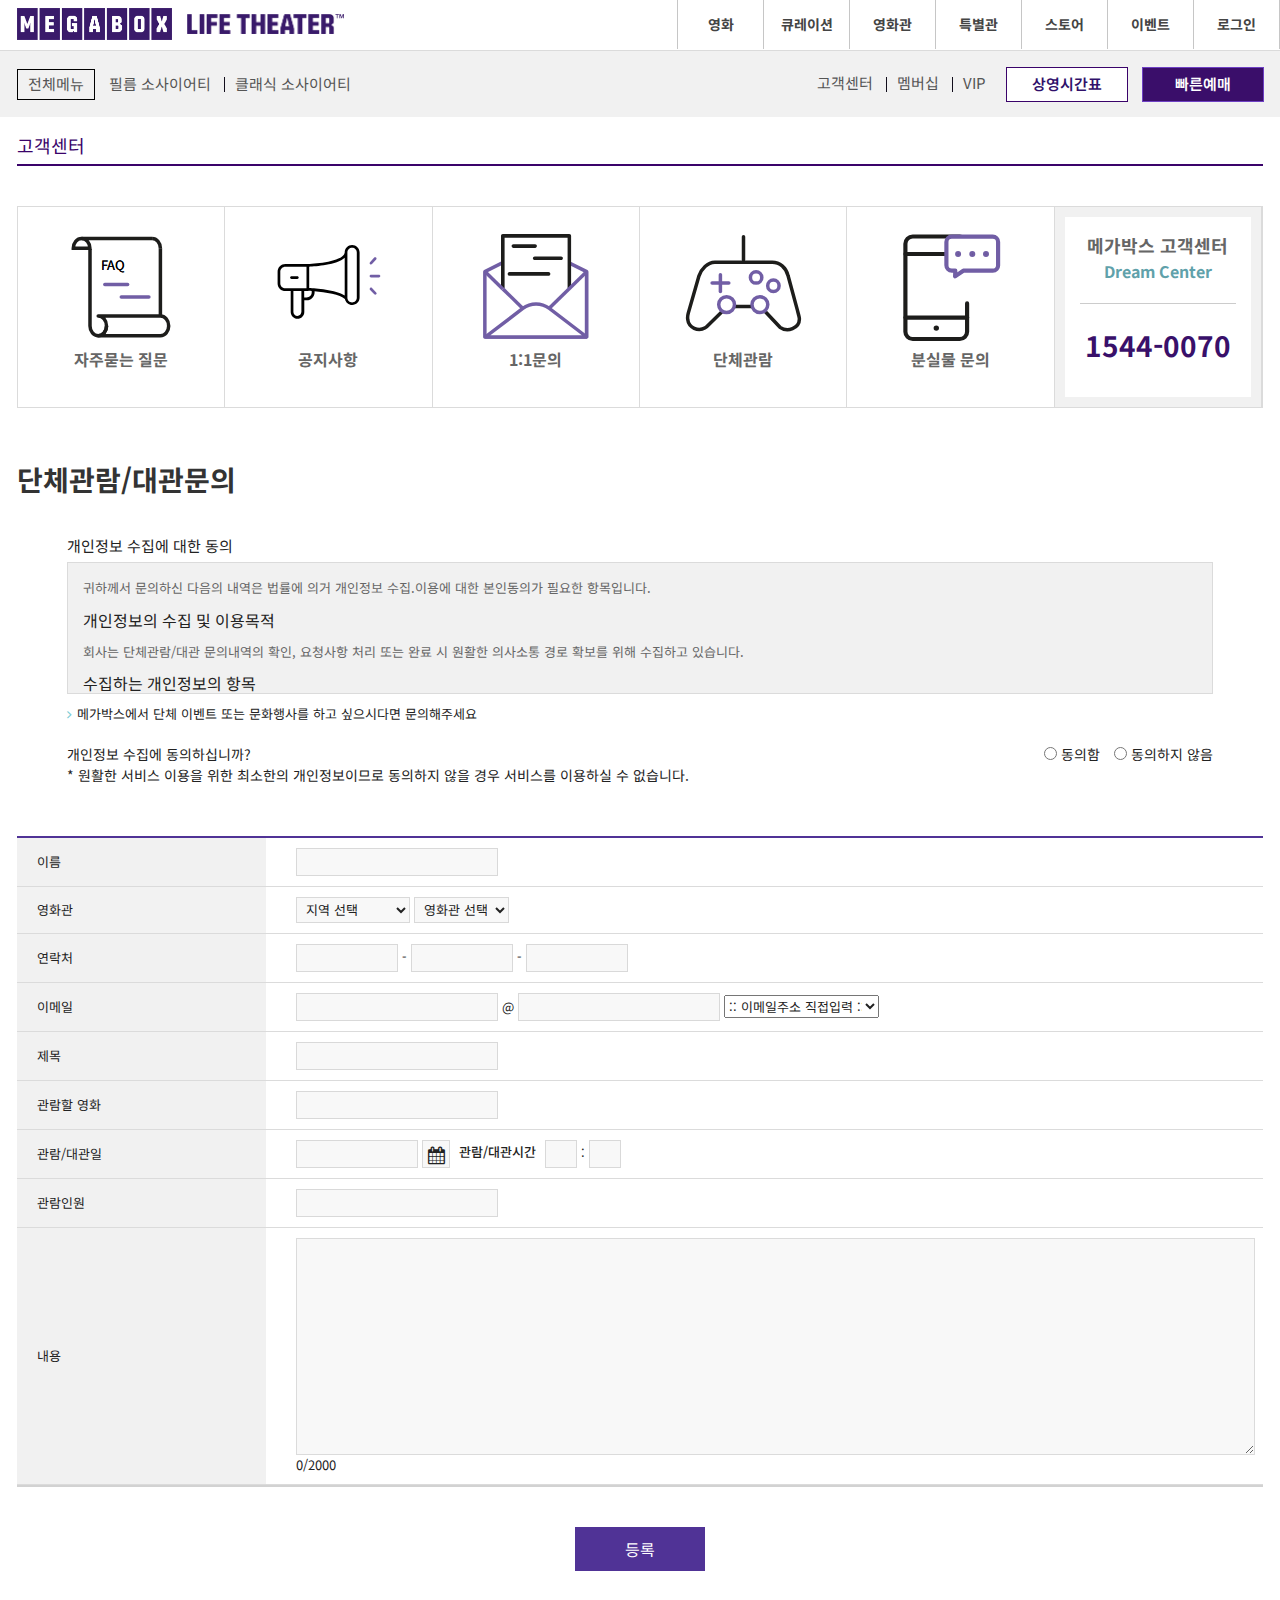
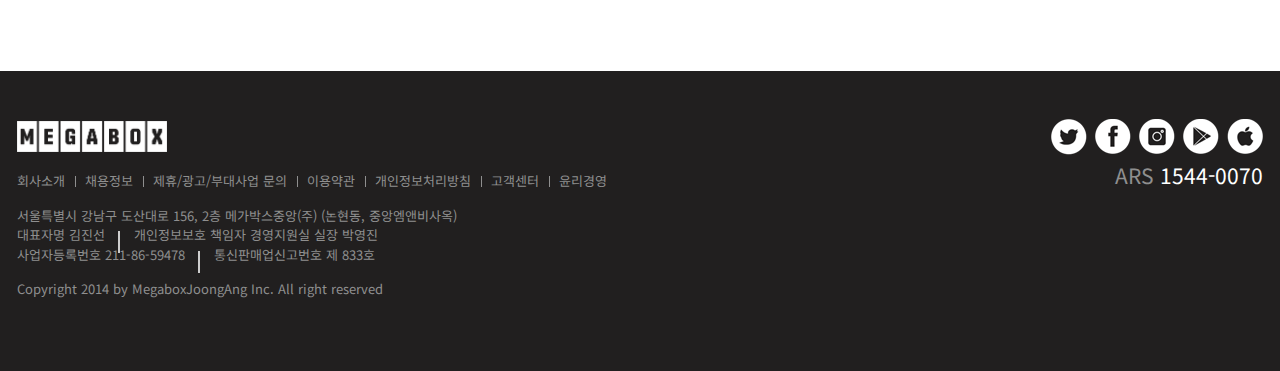
<file: custom/rent.html>
<!DOCTYPE html>
<html lang="ko">
<head>
    <meta charset="UTF-8">
    <meta name="viewport" content="width=device-width, initial-scale=1.0">
    <meta http-equiv="X-UA-Compatible" content="ie=edge">
    <meta name="author" content="insectfow">
    <meta name="description" content="메가박스 영화관 사이트입니다.">
    <meta name="keywords" content="메가박스, 영화, 최신영화, 영화관, CGV, 롯데시네마">
    <title>단체관람 및 대관문의 : 메가박스</title>

    <!-- style -->
    <link rel="stylesheet" href="../assets/css/reset.css">
    <link rel="stylesheet" href="../assets/css/style.css">
    <link rel="stylesheet" href="../assets/css/font-awesome.css">

    <!-- 파비콘 -->
    <link rel="shortcut icon" href="../assets/icons/favicon-64.png">
    <link rel="apple-touch-icon-precomposed" href="../assets/icons/favicon-152.png">
    <link rel="icon" href="assets/icons/favicon-152.png">
    <link rel="icon" href="assets/icons/favicon-16.png" sizes="16x16"> 
    <link rel="icon" href="assets/icons/favicon-32.png" sizes="32x32"> 
    <link rel="icon" href="assets/icons/favicon-48.png" sizes="48x48"> 
    <link rel="icon" href="assets/icons/favicon-64.png" sizes="64x64"> 
    <link rel="icon" href="assets/icons/favicon-128.png" sizes="128x128">

    <!-- 웹 폰트 -->
    <link href="https://fonts.googleapis.com/css?family=Noto+Sans+KR:100,300,400,500,700,900&amp;subset=korean" rel="stylesheet">
    
    <!-- HTML5shiv ie6~8 -->
    <!--[if lt IE 9]> 
        <script src="js/html5shiv.min.js"></script> 
        <script type="text/javascript">
        alert("현재 당신이 보는 브라우저는 지원하지 않습니다. 최신 브라우저로 업데이트해주세요!");
    </script>
    <![endif]-->



    
</head>
<body>
    <!-- 스킵 내비게이션 -->
    <div id="skip">
            <a rel="bookmark" href="#banner">배너 영역 바로가기</a>
            <a rel="bookmark" href="#movie">최신 영화 바로가기</a>
            <a rel="bookmark" href="#event">새로운 이벤트 바로가기</a>
            <a rel="bookmark" href="#new">새로운 영화 바로가기</a>
            <a rel="bookmark" href="#help">고객센터 바로가기</a>
        </div>
        <!-- //스킵 내비게이션 -->

    <!-- 모바일 메뉴 -->
    <nav id="mNav">
        <div class="ham-wrap">
            <div class="ham"><span></span></div>
        </div>
    </nav>



    <header id="header" class="sub">
        <div class="container">
            <div class="row">
                <div class="header">
                    <h1>
                        <a href="../index.html">
                            <em><img src="../assets/img/logo.png" alt="MEGABOX"></em>
                            <strong><img src="../assets/img/logo-sub.png" alt="LIFE THEATER"></strong>
                        </a>    
                    </h1>
                    <nav class="nav">
                        <ul class="clearfix">
                            <li><a href="#">영화</a></li>
                            <li><a href="curation.html">큐레이션</a></li>
                            <li><a href="#">영화관</a></li>
                            <li><a href="#">특별관</a></li>
                            <li><a href="#">스토어</a></li>
                            <li><a href="#">이벤트</a></li>
                            <li><a href="#">로그인</a></li>
                        </ul>
                    </nav>
                </div>
            </div>            
        </div>   
    </header>
    <!-- //header -->

    <section id="banner" class="sub" >
            <div class="banner_menu sub">
                <h2 class="ir_su"> 배너 영역</h2>
                <div class="container">
                    <div class="row">
                        <div class="bm_left">
                            <ul>
                                <li class="total"><a href="#">전체메뉴</a></li>
                                <li class="line"><a href="#">필름 소사이어티</a></li>
                                <li><a href="#">클래식 소사이어티</a></li>
                            </ul>
                        </div>
                    </div>
                    <div class="bm_right">
                        <ul>
                            <li class="line"><a href="#">고객센터</a></li>
                            <li class="line"><a href="membarship.html">멤버십</a></li>
                            <li><a href="#">VIP</a></li> 
                        </ul>
                        <ul class="btn_box">
                            <li class="box1"><a href="#">상영시간표</a></li>
                            <li class="box2"><a href="#">빠른예매</a></li>
                        </ul>
                    </div>
                </div>
            </div>
    </section>
    <!-- //banner -->


    <div id="sub_title">
        <div class="container">
            <div class="row">
                <div class="sub_title">
                    <h2>고객센터</h2>
                </div>
            </div>
        </div>
    </div>
    <!--//sub_title -->


    <section id="contents">
        <div class="container">
            <div class="row">
                <div class="custom_title">
                    <ul>
                        <li>
                            <a href="faq.html">
                                <span class="img_svg"><svg version="1.1" id="Layer_1" xmlns="http://www.w3.org/2000/svg" xmlns:xlink="http://www.w3.org/1999/xlink" x="0px" y="0px"
                                        viewBox="0 0 120 120" style="enable-background:new 0 0 120 120;" xml:space="preserve">
                                <style type="text/css">
                                    .st0{fill:#715EA5;}
                                    .st1{fill:#FFFFFF;stroke:#1D1D1B;stroke-width:3.5;stroke-miterlimit:10;}
                                    .st2{fill:#FFFFFF;}
                                    .st3{fill:#1D1D1B;}
                                    .st4{fill:none;stroke:#1D1D1B;stroke-width:3.5;stroke-linecap:round;stroke-miterlimit:10;}
                                    .st5{fill:#FFFFFF;stroke:#715EA5;stroke-width:3.5;stroke-miterlimit:10;}
                                    .st6{fill:none;stroke:#715EA5;stroke-width:3.5;stroke-linecap:round;stroke-miterlimit:10;}
                                    .st7{fill:#FFFFFF;stroke:#1D1D1B;stroke-width:3.5;stroke-linecap:round;stroke-linejoin:round;stroke-miterlimit:10;}
                                    .st8{fill:none;stroke:#1D1D1B;stroke-width:3.5;stroke-linejoin:round;stroke-miterlimit:10;}
                                    .st9{font-family:'ArialRoundedMTBold';}
                                    .st10{font-size:21.7317px;}
                                    .st11{fill:#1D1D1B;stroke:#715EA5;stroke-width:3.5;stroke-linecap:round;stroke-miterlimit:10;}
                                </style>                                        
                                <g>
                                    <g>
                                        <path style="fill:#715EA5;" d="M246.4,114.7H144.6c-1,0-1.8-0.8-1.8-1.8V47.6c0-0.7,0.4-1.3,1-1.6l50.3-25.5c0.5-0.3,1.1-0.3,1.6,0L247.2,46
                                            c0.6,0.3,1,0.9,1,1.6V113C248.1,113.9,247.3,114.7,246.4,114.7z M146.4,111.2h98.2V48.6L194.9,24l-48.5,24.7V111.2z"/>
                                    </g>
                                </g>
                                <g>
                                    <g>
                                        <path style="fill:#FFFFFF;stroke:#1D1D1B;stroke-width:3.5;stroke-miterlimit:10;" d="M174.6,90.9"/>
                                    </g>
                                </g>
                                <g>
                                    <g>
                                        <polyline style="fill:#FFFFFF;" points="162.5,64.1 162.5,11.8 229.1,11.8 229.1,63.9       "/>
                                    </g>
                                    <g>
                                        <path style="fill:#1D1D1B;" d="M164.3,64.1h-3.5V11.8c0-1,0.8-1.8,1.8-1.8h66.5c1,0,1.8,0.8,1.8,1.8v52.1h-3.5V13.5h-63V64.1z"/>
                                    </g>
                                </g>
                                <g>
                                    <g>
                                        <path style="fill:#FFFFFF;" d="M144.9,113l37.6-28.6c7.8-6,18.7-6,26.5,0l37.6,28.6H144.9z"/>
                                    </g>
                                    <g>
                                        <path style="fill:#715EA5;" d="M246.7,114.7H144.9l-1.1-3.1l37.6-28.6c8.4-6.4,20.2-6.4,28.6,0l37.6,28.6L246.7,114.7z M150.1,111.2h91.4
                                            L208,85.7c-7.2-5.5-17.2-5.5-24.4,0L150.1,111.2z"/>
                                    </g>
                                </g>
                                <g>
                                    <g>
                                        
                                            <rect x="170.8" y="60.5" transform="matrix(0.6989 -0.7152 0.7152 0.6989 -1.3568 145.8583)" style="fill:#715EA5;" width="3.5" height="28"/>
                                    </g>
                                </g>
                                <g>
                                    <g>
                                        
                                            <rect x="152" y="43.9" transform="matrix(0.6989 -0.7152 0.7152 0.6989 6.1225 126.8697)" style="fill:#715EA5;" width="3.5" height="24.6"/>
                                    </g>
                                </g>
                                <g>
                                    <g>
                                        
                                            <rect x="201.3" y="64.2" transform="matrix(0.7154 -0.6987 0.6987 0.7154 18.6886 177.7679)" style="fill:#715EA5;" width="52.6" height="3.5"/>
                                    </g>
                                </g>
                                <g>
                                    <g>
                                        <path style="fill:#1D1D1B;" d="M194.9,23.8h-21.7c-1,0-1.8-0.8-1.8-1.8s0.8-1.8,1.8-1.8h21.7c1,0,1.8,0.8,1.8,1.8S195.9,23.8,194.9,23.8z"/>
                                    </g>
                                </g>
                                <g>
                                    <g>
                                        <path style="fill:#1D1D1B;" d="M220.9,35.9h-26.4c-1,0-1.8-0.8-1.8-1.8s0.8-1.8,1.8-1.8h26.4c1,0,1.8,0.8,1.8,1.8S221.8,35.9,220.9,35.9z"/>
                                    </g>
                                </g>
                                <g>
                                    <g>
                                        <path style="fill:#1D1D1B;" d="M208.2,51.5h-39c-1,0-1.8-0.8-1.8-1.8s0.8-1.8,1.8-1.8h39c1,0,1.8,0.8,1.8,1.8S209.2,51.5,208.2,51.5z"/>
                                    </g>
                                </g>
                                <g>
                                    <path style="fill:#FFFFFF;stroke:#1D1D1B;stroke-width:3.5;stroke-miterlimit:10;" d="M-38.3,98.7l-19.5-20.8H-91L-111.4,98c-0.5,0.5-1.1,0.9-1.7,1.2c-7,4.1-16.5,0-17.5-8.4c0-0.2,0-0.8-0.1-1.5
                                        c0-1.5,0.2-3,0.6-4.5l10.7-37.6c2.4-6.8,8.4-13.6,15.9-13.6h57.3c7.5,0,13.9,5.4,15.9,13.6l9.5,35.1c0,0.5,1.8,6.1,1.8,8.2
                                        C-19,99.7-30.9,104-38.3,98.7z"/>
                                    <line style="fill:none;stroke:#1D1D1B;stroke-width:3.5;stroke-linecap:round;stroke-miterlimit:10;" x1="-74.8" y1="31.3" x2="-74.8" y2="8"/>
                                    <circle style="fill:#FFFFFF;stroke:#715EA5;stroke-width:3.5;stroke-miterlimit:10;" cx="-91.8" cy="75.9" r="7.9"/>
                                    <circle style="fill:#FFFFFF;stroke:#715EA5;stroke-width:3.5;stroke-miterlimit:10;" cx="-58.5" cy="75.9" r="7.9"/>
                                    <line style="fill:none;stroke:#715EA5;stroke-width:3.5;stroke-linecap:round;stroke-miterlimit:10;" x1="-97.9" y1="46.1" x2="-97.9" y2="62.7"/>
                                    <line style="fill:none;stroke:#715EA5;stroke-width:3.5;stroke-linecap:round;stroke-miterlimit:10;" x1="-89.6" y1="54.4" x2="-106.2" y2="54.4"/>
                                    <circle style="fill:none;stroke:#715EA5;stroke-width:3.5;stroke-linecap:round;stroke-miterlimit:10;" cx="-62.3" cy="48.8" r="5.7"/>
                                    <circle style="fill:none;stroke:#715EA5;stroke-width:3.5;stroke-linecap:round;stroke-miterlimit:10;" cx="-44.9" cy="57.1" r="5.7"/>
                                </g>
                                <g>
                                    <path style="fill:#FFFFFF;stroke:#1D1D1B;stroke-width:3.5;stroke-linecap:round;stroke-linejoin:round;stroke-miterlimit:10;" d="M99.4,89.1H37.2c4.6,0,8.3,4.4,8.3,9.8c0,5.4-3.7,9.8-8.3,9.8h62.2c4.6,0,8.3-4.4,8.3-9.8
                                        C107.7,93.5,104,89.1,99.4,89.1z"/>
                                    <path style="fill:none;stroke:#1D1D1B;stroke-width:3.5;stroke-linejoin:round;stroke-miterlimit:10;" d="M45.6,98.9c0,5.4-3.7,9.8-8.3,9.8s-8.3-4.4-8.3-9.8V22.1"/>
                                    <path style="fill:#FFFFFF;stroke:#1D1D1B;stroke-width:3.5;stroke-miterlimit:10;" d="M99.4,21.2c0-5.4-3.7-9.8-8.3-9.8"/>
                                    <path style="fill:#FFFFFF;stroke:#1D1D1B;stroke-width:3.5;stroke-miterlimit:10;" d="M12.3,21.2c0-5.4,3.7-9.8,8.3-9.8s8.3,4.4,8.3,9.8H12.3z"/>
                                    <line style="fill:#FFFFFF;stroke:#1D1D1B;stroke-width:3.5;stroke-miterlimit:10;" x1="99.4" y1="89.1" x2="99.4" y2="21.2"/>
                                    <line style="fill:#FFFFFF;stroke:#1D1D1B;stroke-width:3.5;stroke-miterlimit:10;" x1="20.6" y1="11.4" x2="91.1" y2="11.4"/>
                                    <text transform="matrix(1 0 0 1 39.9596 43.3715)"style="fill:#715EA5 font-family:'ArialRoundedMTBold';" >FAQ</text>
                                    <text transform="matrix(1 0 0 1 39.9596 43.3715)"style="fill:#715EA5  font-family:'ArialRoundedMTBold';">FAQ</text>
                                    <line style="fill:#1D1D1B;stroke:#715EA5;stroke-width:3.5;stroke-linecap:round;stroke-miterlimit:10;" x1="43.8" y1="57.5" x2="66.6" y2="57.5"/>
                                    <line style="fill:#1D1D1B;stroke:#715EA5;stroke-width:3.5;stroke-linecap:round;stroke-miterlimit:10;" x1="60.3" y1="70.1" x2="87.9" y2="70.1"/>
                                </g>
                                </svg>
                                </span>
                                <strong>자주묻는 질문</strong>
                            </a>
                        </li>
                        <li>
                            <a href="notice.html">
                                    <span class="img_svg"><svg version="1.1" id="Layer_1" xmlns="http://www.w3.org/2000/svg" xmlns:xlink="http://www.w3.org/1999/xlink" x="0px" y="0px"
                                        viewBox="0 0 120 120" style="enable-background:new 0 0 120 120;" xml:space="preserve">
                                    <style type="text/css">
                                        .st0{fill:#715EA5;}
                                        .st1{fill:#FFFFFF;stroke:#1D1D1B;stroke-width:3.5;stroke-miterlimit:10;}
                                        .st2{fill:#FFFFFF;}
                                        .st3{fill:#1D1D1B;}
                                        .st4{fill:none;stroke:#1D1D1B;stroke-width:3.5;stroke-linecap:round;stroke-miterlimit:10;}
                                        .st5{fill:#FFFFFF;stroke:#715EA5;stroke-width:3.5;stroke-miterlimit:10;}
                                        .st6{fill:none;stroke:#715EA5;stroke-width:3.5;stroke-linecap:round;stroke-miterlimit:10;}
                                        .st7{fill:#FFFFFF;stroke:#1D1D1B;stroke-width:3.5;stroke-linecap:round;stroke-linejoin:round;stroke-miterlimit:10;}
                                        .st8{fill:none;stroke:#1D1D1B;stroke-width:3.5;stroke-linejoin:round;stroke-miterlimit:10;}
                                        .st9{fill:#1D1D1B;stroke:#715EA5;stroke-width:3.5;stroke-linecap:round;stroke-miterlimit:10;}
                                        .st10{fill:none;stroke:#1D1D1B;stroke-width:4.1671;stroke-linecap:round;stroke-miterlimit:10;}
                                        .st11{fill:#1D1D1B;stroke:#1D1D1B;stroke-width:4.1671;stroke-miterlimit:10;}
                                        .st12{fill:#FFFFFF;stroke:#715EA5;stroke-width:4.1671;stroke-linecap:round;stroke-linejoin:round;stroke-miterlimit:10;}
                                        .st13{fill:#1D1D1B;stroke:#715EA5;stroke-width:2.7781;stroke-miterlimit:10;}
                                    </style>
                                    <g>
                                        <g>
                                        </g>
                                    </g>
                                    <g>
                                        <g>
                                            <path class="st0" d="M246.4,114.7H144.6c-1,0-1.8-0.8-1.8-1.8V47.6c0-0.7,0.4-1.3,1-1.6l50.3-25.5c0.5-0.3,1.1-0.3,1.6,0L247.2,46
                                                c0.6,0.3,1,0.9,1,1.6V113C248.1,113.9,247.3,114.7,246.4,114.7z M146.4,111.2h98.2V48.6L194.9,24l-48.5,24.7V111.2z"/>
                                        </g>
                                    </g>
                                    <g>
                                        <g>
                                            <path class="st1" d="M174.6,90.9"/>
                                        </g>
                                    </g>
                                    <g>
                                        <g>
                                            <polyline class="st2" points="162.5,64.1 162.5,11.8 229.1,11.8 229.1,63.9 		"/>
                                        </g>
                                        <g>
                                            <path class="st3" d="M164.3,64.1h-3.5V11.8c0-1,0.8-1.8,1.8-1.8h66.5c1,0,1.8,0.8,1.8,1.8v52.1h-3.5V13.5h-63V64.1z"/>
                                        </g>
                                    </g>
                                    <g>
                                        <g>
                                            <path class="st2" d="M144.9,113l37.6-28.6c7.8-6,18.7-6,26.5,0l37.6,28.6H144.9z"/>
                                        </g>
                                        <g>
                                            <path class="st0" d="M246.7,114.7H144.9l-1.1-3.1l37.6-28.6c8.4-6.4,20.2-6.4,28.6,0l37.6,28.6L246.7,114.7z M150.1,111.2h91.4
                                                L208,85.7c-7.2-5.5-17.2-5.5-24.4,0L150.1,111.2z"/>
                                        </g>
                                    </g>
                                    <g>
                                        <g>
                                            
                                                <rect x="170.8" y="60.5" transform="matrix(0.6989 -0.7152 0.7152 0.6989 -1.3568 145.8583)" class="st0" width="3.5" height="28"/>
                                        </g>
                                    </g>
                                    <g>
                                        <g>
                                            
                                                <rect x="152" y="43.9" transform="matrix(0.6989 -0.7152 0.7152 0.6989 6.1225 126.8697)" class="st0" width="3.5" height="24.6"/>
                                        </g>
                                    </g>
                                    <g>
                                        <g>
                                            
                                                <rect x="201.3" y="64.2" transform="matrix(0.7154 -0.6987 0.6987 0.7154 18.6886 177.7679)" class="st0" width="52.6" height="3.5"/>
                                        </g>
                                    </g>
                                    <g>
                                        <g>
                                            <path class="st3" d="M194.9,23.8h-21.7c-1,0-1.8-0.8-1.8-1.8s0.8-1.8,1.8-1.8h21.7c1,0,1.8,0.8,1.8,1.8S195.9,23.8,194.9,23.8z"/>
                                        </g>
                                    </g>
                                    <g>
                                        <g>
                                            <path class="st3" d="M220.9,35.9h-26.4c-1,0-1.8-0.8-1.8-1.8s0.8-1.8,1.8-1.8h26.4c1,0,1.8,0.8,1.8,1.8S221.8,35.9,220.9,35.9z"/>
                                        </g>
                                    </g>
                                    <g>
                                        <g>
                                            <path class="st3" d="M208.2,51.5h-39c-1,0-1.8-0.8-1.8-1.8s0.8-1.8,1.8-1.8h39c1,0,1.8,0.8,1.8,1.8S209.2,51.5,208.2,51.5z"/>
                                        </g>
                                    </g>
                                    <g>
                                        <path class="st1" d="M-38.3,98.7l-19.5-20.8H-91L-111.4,98c-0.5,0.5-1.1,0.9-1.7,1.2c-7,4.1-16.5,0-17.5-8.4c0-0.2,0-0.8-0.1-1.5
                                            c0-1.5,0.2-3,0.6-4.5l10.7-37.6c2.4-6.8,8.4-13.6,15.9-13.6h57.3c7.5,0,13.9,5.4,15.9,13.6l9.5,35.1c0,0.5,1.8,6.1,1.8,8.2
                                            C-19,99.7-30.9,104-38.3,98.7z"/>
                                        <line class="st4" x1="-74.8" y1="31.3" x2="-74.8" y2="8"/>
                                        <circle class="st5" cx="-91.8" cy="75.9" r="7.9"/>
                                        <circle class="st5" cx="-58.5" cy="75.9" r="7.9"/>
                                        <line class="st6" x1="-97.9" y1="46.1" x2="-97.9" y2="62.7"/>
                                        <line class="st6" x1="-89.6" y1="54.4" x2="-106.2" y2="54.4"/>
                                        <circle class="st6" cx="-62.3" cy="48.8" r="5.7"/>
                                        <circle class="st6" cx="-44.9" cy="57.1" r="5.7"/>
                                    </g>
                                    <g>
                                        <path class="st7" d="M-35.5,205.9h-62.2c4.6,0,8.3,4.4,8.3,9.8s-3.7,9.8-8.3,9.8h62.2c4.6,0,8.3-4.4,8.3-9.8
                                            S-30.9,205.9-35.5,205.9z"/>
                                        <path class="st8" d="M-89.3,215.7c0,5.4-3.7,9.8-8.3,9.8s-8.3-4.4-8.3-9.8v-76.8"/>
                                        <path class="st1" d="M-35.5,138c0-5.4-3.7-9.8-8.3-9.8"/>
                                        <path class="st1" d="M-122.6,138c0-5.4,3.7-9.8,8.3-9.8s8.3,4.4,8.3,9.8H-122.6z"/>
                                        <line class="st1" x1="-35.5" y1="205.9" x2="-35.5" y2="138"/>
                                        <line class="st1" x1="-114.3" y1="128.2" x2="-43.8" y2="128.2"/>
                                        <text transform="matrix(1 0 0 1 -94.9066 160.1495)" class="st0" style="font-family:'ArialRoundedMTBold'; font-size:21.7316px;">FAQ</text>
                                        <line class="st9" x1="-91.1" y1="174.2" x2="-68.3" y2="174.2"/>
                                        <line class="st9" x1="-74.5" y1="186.8" x2="-47" y2="186.8"/>
                                    </g>
                                    <g>
                                        <path class="st10" d="M196.6,13.5"/>
                                        <path class="st10" d="M196.6,23.7V52c0,4-3.3,7.3-7.3,7.3h-47.1c-4,0-7.3-3.3-7.3-7.3v-87.9c0-4,3.3-7.3,7.3-7.3h47.1
                                            c4,0,7.3,3.3,7.3,7.3v24"/>
                                        <line class="st11" x1="135" y1="37.9" x2="196.6" y2="37.9"/>
                                        <line class="st11" x1="135" y1="-25.7" x2="196.6" y2="-25.7"/>
                                        <circle class="st3" cx="165.8" cy="48.4" r="2.7"/>
                                        <path class="st12" d="M222.3-9h-29.4l-8.2,5.7l0.2-5.7h-3.5c-3,0-5.4-2.4-5.4-5.4v-23.3c0-3,2.4-5.4,5.4-5.4h40.9
                                            c3,0,5.4,2.4,5.4,5.4v23.3C227.7-11.4,225.3-9,222.3-9z"/>
                                        <circle class="st13" cx="187.6" cy="-25.7" r="1.6"/>
                                        <circle class="st13" cx="201.8" cy="-25.7" r="1.6"/>
                                        <circle class="st13" cx="215.5" cy="-25.7" r="1.6"/>
                                    </g>
                                    <g>
                                        <path class="st2" d="M43.8,64c-1-0.1-2-0.1-2.8-0.2c-0.6,0.1-1.2,0.2-1.8,0.2c0,0,0,0,0,0h-2.9v6.4h2.5c2.8,0,5.1-2.3,5.1-5.1V64z"
                                            />
                                        <path class="st2" d="M33.4,64h-8v20.8c0,2.2,1.8,4,4,4s4-1.8,4-4V64z"/>
                                        <path class="st2" d="M38.5,61.3V39.7H17.4c-2.8,0-5.1,2.2-5.1,4.9v11.8c0,1.3,0.5,2.5,1.5,3.4c1,0.9,2.2,1.4,3.6,1.4c0,0,0,0,0,0
                                            H38.5z M22.2,50.6c0-0.8,0.6-1.4,1.4-1.4h5.8c0.8,0,1.4,0.6,1.4,1.4c0,0.8-0.6,1.4-1.4,1.4h-5.8C22.8,52,22.2,51.4,22.2,50.6z"/>
                                        <path class="st2" d="M76.7,68.5V30.8c-7.8,7.2-29.3,8.6-35.5,8.9v21.4C47.2,61.4,68,62.9,76.7,68.5z"/>
                                        <path class="st2" d="M84.1,20.9c-2.6,0-4.7,2.1-4.7,4.7v45.1c0,2.6,2.1,4.7,4.7,4.7c2.6,0,4.7-2.1,4.7-4.7V25.5
                                            C88.8,22.9,86.7,20.9,84.1,20.9z"/>
                                        <path d="M84.1,18.1c-4.1,0-7.4,3.3-7.4,7.4v0.3C75.1,34.1,49.8,36.7,39.9,37c-0.3,0-0.5,0-0.8,0H17.4c-4.3,0-7.8,3.4-7.8,7.7v11.8
                                            c0,2,0.8,4,2.3,5.4c1.5,1.4,3.4,2.2,5.5,2.2c0,0,0,0,0,0h5.3v20.8c0,3.7,3,6.8,6.8,6.8s6.8-3,6.8-6.8V73.2h2.5
                                            c4.3,0,7.8-3.5,7.8-7.8v-1.2c10.5,1,25.9,3.3,30.3,7.8c0.7,3.4,3.7,6,7.3,6c4.1,0,7.4-3.3,7.4-7.4V25.5
                                            C91.6,21.4,88.2,18.1,84.1,18.1z M88.8,70.7c0,2.6-2.1,4.7-4.7,4.7c-2.6,0-4.7-2.1-4.7-4.7V25.5c0-2.6,2.1-4.7,4.7-4.7
                                            c2.6,0,4.7,2.1,4.7,4.7V70.7z M38.7,70.5h-2.5V64h2.9c0,0,0,0,0,0c0.6,0,1.2-0.1,1.8-0.2c0.8,0,1.8,0.1,2.8,0.2v1.4
                                            C43.8,68.2,41.5,70.5,38.7,70.5z M29.4,88.9c-2.2,0-4-1.8-4-4V64h8v20.8C33.4,87.1,31.6,88.9,29.4,88.9z M17.4,61.3
                                            c-1.3,0-2.6-0.5-3.6-1.4c-1-0.9-1.5-2.1-1.5-3.4V44.6c0-2.7,2.3-4.9,5.1-4.9h21.1v21.6H17.4C17.4,61.3,17.4,61.3,17.4,61.3z
                                            M41.2,61.1V39.7c6.2-0.3,27.7-1.7,35.5-8.9v37.7C68,62.9,47.2,61.4,41.2,61.1z"/>
                                        <path d="M29.3,52c0.8,0,1.4-0.6,1.4-1.4c0-0.8-0.6-1.4-1.4-1.4h-5.8c-0.8,0-1.4,0.6-1.4,1.4c0,0.8,0.6,1.4,1.4,1.4H29.3z"/>
                                        <path class="st0" d="M103,37.6c0.4,0,0.8-0.2,1-0.5l4.2-4.7c0.5-0.6,0.5-1.4-0.1-1.9c-0.6-0.5-1.4-0.5-1.9,0.1l-4.2,4.7
                                            c-0.5,0.6-0.5,1.4,0.1,1.9C102.4,37.5,102.7,37.6,103,37.6z"/>
                                        <path class="st0" d="M110.9,47.7H103c-0.8,0-1.4,0.6-1.4,1.4c0,0.8,0.6,1.4,1.4,1.4h7.9c0.8,0,1.4-0.6,1.4-1.4
                                            C112.3,48.3,111.7,47.7,110.9,47.7z"/>
                                        <path class="st0" d="M104,61c-0.5-0.6-1.4-0.6-1.9,0c-0.6,0.5-0.6,1.4,0,1.9l4.2,4.4c0.3,0.3,0.6,0.4,1,0.4c0.3,0,0.7-0.1,0.9-0.4
                                            c0.6-0.5,0.6-1.4,0-1.9L104,61z"/>
                                    </g>
                                    </svg>
                                </span>
                                <strong>공지사항</strong>
                            </a> 
                        </li>
                        <li>
                            <a href="1on1.html">
                                <span class="img_svg"><svg version="1.1" id="Layer_1" xmlns="http://www.w3.org/2000/svg" xmlns:xlink="http://www.w3.org/1999/xlink" x="0px" y="0px"
                                                    viewBox="0 0 120 120" style="enable-background:new 0 0 120 120;" xml:space="preserve">
                                            <style type="text/css">
                                                .st0{fill:#715EA5;}
                                                .st1{fill:#FFFFFF;stroke:#1D1D1B;stroke-width:3.5;stroke-miterlimit:10;}
                                                .st2{fill:#FFFFFF;}
                                                .st3{fill:#1D1D1B;}
                                            </style>                                                    
                                            <g>                                                        
                                                <path class="st0" d="M110.6,111.8H8.9c-1,0-1.8-0.8-1.8-1.8V44.7c0-0.7,0.4-1.3,1-1.6l50.3-25.5c0.5-0.3,1.1-0.3,1.6,0l51.5,25.5
                                                    c0.6,0.3,1,0.9,1,1.6v65.4C112.4,111.1,111.6,111.8,110.6,111.8z M10.6,108.3h98.2V45.8L59.2,21.1L10.6,45.8V108.3z"/>
                                                <path class="st1" d="M38.9,88.1"/>
                                                <polyline class="st2" points="26.8,61.2 26.8,8.9 93.3,8.9 93.3,61"/>
                                                <path class="st3" d="M28.5,61.2H25V8.9c0-1,0.8-1.8,1.8-1.8h66.5c1,0,1.8,0.8,1.8,1.8V61h-3.5V10.7h-63V61.2z"/>
                                                <path class="st2" d="M9.2,110.1l37.6-28.6c7.8-6,18.7-6,26.5,0l37.6,28.6H9.2z"/>
                                                <path class="st0" d="M110.9,111.8H9.2l-1.1-3.1l37.6-28.6c8.4-6.4,20.2-6.4,28.6,0l37.6,28.6L110.9,111.8z M14.4,108.3h91.4
                                                    L72.3,82.8c-7.2-5.5-17.2-5.5-24.4,0L14.4,108.3z"/>
                                                <rect x="35.1" y="57.7" transform="matrix(0.6989 -0.7152 0.7152 0.6989 -40.1798 47.9042)" class="st0" width="3.5" height="28"/>      
                                                <rect x="16.2" y="41" transform="matrix(0.6989 -0.7152 0.7152 0.6989 -32.6976 28.9185)" class="st0" width="3.5" height="24.6"/>
                                                <rect x="65.5" y="61.3" transform="matrix(0.7154 -0.6987 0.6987 0.7154 -17.9384 82.1051)" class="st0" width="52.6" height="3.5"/>
                                                <path class="st3" d="M59.2,20.9H37.4c-1,0-1.8-0.8-1.8-1.8s0.8-1.8,1.8-1.8h21.7c1,0,1.8,0.8,1.8,1.8S60.1,20.9,59.2,20.9z"/>
                                                <path class="st3" d="M85.1,33H58.7c-1,0-1.8-0.8-1.8-1.8c0-1,0.8-1.8,1.8-1.8h26.4c1,0,1.8,0.8,1.8,1.8C86.9,32.2,86.1,33,85.1,33z"/>
                                                <path class="st3" d="M72.5,48.7h-39c-1,0-1.8-0.8-1.8-1.8s0.8-1.8,1.8-1.8h39c1,0,1.8,0.8,1.8,1.8S73.5,48.7,72.5,48.7z"/>
                                            </g></svg>
                                </span>
                                <strong class="tos">1:1문의</strong>
                            </a>
                        </li>
                        <li class="active"> 
                            <a href="rent.html">
                                <span class="img_svg"><svg version="1.1" id="Layer_1" xmlns="http://www.w3.org/2000/svg" xmlns:xlink="http://www.w3.org/1999/xlink" x="0px" y="0px"
                                            viewBox="0 0 120 120" style="enable-background:new 0 0 120 120;" xml:space="preserve">
                                    <style type="text/css">
                                        .st0{fill:#715EA5;}
                                        .st1{fill:#FFFFFF;stroke:#1D1D1B;stroke-width:3.5;stroke-miterlimit:10;}
                                        .st2{fill:#FFFFFF;}
                                        .st3{fill:#1D1D1B;}
                                        .st4{fill:none;stroke:#1D1D1B;stroke-width:3.5;stroke-linecap:round;stroke-miterlimit:10;}
                                        .st5{fill:#FFFFFF;stroke:#715EA5;stroke-width:3.5;stroke-miterlimit:10;}
                                        .st6{fill:none;stroke:#715EA5;stroke-width:3.5;stroke-linecap:round;stroke-miterlimit:10;}
                                    </style>                                            
                                    <g>
                                        <g>
                                            <path class="st0" d="M246.4,114.7H144.6c-1,0-1.8-0.8-1.8-1.8V47.6c0-0.7,0.4-1.3,1-1.6l50.3-25.5c0.5-0.3,1.1-0.3,1.6,0L247.2,46
                                                c0.6,0.3,1,0.9,1,1.6V113C248.1,113.9,247.3,114.7,246.4,114.7z M146.4,111.2h98.2V48.6L194.9,24l-48.5,24.7V111.2z"/>
                                        </g>
                                    </g>
                                    <g>
                                        <g>
                                            <path class="st1" d="M174.6,90.9"/>
                                        </g>
                                    </g>
                                    <g>
                                        <g>
                                            <polyline class="st2" points="162.5,64.1 162.5,11.8 229.1,11.8 229.1,63.9       "/>
                                        </g>
                                        <g>
                                            <path class="st3" d="M164.3,64.1h-3.5V11.8c0-1,0.8-1.8,1.8-1.8h66.5c1,0,1.8,0.8,1.8,1.8v52.1h-3.5V13.5h-63V64.1z"/>
                                        </g>
                                    </g>
                                    <g>
                                        <g>
                                            <path class="st2" d="M144.9,113l37.6-28.6c7.8-6,18.7-6,26.5,0l37.6,28.6H144.9z"/>
                                        </g>
                                        <g>
                                            <path class="st0" d="M246.7,114.7H144.9l-1.1-3.1l37.6-28.6c8.4-6.4,20.2-6.4,28.6,0l37.6,28.6L246.7,114.7z M150.1,111.2h91.4
                                                L208,85.7c-7.2-5.5-17.2-5.5-24.4,0L150.1,111.2z"/>
                                        </g>
                                    </g>
                                    <g>
                                        <g>
                                            
                                                <rect x="170.8" y="60.5" transform="matrix(0.6989 -0.7152 0.7152 0.6989 -1.3568 145.8583)" class="st0" width="3.5" height="28"/>
                                        </g>
                                    </g>
                                    <g>
                                        <g>
                                            
                                                <rect x="152" y="43.9" transform="matrix(0.6989 -0.7152 0.7152 0.6989 6.1225 126.8697)" class="st0" width="3.5" height="24.6"/>
                                        </g>
                                    </g>
                                    <g>
                                        <g>
                                            
                                                <rect x="201.3" y="64.2" transform="matrix(0.7154 -0.6987 0.6987 0.7154 18.6886 177.7679)" class="st0" width="52.6" height="3.5"/>
                                        </g>
                                    </g>
                                    <g>
                                        <g>
                                            <path class="st3" d="M194.9,23.8h-21.7c-1,0-1.8-0.8-1.8-1.8s0.8-1.8,1.8-1.8h21.7c1,0,1.8,0.8,1.8,1.8S195.9,23.8,194.9,23.8z"/>
                                        </g>
                                    </g>
                                    <g>
                                        <g>
                                            <path class="st3" d="M220.9,35.9h-26.4c-1,0-1.8-0.8-1.8-1.8s0.8-1.8,1.8-1.8h26.4c1,0,1.8,0.8,1.8,1.8S221.8,35.9,220.9,35.9z"/>
                                        </g>
                                    </g>
                                    <g>
                                        <g>
                                            <path class="st3" d="M208.2,51.5h-39c-1,0-1.8-0.8-1.8-1.8s0.8-1.8,1.8-1.8h39c1,0,1.8,0.8,1.8,1.8S209.2,51.5,208.2,51.5z"/>
                                        </g>
                                    </g>
                                    <g>
                                        <path class="st1" d="M97,100.3L77.5,79.5H44.3L23.9,99.6c-0.5,0.5-1.1,0.9-1.7,1.2c-7,4.1-16.5,0-17.5-8.4c0-0.2,0-0.8-0.1-1.5
                                            c0-1.5,0.2-3,0.6-4.5L16,48.8c2.4-6.8,8.4-13.6,15.9-13.6h57.3c7.5,0,13.9,5.4,15.9,13.6l9.5,35.1c0,0.5,1.8,6.1,1.8,8.2
                                            C116.3,101.4,104.5,105.7,97,100.3z"/>
                                        <line class="st4" x1="60.5" y1="32.9" x2="60.5" y2="9.7"/>
                                        <circle class="st5" cx="43.6" cy="77.6" r="7.9"/>
                                        <circle class="st5" cx="76.9" cy="77.6" r="7.9"/>
                                        <line class="st6" x1="37.4" y1="47.7" x2="37.4" y2="64.4"/>
                                        <line class="st6" x1="45.8" y1="56.1" x2="29.1" y2="56.1"/>
                                        <circle class="st6" cx="73.1" cy="50.4" r="5.7"/>
                                        <circle class="st6" cx="90.4" cy="58.7" r="5.7"/>
                                    </g>
                                    </svg>
                                    </span>
                                <strong>단체관람</strong>
                            </a>
                        </li>                        
                        <li>
                            <a href="lost.html">
                                <span class="img_svg"><svg version="1.1" id="Layer_1" xmlns="http://www.w3.org/2000/svg" xmlns:xlink="http://www.w3.org/1999/xlink" x="0px" y="0px"
                                        viewBox="0 0 120 120" style="enable-background:new 0 0 120 120;" xml:space="preserve">
                                <style type="text/css">
                                    .st0{fill:#715EA5;}
                                    .st1{fill:#FFFFFF;stroke:#1D1D1B;stroke-width:3.5;stroke-miterlimit:10;}
                                    .st2{fill:#FFFFFF;}
                                    .st3{fill:#1D1D1B;}
                                    .st4{fill:none;stroke:#1D1D1B;stroke-width:3.5;stroke-linecap:round;stroke-miterlimit:10;}
                                    .st5{fill:#FFFFFF;stroke:#715EA5;stroke-width:3.5;stroke-miterlimit:10;}
                                    .st6{fill:none;stroke:#715EA5;stroke-width:3.5;stroke-linecap:round;stroke-miterlimit:10;}
                                    .st7{fill:#FFFFFF;stroke:#1D1D1B;stroke-width:3.5;stroke-linecap:round;stroke-linejoin:round;stroke-miterlimit:10;}
                                    .st8{fill:none;stroke:#1D1D1B;stroke-width:3.5;stroke-linejoin:round;stroke-miterlimit:10;}
                                    .st9{fill:#1D1D1B;stroke:#715EA5;stroke-width:3.5;stroke-linecap:round;stroke-miterlimit:10;}
                                    .st10{fill:none;stroke:#1D1D1B;stroke-width:4.1671;stroke-linecap:round;stroke-miterlimit:10;}
                                    .st11{fill:#1D1D1B;stroke:#1D1D1B;stroke-width:4.1671;stroke-miterlimit:10;}
                                    .st12{fill:#FFFFFF;stroke:#715EA5;stroke-width:4.1671;stroke-linecap:round;stroke-linejoin:round;stroke-miterlimit:10;}
                                    .st13{fill:#1D1D1B;stroke:#715EA5;stroke-width:2.7781;stroke-miterlimit:10;}
                                </style>
                                <g>
                                    <g>
                                    </g>
                                </g>
                                <g>
                                    <g>
                                    </g>
                                </g>
                                <g>
                                    <g>
                                        <path class="st0" d="M246.4,114.7H144.6c-1,0-1.8-0.8-1.8-1.8V47.6c0-0.7,0.4-1.3,1-1.6l50.3-25.5c0.5-0.3,1.1-0.3,1.6,0L247.2,46
                                            c0.6,0.3,1,0.9,1,1.6V113C248.1,113.9,247.3,114.7,246.4,114.7z M146.4,111.2h98.2V48.6L194.9,24l-48.5,24.7V111.2z"/>
                                    </g>
                                </g>
                                <g>
                                    <g>
                                        <path class="st1" d="M174.6,90.9"/>
                                    </g>
                                </g>
                                <g>
                                    <g>
                                        <polyline class="st2" points="162.5,64.1 162.5,11.8 229.1,11.8 229.1,63.9       "/>
                                    </g>
                                    <g>
                                        <path class="st3" d="M164.3,64.1h-3.5V11.8c0-1,0.8-1.8,1.8-1.8h66.5c1,0,1.8,0.8,1.8,1.8v52.1h-3.5V13.5h-63V64.1z"/>
                                    </g>
                                </g>
                                <g>
                                    <g>
                                        <path class="st2" d="M144.9,113l37.6-28.6c7.8-6,18.7-6,26.5,0l37.6,28.6H144.9z"/>
                                    </g>
                                    <g>
                                        <path class="st0" d="M246.7,114.7H144.9l-1.1-3.1l37.6-28.6c8.4-6.4,20.2-6.4,28.6,0l37.6,28.6L246.7,114.7z M150.1,111.2h91.4
                                            L208,85.7c-7.2-5.5-17.2-5.5-24.4,0L150.1,111.2z"/>
                                    </g>
                                </g>
                                <g>
                                    <g>
                                        
                                            <rect x="170.8" y="60.5" transform="matrix(0.6989 -0.7152 0.7152 0.6989 -1.3568 145.8583)" class="st0" width="3.5" height="28"/>
                                    </g>
                                </g>
                                <g>
                                    <g>
                                        
                                            <rect x="152" y="43.9" transform="matrix(0.6989 -0.7152 0.7152 0.6989 6.1225 126.8697)" class="st0" width="3.5" height="24.6"/>
                                    </g>
                                </g>
                                <g>
                                    <g>
                                        
                                            <rect x="201.3" y="64.2" transform="matrix(0.7154 -0.6987 0.6987 0.7154 18.6886 177.7679)" class="st0" width="52.6" height="3.5"/>
                                    </g>
                                </g>
                                <g>
                                    <g>
                                        <path class="st3" d="M194.9,23.8h-21.7c-1,0-1.8-0.8-1.8-1.8s0.8-1.8,1.8-1.8h21.7c1,0,1.8,0.8,1.8,1.8S195.9,23.8,194.9,23.8z"/>
                                    </g>
                                </g>
                                <g>
                                    <g>
                                        <path class="st3" d="M220.9,35.9h-26.4c-1,0-1.8-0.8-1.8-1.8s0.8-1.8,1.8-1.8h26.4c1,0,1.8,0.8,1.8,1.8S221.8,35.9,220.9,35.9z"/>
                                    </g>
                                </g>
                                <g>
                                    <g>
                                        <path class="st3" d="M208.2,51.5h-39c-1,0-1.8-0.8-1.8-1.8s0.8-1.8,1.8-1.8h39c1,0,1.8,0.8,1.8,1.8S209.2,51.5,208.2,51.5z"/>
                                    </g>
                                </g>
                                <g>
                                    <path class="st1" d="M-38.3,98.7l-19.5-20.8H-91L-111.4,98c-0.5,0.5-1.1,0.9-1.7,1.2c-7,4.1-16.5,0-17.5-8.4c0-0.2,0-0.8-0.1-1.5
                                        c0-1.5,0.2-3,0.6-4.5l10.7-37.6c2.4-6.8,8.4-13.6,15.9-13.6h57.3c7.5,0,13.9,5.4,15.9,13.6l9.5,35.1c0,0.5,1.8,6.1,1.8,8.2
                                        C-19,99.7-30.9,104-38.3,98.7z"/>
                                    <line class="st4" x1="-74.8" y1="31.3" x2="-74.8" y2="8"/>
                                    <circle class="st5" cx="-91.8" cy="75.9" r="7.9"/>
                                    <circle class="st5" cx="-58.5" cy="75.9" r="7.9"/>
                                    <line class="st6" x1="-97.9" y1="46.1" x2="-97.9" y2="62.7"/>
                                    <line class="st6" x1="-89.6" y1="54.4" x2="-106.2" y2="54.4"/>
                                    <circle class="st6" cx="-62.3" cy="48.8" r="5.7"/>
                                    <circle class="st6" cx="-44.9" cy="57.1" r="5.7"/>
                                </g>
                                <g>
                                    <path class="st7" d="M-35.5,205.9h-62.2c4.6,0,8.3,4.4,8.3,9.8s-3.7,9.8-8.3,9.8h62.2c4.6,0,8.3-4.4,8.3-9.8
                                        S-30.9,205.9-35.5,205.9z"/>
                                    <path class="st8" d="M-89.3,215.7c0,5.4-3.7,9.8-8.3,9.8s-8.3-4.4-8.3-9.8v-76.8"/>
                                    <path class="st1" d="M-35.5,138c0-5.4-3.7-9.8-8.3-9.8"/>
                                    <path class="st1" d="M-122.6,138c0-5.4,3.7-9.8,8.3-9.8s8.3,4.4,8.3,9.8H-122.6z"/>
                                    <line class="st1" x1="-35.5" y1="205.9" x2="-35.5" y2="138"/>
                                    <line class="st1" x1="-114.3" y1="128.2" x2="-43.8" y2="128.2"/>
                                    <text transform="matrix(1 0 0 1 -94.9066 160.1495)" class="st0" style="font-family:'ArialRoundedMTBold'; font-size:21.7317px;">FAQ</text>
                                    <line class="st9" x1="-91.1" y1="174.2" x2="-68.3" y2="174.2"/>
                                    <line class="st9" x1="-74.5" y1="186.8" x2="-47" y2="186.8"/>
                                </g>
                                <g>
                                    <path class="st10" d="M77.1,66.2"/>
                                    <path class="st10" d="M77.1,76.4v28.3c0,4-3.3,7.3-7.3,7.3H22.7c-4,0-7.3-3.3-7.3-7.3V16.8c0-4,3.3-7.3,7.3-7.3h47.1
                                        c4,0,7.3,3.3,7.3,7.3v24"/>
                                    <line class="st11" x1="15.5" y1="90.6" x2="77.1" y2="90.6"/>
                                    <line class="st11" x1="15.5" y1="27" x2="77.1" y2="27"/>
                                    <circle class="st3" cx="46.3" cy="101.1" r="2.7"/>
                                    <path class="st12" d="M102.8,43.7H73.3l-8.2,5.7l0.2-5.7h-3.5c-3,0-5.4-2.4-5.4-5.4V15c0-3,2.4-5.4,5.4-5.4h40.9
                                        c3,0,5.4,2.4,5.4,5.4v23.3C108.2,41.3,105.8,43.7,102.8,43.7z"/>
                                    <circle class="st13" cx="68.1" cy="27" r="1.6"/>
                                    <circle class="st13" cx="82.3" cy="27" r="1.6"/>
                                    <circle class="st13" cx="96" cy="27" r="1.6"/>
                                </g>
                                </svg>
                                </span>
                                <strong>분실물 문의</strong>
                            </a>
                        </li>                        
                        <li class="last">
                            <em>메가박스 고객센터</em>
                            <strong>Dream Center</strong>
                            <a href="#">1544-0070</a>                   
                        </li>
                    </ul>
                </div>
                <div class="custom_text">
                    <h3>단체관람/대관문의</h3>

                    <h4>개인정보 수집에 대한 동의</h4>
                    <div class="custom_term">
                        <p>귀하께서 문의하신 다음의 내역은 법률에 의거 개인정보 수집.이용에 대한 본인동의가 필요한 항목입니다.</p>

                        <h4>개인정보의 수집 및 이용목적</h4>  
                        <p>회사는 단체관람/대관 문의내역의 확인, 요청사항 처리 또는 완료 시 원활한 의사소통 경로 확보를 위해 수집하고 있습니다.</p>  
                                
                        <h4>수집하는 개인정보의 항목</h4> 
                        <p> 이름, 연락처, 이메일 주소</p>       
                                
                        <h4>개인정보의 보유기간 및 이용기간</h4>        
                        <p>문의 접수 ~ 처리 완료 후 6개월
                        (단, 관계법령의 규정에 의하여 보존 할 필요성이 있는 경우에는 관계 법령에 따라 보존) 자세한 내용은 '개인정보 처리방침'을 확인하시기 바랍니다.</p>
                    </div>
                    <ul class="mt10">
                        <li><i class="fa fa-angle-right mr5" aria-hidden="true"  style="color: #78cad3"></i>메가박스에서 단체 이벤트 또는 문화행사를 하고 싶으시다면 문의해주세요</li>        
                    </ul>
                    <div class="mt20 person">
                        <p>개인정보 수집에 동의하십니까?<br>* 원활한 서비스 이용을 위한 최소한의 개인정보이므로 동의하지 않을 경우 서비스를 이용하실 수 없습니다.</p>

                        <form action=""name="">
                            <ul class="person_agree">
                                <li>
                                    <input type="radio" title="개인정보 수집 동의함을 선택" class="agree" id="agree">
                                    <label for="agree">동의함</label>
                                </li>
                                <li>
                                    <input type="radio" title="개인정보 수집 동의하지 않음 선택" class="agree2" id="agree2">
                                    <label for="agree2">동의하지 않음</label>
                                </li>
                            </ul>
                        </form>
                    </div>              
                </div>
                <div class="custom_question">
                    <div class="table_style1">
                        <table class="table">
                            <caption class="ir_su">단체관람/대관문의: 이름, 영화관, 연락처, 이메일, 제목, 관람할 영화, 관람/대관일, 관람인원, 내용</caption>
                            <colgroup>
                                <col style="width: 20%"> 
                                <col style="width: 80%">
                            </colgroup>
                            <tbody>
                                <tr>
                                    <th id="name">이름</th>
                                    <td><input type="text" title="이름" class="ui_input1"></td>
                                </tr>
                                <tr>
                                    <th id="movie">영화관</th>
                                    <td>
                                        <div class="form_inline">
                                            <div class="form_group">                                        
                                                <label for="hp5" class="ir_su">지역선택</label>
                                                <select name="hp5" id="hp5" title="지역 선택" class="ui_select1">
                                                    <option value="">지역 선택</option>
                                                    <option value="30">서울</option>
                                                    <option value="31">경기</option>
                                                    <option value="32">인천</option>
                                                    <option value="33">대전/충청/세종</option>
                                                    <option value="34">부산/대구/경상</option>
                                                    <option value="35">광주/전라</option>
                                                    <option value="36">강원</option>
                                                    <option value="37">제주</option>
                                                </select>
                                                <label for="hp6" class="ir_su">영화관 선택</label>
                                                <select name="hp6" id="hp6" title="영화관 선택" class="ui_select1">
                                                    <option value="">영화관 선택</option>                                                    
                                                </select>
                                            </div>                                        
                                        </div>
                                    </td>   
                                </tr>
                                <tr>
                                    <th id="address">연락처</th>
                                    <td>
                                        <div class="form_inline">
                                            <div class="form_group">                                        
                                                <label for="hp1" class="ir_su">전화번호 앞 자리</label>
                                                <input type="text" name="hp1" id="hp1" maxlength="4" class="ui_input2">                                         
                                                </select> -
                                                <label for="hp2" class="ir_su">전화번호 가운데 자리</label>
                                                <input type="text" name="hp2" id="hp2" maxlength="4" class="ui_input2"> -
                                                <label for="hp3" class="ir_su">전화번호 끝 자리</label>
                                                <input type="text" name="hp3" id="hp3" maxlength="4" class="ui_input2">
                                            </div>
                                        </div>
                                    </td>
                                </tr>
                                <tr>
                                    <th id="email">이메일</th>
                                    <td>
                                        <div class="form_inline">
                                            <div class="form_group">
                                                <label for="user_email1" class="ir_su">이메일 아이디</label>
                                                <input type="text" name="user_email1" id="user_email1" class="ui_input1">
                                            </div>
                                            <div class="form_group"> @ </div>
                                            <div class="form_group">
                                                <label for="user_email2" class="ir_su">이메일 주소</label>
                                                <input type="text" name="user_email2" id="user_email2" class="ui_input1">
                                            </div>
                                            <div class="form_group">
                                                <label for="user_email3" class="ir_su">메일 선택</label>
                                                <select id="user_email3" name="user_email3" title="이메일 주소 선택">
                                                        <option value=""> :: 이메일주소 직접입력 :: </option>
                                                        <option value="naver.com">naver.com</option>                                                        
                                                        <option value="nate.com">nate.com</option>
                                                        <option value="yahoo.com">yahoo.com</option>                                                       
                                                        <option value="hanmail.net">hanmail.net</option>
                                                        <option value="gmail.com">gmail.com</option>                                           
                                                </select>
                                            </div>
                                        </div>                                        
                                    </td>
                                </tr>                                
                                <tr>
                                    <th id="title">제목</th>
                                    <td><input type="text" title="제목" class="ui_input1"></td>
                                </tr>
                                <tr>
                                    <th id="rent_movie">관람할 영화</th>
                                    <td><input type="text" title="관람할 영화" class="ui_input1"></td>
                                </tr>
                                <tr>
                                    <th id="rent_date">관람/대관일</th>
                                    <td>
                                        <input type="text" title="관람할 영화" class="ui_input5">
                                        <button type="button" class="callendar"><a href="#"><i class="fa fa-calendar"></i></a></button>   
                                        <p style="display:inline-block; padding: 0 5px; font-weight:500;">관람/대관시간</p>
                                        <input type="text" title="관람/대관시간" class="ui_input4"> :
                                        <input type="text" title="관람/대관시간" class="ui_input4">
                                    </td>
                                </tr>
                                <tr>
                                    <th id="rent_pp">관람인원</th>
                                    <td><input type="text" title="관람인원" class="ui_input1"></td>
                                </tr>
                                <tr>
                                    <th id="rent_text">내용</th>
                                    <td>
                                        <textarea name="enter" id="enter" cols="30" rows="10" title="내용입력"></textarea>
                                        <p>0/2000</p>
                                    </td>
                                </tr>                                
                            </tbody>                            
                        </table>
                    </div>
                    <div class="mt40 tac">
                        <button type="button" title="등록" class="btn_s2">등록</button>
                    </div>
                </div>
            </div>
            </div>
        </div>
    </section>
    <!--// contents -->

    
    <footer id="footer">
        <div id="footer_sns">
            <div class="container">
                <div class="footer_sns">
                    <ul>
                        <li class="icon s1"><a href="#"><span class="ir_pm">트위터</span></a></li>
                        <li class="icon s2"><a href="#"><span class="ir_pm">페이스북</span></a></li>
                        <li class="icon s3"><a href="#"><span class="ir_pm">인스타그램</span></a></li>
                        <li class="icon s4"><a href="#"><span class="ir_pm">구글 플레이</span></a></li>
                        <li class="icon s5"><a href="#"><span class="ir_pm">아이폰 앱스토어</span></a></li>
                    </ul>    
                    <div class="tel">
                        <a href="#">ARS <em>1544-0070</em></a>
                    </div>
                </div>
            </div>
        </div>
        <div id="footer_infor">
            <div class="container">
                <div class="row">
                    <div class="footer_infor">
                        <h2><img src="../assets/img/logo_footer.png" alt="megabox"></h2>
                        <ul>
                            <li><a href="#">회사소개</a></li>
                            <li><a href="#">채용정보</a></li>
                            <li><a href="#">제휴/광고/부대사업 문의</a></li>
                            <li><a href="#">이용약관</a></li>
                            <li><a href="#">개인정보처리방침</a></li>
                            <li><a href="#">고객센터</a></li>
                            <li><a href="#">윤리경영</a></li>
                        </ul>
                        <address>
                            <p>서울특별시 강남구 도산대로 156, 2층 메가박스중앙(주) (논현동, 중앙엠앤비사옥)<br><span class="bar2">대표자명 김진선</span> 개인정보보호 책임자 경영지원실 실장 박영진<br><span class="bar2">사업자등록번호 211-86-59478</span> 통신판매업신고번호 제 833호</p>
                            <p>Copyright 2014 by MegaboxJoongAng Inc. All right reserved</p>
                        </address>
                    </div>
                </div>
            </div>
        </div>
    </footer>
    <!-- //footer -->




    <!-- javascript Libraries -->
    <script src="../assets/js/jquery.min_1.12.4.js"></script>
    <script src="../assets/js/modernizr-custom.js"></script>
</body>
</html>
</file>
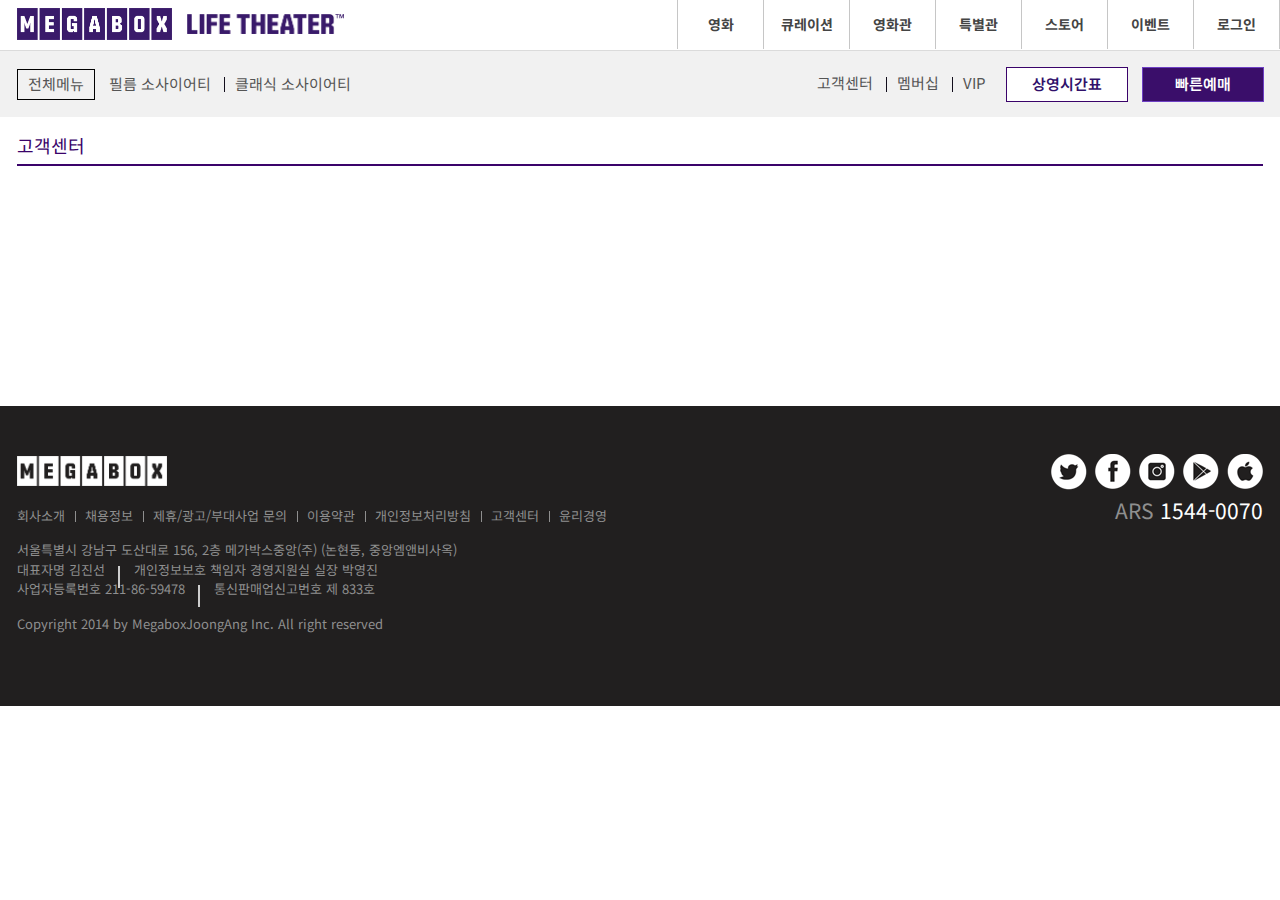
<file: custom/rost.html>
<!DOCTYPE html>
<html lang="ko">
<head>
    <meta charset="UTF-8">
    <meta name="viewport" content="width=device-width, initial-scale=1.0">
    <meta http-equiv="X-UA-Compatible" content="ie=edge">
    <meta name="author" content="insectfow">
    <meta name="description" content="메가박스 영화관 사이트입니다.">
    <meta name="keywords" content="메가박스, 영화, 최신영화, 영화관, CGV, 롯데시네마">
    <title>분실물 문의 및 접수 : 메가박스</title>

    <!-- style -->
    <link rel="stylesheet" href="../assets/css/reset.css">
    <link rel="stylesheet" href="../assets/css/style.css">
    <link rel="stylesheet" href="../assets/css/font-awesome.css">

    <!-- 파비콘 -->
    <link rel="shortcut icon" href="../assets/icons/favicon-64.png">
    <link rel="apple-touch-icon-precomposed" href="../assets/icons/favicon-152.png">
    <link rel="icon" href="assets/icons/favicon-152.png">
    <link rel="icon" href="assets/icons/favicon-16.png" sizes="16x16"> 
    <link rel="icon" href="assets/icons/favicon-32.png" sizes="32x32"> 
    <link rel="icon" href="assets/icons/favicon-48.png" sizes="48x48"> 
    <link rel="icon" href="assets/icons/favicon-64.png" sizes="64x64"> 
    <link rel="icon" href="assets/icons/favicon-128.png" sizes="128x128">

    <!-- 웹 폰트 -->
    <link href="https://fonts.googleapis.com/css?family=Noto+Sans+KR:100,300,400,500,700,900&amp;subset=korean" rel="stylesheet">
    
    <!-- HTML5shiv ie6~8 -->
    <!--[if lt IE 9]> 
        <script src="js/html5shiv.min.js"></script> 
        <script type="text/javascript">
        alert("현재 당신이 보는 브라우저는 지원하지 않습니다. 최신 브라우저로 업데이트해주세요!");
    </script>
    <![endif]-->



    
</head>
<body>
    <!-- 스킵 내비게이션 -->
    <div id="skip">
            <a rel="bookmark" href="#banner">배너 영역 바로가기</a>
            <a rel="bookmark" href="#movie">최신 영화 바로가기</a>
            <a rel="bookmark" href="#event">새로운 이벤트 바로가기</a>
            <a rel="bookmark" href="#new">새로운 영화 바로가기</a>
            <a rel="bookmark" href="#help">고객센터 바로가기</a>
        </div>
        <!-- //스킵 내비게이션 -->

    <!-- 모바일 메뉴 -->
    <nav id="mNav">
        <div class="ham-wrap">
            <div class="ham"><span></span></div>
        </div>
    </nav>



    <header id="header" class="sub">
        <div class="container">
            <div class="row">
                <div class="header">
                    <h1>
                        <a href="../index.html">
                            <em><img src="../assets/img/logo.png" alt="MEGABOX"></em>
                            <strong><img src="../assets/img/logo-sub.png" alt="LIFE THEATER"></strong>
                        </a>    
                    </h1>
                    <nav class="nav">
                        <ul class="clearfix">
                            <li><a href="#">영화</a></li>
                            <li><a href="#">큐레이션</a></li>
                            <li><a href="#">영화관</a></li>
                            <li><a href="#">특별관</a></li>
                            <li><a href="#">스토어</a></li>
                            <li><a href="#">이벤트</a></li>
                            <li><a href="#">로그인</a></li>
                        </ul>
                    </nav>
                </div>
            </div>            
        </div>   
    </header>
    <!-- //header -->

    <section id="banner" class="sub" >
            <div class="banner_menu sub">
                <h2 class="ir_su"> 배너 영역</h2>
                <div class="container">
                    <div class="row">
                        <div class="bm_left">
                            <ul>
                                <li class="total"><a href="#">전체메뉴</a></li>
                                <li class="line"><a href="#">필름 소사이어티</a></li>
                                <li><a href="#">클래식 소사이어티</a></li>
                            </ul>
                        </div>
                    </div>
                    <div class="bm_right">
                        <ul>
                            <li class="line"><a href="#">고객센터</a></li>
                            <li class="line"><a href="membarship.html">멤버십</a></li>
                            <li><a href="#">VIP</a></li> 
                        </ul>
                        <ul class="btn_box">
                            <li class="box1"><a href="#">상영시간표</a></li>
                            <li class="box2"><a href="#">빠른예매</a></li>
                        </ul>
                    </div>
                </div>
            </div>
    </section>
    <!-- //banner -->


    <div id="sub_title">
        <div class="container">
            <div class="row">
                <div class="sub_title">
                    <h2>고객센터</h2>
                </div>
            </div>
        </div>
    </div>
    <!--//sub_title -->


    <section id="contents">
        <div class="container">
            <div class="row">
                <div class="custom_title">

                </div>
                <div class="custom_text">
                    
                </div>
                <div class="custom_question">

                </div>
            </div>
        </div>
    </section>
    <!--// contents -->

    
    <footer id="footer">
        <div id="footer_sns">
            <div class="container">
                <div class="footer_sns">
                    <ul>
                        <li class="icon s1"><a href="#"><span class="ir_pm">트위터</span></a></li>
                        <li class="icon s2"><a href="#"><span class="ir_pm">페이스북</span></a></li>
                        <li class="icon s3"><a href="#"><span class="ir_pm">인스타그램</span></a></li>
                        <li class="icon s4"><a href="#"><span class="ir_pm">구글 플레이</span></a></li>
                        <li class="icon s5"><a href="#"><span class="ir_pm">아이폰 앱스토어</span></a></li>
                    </ul>    
                    <div class="tel">
                        <a href="#">ARS <em>1544-0070</em></a>
                    </div>
                </div>
            </div>
        </div>
        <div id="footer_infor">
            <div class="container">
                <div class="row">
                    <div class="footer_infor">
                        <h2><img src="../assets/img/logo_footer.png" alt="megabox"></h2>
                        <ul>
                            <li><a href="#">회사소개</a></li>
                            <li><a href="#">채용정보</a></li>
                            <li><a href="#">제휴/광고/부대사업 문의</a></li>
                            <li><a href="#">이용약관</a></li>
                            <li><a href="#">개인정보처리방침</a></li>
                            <li><a href="#">고객센터</a></li>
                            <li><a href="#">윤리경영</a></li>
                        </ul>
                        <address>
                            <p>서울특별시 강남구 도산대로 156, 2층 메가박스중앙(주) (논현동, 중앙엠앤비사옥)<br><span class="bar2">대표자명 김진선</span> 개인정보보호 책임자 경영지원실 실장 박영진<br><span class="bar2">사업자등록번호 211-86-59478</span> 통신판매업신고번호 제 833호</p>
                            <p>Copyright 2014 by MegaboxJoongAng Inc. All right reserved</p>
                        </address>
                    </div>
                </div>
            </div>
        </div>
    </footer>
    <!-- //footer -->




    <!-- javascript Libraries -->
    <script src="../assets/js/jquery.min_1.12.4.js"></script>
    <script src="../assets/js/modernizr-custom.js"></script>
</body>
</html>
</file>
<file: assets/css/style.css>
@charset "utf-8";



/* 레이아웃 */
#header {width: 100%; height: 50px;}
#header.sub {border-bottom: 1px solid #dbdbdb;}
#banner {position: relative;}
#banner.sub {background: #f1f1f1;}
#banner.sub_cr {background: url(../img/society_back.jpg) no-repeat;  background-size: cover; height: 585px; }
#banner.sub_mb {background: url(../img/bg_top.jpg) no-repeat;  background-size: cover; height: 300px;}
#movie {background-color: #f2f2f2; }
#contents.sub_cr {background: #8a8b8d; height: 400px;}
#member1.sub_mb {}
#member2.sub_mb {}
#contents2.sub_cr {background-color: #cdcdcd; height: 1000px;position: relative;}
#theater {background: #333333; height: 450px;}
#event {}
#opening {margin: 17px 0; background: url(../img/bg01.jpg) no-repeat center top; background-size: cover; height: 600px;}
#new {}
#help {}
#footer {background: #211f1f; height: 300px; margin-top: 100px; }
#footer.sub_cr {margin-top: 0;}

/* 서브 레이아웃 */
#sub_title {}


/* 스킵 내비게이션 */
#skip { }
#skip a {position: absolute; left: 0px; top: -35px; z-index: 10; width: 140px; border: 1px solid #fff; color: #fff; text-align: center; background: #333; line-height: 30px; }
#skip a:active,
#skip a:focus {top : 0;}


/* 가운데 영역 */
.container {position: relative; width: 1280px; margin: 0 auto;  
    /*background: rgba(0, 0, 0, 0.1);*/
}
.fix_container {position: relative; width: 1280px; margin: 0 auto;}
.row {padding: 0 17px;}



/* 모바일 메뉴 */
#mNav {display: none;}
.ham-wrap {position: absolute; top: 23px; right: 16px;}
.ham-wrap .ham {width: 25px; height: 4px;}
.ham-wrap .ham span {
    position: relative; 
    display: block; width: 25px; height: 4px; background: #30106a;}
.ham-wrap .ham span::before {
    content: ''; 
    width: 25px;
    height: 4px;
    background: #30106a;
    position: absolute;
    left: 0; bottom: -7px;
    transition: transform 0.3s; 
}
.ham-wrap .ham span::after {
    content: ''; 
    width: 25px;
    height: 4px;
    background: #30106a;
    position: absolute;
    left: 0; top: -7px;
    transition: transform 0.3s; 
}


/* 헤더 */
.header {}
.header h1 {float: left; position: relative;}
.header h1 em {padding: 8px 8px 8px 0px; display: inline-block;}
.header h1 em img {width: 155px; }
.header h1 strong {display: block; position: absolute; left: 170px; top: 14px;}
.header h1 strong img {width: 157px;}

.header .nav {float: right;}
.header .nav ul {border-left: 1px solid #c6c6c6;}
.header .nav li {float: left; width: 85px; text-align: center; border-right: 1px solid #c6c6c6;}
.header .nav li a {display: block; padding: 14px 10px; font-size: 14px; font-weight: 700; color: #444;}

/* 배너 */
.banner_menu {overflow: hidden; position: absolute; left: 0; top: 25px; width: 100%; height: 100px; }
.banner_menu ul {float: left;}
.banner_menu a {color: #fff; font-size: 15px; transition: all 0.3s}
.banner_menu a:hover {color: #c1c1c1;}
.banner_menu .bm_left{float: left;}
.banner_menu .bm_left li {display: inline-block; padding: 6px 10px; } 
.banner_menu .bm_left .total {border: 1px solid #fff; padding: 3px 10px;}
.banner_menu .line {position: relative;}
.banner_menu .line:after {content: ''; position: absolute; width: 1px; height: 15px; background: #fff; top: 10px; right: -4px;}
.banner_menu .bm_right {float: right;}
.banner_menu .bm_right ul li {display: inline-block; padding: 5px 10px;  position: relative;} 
.banner_menu .btn_box {}
.banner_menu .btn_box a {font-weight: 600; display: block;}
.banner_menu .btn_box .box1 { border: 1px solid #3a0e6a; background-color: #fff; padding: 5px 20px; width: 80px; text-align: center; margin-left: 10px;}
.banner_menu .btn_box .box1 a {color: #30106a; display: block;}
.banner_menu .btn_box .box2 { border: 1px solid #6e40c4; background-color: #3a0e6a; padding: 5px 20px; width: 80px; text-align: center; margin-left: 10px;     margin-right: 16px;}

/* 배너@sub */
.banner_menu.sub {position: static; padding: 15px 0; height: auto;}
.banner_menu.sub a {color: #555;}
.banner_menu.sub .bm_left .total {border: 1px solid #000;}
.banner_menu.sub .btn_box .box1 {border: 1px solid #3a036a;}
.banner_menu.sub .btn_box .box2 a {color: #fff;}
.banner_menu.sub .line:after {background: #555;}

/* 큐레이션 배너*/
.banner_menu.sub_cr {position: static; padding: 15px 0; height: auto;}
.banner_menu.sub_cr a {color: #fff; display: block;}
.banner_menu.sub_cr .bm_left .total {border: 1px solid #fff; }
.banner_menu.sub_cr .bm_left .total a {color: #fff; display: block;}
.banner_menu.sub_cr .btn_box .box1 {border: 1px solid #3a036a;}
.banner_menu.sub_cr .btn_box .box2 a {color: #fff; }
.banner_menu.sub_cr .line:after {background: #fff;}
.banner_menu.sub_cr .text_cr {padding: 0 17px; padding-top: 200px;}
.banner_menu.sub_cr .text_cr h3 {font-size: 37px; color: #fff; font-weight: 400; padding-bottom: 5px;}
.banner_menu.sub_cr .text_cr p {width: 440px; font-size: 15px; color: #fff; font-weight: 400;padding-top: 25px; padding-bottom: 30px; }
.banner_menu.sub_cr .text_cr .bdbar {border-bottom: 1px solid #fff; width: 6%; height: 3px; padding: 0 17px; padding-top: 20px; display: inline-block;  }
.banner_menu.sub_cr .nav_menu {overflow: hidden; height: 150px;}
.banner_menu.sub_cr .nav_menu ul {position: absolute; bottom: 70px; left: 17px;}
.banner_menu.sub_cr .nav_menu ul li {float: left; color: #fff; margin-left: 20px; font-size: 13px;}
.banner_menu.sub_cr .nav_menu ul li a {}
.banner_menu.sub_cr .nav_menu ul li.all_menu  {margin-left: 0;}
.banner_menu.sub_cr .nav_menu ul li.all_menu a {color: #44929a;}
.banner_menu.sub_cr .nav_menu li:hover a {color: #44929a;}

/* 멤버쉽@sub */
.banner_menu.sub {position: static; padding: 15px 0; height: auto;}
.banner_menu.sub a {color: #555;}
.banner_menu.sub .bm_left .total {border: 1px solid #000;}
.banner_menu.sub .btn_box .box1 {border: 1px solid #3a036a;}
.banner_menu.sub .btn_box .box2 a {color: #fff;}
.banner_menu.sub .line:after {background: #120e1c;}

/* 멤버쉽 배너*/
.banner_menu.sub_mb {position: static; padding: 15px 0; height: auto;}
.banner_menu.sub_mb a {color: #fff;}
.banner_menu.sub_mb .bm_left .total {border: 1px solid #999; }
.banner_menu.sub_mb .bm_left .total a {color: #999;}
.banner_menu.sub_mb .btn_box .box1 {border: 1px solid #3a036a;}
.banner_menu.sub_mb .btn_box .box2 a {color: #fff; }
.banner_menu.sub_mb .line:after {background: #fff;}
.banner_menu.sub_mb .text_cr {padding: 0 17px; padding-top: 110px;}
.banner_menu.sub_mb .text_cr h3 {font-size: 37px; color: #fff; font-weight: 400; padding-bottom: 5px;}
.banner_menu.sub_mb .text_cr p {width: 500px; font-size: 15px; color: #fff; font-weight: 400;padding-top: 25px; padding-bottom: 30px; }
.banner_menu.sub_mb .text_cr .bdbar {border-bottom: 1px solid #fff; width: 6%; height: 3px; padding: 0 17px; padding-top: 20px; display: inline-block;  }
.banner_menu.sub_mb .nav_menu {overflow: hidden; height: 150px;}
.banner_menu.sub_mb .nav_menu ul {position: absolute; bottom: 70px; left: 17px;}
.banner_menu.sub_mb .nav_menu ul li {float: left; color: #fff; margin-left: 20px; font-size: 13px;}
.banner_menu.sub_mb .nav_menu ul li a {}
.banner_menu.sub_mb .nav_menu ul li.all_menu  {margin-left: 0;}
.banner_menu.sub_mb .nav_menu ul li.all_menu a {color: #44929a;}
.banner_menu.sub_mb .nav_menu li:hover a {color: #44929a;}





/* 슬라이드 */
.slider {}
.slider img {display: block;}

/* 무비 */
.movie {padding: 100px 0;}
.movie_title {overflow: hidden; margin-bottom: 60px;}
.movie_title ul {width: 848px; margin: 0 auto;}
.movie_title li {float: left; width: 210px; margin-right: -1px;  text-align: center; border: 1px solid #c4c4c4;}
.movie_title li a {display: block; padding: 15px 0; font-size: 18px; color: #666; font-weight: 700;}
.movie_title li.active a {background: #666; color: #fff;}
.movie_chart {overflow: hidden; /*white-space: nowrap;*/}
.movie_chart > div {display: inline-block; width: 292px; height: 592px; }
.movie_chart > div:last-child {margin-right: 0;}

.movie_chart > div .poster {position: relative;}

.movie_chart > div .poster .rank {
    position: absolute; top: 17px; left: 0; width: 50px; height: 50px; 
    line-height: 50px; background-color: #3276a5;
    text-align: center; 
    box-shadow: 3px 3px 8px rgba(0, 0, 0, 0.5);
}
.movie_chart > div .poster .rank strong {
    color: #fff; font-size: 20px; 
    text-shadow: 1px 1px 3px rgba(0, 0, 0, 0.5)
}

.movie_chart > div .poster .mx {position: absolute; top: 17px; right: 13px;}
/*.movie_chart > div .poster .mx span {width: 103px; height: 23px; display: block;}*/
.movie_chart > div .poster .mx .m {background-position: 0 -80px;}
.movie_chart > div .poster .mx .b {background-position: 0 -107px; margin-top: 4px;}
.movie_chart > div .infor {background-color: #fff; padding: 17px; border: 1px solid #d9d9d9;}
.movie_chart > div .infor h3 {color: #333; font-size: 30px; font-weight: 700; margin-bottom: 20px;}
.movie_chart > div .infor h3 strong {padding-left: 0px;}
.movie_chart > div .infor h3 span {
    width: 30px; height: 30px; display: inline-block; margin-top: 9px; vertical-align: -5px;
}
.movie_chart > div .infor h3 span.all {background-position: -89px -138px;}
.movie_chart > div .infor h3 span.a12 {background-position: -59px -138px; }
.movie_chart > div .infor h3 span.a15 {background-position: 0 -138px;}
.movie_chart > div .infor h3 span.a19 {background-position: -30px -138px;}


.movie_chart > div .infor .infor_btn {}
.movie_chart > div .infor .infor_btn a {
    display: inline-block;
    background: #f2f2f2; color: #666; font-size: 18px;
    padding: 15px 23px; margin-right: 5px;
}
.movie_chart > div .infor .infor_btn a:nth-child(2) {margin-right: 0;}
/* 이벤트 */

.event {overflow: hidden; padding: 100px 0;}
.event h2 {font-size: 30px; padding-bottom: 25px;}
.event .event_left {width: 66%; height: 50%; float: left; margin-right: 2%;}
.event .event_left .event_down {width: 50%; height: 50%; float: left;}
.event .event_right {width: 32%; height: 100%; float: left;}


/* 오픈 */
.opening {padding: 100px 0; text-align: center; color: #bb9b51;}
.opening h2 {}
.opening h2 .grand {background-position: 0 -170px; display: inline-block; width: 330px; height: 50px;}
.opening .date {background-position: 0 -217px; display: inline-block; width: 260px; height: 45px;}
.opening .desc {font-size: 35px; font-weight: 400; padding-bottom: 20px; background: url(../img/bar.png) no-repeat bottom center; background-size: contain;}
.opening .open_box {overflow: hidden; padding: 20px 3% 0 3%;}
.opening .open_box > div {float: left; width: 27.333%; margin: 4% 3% 0 3%;
    box-sizing: border-box;
    background: rgba(0,0,0,0.5); border: 1px solid #3e4b44;
}
.opening .open_box > div h3 {
    margin-top: -20px;
    background: #551e9b;
    border: 1px solid #6e3abb;
    display: inline-block;
    padding: 10px 20px; color: #fff; font-size: 19px;
}
.opening .open_box > div p {font-size: 27px; color: #fff; text-align: center; padding: 6% 0 10% 0; font-weight: 300;}
.opening .open_box > div em { display: block;}
.opening .open_box > div strong {display: block; font-weight: 700;}


/* 새로운 영화 */
.new {overflow: hidden; padding: 100px 0; position: relative;}
.new h2 {font-size: 30px; font-weight: 500; margin-bottom: 20px;}
.new .new_left {margin-right: 423px; position: relative;   height: 500px; overflow: hidden; background: #ccc url(../img/new01.jpg) center center; background-size: cover;}
.new .new_left .play {position: absolute; left: 50%; top: 50%;
    width: 120px; height: 120px; transform: translate(-50%, -50%);}
.new .new_left .play .st0 {fill: #fff; opacity: 0.3;}
.new .new_left .play .st1 {fill: #fff; }
.new .new_right {position: absolute; right: 0; top: 165px; width: 400px; height: 500px; background: #f0f0f0; padding: 34px; box-sizing: border-box;}

.new .new_right .title {font-size: 28px; color: #000; }
.new .new_right .release {font-size: 15px; color: #333;}
.new .new_right .star {padding: 15px 0;}
.new .new_right .star strong {font-size: 18px;}
.new .new_right .star span {display: inline-block; width: 20px; height: 20px; vertical-align: -4px;}
.new .new_right .star .star1 {background-position: -375px -1px;}
.new .new_right .star .star2 {background-position: -413px -1px;}
.new .new_right .star .star0 {background-position: -394px -1px;}
.new .new_right .summary {font-size: 14px;}
.new .new_right .summary .genre {padding-bottom: 3px;}
.new .new_right .summary .age {padding-bottom: 10px;}
.new .new_right .summary .desc {margin-bottom: 20px; height: 130px; overflow: hidden;}


.new .new_right .select {overflow: hidden;}
.new .new_right .select .s1 {float: left; width: 49%; margin-right: 2%;}

.new .new_right .select .s2 {float: left; width: 49%;}
.new .new_right .select .s2 .ui_select1 {background: #2c2f34 url(../img/down.svg) no-repeat right 10px center;
    background-size: 10px 10px;     
}
.new .new_right .select .s2 select::-ms-expand {
    display: none;
}
.new .new_right .select .s3 {float: left; width: 100%; margin-top: 2%;}
.new .new_right .select .s3 input::placeholder {color: #fffbfb; opacity: 1;}
.new .new_right .select .s3 input:-ms-input-placeholder {color: #fffbfb;}
.new .new_right .select .s3 input::-ms-input-placeholder {color: #fffbfb;}



.new .new_right .btn {overflow: hidden; text-align: center; margin-top: 2%;}
.new .new_right .btn a {float: left; width: 49%; box-sizing: border-box; padding: 10px 30px 12px 30px; display: block;}
.new .new_right .btn .white {
    
    margin-right: 2%;
    background-color: #fff;
    color: #3a0e6a;   
    border: 1px solid #3a0e6a;    
}
.new .new_right .btn .white a {}
.new .new_right .btn .purple {
    background-color: #3a0e6a;
    color: #fff;   
    border: 1px solid #fff;    
}
.new .new_right .btn .purple a {}


/* help */
.help {}
.help article {float: left; width: 32%; margin-right: 2%;}
.help article.help_box3 {margin-right: 0;}
.help article > div {border: 1px solid #dbdbdb; box-sizing: border-box; height: 390px;}
.help article.help_box3 > div {border: 0;}
.help article h3 {font-size: 30px; font-weight: 500; margin-bottom: 20px;}





.help .notice {position: relative; padding: 17px;}
.help .notice ul {overflow: hidden;}
.help .notice ul li {float: left; text-align: center; margin-right: -1px;}
.help .notice ul li a {border: 1px solid #dbdbdb; font-size: 15px; color: #666; display: block; width: 80px; padding: 10px 20px; background: #f5f5f5;}
.help .notice ul li.active a {background: #fff;}
.help .notice ul li ul {overflow: hidden; width: 90%; box-sizing: border-box; position: absolute; left: 17px; top: 70px; margin-right: 17px;}
.help .notice ul li ul li {width: 100%; box-sizing: border-box; text-align: left; padding: 17px; border-bottom: 1px solid #dbdbdb;}
.help .notice ul li ul li:last-child {border-bottom: 0;}
.help .notice ul li ul li dt em {color: #666;}
.help .notice ul li ul li dd {color: #333; padding-top: 3px; overflow: hidden; text-overflow: ellipsis; white-space: nowrap;}

.help .card {padding: 17px;}
.help .card ul {}
.help .card ul li {position: relative; border: 1px solid #dbdbdb; padding: 17px; margin-bottom: 17px; min-height: 102px; box-sizing: border-box;}
.help .card ul li a {}
.help .card ul li span {position: absolute; left: 17px; top: 17px;} 
.help .card ul li span img {width: 115px;}
.help .card ul li strong {display: block; font-size: 18px; font-weight: 500; color: #666; padding-left: 125px;}
.help .card ul li em {display: block; padding-left: 125px; font-size: 14px; color: #666; }
/* 고객센터 */
.service {border: 0; padding: 0;}
.service ul {overflow: hidden;}
.service li {float: left; width: 50%; height: 193px; box-sizing: border-box; border: 1px solid #dbdbdb; text-align: center;  }
.service li a span {display: block; width: 120px; height: 120px;overflow: hidden; margin: 20px auto 0 auto;}
.service li a strong {color: #666; font-size: 18px; font-weight: 500;}
.service li a .sv1 {background-position: 0 -255px}
.service li a .sv2 {background-position: -101px -255px}
.service li a .sv3 {background-position: -201px -255px}
.service li a .sv4 {background-position: -300px -255px}
.service li:nth-child(1) {border-right: 0; border-bottom: 0;}
.service li:nth-child(2) {border-bottom: 0;}
.service li:nth-child(3) {border-right: 0; }


/* 푸터 */
.footer_sns {position: absolute; right: 17px; top: 33px; z-index: 1;}
.footer_sns li {display: inline-block; width: 36px; height: 36px; margin-left: 4px;}
.footer_sns li.s1 {background-position: -3px -364px;}
.footer_sns li.s2 {background-position: -48px -401px}
.footer_sns li.s3 {background-position: -93px -401px;}
.footer_sns li.s4 {background-position: -138px -401px;}
.footer_sns li.s5 {background-position: -183px -401px;}
.footer_sns li.s1:hover {background-position: -3px -401px;}
.footer_sns li.s2:hover {background-position: -48px -364px;}
.footer_sns li.s3:hover {background-position: -93px -364px;}
.footer_sns li.s4:hover {background-position: -138px -364px;}
.footer_sns li.s5:hover {background-position: -183px -364px;}
.footer_sns .tel {text-align: right; padding-top: 5px;}
.footer_sns .tel a {color: #8f8f8f; font-size: 21px;}
.footer_sns .tel a em {color: #fff;}

.footer_infor {padding: 50px 0; width: 80%;}
.footer_infor h2 img {width: 150px;}
.footer_infor ul {padding: 15px 0;}
.footer_infor li {position: relative; display: inline; padding-right: 16px;}
.footer_infor li:after {content: ''; position: absolute; right: 5px; top: 5px; width: 1px; height: 11px; background: #8f8f8f;}
.footer_infor li:last-child:after {width: 0; height: 0;}
.footer_infor li a {color: #8f8f8f;}
.footer_infor li a:hover {color:#fff;}
.footer_infor address p {color: #8f8f8f; padding-bottom: 15px;}



/* sub */
/* sub_title */
.sub_title {border-bottom: 2px solid #3a036a; margin-top: 15px;}
.sub_title h2 {font-size: 18px; padding-bottom: 5px; color: #3a036a;}

/* custom_title */
.custom_title {margin-top: 40px;}
.custom_title ul {overflow: hidden; border: 1px solid #dbdbdb;}
.custom_title li {float: left; width: 16.666%; height: 200px; border-right: 1px solid #dbdbdb; box-sizing: border-box; text-align: center;}
.custom_title li:rast-child {border-right: 0;}
.custom_title li span.img_svg {width: 120px; height: 120px; margin: 20px auto 0 auto; display: block; overflow: hidden;}
.custom_title li strong {display: block; padding-bottom: 2px; font-size: 16px; color: #666;}
.custom_title li:hover {background: #f1f1f1;}
.custom_title li:active {background: #f1f1f1;}
.custom_title li.last {box-shadow: inset 0 0 0 10px #f1f1f1; padding: 25px;}
.custom_title li.last em {display: block; font-size: 18px; color: #666; font-weight: bold;}
.custom_title li.last strong {display: block; color: #60a1aa; border-bottom: 1px solid #ccc; padding-bottom: 20px;}
.custom_title li.last a {display: block; color: #39106a; font-size: 28px; font-weight: bold; padding-top: 20px; margin-bottom: 20px;}
.custom_title li.last:hover {background: transparent;}

/* custom_text */
.custom_text {padding: 50px;}
.custom_text h3 {color: #333; font-size: 18px; font-weight: 700; padding-bottom: 5px;}
.custom_text .custom_term {
    overflow-y: auto; overflow-x: hidden;
    max-height: 100px;
    background: #f1f1f1; padding: 15px; border: 1px solid #dbdbdb;}
.custom_text .custom_term h4 {font-size: 16px; padding-bottom: 5px;}
.custom_text .custom_term p {padding-bottom: 10px; color: #666;}
.custom_text .person {font-size: 14px; position: relative;}
.custom_text .person .person_agree {position: absolute; right: 0; top: 0;}
.custom_text .person .person_agree li {display: inline-block; padding-left: 10px;}

/* custom_notice */
.custom_notice {padding: 50px 0; position: relative;}
.custom_notice h3 {font-size: 28px; padding-bottom: 30px;}
.custom_notice .tab_tit {padding-bottom: 50px;}
.custom_notice .tab_tit ul {overflow: hidden; position: relative; }
.custom_notice .tab_tit ul::before {
    content: '';
    width: 100%; height: 1px; background: #e1e1e1;
    position: absolute; left: 0; bottom: 0; z-index: -1;
}
.custom_notice .tab_tit li {float: left; width: 140px; border: 1px solid #e1e1e1;  text-align: center; margin-right: -1px;}
.custom_notice .tab_tit li a {padding: 10px; display: block; font-size: 14px; background-color: #f9f9f9; }
.custom_notice .tab_tit li.active a {background: #fff;}
.custom_notice .tab_tit li.active {border-bottom-color: #fff;}
.custom_notice .tab_cont {background: #fff;}
.custom_notice .tab_cont .secrch {position: absolute; right: 0; top: 177px;}


/* custom_fap */
.custom_faq {margin-top: 60px; position: relative;}
.custom_faq .hide {display: none; background: #fff;}
.custom_faq .hide:active { display: block; color: #655aa8;}
.custom_faq .best {background: #f2f2f2;}
.custom_faq .best:hover {}
.custom_faq .best .nob {color: #7f6ab0;}
.custom_faq .best:focus .pb {color: #655aa8;}
.custom_faq .table_style2 .table tbody:focus td.pb {color: #655aa8;}
.no_more {width: 100%; text-align: center;}
.no_more span {border: 1px solid #ccc; margin: 20px 2px 0 2px; width: 10px; height: 18px; padding: 2px 5px; display: inline-block; text-align: center; font-size: 12px;}
.no_more span.pp {background: #503396; border: 1px solid #000;}
.no_more span.pp a { color: #fff;}
.custom_faq .form_group {position: absolute; top: -40px; right: 0;}
.custom_faq .ui_input1 {margin-left: 5px; margin-bottom: 4px;}

/* custom_lost*/
.custom_lost {overflow: hidden; }
.custom_question1 {position: relative;}
.custom_question1 .form_group {position: absolute; top: 0; right: -10px;}
.custom_question1 .form_group select#spot3.ui_select1 { }
.custom_question1 .form_group input.ui_input1 {margin-top: -4px;}
.callendar {font-size: 18px; background: #f8f8f8; color: #666; border: 1px solid #d9d9d9; width: 28px; height: 28px; vertical-align: middle;}

/* sub_맴버십*/
.member1 {margin-top: 50px; overflow: hidden; padding: 0 17px;}
.member1 h4 {font-size: 24px; width: 100%; border-bottom: 1px solid #e1e1e1; padding-bottom: 15px;}
.member1 .mb_box {border-radius: 3px; float: left; width: 16%; background: #fff; border: 1px solid #e1e1e1; padding: 4px; margin: 15px 0; height: 233px; box-sizing: border-box; margin-right: 9.9px;}
.member1 .mb_box .mb_box1 {background: #e1e1e1; border: 1px solid #e1e1e1;}
.member1 .mb_box .mb_box1 .mb_btop {height: 100px;}
.member1 .mb_box .mb_box1 .mb_btop img {width: 70%; padding-top: 6px; padding-left: 28px;}
.member1 .mb_box .mb_box1 .pline2 {border-color: #fff; }
.member1 .mb_box .mb_box1 .mb_bbot {background: #e1e1e1; height: 90px;}
.member1 .mb_box .mb_box1 p {font-size: 14px; text-align: center; padding-top: 15px; font-weight: 600; color: #53565a;}
.member1 .mb_box .mb_box1 a {width: 80px; height: 22px; background: #fff; border: 1px solid #e1e1e1; margin-left: 53px; margin-top: 3px; display: inline-block;}
.member1 .mb_box .mb_box1 a span {text-align: center; font-size: 13px; padding: 0 3px; display: inline-block; padding-left: 10px;}
.member1 .mb_box:nth-child(7) {margin-right: 0;}
.member1 p.mbt {display: inline-block; margin-left: 30px; opacity: 0.8;}

/* sub_멤버십2*/
.member2 {margin-top: 50px; overflow: hidden; padding: 0 17px;}
.member2 h4 {font-size: 24px; width: 100%; border-bottom: 1px solid #e1e1e1; padding-bottom: 15px;}
.member2 .mb_info {margin: 30px 0 0 0; width: 550px; float: left; margin-left: 30px; margin-right: 60px;}
.member2 .mb_info .mbw_left {margin-right: 10px; border: 1px solid #d2d2d2; float: left; background: #e1e1e1; width: 100px; height: 100px; border-radius: 3px; padding: 4px; box-sizing: border-box;}   
.member2 .mb_info .mbw_left .left_in {background: #333; height: 90px;}
.member2 .mb_info .mbw_left .left_in p {text-align: center; padding-top: 25px; color: #e1e1e1; padding-left: 3px;}
.member2 .mb_info .con { width: 3%; float: left; padding-top: 40px; color: #e1e1e1; margin-right: 5px;}
.member2 .mb_info .mbw_right {border: 5px solid #e1e1e1; border-radius: 3px; float: right; width: 400px; height: 90px; display: inline; background: #fff;}
.member2 .mb_info .mbw_right p.b1 {color: #848484; font-weight: 600; float: left; width: 180px; height: 90px; text-align: center; padding-top: 25px; margin-left: 10px;}
.member2 .mb_info .mbw_right i {float: left; width: 10px; padding-top: 40px; margin-left: 5px; margin-right: 10px; color: #333333;} 
.member2 .mb_info .mbw_right p.b2 {color: #848484; font-weight: 600; float: left; width: 170px; height: 70px; text-align: center; padding-top: 36px; }
.member2 p.mbs {width: 100%; display: inline-block; margin-top: 15px; margin-left: 30px; opacity: 0.8; margin-bottom: 40px;}
.member2 .mb_info .mbw_left .left_in p.p1 {text-align: center; padding-top: 8px; color: #e1e1e1;}
.member2 .mb_info .mbw_right p.b3 {color: #848484; font-weight: 600; float: left; width: 180px; height: 90px; text-align: center; padding-top: 36px; margin-left: 10px;}
.member2 .mb_info:nth-child(3) {margin-right: 0;}
.member2 .botton25 {margin-left: 320px; display: inline-block; margin-bottom: 40px;}
.member2 .botton25 a {width: 300px; height: 40px; margin-right: 10px; background: #503396; display: block; float: left;}
.member2 .botton25 a span {color : #fff; text-align: center; padding-top: 10px; display: block; font-size: 15px;}
.member2 .botton25 a.lo {width: 300px; height: 40px; background: #503396; display: block; float: left;}


/* sub_멤버십3*/
.member3 {margin-top: 30px; overflow: hidden; padding: 0 17px; position: relative;}
.member3 h4 {font-size: 22px; margin-right: 40px; width: 100%; margin-bottom: 20px; font-weight: 600;}
.member3 .botton26 {position: absolute; top: 0; right: 0; margin-right: 60px;}
.member3 .botton26 i {}

.member3 h3 {font-size: 24px; width: 100%; border-bottom: 1px solid #e1e1e1; padding-bottom: 15px;}
.member3 p.point2 {padding-left: 12px; font-size: 15px; margin-top: 30px;} 
.member3 h5.point2 {padding-left: 12px; font-size: 20px; margin-top: 10px;}
.member3 .tiket_box {border: 5px solid #e1e1e1; border-radius: 3px; background: #fff; padding: 30px; display: block; margin: 10px 0 20px 0;}
.member3 .tiket_box li {padding: 4px 0;}
.member3 .hide_box {margin: 5px 0 0 30px;}
.member3 .hide_box ul {}
.member3 .hide_box ul li {padding: 5px 0;}
.member3 .hide_box ul li.point3 {padding-left: 12px;}
.member3 table {width: 100%; height: 900px; border-bottom: 1px solid #e1e1e1; border-top: 0; border-right: 0; border-left: 0;}
.member3 table th {border: 1px solid #e1e1e1; color: #666666; background: #f2f2f2; height: 50px;}
.member3 table td {border: 1px solid #e1e1e1; color: #;}
.member3 p.mbs {margin-top: 10px; margin-left: 10px; color: #666;}
.member3 table.che {height: 300px;}
.member3 table.che tbody td.ti{padding-left: 20px;}
.member3 .hide_box ul li.point4 {padding-left: 12px;}
.member3 .ppt {margin-top: 15px; border-bottom:2px solid #503396; padding: 0 25px;background: #7A67AC;font-weight: 700;line-height: 40px;text-align: left;color: #fff;}
/* custom_rent */
.custom_text {}
.custom_text h3 {font-size: 28px; margin-bottom: 30px; margin-left: -50px;}
.custom_text h4 {font-size: 15px; margin-bottom: 5px;}



/* curation*/
.contents {padding: 60px 17px; margin: 0 auto;}
.contents .brand {}
.contents .brand h2 {text-align: center; font-size: 30px; color: #54585b; font-weight: 800;}
.contents .brand h3 {text-align: center; color: #d8d8d6; font-size: 23px; }
.contents .brand h3 span {color: #fff; font-size: 25px;}
.contents .brand .pline {margin-bottom: 40px;}
.contents .brand ul {margin-left: 16%;  }
.contents .brand ul li {font-size: 15px; padding-left: 15px; color: #d8d8d6; font-weight: 400;  }



/*curation contents2*/
.contents2 {height: 1000px;}
.contents2 .Fsociety {width: 440px; height: 1000px;  margin: 0 50px; position: absolute; top: -80px; left: 10%; background: #fff; }


.contents2 .Fsociety .box_top {margin-top: 80px; height: 200px; padding: 50px;}
.contents2 .Fsociety .box_top h4 {padding-left: 20px; padding: 20px; background: #e53e2e; width: 0; color: #fff; font-size: 15px; font-weight: 600; position: absolute; top: -20px;
    left: 175px; width: 70px; }
.contents2 .Fsociety .box_top h2 {font-size: 25px; color: #e53e2e; font-weight: 600;}
.contents2 .Fsociety .box_top p {margin-top: 20px; margin-bottom: 10px; font-size: 16px; font-weight: 500; color: #6c6d6f;}
.contents2 .Fsociety .box_top ul {width: 320px;}
.contents2 .Fsociety .box_top ul li {color: #a7a7a7; font-weight: 400; font-size: 15px;}

.contents2 .Fsociety .box_bottom {position: relative; margin-top: 10px; height: 400px; padding: 20px 50px 50px 50px; overflow: hidden;}
.contents2 .Fsociety .box_bottom h3 {font-size: 20px; color: #e53e2e; font-weight: 600; margin-bottom: 30px;}
.contents2 .Fsociety .box_bottom h3 img {width: 13%; position: absolute; top: 22px; right: 30px;}
.contents2 .Fsociety .box_bottom p {position: relative; color: #828385; display: inline-block; width: 350px; border-top: 1px solid #999999; border-bottom: 1px solid #999999; margin-top: -1px; padding: 10px 0; font-size: 14px;}
.contents2 .Fsociety .box_bottom p span {padding-right: 10px; color: #828385; height: 20px; }
.contents2 .Fsociety .box_bottom i {position: absolute; top: 12px; right: 5px; width: 10px;  height: 10px;  color: #000;}
.contents2 .Fsociety .box_bottom ul {margin-top: 10px;}
.contents2 .Fsociety .box_bottom ul li {color: #a7a7a7; font-size: 13px;}
.contents2 .Fsociety .box_bottom .botton {width: 120px; height: 35px; background: #e53e2e; margin: 0 auto; margin-top: 40px; box-shadow: 0px 0px 2px rgba(0,0,0,0.8);}
.contents2 .Fsociety .box_bottom .botton span {display: block; text-align: center; padding-top: 5px; color: #fff; font-weight: 400; font-size: 15px;}



.contents2 .Csociety {width: 440px; height: 1000px; margin: 0 50px; background: #fff; position: absolute; top: -80px; right: 10%; border-radius: 0px 0px 70px 70px / 70px 0px 70px 70px;}
.contents2 .Csociety .box_top2 {margin-top: 80px; height: 200px; padding: 50px;}
.contents2 .Csociety .box_top2 h4 {border-radius: 0px 0px 70px 70px / 70px 0px 70px 70px; padding-left: 20px; padding: 20px; background: #34637f; width: 0; height: 80px; color: #fff; font-size: 15px; font-weight: 600; position: absolute; top: -20px;
    right: 175px; width: 70px; }
.contents2 .Csociety .box_top2 h2 {font-size: 25px; color: #34637f; font-weight: 600;}
.contents2 .Csociety .box_top2 p {margin-top: 20px; margin-bottom: 10px; font-size: 16px; font-weight: 500; color: #6c6d6f;}
.contents2 .Csociety .box_top2 ul {width: 320px;}
.contents2 .Csociety .box_top2 ul li {color: #a7a7a7; font-weight: 400; font-size: 15px;}

.contents2 .Csociety .box_bottom2 {position: relative; margin-top: 10px; height: 400px; padding: 20px 50px 50px 50px; overflow: hidden;}
.contents2 .Csociety .box_bottom2 h3 {font-size: 20px; color: #34637f; font-weight: 600; margin-bottom: 30px;}
.contents2 .Csociety .box_bottom2 h3 img {width: 13%; position: absolute; top: 22px; right: 33px;}
.contents2 .Csociety .box_bottom2 p {position: relative; color: #828385; display: inline-block; width: 350px; border-top: 1px solid #999999; border-bottom: 1px solid #999999; margin-top: -1px; padding: 10px 0; font-size: 14px;}
.contents2 .Csociety .box_bottom2 p span { text-indent: 2em;padding-right: 10px; color: #828385; height: 20px;}
.contents2 .Csociety .box_bottom2 i {position: absolute; top: 25px; right: 5px; width: 10px;  height: 10px;  color: #000;}
.contents2 .Csociety .box_bottom2 ul {margin-top: 10px;}
.contents2 .Csociety .box_bottom2 ul li {color: #a7a7a7; font-size: 13px;}
.contents2 .Csociety .box_bottom2 .botton {width: 120px; height: 35px; background: #34637f; margin: 0 auto; margin-top: 37px; box-shadow: 0px 0px 2px rgba(0,0,0,0.8);}
.contents2 .Csociety .box_bottom2 .botton span {display: block; text-align: center; padding-top: 5px; color: #fff; font-weight: 400; font-size: 15px;}

/* theater */
.theater {margin: 0px 40px; padding-top: 30px; overflow: hidden; margin-bottom: 40px;}
.theater h2 {color: #fff; font-size: 18px; padding-bottom: 30px;}
.theater ul {}
.theater ul li {overflow: hidden; height: 40px; font-size: 13px;}
.theater ul li a {color: #8a8a8a; padding: 0 3px; width: 200px; }
.theater ul li a:hover {color: #fff;}
.theater ul li span {color: #fff; float: left; width: 120px; height: 20px; font-size: 14px;}


/* 호환성 코드 */
.ie11 .ui_select1 {border-right: 0;}
.ie10 .ui_select1 {border-right: 0;}
.ie9 .ui_select1 {border-right: 0;}
.ie9 .ui_select2 {border-right: 0;}


/* 미디어 쿼리 */
/* 화면 너비 0~1290 */
@media(max-width: 1290px) {
    .container {width: 100%;}
    #header .row {padding-right: 0;}

}

/* 화면 너비 0 ~ 1024 */
@media(max-width: 1024px) {
    .header h1 em {padding: 11px 11px 8px 0px; }
    .header h1 em img {width: 135px; }
    .header h1 strong {left: 150px; top: 18px;}
    .header h1 strong img {width: 117px;}
    .header .nav li a { padding: 14px 7px; font-size: 15px; font-weight: 700;}
    .banner_menu .bm_left ul {display: none;}
    .banner_menu .bm_right ul:first-child {display: none;}

    .help article.help_box1 {width: 49%; margin-right: 2%;}
    .help article.help_box2 {width: 49%; margin-right: 0;}
    .help article.help_box3 {width: 100%; margin-top: 2%; }
    .help article.help_box3 > div {border: 1px solid #dbdbdb; height: auto;}
    .help article.help_box3 h3 {overflow: hidden; position:absolute; width:0; height:0; line-height:0; text-indent:-9999px; }
   
    .service li {width: 25%; border: 0; height: auto;}
    .service li a span {display: block; padding: 8% 23% 0 23%;}
    .service li a strong {padding-bottom: 10%; display: block;}
}
/* 화면 너비 0 ~ 900*/
@media(max-width: 900px) {
    .help article.help_box1 {width: 100%; margin-right: 0%;}
    .help article.help_box2 {width: 100%; margin-right: 0;}

}


/* 화면 너비 0 ~ 960*/
@media(max-width: 960px) {
    body {background: #d9d7e0;}
    #header {background: #fff;}
    #movie {background: #d9d7e0;}
    #mNav {display: block;}
    #footer {margin-top: 17px;}
    .header .nav {display: none;}    
    .header h1 em {padding-right: 0;}
    .header h1 {text-align: center; float: none;}
    .header h1 strong {left: 0px;}

    .movie {background: #fff; padding: 0; margin: 17px 0; padding: 34px;}
    .movie_title {margin-bottom: 30px;}
    .movie_title ul {width: auto; margin: 0; height: 33px; border-bottom: 2px solid #ebebeb; padding-bottom: 4px;}
    .movie_title li {float: left; width: auto; border: 0;}
    .movie_title li a {display: block; padding: 0; font-size: 18px; margin-right: 30px; }
    .movie_title li.active a {background: transparent; color: #000; border-bottom: 2px solid #000; padding-bottom: 10px;}
    
    .event {padding:32px; background: #fff;}
    .event h2 {font-size: 18px; border-bottom: 2px solid #ebebeb; padding-bottom: 10px; height: 27px; font-weight: 500; margin-bottom: 20px;}
    .event h2 em {border-bottom: 2px solid #000; padding-bottom: 10px;}
    .event .event_left {width: 100%; margin-right: 0;}
    .event .event_left .event_down {width: 50%; height: 50%; float: left;}
    .event .event_right {display: none;}

    .opening {padding: 50px 0;}
    .opening .open_box {display: none;}

    .card {padding: 0; border: 0;}




    .new {padding: 34px; background: #fff;}
    .new h2 {font-size: 18px; border-bottom: 2px solid #ebebeb; padding-bottom: 10px; height: 27px; font-weight: 500; margin-bottom: 20px;}
    .new h2 em {border-bottom: 2px solid #000; padding-bottom: 10px;}
    .new .new_left {margin-right: 0; height: 400px;}
    .new .new_right {position: relative; width: 100%; top: 0; height: auto;}
    .new .new_right .summary .desc {height: auto;}


    .help article.help_box1 {background: #fff; margin-top: 17px; padding: 34px; box-sizing: border-box;}
    .help article.help_box2 {background: #fff; margin-top: 17px; padding: 34px; box-sizing: border-box;}
    .help article.help_box3 {background: #fff; margin-top: 17px;}
    .help article.help_box1 h3 {font-size: 18px; border-bottom: 2px solid #ebebeb; padding-bottom: 10px; height: 27px; font-weight: 500; margin-bottom: 20px;}
    .help article.help_box1 h3 em {border-bottom: 2px solid #000; padding-bottom: 10px;}
    .help article.help_box2 h3 { font-size: 18px; border-bottom: 2px solid #ebebeb; padding-bottom: 10px; height: 27px; font-weight: 500; margin-bottom: 20px;}        
    .help article.help_box2 h3 em {border-bottom: 2px solid #000; padding-bottom: 10px;}




}   

/* 화면 너비 0 ~ 768*/
@media(max-width: 768px) {
    /*.row {padding: 0 16px;}
    .event {overflow: hidden; padding: 34px;}
    .event h2 {font-size: 30px; padding-bottom: 25px;}
    .event .event_left {width: 66%; height: 50%; float: left; margin-right: 2%;}
    .event .event_left .event_down {width: 50%; height: 50px; float: left;}
    .event .event_right {width: 32%; height: 100%; float: left;}*/

    
    

}

/* 화면 너비 0 ~ 600*/
@media(max-width: 600px) {
    .header h1 strong {display: none;}
    .header h1 {text-align: left;}
    .banner_menu {top: auto; bottom: 20px; height: auto; width: auto;}
    .banner_menu .btn_box .box1 {background: #000; border-color: #fff;  font-size: 12px;}
    .banner_menu .btn_box .box1 a {color: #fff; display: block; }
    .banner_menu .btn_box .box2 {background: #000; color: #fff; border-color: #fff;  font-size: 12px; }
    .banner_menu .btn_box .box2 a {color: #fff; display: inline-block; }
    .event {padding:17px;}
    .event h2 {font-size: 14px; height: 20px; font-weight: 500;}

    .card {padding: 0;}

    
    .opening {padding: 20px 0;}
    .opening h2 {margin-bottom: 10px;}
    .opening h2 .grand {background-size: 200px; background-position: 0 -70px; width: 136px; height: 17px;}
    .opening .date {display: none;}
    .opening .desc {font-size: 16px; padding: 0% 12% 4% 12%; font-weight: 400; background-size: 200px;}



    .movie {padding: 30px;}
    .movie_title {margin-bottom: 20px;}
    .movie_title ul {width: auto; margin: 0; height: 23px; border-bottom: 2px solid #ebebeb; padding-bottom: 4px;}
    .movie_title li {float: left; width: auto; border: 0;}
    .movie_title li a {display: block; padding: 0; font-size: 14px; margin-right: 15px; font-weight: 500;}
    .movie_title li.active a {background: transparent; color: #000; border-bottom: 2px solid #000; padding-bottom: 6px;}


    .movie_chart > div {height: 540px;}
    .movie_chart > div .infor {text-align: center; border: 1px solid #d9d9d9;}
    .movie_chart > div .infor h3 {color: #333; font-size: 18px; font-weight: 600; margin-bottom: 10px;}
    .movie_chart > div .infor h3 strong {padding-left: 0px;}
    .movie_chart > div .infor h3 span {display: none;}
    .movie_chart > div .infor .infor_btn a {font-size: 15px; padding: 5px 38px; border: 1px solid #bababa;}
    .movie_chart > div .infor .infor_btn a:last-child {display: none;}

    .new {padding: 17px;}
    .new h2 {font-size: 14px; height: 20px; font-weight: 500;}
    .new .new_left {height: 200px;}
    .new .new_left .play {width: 80px; height: 80px;}
    .new .new_right {padding: 17px;}
    .new .new_right .title {font-size: 22px;}
    .new .new_right .star {padding: 9px 0;}
    .new .new_right .select .s1 {width: 100%; margin-right: 0; margin-bottom: 2%;}
    .new .new_right .select .s2 {width: 100%;}
    
    .banner_menu .btn_box .box2 > div {border: 0;}
    .banner_menu .btn_box .box3 > div {border: 0;}
    .banner_menu .btn_box .box1 {padding: 17px;}
    .banner_menu .btn_box .box2 {padding: 17px;}
    .banner_menu .btn_box .box1 h3 {font-size: 14px; height: 20px; font-weight: 500;}
    .banner_menu .btn_box .box2 h3 {font-size: 14px; height: 20px; font-weight: 500;}

    .service li a strong {font-size: 14px;}
    .service li a span {padding: 10% 24% 0 24%;}
    

}

/* 화면 너비 0 ~ 480*/
@media(max-width: 480px) {
    
}

/* 화면 너비 0 ~ 320*/
@media(max-width: 320px) {
    
}

/* img icon@2 */
.icon {background-image: url(../img/icon.png);}
.img-normal {display: block;}
.img-retina {display: none;}
@media only screen and (-webkit-min-device-pixel-ratio: 1.5),
       only screen and (min-device-pixel-ratio: 1.5),
       only screen and (min-resolution: 1.5dppx) {
        .icon {background-image: url(../img/icon@2.png); background-size: 500px;}
        .img-normal {display: none;}
        .img-retina {display: block;}
        }
</file>
